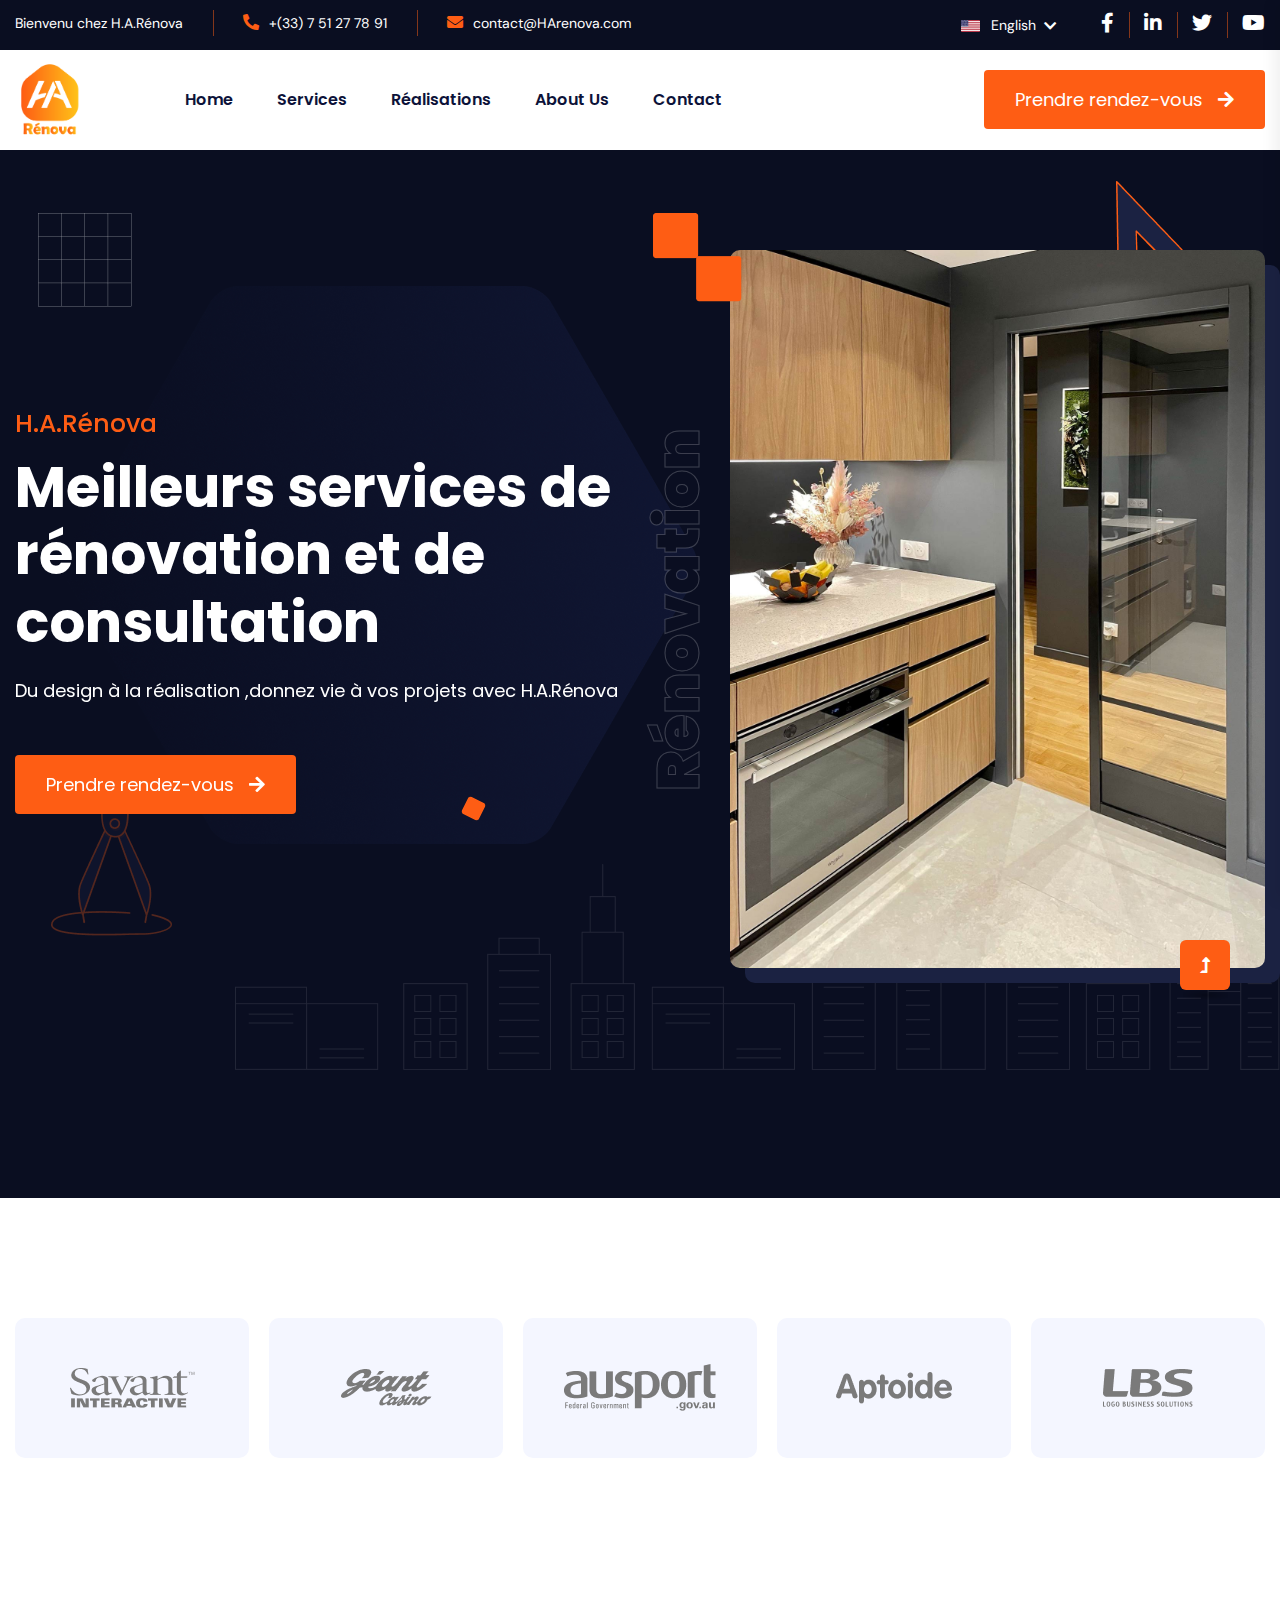
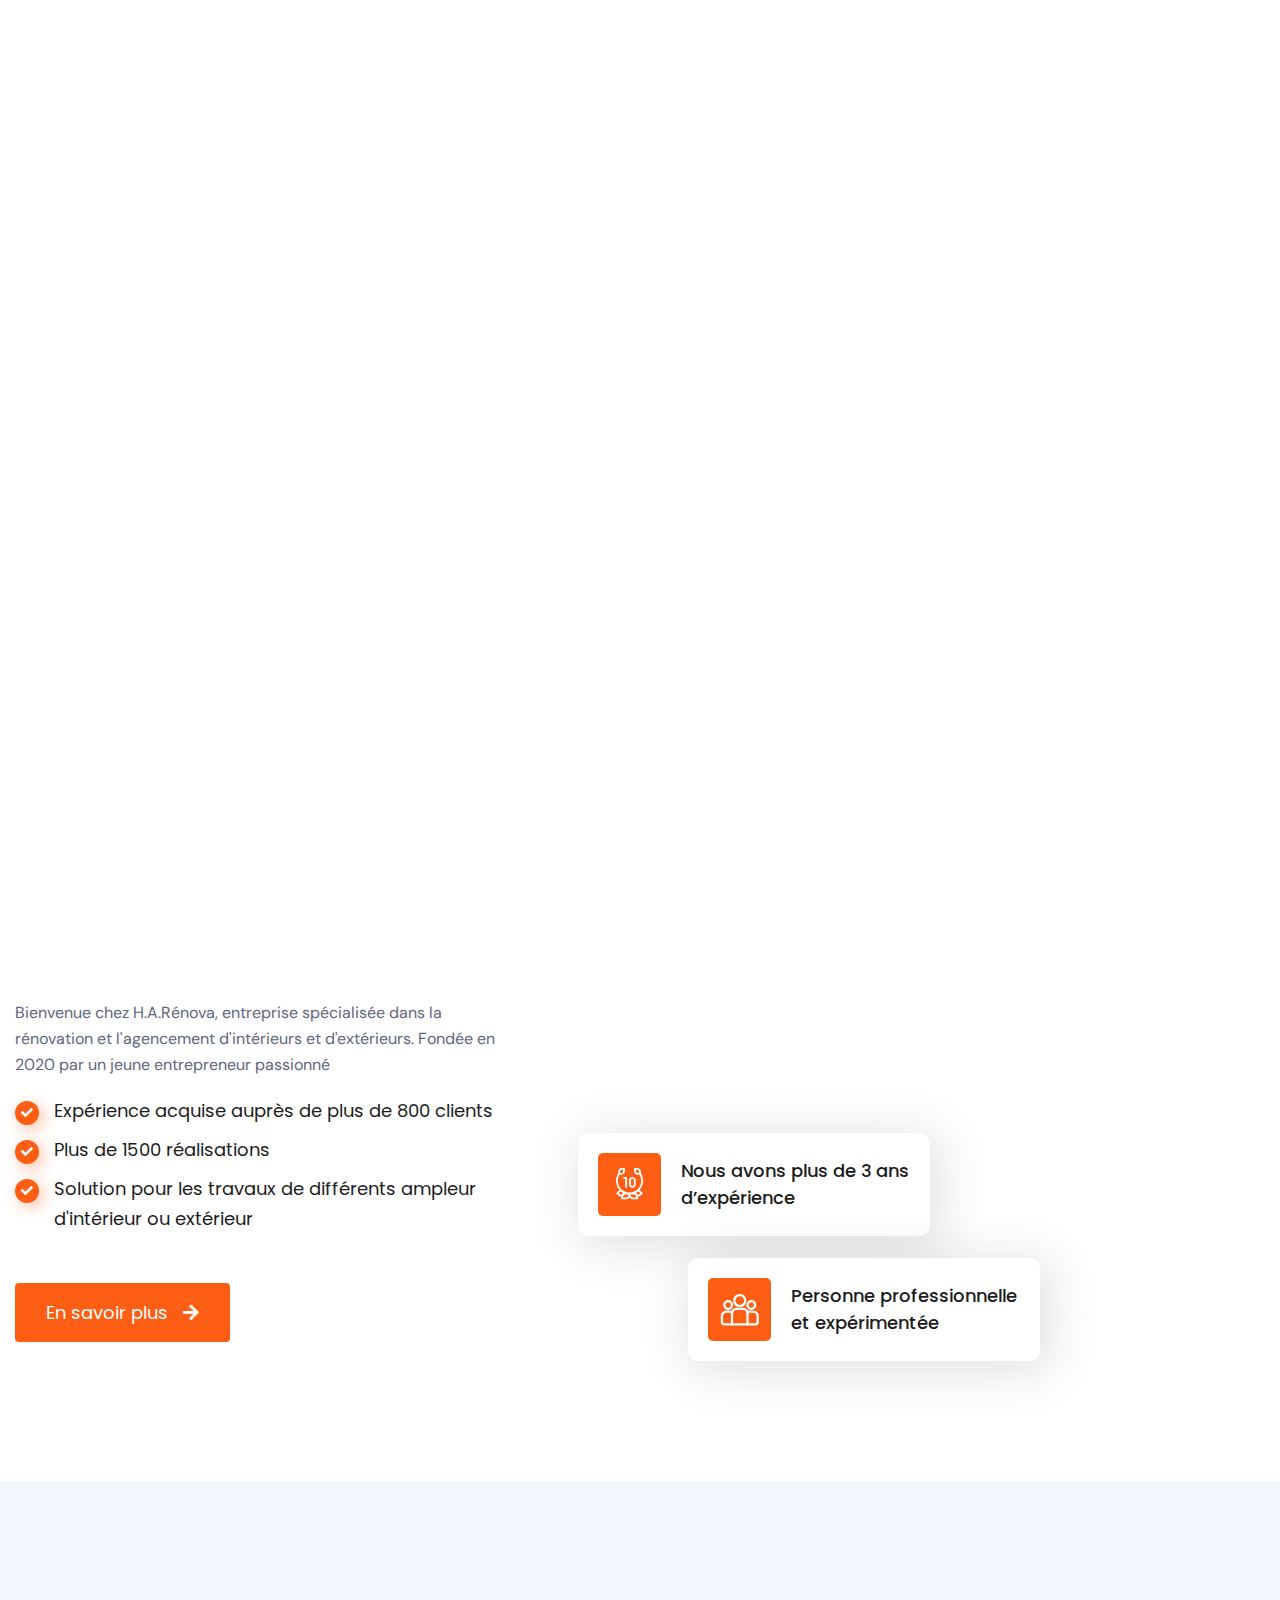
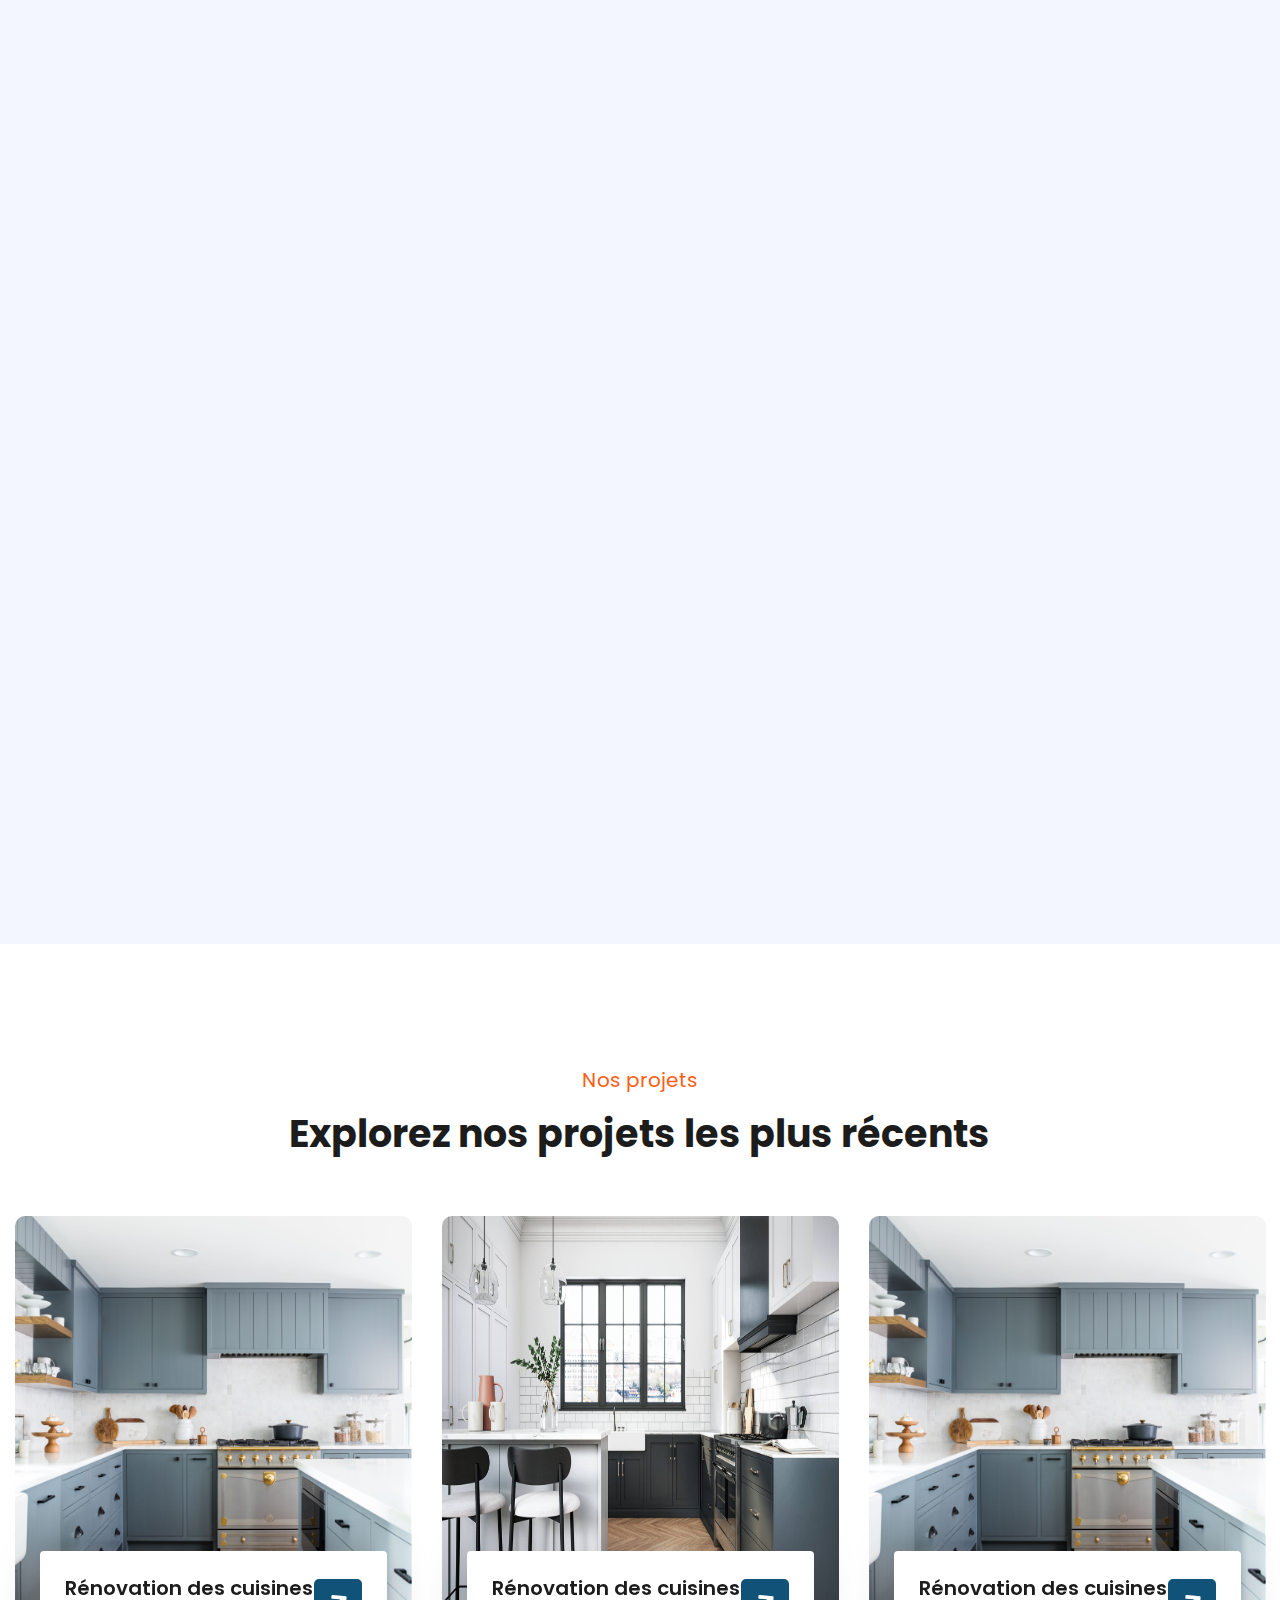
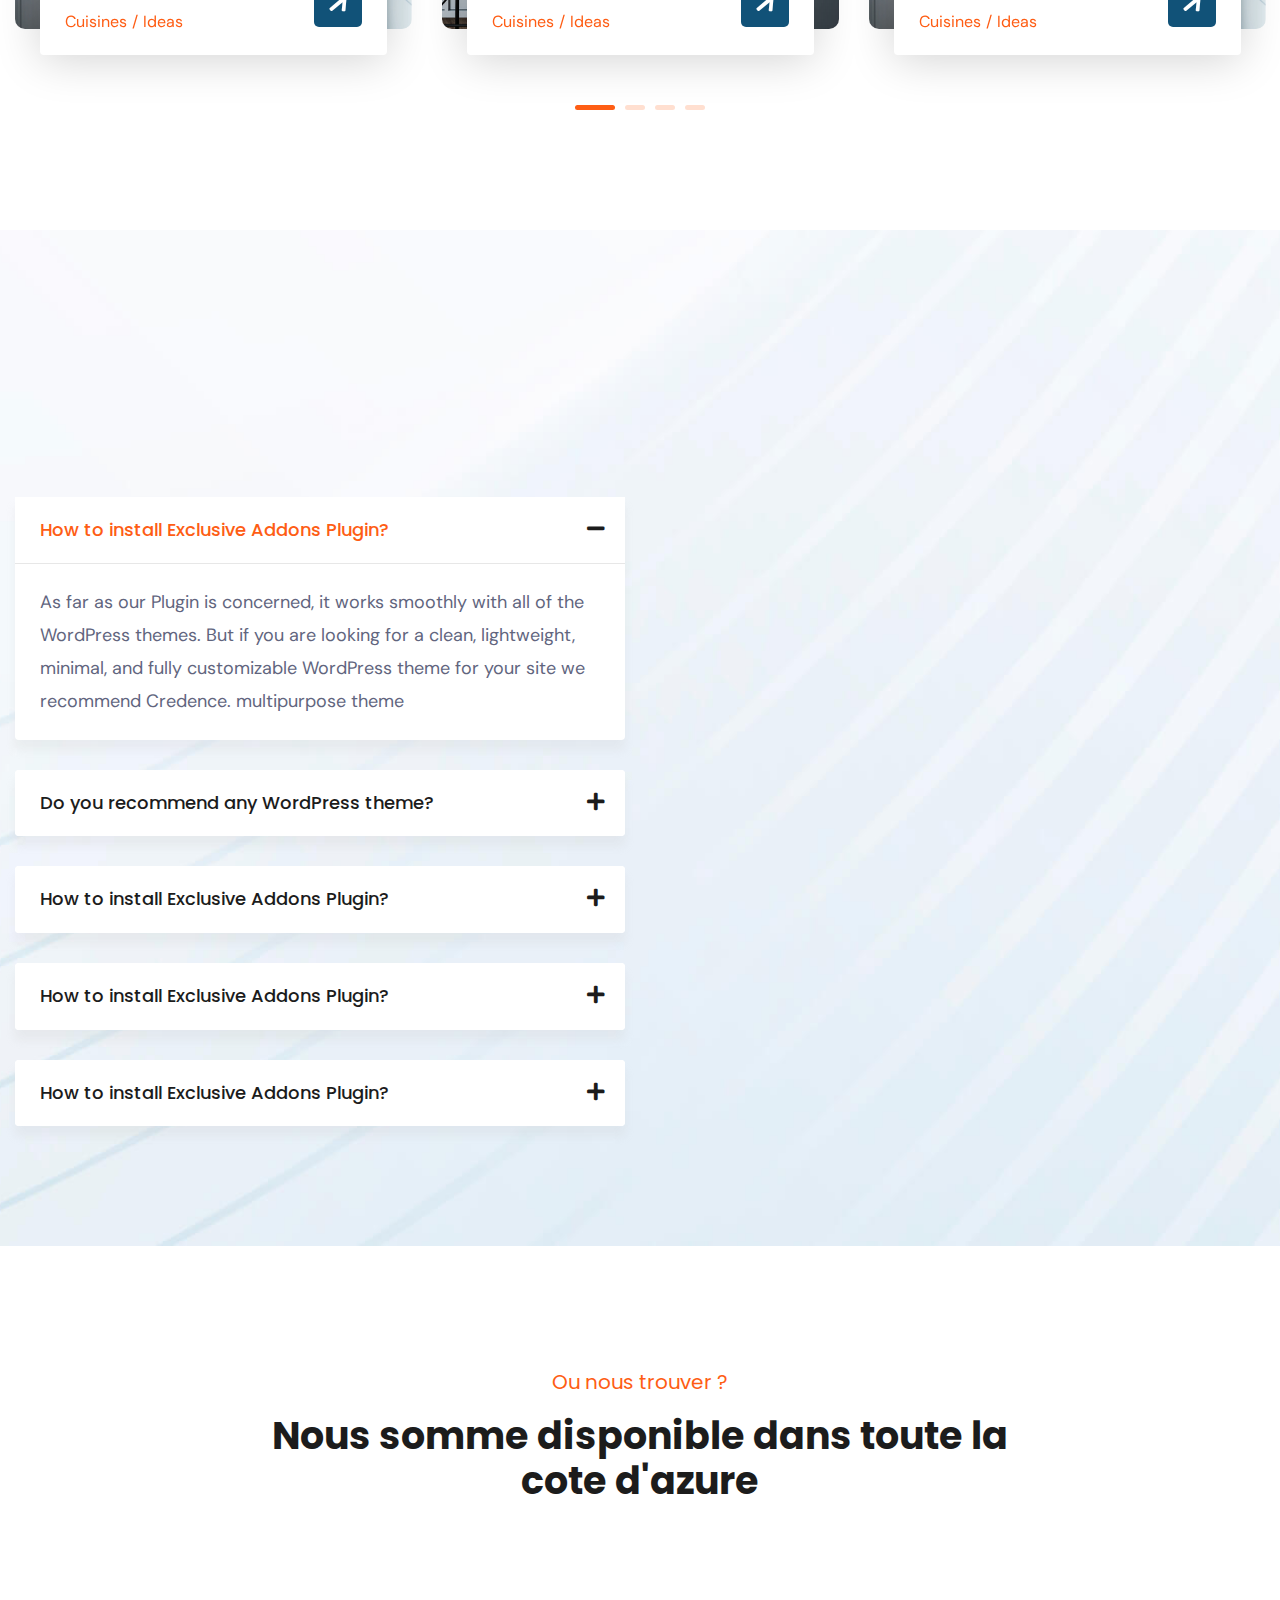
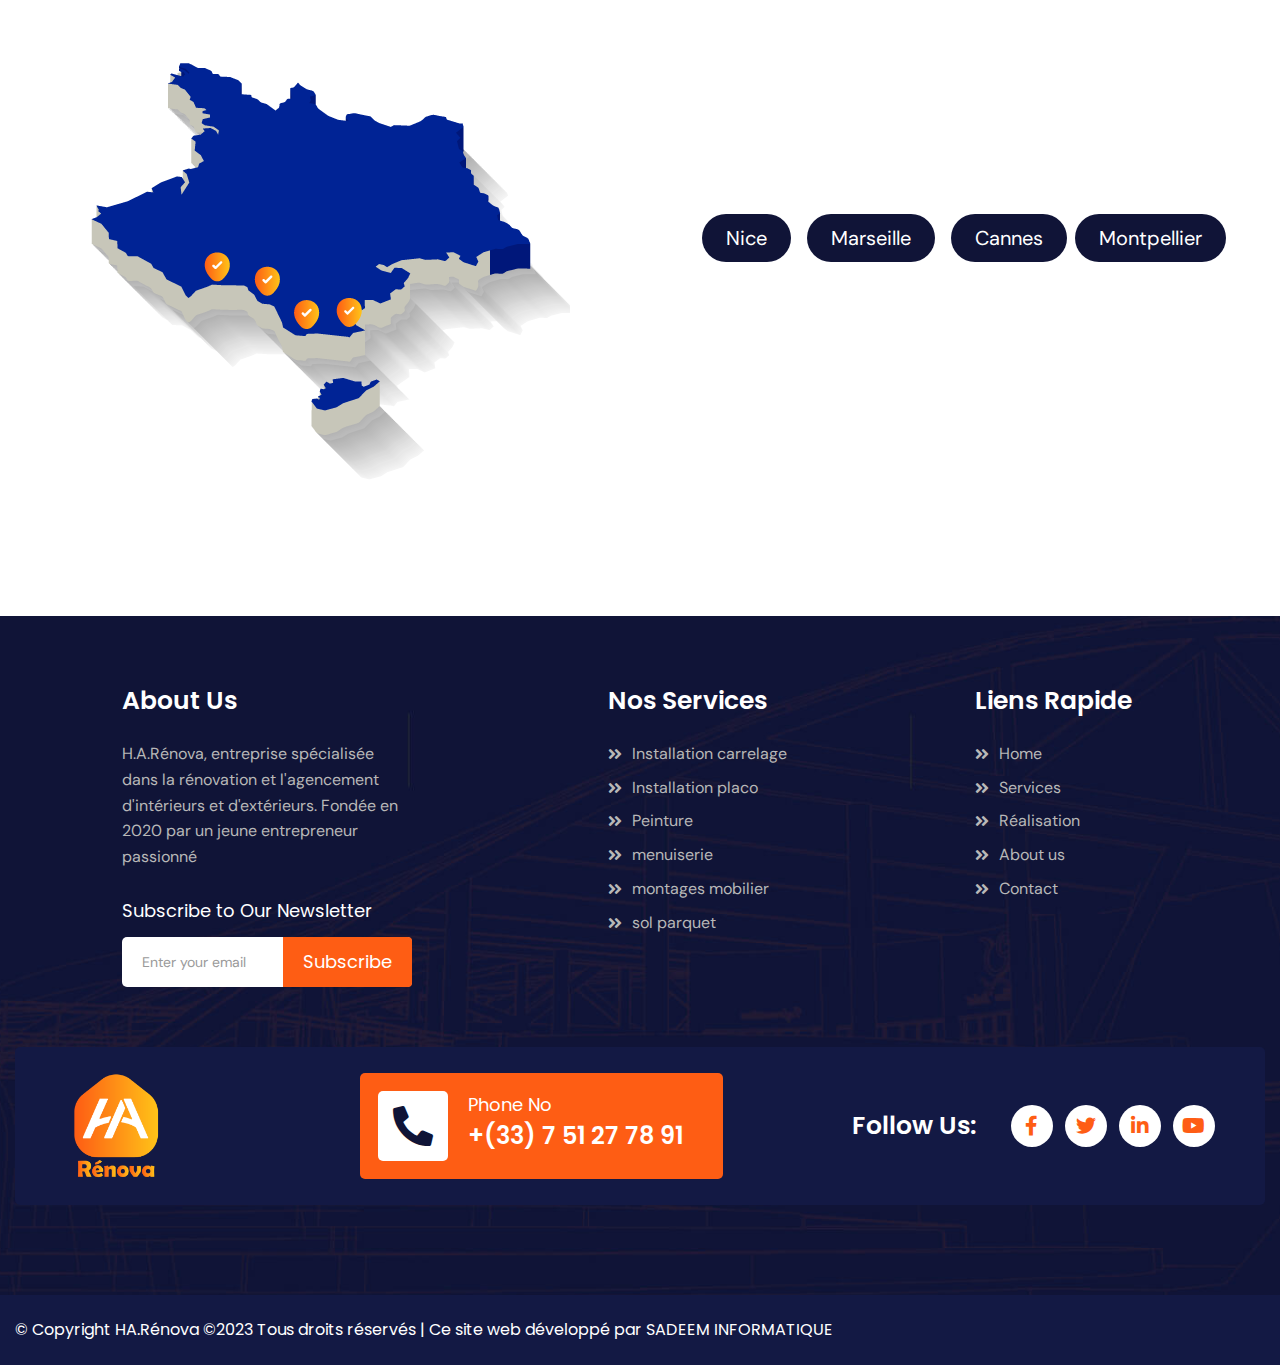
<file: index.html>
<!DOCTYPE html>
<html lang="en">
<head>
    <meta charset="UTF-8">
    <meta http-equiv="X-UA-Compatible" content="IE=edge">
    <meta name="viewport" content="width=device-width, initial-scale=1.0">
    <title>Home</title>

            <!-- CSS here -->
            <link rel="stylesheet" href="assets/css/bootstrap.min.css">
            <link rel="stylesheet" href="assets/css/animate.min.css">
            <link rel="stylesheet" href="assets/css/magnific-popup.css">
            <link rel="stylesheet" href="assets/css/fontawesome-all.min.css">
            <link rel="stylesheet" href="assets/css/odometer.css">
            <link rel="stylesheet" href="assets/css/slick.css">
            <link rel="stylesheet" href="assets/css/tg-cursor.css">
            <link rel="stylesheet" href="assets/css/default.css">
            <link rel="stylesheet" href="assets/css/jarallax.css">
            <link rel="stylesheet" href="assets/css/style.css">
            <link rel="stylesheet" href="assets/css/responsive.css">
</head>
<body>

      <!-- Preloader-start -->
      <div id="preloader">
        <div class="ta-preloader-block">
            <div class="ta-spinner-eff">
                <div class="ta-bar ta-bar-top"></div>
                <div class="ta-bar ta-bar-right"></div>
                <div class="ta-bar ta-bar-bottom"></div>
                <div class="ta-bar ta-bar-left"></div>
            </div>
        </div>
    </div>
    <!-- Preloader-start-end -->

    <!-- Scroll-top -->
    <button class="scroll-top scroll-to-target" data-target="html">
        <i class="fas fa-level-up-alt"></i>
    </button>
    <!-- Scroll-top-end-->


        <!-- header-area -->
        <header>
            <div id="header-fixed-height"></div>
            <div class="header-top-wrap">
                <div class="container">
                    <div class="row">
                        <div class="col-xl-8 col-lg-9">
                            <div class="header-top-left">
                                <ul class="list-wrap">
                                    <li>Bienvenu chez H.A.Rénova</li>
                                    <li><i class="fas fa-phone-alt"></i><a href="tel:0123456789">+(33) 7 51 27 78 91</a></li>
                                    <li><i class="fas fa-envelope"></i><a href="mailto:infoyour@gmail.com">contact@HArenova.com</a></li>
                                </ul>
                            </div>
                        </div>
                        <div class="col-xl-4 col-lg-3">
                            <div class="header-top-right">
                                <div class="header-lang">
                                    <div class="dropdown">
                                        <button class="dropdown-toggle" type="button" id="dropdownMenuButton1" data-bs-toggle="dropdown" aria-haspopup="true" aria-expanded="false">
                                            <img src="assets/img/icon/united-states.jpg" alt=""> English
                                        </button>
                                        <div class="dropdown-menu" aria-labelledby="dropdownMenuButton1">
                                            <a class="dropdown-item" href="index.html"><img src="assets/img/icon/russia.jpg" alt="">Russia</a>
                                            <a class="dropdown-item" href="index.html"><img src="assets/img/icon/india.jpg" alt="">India</a>
                                            <a class="dropdown-item" href="index.html"><img src="assets/img/icon/bangladesh.jpg" alt="">Bangla</a>
                                        </div>
                                    </div>
                                </div>
                                <div class="header-social">
                                    <ul class="list-wrap">
                                        <li><a href="#"><i class="fab fa-facebook-f"></i></a></li>
                                        <li><a href="#"><i class="fab fa-linkedin-in"></i></a></li>
                                        <li><a href="#"><i class="fab fa-twitter"></i></a></li>
                                        <li><a href="#"><i class="fab fa-youtube"></i></a></li>
                                    </ul>
                                </div>
                            </div>
                        </div>
                    </div>
                </div>
            </div>
            <div id="sticky-header" class="menu-area menu-area-three">
                <div class="container">
                    <div class="row">
                        <div class="col-12">
                            <div class="mobile-nav-toggler"><i class="fas fa-bars"></i></div>
                            <div class="menu-wrap">
                                <nav class="menu-nav">
                                    <div class="logo">
                                        <a href="index.html"><img height="75" src="assets/img/logo/logo_ha.png" alt="Logo"></a>
                                    </div>
                                    <div class="navbar-wrap main-menu d-none d-lg-flex">
                                        <ul class="navigation">
                                             <li><a href="index.html">Home</a></li>
                                            <!-- <li class="active menu-item-has-children"><a href="#">Home</a>
                                                <ul class="sub-menu">
                                                    <li><a href="index.html">Home One</a></li>
                                                    <li><a href="index-2.html">Home Two</a></li>
                                                    <li class="active"><a href="index-3.html">Home Three</a></li>
                                                    <li><a href="index-4.html">Home Four</a></li>
                                                </ul>
                                            </li> -->
                                            <li><a href="services.html">Services</a></li>
                                            <li><a href="project.html">Réalisations</a></li>
                                            <li><a href="about.html">About us</a></li>
                                            <!-- <li class="menu-item-has-children"><a href="#">Services</a>
                                                <ul class="sub-menu">
                                                    <li><a href="services.html">Services Page</a></li>
                                                    <li><a href="services-details.html">Services Details</a></li>
                                                </ul>
                                            </li> -->
                                            <!-- <li class="menu-item-has-children"><a href="#">Réalisations</a>
                                                <ul class="sub-menu">
                                                    <li><a href="project.html">Project Page</a></li>
                                                    <li><a href="project-details.html">Project Details</a></li>
                                                    <li><a href="team.html">Our Team</a></li>
                                                    <li><a href="team-details.html">Team Details</a></li>
                                                    <li><a href="error.html">404 Error</a></li>
                                                </ul>
                                            </li> -->
                                            <!-- <li class="menu-item-has-children"><a href="#">Pages</a>
                                                <ul class="sub-menu">
                                                    <li><a href="project.html">Project Page</a></li>
                                                    <li><a href="project-details.html">Project Details</a></li>
                                                    <li><a href="team.html">Our Team</a></li>
                                                    <li><a href="team-details.html">Team Details</a></li>
                                                    <li><a href="error.html">404 Error</a></li>
                                                </ul>
                                            </li> -->
                                            <!-- <li class="menu-item-has-children"><a href="#">Blog</a>
                                                <ul class="sub-menu">
                                                    <li><a href="blog.html">Our Blog</a></li>
                                                    <li><a href="blog-details.html">Blog Details</a></li>
                                                </ul>
                                            </li> -->
                                            <li><a href="contact.html">Contact</a></li>
                                        </ul>
                                    </div>
                                    <div class="header-action d-none d-md-block">
                                        <ul class="list-wrap">
                                            <li class="header-btn"><a href="contact.html" class="btn">Prendre rendez-vous</a></li>
                                        </ul>
                                    </div>
                                </nav>
                            </div>

                            <!-- Mobile Menu  -->
                            <div class="mobile-menu">
                                <nav class="menu-box">
                                    <div class="close-btn"><i class="fas fa-times"></i></div>
                                    <div class="nav-logo">
                                        <a href="index.html"><img src="assets/img/logo/logo_02.png" alt="Logo"></a>
                                    </div>
                                    <div class="menu-outer">
                                        <!--Here Menu Will Come Automatically Via Javascript / Same Menu as in Header-->
                                    </div>
                                    <div class="social-links">
                                        <ul class="clearfix list-wrap">
                                            <li><a href="#"><i class="fab fa-facebook-f"></i></a></li>
                                            <li><a href="#"><i class="fab fa-twitter"></i></a></li>
                                            <li><a href="#"><i class="fab fa-instagram"></i></a></li>
                                            <li><a href="#"><i class="fab fa-linkedin-in"></i></a></li>
                                            <li><a href="#"><i class="fab fa-youtube"></i></a></li>
                                        </ul>
                                    </div>
                                </nav>
                            </div>
                            <div class="menu-backdrop"></div>
                            <!-- End Mobile Menu -->

                        </div>
                    </div>
                </div>
            </div>
        </header>
        <!-- header-area-end -->

        <!-- banner-area -->
        <section class="banner-area-two parallax">
            <div class="container">
                <div class="row align-items-center justify-content-center">
                    <div class="col-lg-6 col-md-10 order-0 order-lg-2">
                        <div class="banner-img-wrap">
                            <img src="./IMG/kit01.jpg" alt="">
                            <div class="overly-text">
                                <h2 class="title">Rénovation</h2>
                            </div>
                        </div>
                    </div>
                    <div class="col-lg-6">
                        <div class="banner-content-two">
                            <span class="sub-title wow fadeInUp" data-wow-delay=".2s">H.A.Rénova</span>
                            <h2 class="title wow fadeInUp" data-wow-delay=".4s">Meilleurs services de rénovation et de consultation</h2>
                            <p class="wow fadeInUp" data-wow-delay=".6s">Du design à la réalisation ,donnez vie à vos projets avec H.A.Rénova</p>
                            <a href="project.html" class="btn wow fadeInUp" data-wow-delay=".8s">Prendre rendez-vous</a>
                        </div>
                    </div>
                </div>
            </div>
            <div class="banner-shape-wrap">
                <ul class="list-wrap">
                    <li><img src="assets/img/banner/h3_banner_shape01.png" alt="" class="layer" data-depth="0.3"></li>
                    <li><img src="assets/img/banner/h3_banner_shape02.png" alt="" class="layer" data-depth="0.3"></li>
                    <li><img src="assets/img/banner/h3_banner_shape03.png" alt="" class="layer" data-depth="0.1"></li>
                    <li><img src="assets/img/banner/h3_banner_shape04.png" alt="" class="layer" data-depth="0.2"></li>
                    <li><img src="assets/img/banner/h3_banner_shape05.png" alt="" class="wow fadeInLeft" data-wow-delay=".4s"></li>
                    <li><img src="assets/img/banner/h3_banner_shape06.png" alt=""></li>
                    <li><img src="assets/img/banner/h3_banner_shape07.png" alt="" class="rotateme"></li>
                </ul>
            </div>
        </section>
        <!-- banner-area-end -->


        <!-- brand-area -->
        <div class="inner-brand-area inner-brand-two pt-120">
            <div class="container">
                <div class="row brand-active-three">
                    <div class="col-12">
                        <div class="brand-item">
                            <img src="assets/img/brand/brand_img01.png" alt="">
                        </div>
                    </div>
                    <div class="col-12">
                        <div class="brand-item">
                            <img src="assets/img/brand/brand_img02.png" alt="">
                        </div>
                    </div>
                    <div class="col-12">
                        <div class="brand-item">
                            <img src="assets/img/brand/brand_img03.png" alt="">
                        </div>
                    </div>
                    <div class="col-12">
                        <div class="brand-item">
                            <img src="assets/img/brand/brand_img04.png" alt="">
                        </div>
                    </div>
                    <div class="col-12">
                        <div class="brand-item">
                            <img src="assets/img/brand/brand_img05.png" alt="">
                        </div>
                    </div>
                    <div class="col-12">
                        <div class="brand-item">
                            <img src="assets/img/brand/brand_img06.png" alt="">
                        </div>
                    </div>
                    <div class="col-12">
                        <div class="brand-item">
                            <img src="assets/img/brand/brand_img03.png" alt="">
                        </div>
                    </div>
                </div>
            </div>
        </div>
        <!-- brand-area-end -->



        <!-- features-area -->
        <section class="features-area pt-120 pb-90">
            <div class="container">
                <div class="row justify-content-center">
                    <div class="col-lg-4 col-md-6">
                        <div class="features-item wow fadeInUp" data-wow-delay=".2s">
                            <div class="features-item-inner">
                                <div class="features-content">
                                    <h4 class="title">Santé et sécurité</h4>
                                    <p>La santé et la sécurité de notre personnel et de nos clients est une priorité absolue</p>
                                    <a href="services-details.html" class="link-btn"><i class="fas fa-arrow-right"></i>voir plus</a>
                                </div>
                                <div class="features-icon">
                                    <img src="assets/img/icon/sante.svg" alt="">
                                </div>
                            </div>
                        </div>
                    </div>


                    <div class="col-lg-4 col-md-6">
                        <div class="features-item wow fadeInUp" data-wow-delay=".4s">
                            <div class="features-item-inner">
                                <div class="features-content">
                                    <h4 class="title">Environnement</h4>
                                    <p>Des produits écologiques et des méthodes respectueuses de l'environnement.</p>
                                    <a href="services-details.html" class="link-btn"><i class="fas fa-arrow-right"></i>voir plus</a>
                                </div>
                                <div class="features-icon">
                                    <img src="assets/img/icon/env.svg" alt="">
                                </div>
                            </div>
                        </div>
                    </div>


                    <div class="col-lg-4 col-md-6">
                        <div class="features-item wow fadeInUp" data-wow-delay=".6s">
                            <div class="features-item-inner">
                                <div class="features-content">
                                    <h4 class="title">Intervention de qualité</h4>
                                    <p>Nous sommes fiers de fournir une intervention de qualité supérieure à tous nos clients.</p>
                                    <a href="services-details.html" class="link-btn"><i class="fas fa-arrow-right"></i>voir plus</a>
                                </div>
                                <div class="features-icon">
                                    <img src="assets/img/icon/qty.svg" alt="">
                                </div>
                            </div>
                        </div>
                    </div>



                    <div class="col-lg-4 col-md-6">
                        <div class="features-item wow fadeInUp" data-wow-delay=".2s">
                            <div class="features-item-inner">
                                <div class="features-content">
                                    <h4 class="title">Innovation </h4>
                                    <p>Nous cherchons constamment à améliorer notre intervention grâce à l'innovation technologique.</p>
                                    <a href="services-details.html" class="link-btn"><i class="fas fa-arrow-right"></i>voir plus</a>
                                </div>
                                <div class="features-icon">
                                    <img src="assets/img/icon/tech.svg" alt="">
                                </div>
                            </div>
                        </div>
                    </div>


                    <div class="col-lg-4 col-md-6">
                        <div class="features-item wow fadeInUp" data-wow-delay=".4s">
                            <div class="features-item-inner">
                                <div class="features-content">
                                    <h4 class="title">Formation</h4>
                                    <p>Nous investissons dans la formation et le développement professionnel de notre personnel </p>
                                    <a href="services-details.html" class="link-btn"><i class="fas fa-arrow-right"></i>voir plus</a>
                                </div>
                                <div class="features-icon">
                                    <img src="assets/img/icon/dev.svg" alt="">
                                </div>
                            </div>
                        </div>
                    </div>


                    <div class="col-lg-4 col-md-6">
                        <div class="features-item wow fadeInUp" data-wow-delay=".6s">
                            <div class="features-item-inner">
                                <div class="features-content">
                                    <h4 class="title">Communication</h4>
                                    <p>Nous nous engageons à une communication transparente et ouverte avec nos clients.</p>
                                    <a href="services-details.html" class="link-btn"><i class="fas fa-arrow-right"></i>voir plus</a>
                                </div>
                                <div class="features-icon">
                                    <img src="assets/img/icon/com.svg" alt="">
                                </div>
                            </div>
                        </div>
                    </div>



                </div>
            </div>
        </section>
        <!-- features-area-end -->


        <!-- about-area -->
        <section class="about-area pb-120 pt-120">
            <div class="container">
                <div class="row align-items-center">
                    <div class="col-xl-7 col-lg-6 order-0 order-lg-2">
                        <div class="about-img-wrap">
                            <img src="./IMG/kit02.jpg" width="369" height="550" alt="" class="wow fadeInRight" data-wow-delay=".4s">
                            <img src="./IMG/kit03.jpg" width="223" height="473" alt="" class="wow fadeInRight" data-wow-delay=".2s">
                            <div class="about-experiences-wrap">
                                <div class="experiences-item">
                                    <div class="icon">
                                        <img src="assets/img/icon/about_icon01.svg" alt="">
                                    </div>
                                    <div class="content">
                                        <h6 class="title">Nous avons plus de 3 ans d’expérience</h6>
                                    </div>
                                </div>
                                <div class="experiences-item">
                                    <div class="icon">
                                        <img src="assets/img/icon/about_icon02.svg" alt="">
                                    </div>
                                    <div class="content">
                                        <h6 class="title">Personne professionnelle et expérimentée</h6>
                                    </div>
                                </div>
                            </div>
                        </div>
                    </div>
                    <div class="col-xl-5 col-lg-6">
                        <div class="about-content">
                            <div class="section-title mb-25 tg-heading-subheading animation-style3">
                                <span class="sub-title tg-element-title">Qui sommes-nous</span>
                                <h2 class="title tg-element-title">Transformer votre espace selon vos goûts et vos besoins</h2>
                            </div>
                            <p>Bienvenue chez H.A.Rénova, entreprise spécialisée dans la rénovation et l'agencement d'intérieurs et d'extérieurs. Fondée en 2020 par un jeune entrepreneur passionné</p>
                            <div class="about-list">
                                <ul class="list-wrap">
                                    <li><i class="fas fa-check"></i>Expérience acquise auprès de plus de 800 clients</li>
                                    <li><i class="fas fa-check"></i>Plus de 1500 réalisations</li>
                                    <li><i class="fas fa-check"></i>Solution pour les travaux de différents ampleur d'intérieur ou extérieur</li>
                                </ul>
                            </div>
                            <a href="about.html" class="btn">En savoir plus</a>
                        </div>
                    </div>
                </div>
            </div>
        </section>
        <!-- about-area-end -->

        <!-- Comment ça marche -area -->
        <section class="services-area">
            <div class="container">
                <div class="row justify-content-center">
                    <div class="col-lg-6">
                        <div class="section-title text-center mb-50 tg-heading-subheading animation-style3">
                            <span class="sub-title tg-element-title">Comment ça marche</span>
                            <h2 class="title tg-element-title">Donner vie à vos idées de rénovation en seulement 5 etapes</h2>
                        </div>
                    </div>
                </div>
                <div class="row justify-content-center">
                    <div class="col-lg-4 col-md-6 col-sm-10">
                        <div class="services-item wow fadeInUp" data-wow-delay=".2s" data-background="./IMG/prise_de_contact.jpeg">
                            <div class="services-icon">
                                <img src="assets/img/icon/contact.svg" alt="">
                            </div>
                            <div class="services-content">
                                <h2 class="title"><a href="services-details.html">Prise de contact</a></h2>
                                <h2 class="number">01</h2>
                            </div>
                            <div class="services-overlay-content">
                                <h2 class="title"><a href="services-details.html">Prise de contact</a></h2>
                                <p>Prise de contact avec le client pour discuter et comprendre ses besoins et ses attentes en matière de rénovation</p>
                                <!-- <a href="services-details.html" class="read-more">Read More <i class="fas fa-arrow-right"></i></a> -->
                            </div>
                        </div>
                    </div>
                    <div class="col-lg-4 col-md-6 col-sm-10">
                        <div class="services-item wow fadeInUp" data-wow-delay=".4s" data-background="./IMG/conception_3d.jpg">
                            <div class="services-icon">
                                <img src="assets/img/icon/3d.svg" alt="">
                            </div>
                            <div class="services-content">
                                <h2 class="title"><a href="services-details.html">La Conception 3D</a></h2>
                                <h2 class="number">02</h2>
                            </div>
                            <div class="services-overlay-content">
                                <h2 class="title"><a href="services-details.html">La Conception 3D</a></h2>
                                <p>H.A.Rénova conçoit en 3D un modèle représentant le projet. Cette conception 3D permet de visualiser le résultat attendu, de cerner le projet et d’envisager avec le client toutes les options possibles. </p>
                                <!-- <a href="services-details.html" class="read-more">Read More <i class="fas fa-arrow-right"></i></a> -->
                            </div>
                        </div>
                    </div>
                    <div class="col-lg-4 col-md-6 col-sm-10">
                        <div class="services-item wow fadeInUp" data-wow-delay=".6s" data-background="./IMG/contrat.jpg">
                            <div class="services-icon">
                                <img src="assets/img/icon/contract.svg" alt="">
                            </div>
                            <div class="services-content">
                                <h2 class="title"><a href="services-details.html">Le contrat de réalisation</a></h2>
                                <h2 class="number">03</h2>
                            </div>
                            <div class="services-overlay-content">
                                <h2 class="title"><a href="services-details.html">Le contrat de réalisation</a></h2>
                                <p>C’est l’étape de élaboration du devis et de estimation des coûts.</p>
                                <!-- <a href="services-details.html" class="read-more">Read More <i class="fas fa-arrow-right"></i></a> -->
                            </div>
                        </div>
                    </div>
                    <div class="col-lg-4 col-md-6 col-sm-10">
                        <div class="services-item wow fadeInUp" data-wow-delay=".3s" data-background="./IMG/cuisine_travaux.jpg">
                            <div class="services-icon">
                                <img src="assets/img/icon/worker.svg" alt="">
                            </div>
                            <div class="services-content">
                                <h2 class="title"><a href="services-details.html">Le Lancement des Travaux</a></h2>
                                <h2 class="number">04</h2>
                            </div>
                            <div class="services-overlay-content">
                                <h2 class="title"><a href="services-details.html">Le Lancement des Travaux</a></h2>
                                <p>H.A RENOVA établira un planning des travaux. Le client est régulièrement informé de l’avancement des travaux.</p>
                                <!-- <a href="services-details.html" class="read-more">Read More <i class="fas fa-arrow-right"></i></a> -->
                            </div>
                        </div>
                    </div>
                    <div class="col-lg-4 col-md-6 col-sm-10">
                        <div class="services-item wow fadeInUp" data-wow-delay=".6s" data-background="./IMG/kit03.jpg">
                            <div class="services-icon">
                                <img src="assets/img/icon/finish.svg" alt="">
                            </div>
                            <div class="services-content">
                                <h2 class="title"><a href="services-details.html">La Finalisation</a></h2>
                                <h2 class="number">05</h2>
                            </div>
                            <div class="services-overlay-content">
                                <h2 class="title"><a href="services-details.html">La Finalisation</a></h2>
                                <p>Dès l’achèvement des travaux, l'équipe effectue une visite finale pour s'assurer que tout est conforme et en ordre.
                                    La satisfaction du client est consignée dans un procès-verbal de réception définitive.</p>
                                <!-- <a href="services-details.html" class="read-more">Read More <i class="fas fa-arrow-right"></i></a> -->
                            </div>
                        </div>
                    </div>
                </div>
            </div>
        </section>
        <!-- services-area-end -->




        <!-- project-area -->
        <section class="project-area-four pb-120 pt-120">
            <div class="container">
                <div class="row justify-content-center">
                    <div class="col-lg-8">
                        <div class="section-title text-center mb-60">
                            <span class="sub-title">Nos projets </span>
                            <h2 class="title">Explorez nos projets les plus récents</h2>
                        </div>
                    </div>
                </div>
                <div class="row project-active-two">
                    <div class="col-lg-4">
                        <div class="project-item-four">
                            <div class="project-thumb-four">
                                <a href="project-details.html"><img src="./IMG/kit04.jpg" width="464" height="413" alt=""></a>
                            </div>
                            <div class="project-content-four">
                                <div class="content-left">
                                    <h2 class="title"><a href="project-details.html">Rénovation des cuisines</a></h2>
                                    <ul class="list-wrap">
                                        <li><a href="project-details.html">Cuisines</a></li>
                                        <li><a href="project-details.html">Ideas</a></li>
                                    </ul>
                                </div>
                                <div class="content-right">
                                    <a href="project-details.html" class="link-btn"><i class="fas fa-arrow-right"></i></a>
                                </div>
                            </div>
                        </div>
                    </div>
                    <div class="col-lg-4">
                        <div class="project-item-four">
                            <div class="project-thumb-four">
                                <a href="project-details.html"><img src="./IMG/kit05.jpg"  width="464" height="413" alt=""></a>
                            </div>
                            <div class="project-content-four">
                                <div class="content-left">
                                    <h2 class="title"><a href="project-details.html">Rénovation des cuisines</a></h2>
                                    <ul class="list-wrap">
                                        <li><a href="project-details.html">Cuisines</a></li>
                                        <li><a href="project-details.html">Ideas</a></li>
                                    </ul>
                                </div>
                                <div class="content-right">
                                    <a href="project-details.html" class="link-btn"><i class="fas fa-arrow-right"></i></a>
                                </div>
                            </div>
                        </div>
                    </div>
                    <div class="col-lg-4">
                        <div class="project-item-four">
                            <div class="project-thumb-four">
                                <a href="project-details.html"><img src="./IMG/kit04.jpg" width="464" height="413" alt=""></a>
                            </div>
                            <div class="project-content-four">
                                <div class="content-left">
                                    <h2 class="title"><a href="project-details.html">Rénovation des cuisines</a></h2>
                                    <ul class="list-wrap">
                                        <li><a href="project-details.html">Cuisines</a></li>
                                        <li><a href="project-details.html">Ideas</a></li>
                                    </ul>
                                </div>
                                <div class="content-right">
                                    <a href="project-details.html" class="link-btn"><i class="fas fa-arrow-right"></i></a>
                                </div>
                            </div>
                        </div>
                    </div>
                    <div class="col-lg-4">
                        <div class="project-item-four">
                            <div class="project-thumb-four">
                                <a href="project-details.html"><img src="./IMG/kit05.jpg"  width="464" height="413" alt=""></a>
                            </div>
                            <div class="project-content-four">
                                <div class="content-left">
                                    <h2 class="title"><a href="project-details.html">Rénovation des cuisines</a></h2>
                                    <ul class="list-wrap">
                                        <li><a href="project-details.html">Cuisines</a></li>
                                        <li><a href="project-details.html">Ideas</a></li>
                                    </ul>
                                </div>
                                <div class="content-right">
                                    <a href="project-details.html" class="link-btn"><i class="fas fa-arrow-right"></i></a>
                                </div>
                            </div>
                        </div>
                    </div>
                </div>
            </div>
        </section>
        <!-- project-area-end -->



        <!-- faq-area -->
        <section class="faq-area faq-bg" data-background="assets/img/bg/faq_bg.jpg">
            <div class="container">
                <div class="row justify-content-center">
                    <div class="col-lg-10">
                        <div class="section-title text-center mb-60 tg-heading-subheading animation-style3">
                            <span class="sub-title tg-element-title">Faqs</span>
                            <h2 class="title tg-element-title">Vous avez des questions et des réponses?</h2>
                        </div>
                    </div>
                </div>
                <div class="row align-items-center justify-content-center">
                    <div class="col-xl-6 col-lg-10 order-0 order-xl-2">
                        <div class="faq-img-wrap">
                            <img src="./IMG/placo.jpeg"  width="332" height="628"  alt="" class="wow fadeInRight" data-wow-delay=".4s">
                            <img src="./IMG/sol.jpeg" width="332" height="628" alt="" class="wow fadeInRight" data-wow-delay=".2s">
                            <div class="overlay-text wow fadeInUp" data-wow-delay=".6s">
                                <h2 class="title">FAQ</h2>
                            </div>
                        </div>
                    </div>
                    <div class="col-xl-6">
                        <div class="faq-wrap">
                            <div class="accordion" id="accordionExample">
                                <div class="accordion-item">
                                    <h2 class="accordion-header" id="headingOne">
                                        <button class="accordion-button" type="button" data-bs-toggle="collapse" data-bs-target="#collapseOne" aria-expanded="true" aria-controls="collapseOne">
                                            How to install Exclusive Addons Plugin?
                                        </button>
                                    </h2>
                                    <div id="collapseOne" class="accordion-collapse collapse show" aria-labelledby="headingOne"
                                        data-bs-parent="#accordionExample">
                                        <div class="accordion-body">
                                            <p>As far as our Plugin is concerned, it works smoothly with all of the WordPress themes. But if you are looking for a clean, lightweight, minimal, and fully customizable WordPress theme for your site we recommend Credence.  multipurpose theme</p>
                                        </div>
                                    </div>
                                </div>
                                <div class="accordion-item">
                                    <h2 class="accordion-header" id="headingTwo">
                                        <button class="accordion-button collapsed" type="button" data-bs-toggle="collapse"
                                            data-bs-target="#collapseTwo" aria-expanded="false" aria-controls="collapseTwo">
                                            Do you recommend any WordPress theme?
                                        </button>
                                    </h2>
                                    <div id="collapseTwo" class="accordion-collapse collapse" aria-labelledby="headingTwo"
                                        data-bs-parent="#accordionExample">
                                        <div class="accordion-body">
                                            <p>As far as our Plugin is concerned, it works smoothly with all of the WordPress themes. But if you are looking for a clean, lightweight, minimal, and fully customizable WordPress theme for your site we recommend Credence.  multipurpose theme</p>
                                        </div>
                                    </div>
                                </div>
                                <div class="accordion-item">
                                    <h2 class="accordion-header" id="headingThree">
                                        <button class="accordion-button collapsed" type="button" data-bs-toggle="collapse"
                                            data-bs-target="#collapseThree" aria-expanded="false" aria-controls="collapseThree">
                                            How to install Exclusive Addons Plugin?
                                        </button>
                                    </h2>
                                    <div id="collapseThree" class="accordion-collapse collapse" aria-labelledby="headingThree"
                                        data-bs-parent="#accordionExample">
                                        <div class="accordion-body">
                                            <p>As far as our Plugin is concerned, it works smoothly with all of the WordPress themes. But if you are looking for a clean, lightweight, minimal, and fully customizable WordPress theme for your site we recommend Credence.  multipurpose theme</p>
                                        </div>
                                    </div>
                                </div>
                                <div class="accordion-item">
                                    <h2 class="accordion-header" id="headingFour">
                                        <button class="accordion-button collapsed" type="button" data-bs-toggle="collapse"
                                            data-bs-target="#collapseFour" aria-expanded="false" aria-controls="collapseFour">
                                            How to install Exclusive Addons Plugin?
                                        </button>
                                    </h2>
                                    <div id="collapseFour" class="accordion-collapse collapse" aria-labelledby="headingFour"
                                        data-bs-parent="#accordionExample">
                                        <div class="accordion-body">
                                            <p>As far as our Plugin is concerned, it works smoothly with all of the WordPress themes. But if you are looking for a clean, lightweight, minimal, and fully customizable WordPress theme for your site we recommend Credence.  multipurpose theme</p>
                                        </div>
                                    </div>
                                </div>
                                <div class="accordion-item">
                                    <h2 class="accordion-header" id="headingFive">
                                        <button class="accordion-button collapsed" type="button" data-bs-toggle="collapse"
                                            data-bs-target="#collapseFive" aria-expanded="false" aria-controls="collapseFive">
                                            How to install Exclusive Addons Plugin?
                                        </button>
                                    </h2>
                                    <div id="collapseFive" class="accordion-collapse collapse" aria-labelledby="headingFive"
                                        data-bs-parent="#accordionExample">
                                        <div class="accordion-body">
                                            <p>As far as our Plugin is concerned, it works smoothly with all of the WordPress themes. But if you are looking for a clean, lightweight, minimal, and fully customizable WordPress theme for your site we recommend Credence.  multipurpose theme</p>
                                        </div>
                                    </div>
                                </div>
                            </div>
                        </div>
                    </div>
                </div>
            </div>
        </section>
        <!-- faq-area-end -->




            <!-- Map section -->
        <section class="container pt-120 pb-120" style="min-height: 100vh;">
            <div class="cotnainer">
                <div class="row justify-content-center " style="margin-bottom: 2rem;">
                    <div class="col-lg-8">
                        <div class="section-title text-center mb-60">
                            <span class="sub-title">Ou nous trouver ?</span>
                            <h2 class="title">Nous somme disponible dans toute la cote d'azure</h2>
                        </div>
                    </div>
                </div>
                <div class="row">
                    <div class="col-12 col-lg-6 order-lg-1 d-flex flex-wrap justify-content-center align-items-center">
                        <p  class="py-2 px-4 mx-2" style="
                            color: white; background-color: #101437;
                            border-radius: 50px;
                            /* font-family: europab; */
                            font-size: 1.25rem;
                        " >Nice</p>

                        <p  class="py-2 px-4 mx-2" style="
                            color: white; background-color: #101437;
                            border-radius: 50px;
                            /* font-family: europab; */
                            font-size: 1.25rem;
                        " >Marseille</p>
                        <p  class="py-2 px-4 mx-2" style="
                            color: white; background-color: #101437;
                            border-radius: 50px;
                            /* font-family: europab; */
                            font-size: 1.25rem;
                        " >Cannes</p>
                        <p  class="py-2 px-4" style="
                            color: white; background-color: #101437;
                            border-radius: 50px;
                            /* font-family: europab; */
                            font-size: 1.25rem;
                        " >Montpellier</p>
                    </div>
                    <div class="col-12 col-lg-6 order-lg-0 d-flex justify-content-center">
                        <img src="./IMG/renova-zones.png" class="image-fluid" alt="">
                    </div>


                </div>
            </div>
        </section>
            <!-- map section end -->



        <!-- footer-area -->
        <footer>
            <div class="footer-area footer-bg" data-background="assets/img/bg/footer_bg.jpg">
                <div class="footer-top">
                    <div class="container">
                        <div class="row d-flex  justify-content-evenly ">
                            <div class="col-xl-3 col-lg-4 col-md-7">
                                <div class="footer-widget">
                                    <h2 class="fw-title">About Us</h2>
                                    <div class="footer-content">
                                        <p>H.A.Rénova, entreprise spécialisée dans la rénovation et l'agencement d'intérieurs et d'extérieurs. Fondée en 2020 par un jeune entrepreneur passionné</p>
                                        <div class="footer-newsletter">
                                            <h4 class="title">Subscribe to Our Newsletter</h4>
                                            <form action="#">
                                                <input type="text" placeholder="Enter your email">
                                                <button type="submit" class="btn btn-two">Subscribe</button>
                                            </form>
                                        </div>
                                    </div>
                                </div>
                            </div>
                            <div class="col-xl-3 col-lg-4 col-md-5 col-sm-6">
                                <div class="footer-widget">
                                    <h2 class="fw-title">Nos Services</h2>
                                    <div class="footer-link">
                                        <ul class="list-wrap">
                                            <li><a href="index.html"><i class="fas fa-angle-double-right"></i>Installation carrelage</a></li>
                                            <li><a href="services.html"><i class="fas fa-angle-double-right"></i>Installation placo</a></li>
                                            <li><a href="project.html"><i class="fas fa-angle-double-right"></i>Peinture</a></li>
                                            <li><a href="about.html"><i class="fas fa-angle-double-right"></i>menuiserie</a></li>
                                            <li><a href="contact.html"><i class="fas fa-angle-double-right"></i>montages mobilier</a></li>
                                            <li><a href="contact.html"><i class="fas fa-angle-double-right"></i>sol parquet</a></li>
                                        </ul>
                                    </div>
                                </div>
                            </div>
                            <div class="col-xl-2 col-lg-4 col-md-6 col-sm-6">
                                <div class="footer-widget">
                                    <h2 class="fw-title">Liens Rapide</h2>
                                    <div class="footer-link">
                                        <ul class="list-wrap">
                                            <li><a href="index.html"><i class="fas fa-angle-double-right"></i>Home</a></li>
                                            <li><a href="services.html"><i class="fas fa-angle-double-right"></i>Services</a></li>
                                            <li><a href="project.html"><i class="fas fa-angle-double-right"></i>Réalisation</a></li>
                                            <li><a href="about.html"><i class="fas fa-angle-double-right"></i>About us</a></li>
                                            <li><a href="contact.html"><i class="fas fa-angle-double-right"></i>Contact</a></li>
                                        </ul>
                                    </div>
                                </div>
                            </div>
                        </div>
                        <div class="footer-logo-area">
                            <div class="row align-items-center">
                                <div class="col-xl-3 col-lg-3 col-md-12">
                                    <div class="logo">
                                        <a href="index.html"><img width="100" src="assets/img/logo/logo_ha.png" alt=""></a>
                                    </div>
                                </div>
                                <div class="col-xl-4 col-lg-4 col-md-6">
                                    <div class="footer-contact">
                                        <div class="icon">
                                            <i class="fas fa-phone-alt"></i>
                                        </div>
                                        <div class="content">
                                            <span>Phone No</span>
                                            <a href="tel:0123456789">+(33) 7 51 27 78 91</a>
                                        </div>
                                    </div>
                                </div>
                                <div class="col-xl-5 col-lg-5 col-md-6">
                                    <div class="footer-social">
                                        <h2 class="title">Follow Us:</h2>
                                        <ul class="list-wrap">
                                            <li><a href="#"><i class="fab fa-facebook-f"></i></a></li>
                                            <li><a href="#"><i class="fab fa-twitter"></i></a></li>
                                            <li><a href="#"><i class="fab fa-linkedin-in"></i></a></li>
                                            <li><a href="#"><i class="fab fa-youtube"></i></a></li>
                                        </ul>
                                    </div>
                                </div>
                            </div>
                        </div>
                    </div>
                </div>
                <div class="footer-bottom">
                    <div class="container">
                        <div class="row">
                            <div class="col-md-12">
                                <div class="copyright-text">
                                    <p>© Copyright HA.Rénova ©2023 Tous droits réservés | Ce site web développé par SADEEM INFORMATIQUE</p>
                                </div>
                            </div>
                        </div>
                    </div>
                </div>
            </div>
        </footer>
        <!-- footer-area-end -->


            <!-- JS here -->
            <script src="assets/js/vendor/jquery-3.6.0.min.js"></script>
            <script src="assets/js/bootstrap.min.js"></script>
            <script src="assets/js/imagesloaded.pkgd.min.js"></script>
            <script src="assets/js/jquery.magnific-popup.min.js"></script>
            <script src="assets/js/jquery.odometer.min.js"></script>
            <script src="assets/js/jquery.appear.js"></script>
            <script src="assets/js/slick.min.js"></script>
            <script src="assets/js/slick-animation.min.js"></script>
            <script src="assets/js/ajax-form.js"></script>
            <script src="assets/js/jarallax.min.js"></script>
            <script src="assets/js/parallax.min.js"></script>
            <script src="assets/js/gsap.js"></script>
            <script src="assets/js/ScrollTrigger.js"></script>
            <script src="assets/js/SplitText.js"></script>
            <script src="assets/js/gsap-animation.js"></script>
            <script src="assets/js/tg-cursor.min.js"></script>
            <script src="assets/js/wow.min.js"></script>
            <script src="assets/js/main.js"></script>
</body>
</html>
</file>
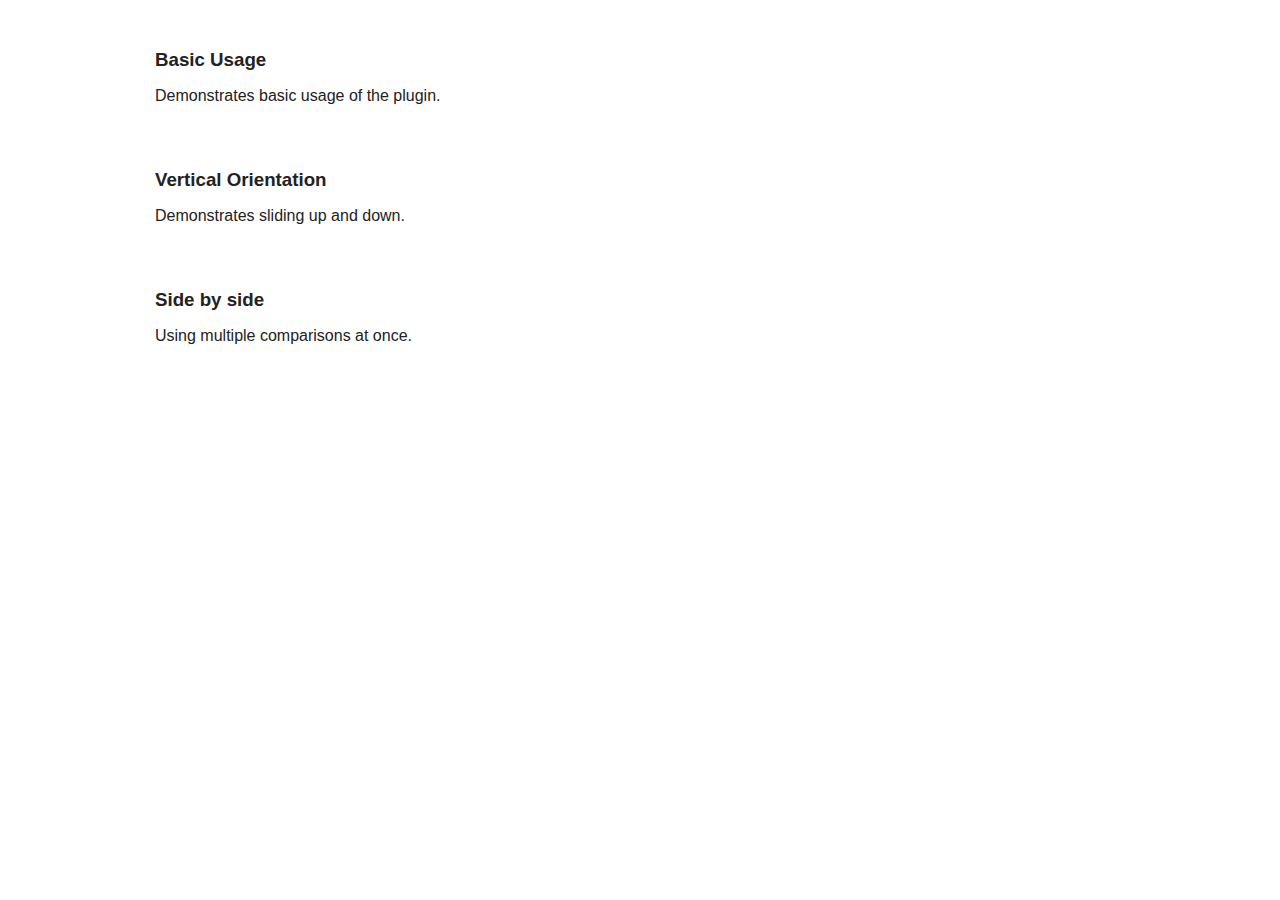
<file: twentytwenty-master/index.html>
<!DOCTYPE html>
<!-- paulirish.com/2008/conditional-stylesheets-vs-css-hacks-answer-neither/ -->
<!--[if lt IE 7 ]> <html class="ie6" lang="en"> <![endif]-->
<!--[if IE 7 ]>    <html class="ie7" lang="en"> <![endif]-->
<!--[if IE 8 ]>    <html class="lt-ie9" lang="en"> <![endif]-->
<!--[if IE 9 ]>    <html class="lt-ie10" lang="en"> <![endif]-->
<!--[if (gte IE 9)|!(IE)]><!--> <html lang="en"> <!--<![endif]-->
<head>
  <meta charset="utf-8" />
  <meta name="viewport" content="width=device-width, initial-scale=1.0" />
  <title>twentytwenty</title>
  <link href="css/foundation.css" rel="stylesheet" type="text/css" />
  <link href="css/twentytwenty.css" rel="stylesheet" type="text/css" />
</head>
  <body>

    <div class="row" style="margin-top: 2em;">
      <div class="large-4 columns">
        <h3>Basic Usage</h3>
        <p>Demonstrates basic usage of the plugin.</p>
      </div>
      <div class="large-8 columns">
        <div class="twentytwenty-container">
          <img src="img/1_1.jpg" />
          <img src="img/1_2.jpg" />
        </div>
      </div>
    </div>

    <div class="row" style="margin-top: 2em; margin-bottom: 2em;">
      <div class="large-4 columns">
        <h3>Vertical Orientation</h3>
        <p>Demonstrates sliding up and down.</p>
      </div>
      <div class="large-8 columns">
        <div class="twentytwenty-container" data-orientation="vertical">
          <img src="img/1_1.jpg" />
          <img src="img/1_2.jpg" />
        </div>
      </div>
    </div>

    <div class="row" style="margin-bottom: 2em;">
      <div class="large-4 columns">
        <h3>Side by side</h3>
        <p>Using multiple comparisons at once.</p>
      </div>
      <div class="large-4 columns">
        <div class="twentytwenty-container">
          <img src="img/2_1.jpg" />
          <img src="img/2_2.jpg" />
        </div>
      </div>
      <div class="large-4 columns">
        <div class="twentytwenty-container">
          <img src="img/3_1.jpg" />
          <img src="img/3_2.jpg" />
        </div>
      </div>
    </div>

    <script
  src="https://code.jquery.com/jquery-3.2.1.js"
  integrity="sha256-DZAnKJ/6XZ9si04Hgrsxu/8s717jcIzLy3oi35EouyE="
  crossorigin="anonymous"></script>
    <script src="js/jquery.event.move.js"></script>
    <script src="js/jquery.twentytwenty.js"></script>
    <script>
    $(function(){
      $(".twentytwenty-container[data-orientation!='vertical']").twentytwenty({default_offset_pct: 0.7});
      $(".twentytwenty-container[data-orientation='vertical']").twentytwenty({default_offset_pct: 0.3, orientation: 'vertical'});
    });
    </script>
  </body>
</html>
</file>
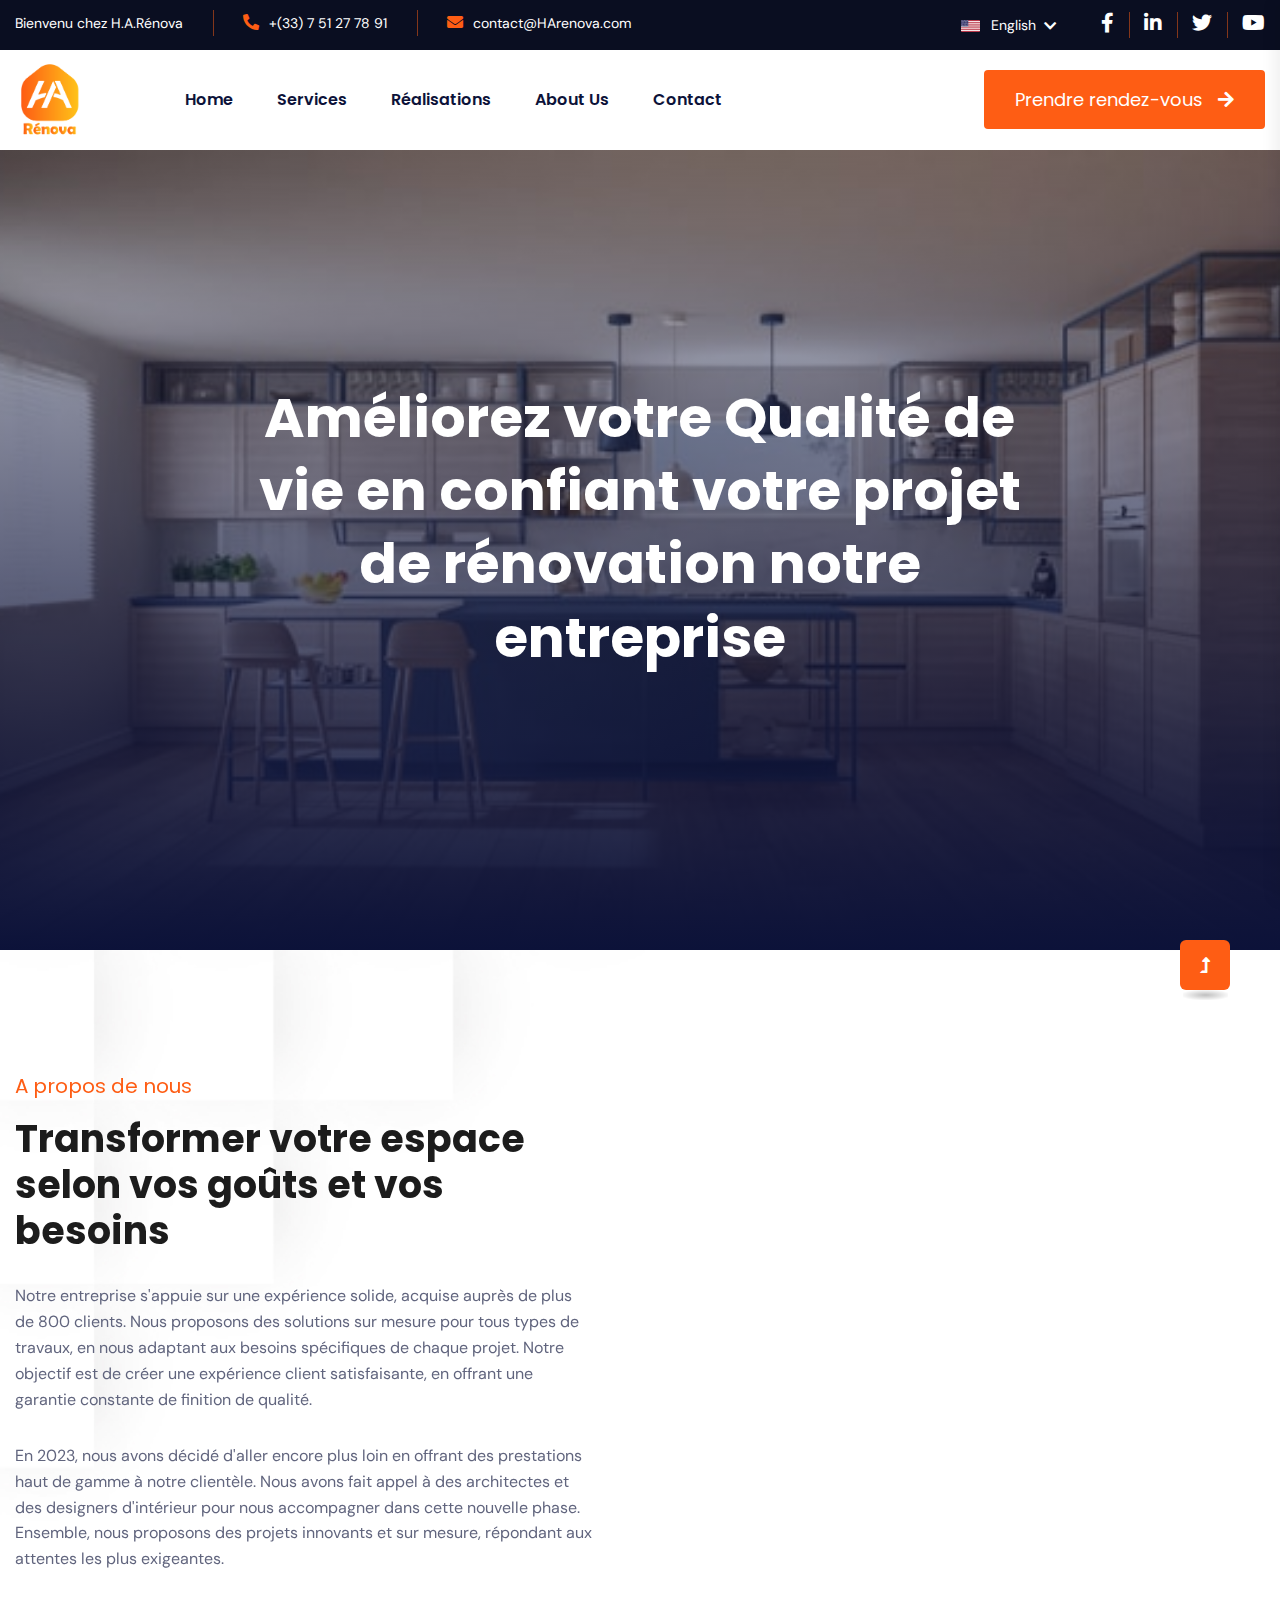
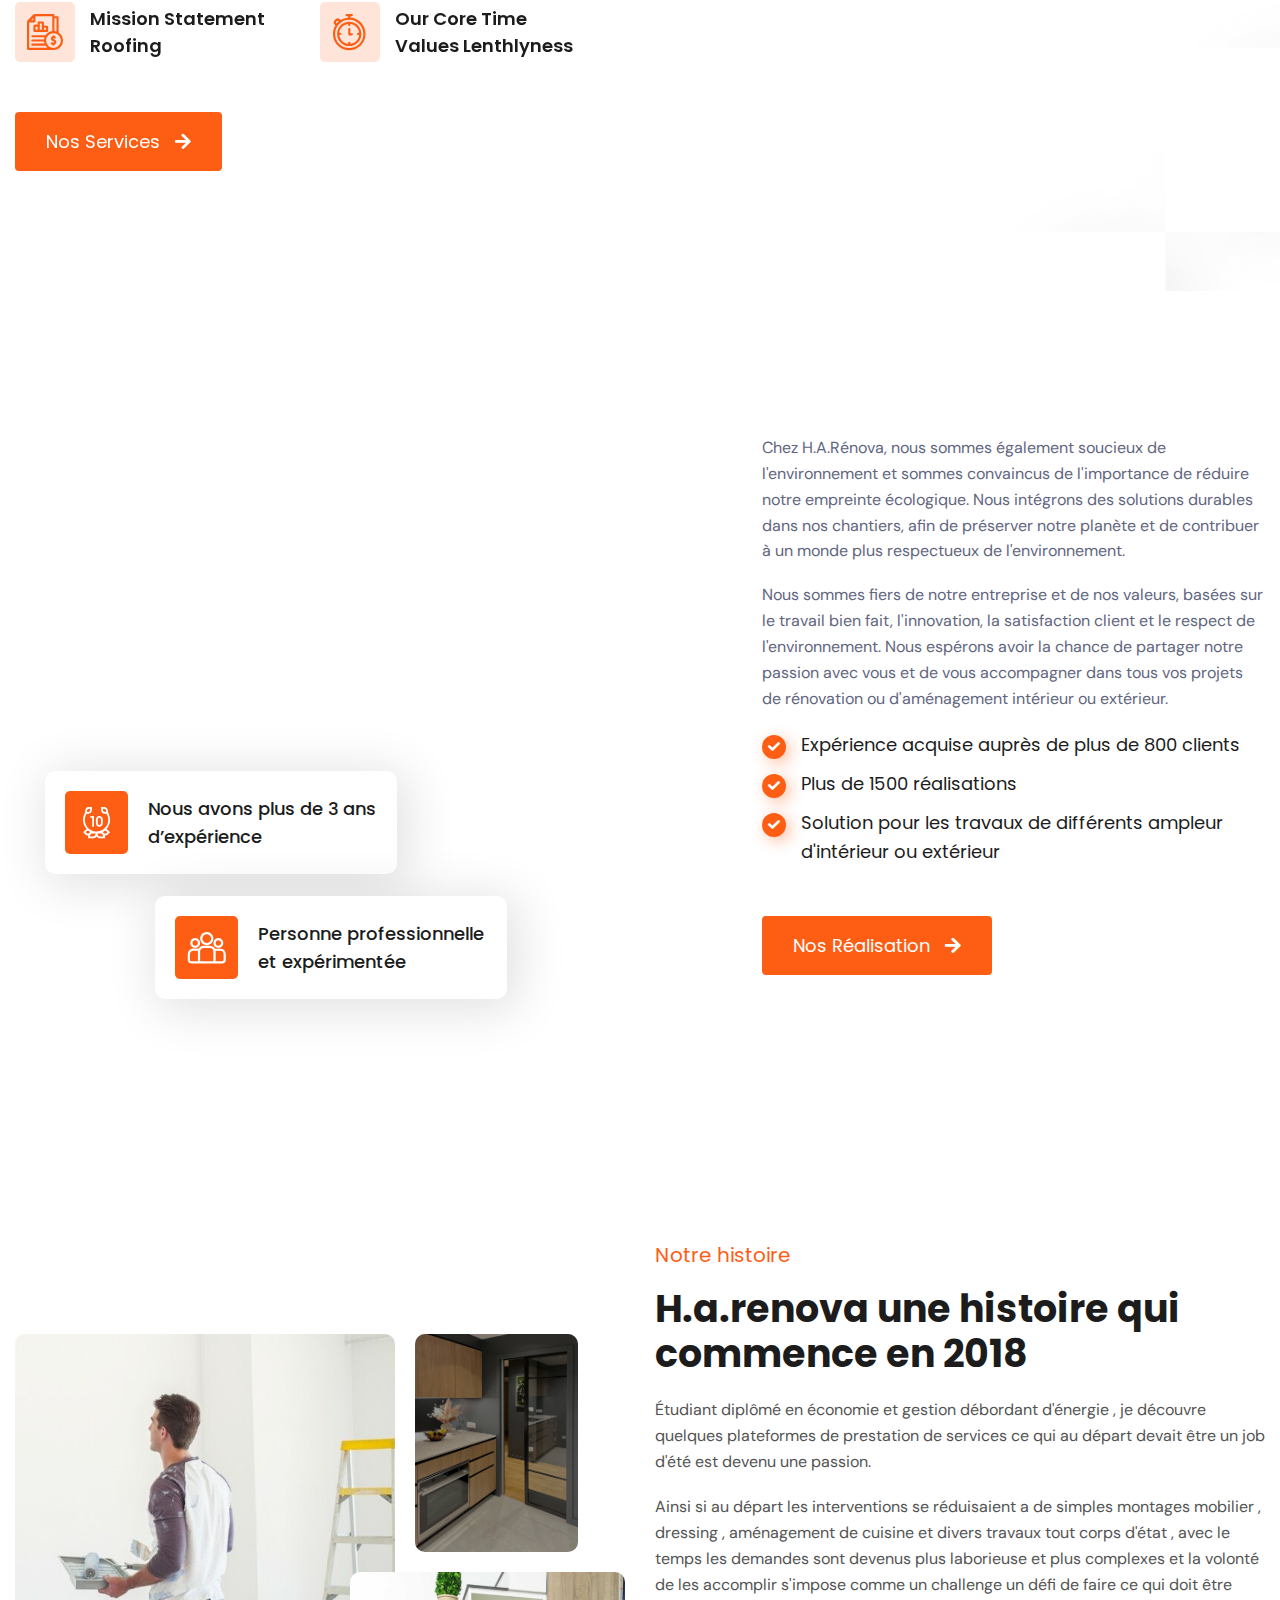
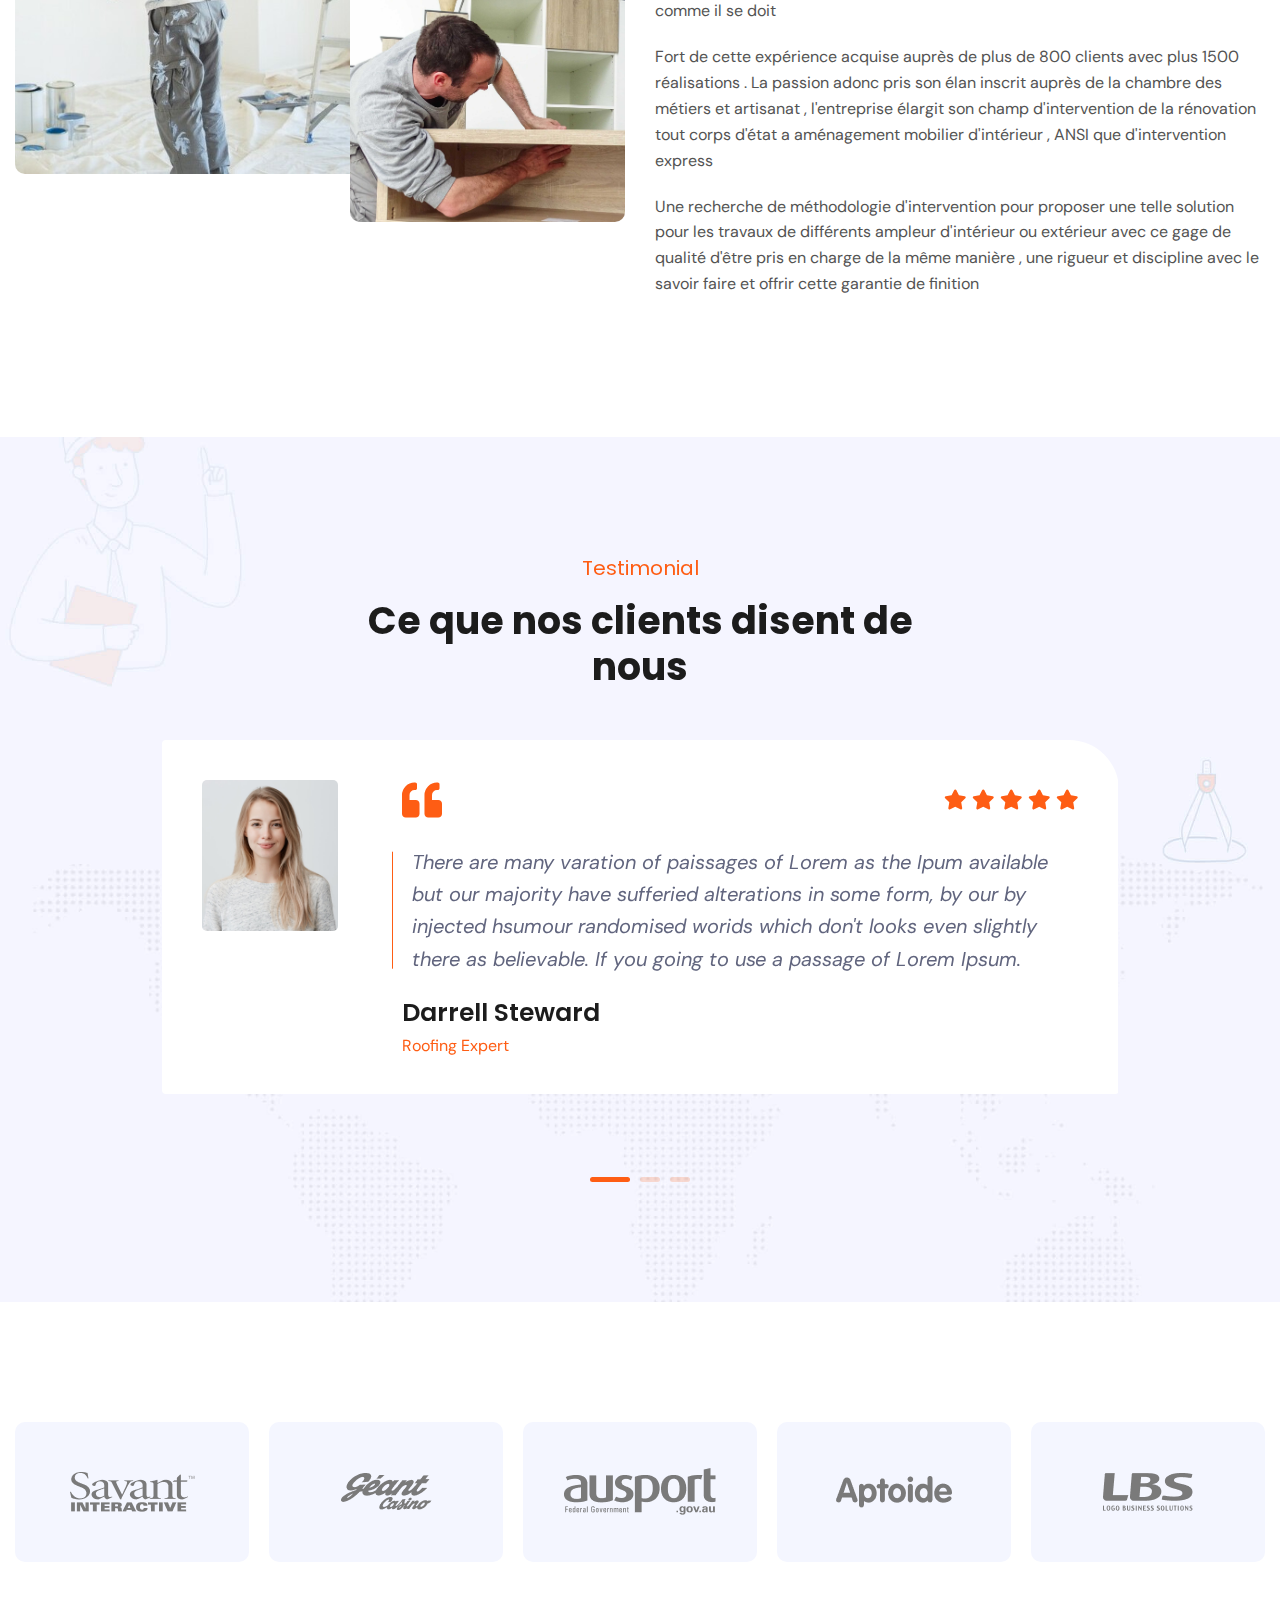
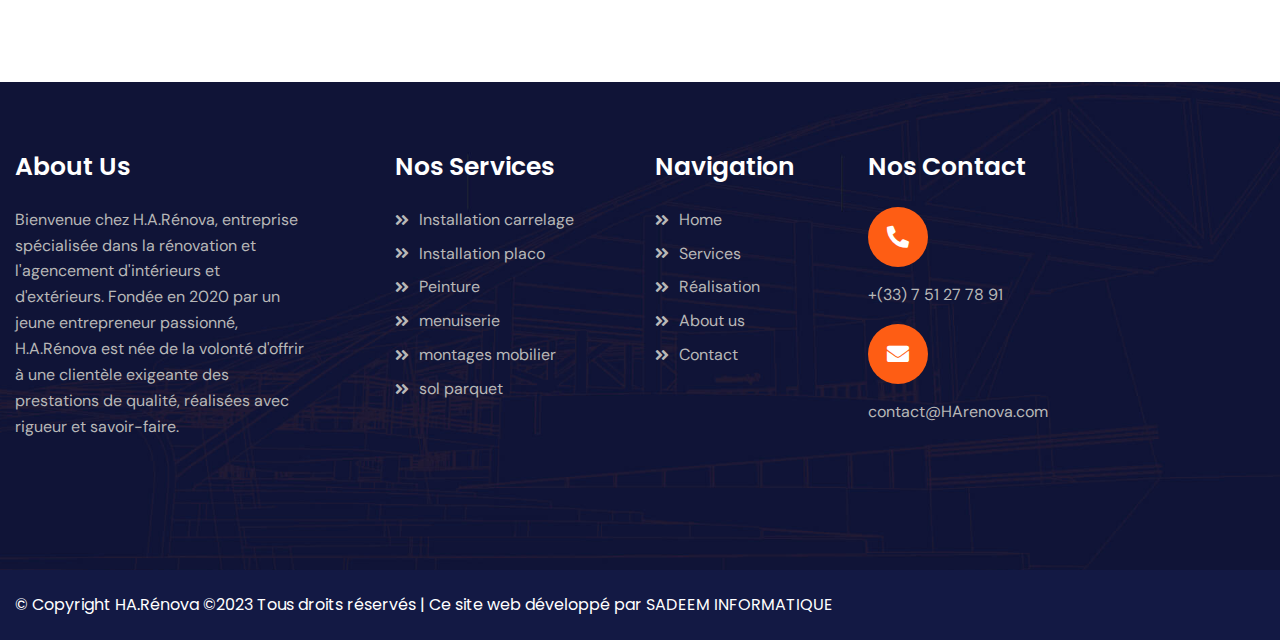
<file: about.html>
<!doctype html>
<html class="no-js" lang="en">
    <head>
        <meta charset="utf-8">
        <meta http-equiv="x-ua-compatible" content="ie=edge">
        <title>A propos</title>
        <meta name="description" content="Roofx - Roofing Services HTML Template">
        <meta name="viewport" content="width=device-width, initial-scale=1">

		<link rel="shortcut icon" type="image/x-icon" href="assets/img/favicon.png">
        <!-- Place favicon.ico in the root directory -->

        <!-- CSS here -->
        <link rel="stylesheet" href="assets/css/bootstrap.min.css">
        <link rel="stylesheet" href="assets/css/animate.min.css">
        <link rel="stylesheet" href="assets/css/magnific-popup.css">
        <link rel="stylesheet" href="assets/css/fontawesome-all.min.css">
        <link rel="stylesheet" href="assets/css/odometer.css">
        <link rel="stylesheet" href="assets/css/slick.css">
        <link rel="stylesheet" href="assets/css/tg-cursor.css">
        <link rel="stylesheet" href="assets/css/default.css">
        <link rel="stylesheet" href="assets/css/jarallax.css">
        <link rel="stylesheet" href="assets/css/style.css">
        <link rel="stylesheet" href="assets/css/responsive.css">
    </head>
    <body>

        <!-- Preloader-start -->
        <div id="preloader">
            <div class="ta-preloader-block">
                <div class="ta-spinner-eff">
                    <div class="ta-bar ta-bar-top"></div>
                    <div class="ta-bar ta-bar-right"></div>
                    <div class="ta-bar ta-bar-bottom"></div>
                    <div class="ta-bar ta-bar-left"></div>
                </div>
            </div>
        </div>
        <!-- Preloader-start-end -->

		<!-- Scroll-top -->
        <button class="scroll-top scroll-to-target" data-target="html">
            <i class="fas fa-level-up-alt"></i>
        </button>
        <!-- Scroll-top-end-->

        <!-- header-area -->
        <header>
            <div id="header-fixed-height"></div>
            <div class="header-top-wrap">
                <div class="container">
                    <div class="row">
                        <div class="col-xl-8 col-lg-9">
                            <div class="header-top-left">
                                <ul class="list-wrap">
                                    <li>Bienvenu chez H.A.Rénova</li>
                                    <li><i class="fas fa-phone-alt"></i><a href="tel:0123456789">+(33) 7 51 27 78 91</a></li>
                                    <li><i class="fas fa-envelope"></i><a href="mailto:infoyour@gmail.com">contact@HArenova.com</a></li>
                                </ul>
                            </div>
                        </div>
                        <div class="col-xl-4 col-lg-3">
                            <div class="header-top-right">
                                <div class="header-lang">
                                    <div class="dropdown">
                                        <button class="dropdown-toggle" type="button" id="dropdownMenuButton1" data-bs-toggle="dropdown" aria-haspopup="true" aria-expanded="false">
                                            <img src="assets/img/icon/united-states.jpg" alt=""> English
                                        </button>
                                        <div class="dropdown-menu" aria-labelledby="dropdownMenuButton1">
                                            <a class="dropdown-item" href="index.html"><img src="assets/img/icon/russia.jpg" alt="">Russia</a>
                                            <a class="dropdown-item" href="index.html"><img src="assets/img/icon/india.jpg" alt="">India</a>
                                            <a class="dropdown-item" href="index.html"><img src="assets/img/icon/bangladesh.jpg" alt="">Bangla</a>
                                        </div>
                                    </div>
                                </div>
                                <div class="header-social">
                                    <ul class="list-wrap">
                                        <li><a href="#"><i class="fab fa-facebook-f"></i></a></li>
                                        <li><a href="#"><i class="fab fa-linkedin-in"></i></a></li>
                                        <li><a href="#"><i class="fab fa-twitter"></i></a></li>
                                        <li><a href="#"><i class="fab fa-youtube"></i></a></li>
                                    </ul>
                                </div>
                            </div>
                        </div>
                    </div>
                </div>
            </div>
            <div id="sticky-header" class="menu-area menu-area-three">
                <div class="container">
                    <div class="row">
                        <div class="col-12">
                            <div class="mobile-nav-toggler"><i class="fas fa-bars"></i></div>
                            <div class="menu-wrap">
                                <nav class="menu-nav">
                                    <div class="logo">
                                        <a href="index.html"><img height="75" src="assets/img/logo/logo_ha.png" alt="Logo"></a>
                                    </div>
                                    <div class="navbar-wrap main-menu d-none d-lg-flex">
                                        <ul class="navigation">
                                             <li><a href="index.html">Home</a></li>
                                            <!-- <li class="active menu-item-has-children"><a href="#">Home</a>
                                                <ul class="sub-menu">
                                                    <li><a href="index.html">Home One</a></li>
                                                    <li><a href="index-2.html">Home Two</a></li>
                                                    <li class="active"><a href="index-3.html">Home Three</a></li>
                                                    <li><a href="index-4.html">Home Four</a></li>
                                                </ul>
                                            </li> -->
                                            <li><a href="services.html">Services</a></li>
                                            <li><a href="project.html">Réalisations</a></li>
                                            <li><a href="about.html">About us</a></li>
                                            <!-- <li class="menu-item-has-children"><a href="#">Services</a>
                                                <ul class="sub-menu">
                                                    <li><a href="services.html">Services Page</a></li>
                                                    <li><a href="services-details.html">Services Details</a></li>
                                                </ul>
                                            </li> -->
                                            <!-- <li class="menu-item-has-children"><a href="#">Réalisations</a>
                                                <ul class="sub-menu">
                                                    <li><a href="project.html">Project Page</a></li>
                                                    <li><a href="project-details.html">Project Details</a></li>
                                                    <li><a href="team.html">Our Team</a></li>
                                                    <li><a href="team-details.html">Team Details</a></li>
                                                    <li><a href="error.html">404 Error</a></li>
                                                </ul>
                                            </li> -->
                                            <!-- <li class="menu-item-has-children"><a href="#">Pages</a>
                                                <ul class="sub-menu">
                                                    <li><a href="project.html">Project Page</a></li>
                                                    <li><a href="project-details.html">Project Details</a></li>
                                                    <li><a href="team.html">Our Team</a></li>
                                                    <li><a href="team-details.html">Team Details</a></li>
                                                    <li><a href="error.html">404 Error</a></li>
                                                </ul>
                                            </li> -->
                                            <!-- <li class="menu-item-has-children"><a href="#">Blog</a>
                                                <ul class="sub-menu">
                                                    <li><a href="blog.html">Our Blog</a></li>
                                                    <li><a href="blog-details.html">Blog Details</a></li>
                                                </ul>
                                            </li> -->
                                            <li><a href="contact.html">Contact</a></li>
                                        </ul>
                                    </div>
                                    <div class="header-action d-none d-md-block">
                                        <ul class="list-wrap">
                                            <li class="header-btn"><a href="contact.html" class="btn">Prendre rendez-vous</a></li>
                                        </ul>
                                    </div>
                                </nav>
                            </div>

                            <!-- Mobile Menu  -->
                            <div class="mobile-menu">
                                <nav class="menu-box">
                                    <div class="close-btn"><i class="fas fa-times"></i></div>
                                    <div class="nav-logo">
                                        <a href="index.html"><img src="assets/img/logo/logo_02.png" alt="Logo"></a>
                                    </div>
                                    <div class="menu-outer">
                                        <!--Here Menu Will Come Automatically Via Javascript / Same Menu as in Header-->
                                    </div>
                                    <div class="social-links">
                                        <ul class="clearfix list-wrap">
                                            <li><a href="#"><i class="fab fa-facebook-f"></i></a></li>
                                            <li><a href="#"><i class="fab fa-twitter"></i></a></li>
                                            <li><a href="#"><i class="fab fa-instagram"></i></a></li>
                                            <li><a href="#"><i class="fab fa-linkedin-in"></i></a></li>
                                            <li><a href="#"><i class="fab fa-youtube"></i></a></li>
                                        </ul>
                                    </div>
                                </nav>
                            </div>
                            <div class="menu-backdrop"></div>
                            <!-- End Mobile Menu -->

                        </div>
                    </div>
                </div>
            </div>
        </header>
        <!-- header-area-end -->


        <!-- mian-area -->
        <main>
            <!-- banner-area -->
            <section class="banner-area-three banner-two" data-background="./IMG/contact_banner.jpg">
                <div class="container">
                    <div class="row justify-content-center">
                        <div class="col-xl-8">
                            <div class="banner-content-three">
                                <h2 class="title wow fadeInUp" data-wow-delay=".2s">Améliorez votre Qualité de vie en confiant votre projet de rénovation notre entreprise</h2>
                                <!-- <p class="wow fadeInUp" data-wow-delay=".4s">Contactez-nous et faites confiance à notre équipe pour donner une seconde vie à votre maison</p> -->
                                <!-- <a href="project.html" class="btn wow fadeInUp" data-wow-delay=".6s">Discover More</a> -->
                            </div>
                        </div>
                    </div>
                </div>
            </section>
            <!-- banner-area-end -->

            <!-- about-area -->
            <section class="about-area-two parallax about-bg" data-background="assets/img/bg/about_bg.jpg">
                <div class="container">
                    <div class="row align-items-center">
                        <div class="col-lg-6 order-0 order-lg-2">
                            <div class="about-img-wrap-two">
                                <ul class="list-wrap">
                                    <li>
                                        <div class="year-experience-wrap wow fadeInDown" data-wow-delay=".2s">
                                            <div class="icon"><img src="assets/img/icon/h2_about_icon03.svg" alt=""></div>
                                            <h2 class="title">03 ans <span>D'experience</span></h2>
                                        </div>
                                    </li>
                                    <li><img height="337" src="./IMG/placo.jpeg" alt="" class="wow fadeInLeft" data-wow-delay=".4s"></li>
                                </ul>
                                <ul class="list-wrap">
                                    <li><img  height="419" src="./IMG/menuisier.jpg" alt="" class="wow fadeInRight" data-wow-delay=".2s"></li>
                                    <li><img  height="210" src="./IMG/kit03.jpg" alt="" class="wow fadeInUp" data-wow-delay=".4s"></li>
                                </ul>
                            </div>
                        </div>
                        <div class="col-lg-6">
                            <div class="about-content-two">
                                <div class="section-title mb-30">
                                    <span class="sub-title">A propos de nous</span>
                                    <h2 class="title">Transformer votre espace
                                        selon vos goûts et vos
                                        besoins</h2>
                                </div>
                                <p>Notre entreprise s'appuie sur une expérience solide, acquise auprès de plus de 800 clients. Nous proposons des solutions sur mesure pour tous types de travaux, en nous adaptant aux besoins spécifiques de chaque projet. Notre objectif est de créer une expérience client satisfaisante, en offrant une garantie constante de finition de qualité.</p>
                                <p>En 2023, nous avons décidé d'aller encore plus loin en offrant des prestations haut de gamme à notre clientèle. Nous avons fait appel à des architectes et des designers d'intérieur pour nous accompagner dans cette nouvelle phase. Ensemble, nous proposons des projets innovants et sur mesure, répondant aux attentes les plus exigeantes.</p>
                                <div class="about-list-two">
                                    <ul class="list-wrap">
                                        <li class="list-item">
                                            <div class="icon">
                                                <img src="assets/img/icon/h2_about_icon01.svg" alt="">
                                            </div>
                                            <div class="content">
                                                <h5 class="title">Mission Statement Roofing</h5>
                                            </div>
                                        </li>
                                        <li class="list-item">
                                            <div class="icon">
                                                <img src="assets/img/icon/h2_about_icon02.svg" alt="">
                                            </div>
                                            <div class="content">
                                                <h5 class="title">Our Core Time Values Lenthlyness</h5>
                                            </div>
                                        </li>
                                    </ul>
                                </div>
                                <a href="services.html" class="btn">Nos Services</a>
                            </div>
                        </div>
                    </div>
                </div>
            </section>
            <!-- about-area-end -->

        <!-- about-area -->
        <section class="about-area pb-120 pt-120">
            <div class="container">
                <div class="row align-items-center">
                    <div class="col-xl-7 col-lg-6 order-0 ">
                        <div class="about-img-wrap">
                            <img src="./IMG/kit02.jpg" width="369" height="550" alt="" class="wow fadeInRight" data-wow-delay=".4s">
                            <img src="./IMG/kit03.jpg" width="223" height="473" alt="" class="wow fadeInRight" data-wow-delay=".2s">
                            <div class="about-experiences-wrap">
                                <div class="experiences-item">
                                    <div class="icon">
                                        <img src="assets/img/icon/about_icon01.svg" alt="">
                                    </div>
                                    <div class="content">
                                        <h6 class="title">Nous avons plus de 3 ans d’expérience</h6>
                                    </div>
                                </div>
                                <div class="experiences-item">
                                    <div class="icon">
                                        <img src="assets/img/icon/about_icon02.svg" alt="">
                                    </div>
                                    <div class="content">
                                        <h6 class="title">Personne professionnelle et expérimentée</h6>
                                    </div>
                                </div>
                            </div>
                        </div>
                    </div>
                    <div class="col-xl-5 col-lg-6">
                        <div class="about-content">
                            <p>Chez H.A.Rénova, nous sommes également soucieux de l'environnement et sommes convaincus de l'importance de réduire notre empreinte écologique. Nous intégrons des solutions durables dans nos chantiers, afin de préserver notre planète et de contribuer à un monde plus respectueux de l'environnement.</p>
                            <p>Nous sommes fiers de notre entreprise et de nos valeurs, basées sur le travail bien fait, l'innovation, la satisfaction client et le respect de l'environnement. Nous espérons avoir la chance de partager notre passion avec vous et de vous accompagner dans tous vos projets de rénovation ou d'aménagement intérieur ou extérieur.</p>                            <div class="about-list">
                                <ul class="list-wrap">
                                    <li><i class="fas fa-check"></i>Expérience acquise auprès de plus de 800 clients</li>
                                    <li><i class="fas fa-check"></i>Plus de 1500 réalisations</li>
                                    <li><i class="fas fa-check"></i>Solution pour les travaux de différents ampleur d'intérieur ou extérieur</li>
                                </ul>
                            </div>
                            <a href="project.html" class="btn">Nos Réalisation</a>
                        </div>
                    </div>
                </div>
            </div>
        </section>
        <!-- about-area-end -->


            <!-- Comment ça marche -area -->
            <!-- <section class="services-area">
                <div class="container">
                    <div class="row justify-content-center">
                        <div class="col-lg-6">
                            <div class="section-title text-center mb-50 tg-heading-subheading animation-style3">
                                <span class="sub-title tg-element-title">Comment ça marche</span>
                                <h2 class="title tg-element-title">Donner vie à vos idées de rénovation en seulement 5 etapes</h2>
                            </div>
                        </div>
                    </div>
                    <div class="row justify-content-center">
                        <div class="col-lg-4 col-md-6 col-sm-10">
                            <div class="services-item wow fadeInUp" data-wow-delay=".2s" data-background="assets/img/services/services_item01.jpg">
                                <div class="services-icon">
                                    <img src="assets/img/icon/services_icon01.svg" alt="">
                                </div>
                                <div class="services-content">
                                    <h2 class="title"><a href="services-details.html">Prise de contact</a></h2>
                                    <h2 class="number">01</h2>
                                </div>
                                <div class="services-overlay-content">
                                    <h2 class="title"><a href="services-details.html">La Conception 3D</a></h2>
                                    <p>Prise de contact avec le client pour discuter et comprendre ses besoins et ses attentes en matière de rénovation</p>
                                    <a href="services-details.html" class="read-more">Read More <i class="fas fa-arrow-right"></i></a>
                                </div>
                            </div>
                        </div>
                        <div class="col-lg-4 col-md-6 col-sm-10">
                            <div class="services-item wow fadeInUp" data-wow-delay=".4s" data-background="assets/img/services/services_item02.jpg">
                                <div class="services-icon">
                                    <img src="assets/img/icon/services_icon02.svg" alt="">
                                </div>
                                <div class="services-content">
                                    <h2 class="title"><a href="services-details.html">La Conception 3D</a></h2>
                                    <h2 class="number">02</h2>
                                </div>
                                <div class="services-overlay-content">
                                    <h2 class="title"><a href="services-details.html">La Conception 3D</a></h2>
                                    <p>H.A.Rénova conçoit en 3D un modèle représentant le projet. Cette conception 3D permet de visualiser le résultat attendu, de cerner le projet et d’envisager avec le client toutes les options possibles. </p>
                                    <a href="services-details.html" class="read-more">Read More <i class="fas fa-arrow-right"></i></a>
                                </div>
                            </div>
                        </div>
                        <div class="col-lg-4 col-md-6 col-sm-10">
                            <div class="services-item wow fadeInUp" data-wow-delay=".6s" data-background="assets/img/services/services_item03.jpg">
                                <div class="services-icon">
                                    <img src="assets/img/icon/services_icon03.svg" alt="">
                                </div>
                                <div class="services-content">
                                    <h2 class="title"><a href="services-details.html">Le contrat de réalisation</a></h2>
                                    <h2 class="number">03</h2>
                                </div>
                                <div class="services-overlay-content">
                                    <h2 class="title"><a href="services-details.html">Le contrat de réalisation</a></h2>
                                    <p>C’est l’étape de élaboration du devis et de estimation des coûts.</p>
                                    <a href="services-details.html" class="read-more">Read More <i class="fas fa-arrow-right"></i></a>
                                </div>
                            </div>
                        </div>
                        <div class="col-lg-4 col-md-6 col-sm-10">
                            <div class="services-item wow fadeInUp" data-wow-delay=".3s" data-background="assets/img/services/services_item04.jpg">
                                <div class="services-icon">
                                    <img src="assets/img/icon/services_icon04.svg" alt="">
                                </div>
                                <div class="services-content">
                                    <h2 class="title"><a href="services-details.html">Le Lancement des Travaux</a></h2>
                                    <h2 class="number">04</h2>
                                </div>
                                <div class="services-overlay-content">
                                    <h2 class="title"><a href="services-details.html">Le Lancement des Travaux</a></h2>
                                    <p>H.A RENOVA établira un planning des travaux. Le client est régulièrement informé de l’avancement des travaux.</p>
                                    <a href="services-details.html" class="read-more">Read More <i class="fas fa-arrow-right"></i></a>
                                </div>
                            </div>
                        </div>
                        <div class="col-lg-4 col-md-6 col-sm-10">
                            <div class="services-item wow fadeInUp" data-wow-delay=".6s" data-background="assets/img/services/services_item05.jpg">
                                <div class="services-icon">
                                    <img src="assets/img/icon/services_icon05.svg" alt="">
                                </div>
                                <div class="services-content">
                                    <h2 class="title"><a href="services-details.html">La Finalisation</a></h2>
                                    <h2 class="number">05</h2>
                                </div>
                                <div class="services-overlay-content">
                                    <h2 class="title"><a href="services-details.html">La Finalisation</a></h2>
                                    <p>Dès l’achèvement des travaux, l'équipe effectue une visite finale pour s'assurer que tout est conforme et en ordre.
                                        La satisfaction du client est consignée dans un procès-verbal de réception définitive.</p>
                                    <a href="services-details.html" class="read-more">Read More <i class="fas fa-arrow-right"></i></a>
                                </div>
                            </div>
                        </div>
                    </div>
                </div>
            </section> -->
            <!-- services-area-end -->



            <!-- history-area -->
            <section class="history-area pt-120 pb-120">
                <div class="container">
                    <div class="row align-items-center">
                        <div class="col-lg-6">
                            <div class="history-img-wrap">
                                <ul class="list-wrap">
                                    <li>
                                        <img  height="440" src="./IMG/peinture.jpg" alt="">
                                    </li>
                                    <li>
                                        <img height="218" src="./IMG/kit01.jpg" alt="">
                                        <!-- <a href="https://www.youtube.com/watch?v=PFkXoK5x5KE" class="play-btn popup-video pulse"><i class="fas fa-play"></i></a> -->
                                    </li>
                                    <li>
                                        <img height="250" src="./IMG/montage.jpg" alt="">
                                    </li>
                                </ul>
                            </div>
                        </div>
                        <div class="col-lg-6">
                            <div class="history-content">
                                <div class="section-title mb-20">
                                    <span class="sub-title">Notre histoire</span>
                                    <h2 class="title">H.a.renova une histoire qui commence en 2018</h2>
                                </div>
                                <p>Étudiant diplômé en économie et gestion débordant d'énergie , je découvre quelques plateformes de prestation de services ce qui au départ devait être un job d'été est devenu une passion.</p>
                                <p>Ainsi si au départ les interventions se réduisaient a de simples montages mobilier , dressing , aménagement de cuisine et divers travaux tout corps d'état , avec le temps les demandes sont devenus plus laborieuse et plus complexes et la volonté de les accomplir s'impose comme un challenge un défi de faire ce qui doit être comme il se doit </p>
                                <p>Fort de cette expérience acquise auprès de plus de 800 clients avec plus 1500 réalisations .
                                    La passion adonc pris son élan inscrit auprès de la chambre des métiers et artisanat , l'entreprise élargit son champ d'intervention de la rénovation tout corps d'état a aménagement mobilier  d'intérieur , ANSI que d'intervention express</p>
                                <p>Une recherche de méthodologie d'intervention pour proposer une telle solution pour les travaux de différents ampleur d'intérieur ou extérieur avec ce gage de qualité d'être pris en charge de la même manière , une rigueur et discipline avec le savoir faire et offrir cette garantie de finition</p>
                            </div>
                        </div>
                    </div>
                </div>
            </section>
            <!-- history-area-end -->

            <!-- area-bg -->
            <div class="area-bg-five" data-background="assets/img/bg/area_bg05.jpg">

                <!-- testimonial-area -->
                <section class="inner-testimonial-area parallax pb-120">
                    <div class="container">
                        <div class="row justify-content-center">
                            <div class="col-xl-6">
                                <div class="section-title text-center mb-50">
                                    <span class="sub-title">Testimonial</span>
                                    <h2 class="title">Ce que nos clients disent de nous</h2>
                                </div>
                            </div>
                        </div>
                        <div class="row justify-content-center">
                            <div class="col-lg-10">
                                <div class="testimonial-inner">
                                    <div class="testimonial-active-two">
                                        <div class="testimonial-item-two">
                                            <div class="testimonial-avatar-two">
                                                <img height="151"  src="./IMG/member01.jpg" alt="">
                                            </div>
                                            <div class="testimonial-content-two">
                                                <div class="content-top">
                                                    <div class="icon">
                                                        <i class="fas fa-quote-left"></i>
                                                    </div>
                                                    <div class="rating">
                                                        <i class="fas fa-star"></i>
                                                        <i class="fas fa-star"></i>
                                                        <i class="fas fa-star"></i>
                                                        <i class="fas fa-star"></i>
                                                        <i class="fas fa-star"></i>
                                                    </div>
                                                </div>
                                                <p>There are many varation of paissages of Lorem as the Ipum available but our majority have sufferied alterations in some form, by our by injected hsumour randomised worids which don't looks even slightly there as believable. If you going to use a passage of Lorem Ipsum.</p>
                                                <div class="content-bottom">
                                                    <h4 class="title">Darrell Steward</h4>
                                                    <span>Roofing Expert</span>
                                                </div>
                                            </div>
                                        </div>
                                        <div class="testimonial-item-two">
                                            <div class="testimonial-avatar-two">
                                                <img height="151"  src="./IMG/member02.jpg" alt="">                                            </div>
                                            <div class="testimonial-content-two">
                                                <div class="content-top">
                                                    <div class="icon">
                                                        <i class="fas fa-quote-left"></i>
                                                    </div>
                                                    <div class="rating">
                                                        <i class="fas fa-star"></i>
                                                        <i class="fas fa-star"></i>
                                                        <i class="fas fa-star"></i>
                                                        <i class="fas fa-star"></i>
                                                        <i class="fas fa-star"></i>
                                                    </div>
                                                </div>
                                                <p>Lorem Ipsum are many varation of paissages of Lorem as the Ipum available but our majority have sufferied alterations in some form, by our by injected hsumour randomised worids which don't looks even slightly there as believable. If you going to use a passage of Lorem Ipsum.</p>
                                                <div class="content-bottom">
                                                    <h4 class="title">Robert C. Simmons</h4>
                                                    <span>Roofing Expert</span>
                                                </div>
                                            </div>
                                        </div>
                                        <div class="testimonial-item-two">
                                            <div class="testimonial-avatar-two">
                                                <img height="151"  src="./IMG/member03.jpg" alt="">                                            </div>
                                            <div class="testimonial-content-two">
                                                <div class="content-top">
                                                    <div class="icon">
                                                        <i class="fas fa-quote-left"></i>
                                                    </div>
                                                    <div class="rating">
                                                        <i class="fas fa-star"></i>
                                                        <i class="fas fa-star"></i>
                                                        <i class="fas fa-star"></i>
                                                        <i class="fas fa-star"></i>
                                                        <i class="fas fa-star"></i>
                                                    </div>
                                                </div>
                                                <p>Lorem Ipsum are many varation of paissages of Lorem as the Ipum available but our majority have sufferied alterations in some form, by our by injected hsumour randomised worids which don't looks even slightly there as believable. If you going to use a passage of Lorem Ipsum.</p>
                                                <div class="content-bottom">
                                                    <h4 class="title">Karikoka Ahli</h4>
                                                    <span>Executive Manager</span>
                                                </div>
                                            </div>
                                        </div>
                                    </div>
                                </div>
                            </div>
                        </div>
                    </div>
                </section>
                <!-- testimonial-area-end -->

            </div>
            <!-- area-bg-end -->

            <!-- brand-area -->
            <div class="inner-brand-area pt-120 pb-120">
                <div class="container">
                    <div class="row brand-active-three">
                        <div class="col-12">
                            <div class="brand-item">
                                <img src="assets/img/brand/brand_img01.png" alt="">
                            </div>
                        </div>
                        <div class="col-12">
                            <div class="brand-item">
                                <img src="assets/img/brand/brand_img02.png" alt="">
                            </div>
                        </div>
                        <div class="col-12">
                            <div class="brand-item">
                                <img src="assets/img/brand/brand_img03.png" alt="">
                            </div>
                        </div>
                        <div class="col-12">
                            <div class="brand-item">
                                <img src="assets/img/brand/brand_img04.png" alt="">
                            </div>
                        </div>
                        <div class="col-12">
                            <div class="brand-item">
                                <img src="assets/img/brand/brand_img05.png" alt="">
                            </div>
                        </div>
                        <div class="col-12">
                            <div class="brand-item">
                                <img src="assets/img/brand/brand_img06.png" alt="">
                            </div>
                        </div>
                        <div class="col-12">
                            <div class="brand-item">
                                <img src="assets/img/brand/brand_img03.png" alt="">
                            </div>
                        </div>
                    </div>
                </div>
            </div>
            <!-- brand-area-end -->

        </main>
        <!-- mian-area-end -->

        <!-- footer-area -->
        <footer>
            <div class="footer-area footer-bg" data-background="assets/img/bg/footer_bg.jpg">
                <div class="footer-top">
                    <div class="container">
                        <div class="row">
                            <div class="col-xl-3 col-lg-4 col-md-7">
                                <div class="footer-widget">
                                    <h2 class="fw-title">About Us</h2>
                                    <div class="footer-content">
                                        <p>Bienvenue chez H.A.Rénova, entreprise spécialisée dans la rénovation et l'agencement d'intérieurs et d'extérieurs. Fondée en 2020 par un jeune entrepreneur passionné, H.A.Rénova est née de la volonté d'offrir à une clientèle exigeante des prestations de qualité, réalisées avec rigueur et savoir-faire.</p>
                                    </div>
                                </div>
                            </div>
                            <div class="col-xl-3 col-lg-4 col-md-6 col-sm-6">
                                <div class="footer-widget">
                                    <h2 class="fw-title">Nos Services</h2>
                                    <div class="footer-link">
                                        <ul class="list-wrap">
                                            <li><a href="index.html"><i class="fas fa-angle-double-right"></i>Installation carrelage</a></li>
                                            <li><a href="services.html"><i class="fas fa-angle-double-right"></i>Installation placo</a></li>
                                            <li><a href="project.html"><i class="fas fa-angle-double-right"></i>Peinture</a></li>
                                            <li><a href="about.html"><i class="fas fa-angle-double-right"></i>menuiserie</a></li>
                                            <li><a href="contact.html"><i class="fas fa-angle-double-right"></i>montages mobilier</a></li>
                                            <li><a href="contact.html"><i class="fas fa-angle-double-right"></i>sol parquet</a></li>

                                        </ul>
                                    </div>
                                </div>
                            </div>

                            <div class="col-xl-2 col-lg-4 col-md-6 col-sm-6">
                                <div class="footer-widget">
                                    <h2 class="fw-title">Navigation</h2>
                                    <div class="footer-link">
                                        <ul class="list-wrap">
                                            <li><a href="index.html"><i class="fas fa-angle-double-right"></i>Home</a></li>
                                            <li><a href="services.html"><i class="fas fa-angle-double-right"></i>Services</a></li>
                                            <li><a href="project.html"><i class="fas fa-angle-double-right"></i>Réalisation</a></li>
                                            <li><a href="about.html"><i class="fas fa-angle-double-right"></i>About us</a></li>
                                            <li><a href="contact.html"><i class="fas fa-angle-double-right"></i>Contact</a></li>
                                        </ul>
                                    </div>
                                </div>
                            </div>

                            <div class="col-xl-4 col-lg-4 col-md-6 col-sm-6">
                                <div class="footer-widget">
                                    <h2 class="fw-title">Nos Contact</h2>
                                    <!-- <h3 class="fw-title">Need Any Help?</h3> -->
                                    <!-- <p>Call us or message and we' ll respond as soon as possible</p> -->
                                    <div class="footer-link">
                                        <ul class="list-wrap">
                                            <li style="margin-bottom: 1rem;">
                                                <div class="contact-info-item">
                                                    <div class="icon">
                                                        <i class="fas fa-phone-alt"></i>
                                                    </div>
                                                    <div class="content">
                                                        <a href="tel:0123456789">+(33) 7 51 27 78 91</a>
                                                    </div>
                                                </div>
                                            </li>
                                            <li>
                                                <div class="contact-info-item">
                                                    <div class="icon">
                                                        <i class="fas fa-envelope"></i>
                                                    </div>
                                                    <div class="content">
                                                        <a href="mailto:infoyour@gmail.com">contact@HArenova.com</a><br>
                                                    </div>
                                                </div>
                                            </li>
                                        </ul>
                                    </div>
                                </div>
                            </div>
                        </div>
                    </div>
                </div>
                <div class="footer-bottom">
                    <div class="container">
                        <div class="row">
                            <div class="col-md-12">
                                <div class="copyright-text">
                                    <p>© Copyright HA.Rénova ©2023 Tous droits réservés | Ce site web développé par SADEEM INFORMATIQUE</p>
                                </div>
                            </div>
                        </div>
                    </div>
                </div>
            </div>
        </footer>
        <!-- footer-area-end -->

        <!-- JS here -->
        <script src="assets/js/vendor/jquery-3.6.0.min.js"></script>
        <script src="assets/js/bootstrap.min.js"></script>
        <script src="assets/js/imagesloaded.pkgd.min.js"></script>
        <script src="assets/js/jquery.magnific-popup.min.js"></script>
        <script src="assets/js/jquery.odometer.min.js"></script>
        <script src="assets/js/jquery.appear.js"></script>
        <script src="assets/js/slick.min.js"></script>
        <script src="assets/js/slick-animation.min.js"></script>
        <script src="assets/js/ajax-form.js"></script>
        <script src="assets/js/jarallax.min.js"></script>
        <script src="assets/js/parallax.min.js"></script>
        <script src="assets/js/gsap.js"></script>
        <script src="assets/js/ScrollTrigger.js"></script>
        <script src="assets/js/SplitText.js"></script>
        <script src="assets/js/gsap-animation.js"></script>
        <script src="assets/js/tg-cursor.min.js"></script>
        <script src="assets/js/wow.min.js"></script>
        <script src="assets/js/main.js"></script>
    </body>
</html>
</file>
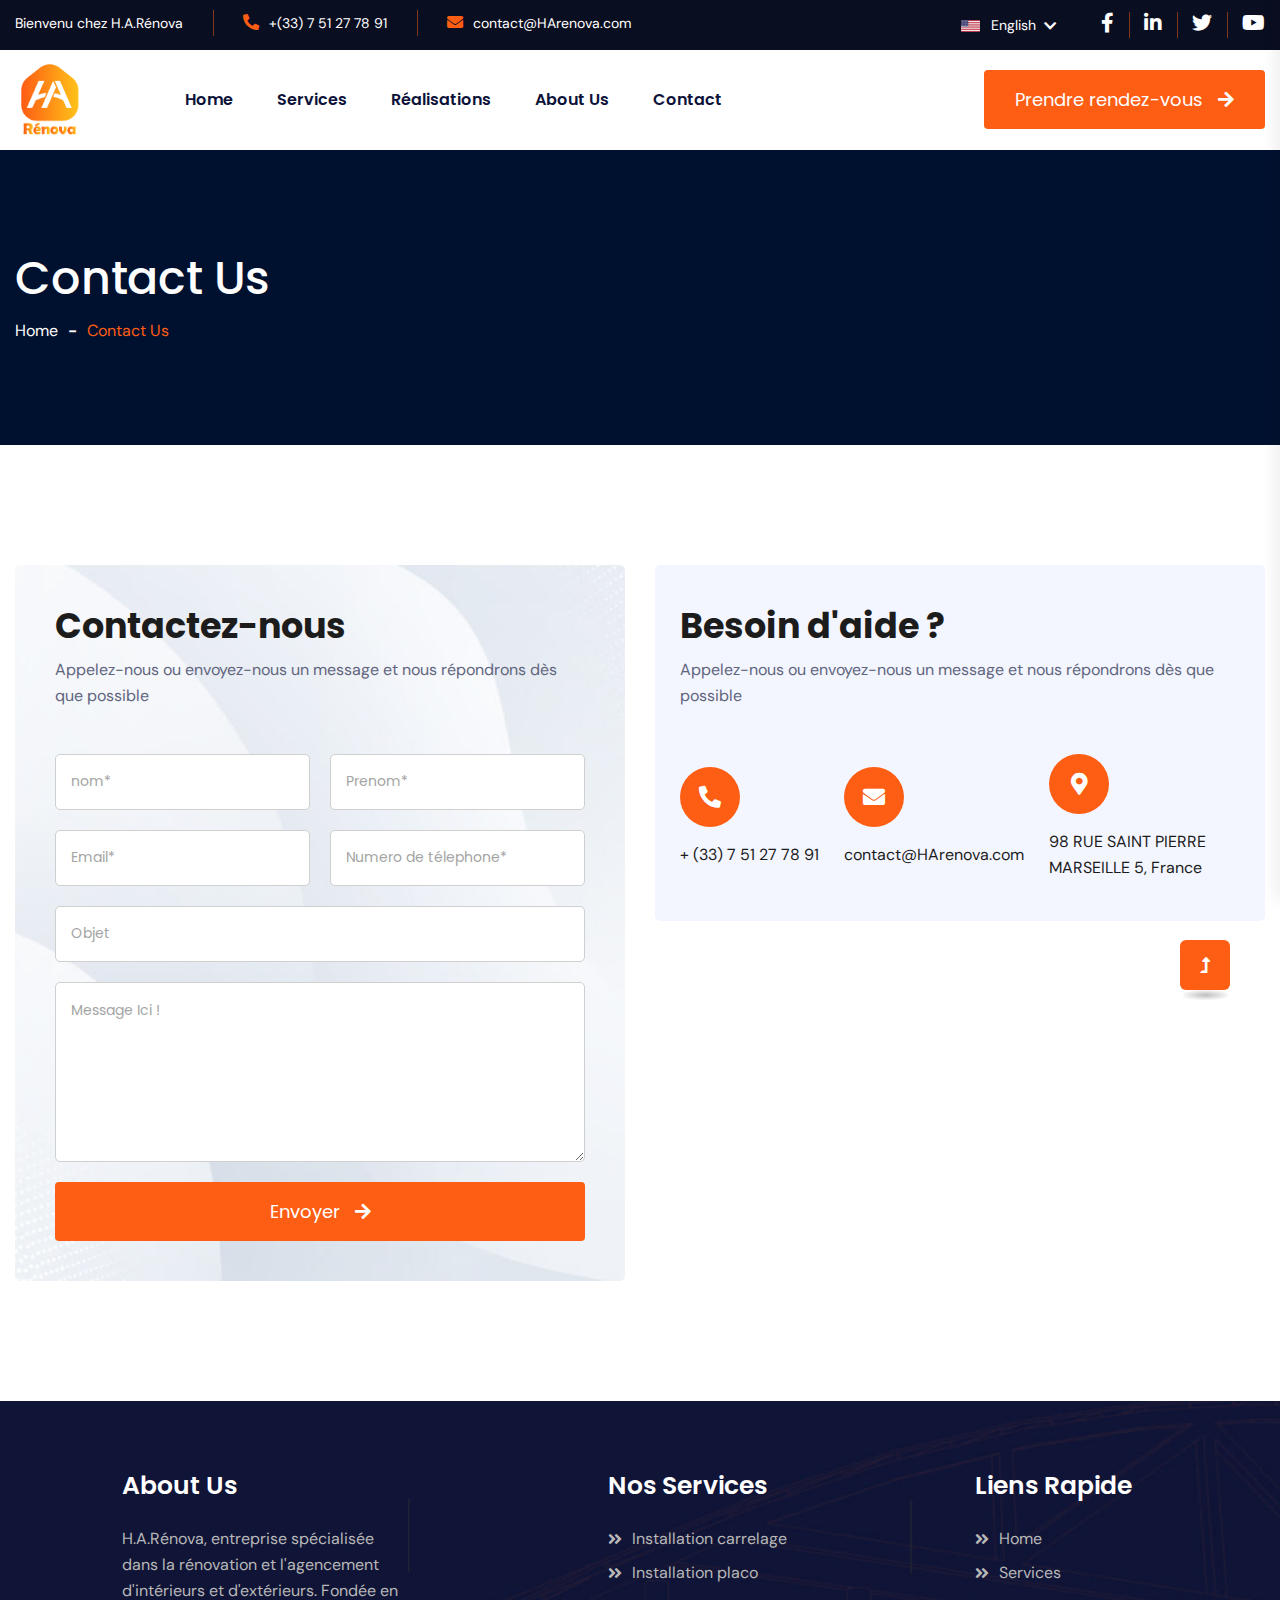
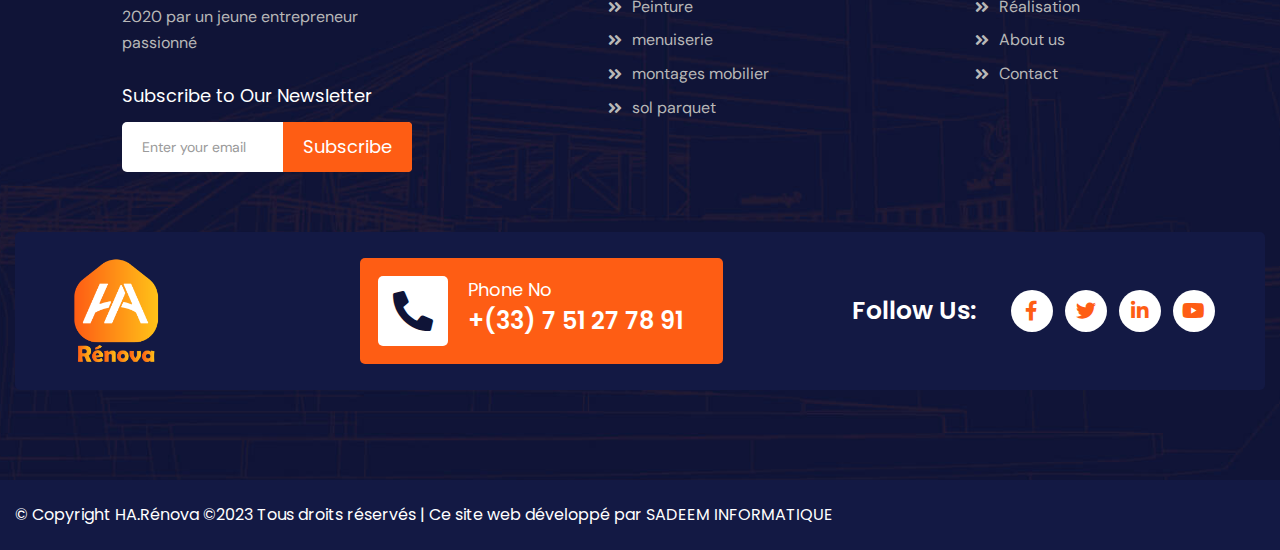
<file: contact.html>
<!doctype html>
<html class="no-js" lang="en">
    <head>
        <meta charset="utf-8">
        <meta http-equiv="x-ua-compatible" content="ie=edge">
        <title>Contact</title>
        <meta name="description" content="Roofx - Roofing Services HTML Template">
        <meta name="viewport" content="width=device-width, initial-scale=1">

		<link rel="shortcut icon" type="image/x-icon" href="assets/img/favicon.png">
        <!-- Place favicon.ico in the root directory -->

        <!-- CSS here -->
        <link rel="stylesheet" href="assets/css/bootstrap.min.css">
        <link rel="stylesheet" href="assets/css/animate.min.css">
        <link rel="stylesheet" href="assets/css/magnific-popup.css">
        <link rel="stylesheet" href="assets/css/fontawesome-all.min.css">
        <link rel="stylesheet" href="assets/css/odometer.css">
        <link rel="stylesheet" href="assets/css/slick.css">
        <link rel="stylesheet" href="assets/css/tg-cursor.css">
        <link rel="stylesheet" href="assets/css/default.css">
        <link rel="stylesheet" href="assets/css/jarallax.css">
        <link rel="stylesheet" href="assets/css/style.css">
        <link rel="stylesheet" href="assets/css/responsive.css">
    </head>
    <body>

        <!-- Preloader-start -->
        <div id="preloader">
            <div class="ta-preloader-block">
                <div class="ta-spinner-eff">
                    <div class="ta-bar ta-bar-top"></div>
                    <div class="ta-bar ta-bar-right"></div>
                    <div class="ta-bar ta-bar-bottom"></div>
                    <div class="ta-bar ta-bar-left"></div>
                </div>
            </div>
        </div>
        <!-- Preloader-start-end -->

		<!-- Scroll-top -->
        <button class="scroll-top scroll-to-target" data-target="html">
            <i class="fas fa-level-up-alt"></i>
        </button>
        <!-- Scroll-top-end-->

        <!-- header-area -->
        <header>
            <div id="header-fixed-height"></div>
            <div class="header-top-wrap">
                <div class="container">
                    <div class="row">
                        <div class="col-xl-8 col-lg-9">
                            <div class="header-top-left">
                                <ul class="list-wrap">
                                    <li>Bienvenu chez H.A.Rénova</li>
                                    <li><i class="fas fa-phone-alt"></i><a href="tel:0123456789">+(33) 7 51 27 78 91</a></li>
                                    <li><i class="fas fa-envelope"></i><a href="mailto:infoyour@gmail.com">contact@HArenova.com</a></li>
                                </ul>
                            </div>
                        </div>
                        <div class="col-xl-4 col-lg-3">
                            <div class="header-top-right">
                                <div class="header-lang">
                                    <div class="dropdown">
                                        <button class="dropdown-toggle" type="button" id="dropdownMenuButton1" data-bs-toggle="dropdown" aria-haspopup="true" aria-expanded="false">
                                            <img src="assets/img/icon/united-states.jpg" alt=""> English
                                        </button>
                                        <div class="dropdown-menu" aria-labelledby="dropdownMenuButton1">
                                            <a class="dropdown-item" href="index.html"><img src="assets/img/icon/russia.jpg" alt="">Russia</a>
                                            <a class="dropdown-item" href="index.html"><img src="assets/img/icon/india.jpg" alt="">India</a>
                                            <a class="dropdown-item" href="index.html"><img src="assets/img/icon/bangladesh.jpg" alt="">Bangla</a>
                                        </div>
                                    </div>
                                </div>
                                <div class="header-social">
                                    <ul class="list-wrap">
                                        <li><a href="#"><i class="fab fa-facebook-f"></i></a></li>
                                        <li><a href="#"><i class="fab fa-linkedin-in"></i></a></li>
                                        <li><a href="#"><i class="fab fa-twitter"></i></a></li>
                                        <li><a href="#"><i class="fab fa-youtube"></i></a></li>
                                    </ul>
                                </div>
                            </div>
                        </div>
                    </div>
                </div>
            </div>
            <div id="sticky-header" class="menu-area menu-area-three">
                <div class="container">
                    <div class="row">
                        <div class="col-12">
                            <div class="mobile-nav-toggler"><i class="fas fa-bars"></i></div>
                            <div class="menu-wrap">
                                <nav class="menu-nav">
                                    <div class="logo">
                                        <a href="index.html"><img height="75" src="assets/img/logo/logo_ha.png" alt="Logo"></a>
                                    </div>
                                    <div class="navbar-wrap main-menu d-none d-lg-flex">
                                        <ul class="navigation">
                                             <li><a href="index.html">Home</a></li>
                                            <!-- <li class="active menu-item-has-children"><a href="#">Home</a>
                                                <ul class="sub-menu">
                                                    <li><a href="index.html">Home One</a></li>
                                                    <li><a href="index-2.html">Home Two</a></li>
                                                    <li class="active"><a href="index-3.html">Home Three</a></li>
                                                    <li><a href="index-4.html">Home Four</a></li>
                                                </ul>
                                            </li> -->
                                            <li><a href="services.html">Services</a></li>
                                            <li><a href="project.html">Réalisations</a></li>
                                            <li><a href="about.html">About us</a></li>
                                            <!-- <li class="menu-item-has-children"><a href="#">Services</a>
                                                <ul class="sub-menu">
                                                    <li><a href="services.html">Services Page</a></li>
                                                    <li><a href="services-details.html">Services Details</a></li>
                                                </ul>
                                            </li> -->
                                            <!-- <li class="menu-item-has-children"><a href="#">Réalisations</a>
                                                <ul class="sub-menu">
                                                    <li><a href="project.html">Project Page</a></li>
                                                    <li><a href="project-details.html">Project Details</a></li>
                                                    <li><a href="team.html">Our Team</a></li>
                                                    <li><a href="team-details.html">Team Details</a></li>
                                                    <li><a href="error.html">404 Error</a></li>
                                                </ul>
                                            </li> -->
                                            <!-- <li class="menu-item-has-children"><a href="#">Pages</a>
                                                <ul class="sub-menu">
                                                    <li><a href="project.html">Project Page</a></li>
                                                    <li><a href="project-details.html">Project Details</a></li>
                                                    <li><a href="team.html">Our Team</a></li>
                                                    <li><a href="team-details.html">Team Details</a></li>
                                                    <li><a href="error.html">404 Error</a></li>
                                                </ul>
                                            </li> -->
                                            <!-- <li class="menu-item-has-children"><a href="#">Blog</a>
                                                <ul class="sub-menu">
                                                    <li><a href="blog.html">Our Blog</a></li>
                                                    <li><a href="blog-details.html">Blog Details</a></li>
                                                </ul>
                                            </li> -->
                                            <li><a href="contact.html">Contact</a></li>
                                        </ul>
                                    </div>
                                    <div class="header-action d-none d-md-block">
                                        <ul class="list-wrap">
                                            <li class="header-btn"><a href="contact.html" class="btn">Prendre rendez-vous</a></li>
                                        </ul>
                                    </div>
                                </nav>
                            </div>

                            <!-- Mobile Menu  -->
                            <div class="mobile-menu">
                                <nav class="menu-box">
                                    <div class="close-btn"><i class="fas fa-times"></i></div>
                                    <div class="nav-logo">
                                        <a href="index.html"><img src="assets/img/logo/logo_02.png" alt="Logo"></a>
                                    </div>
                                    <div class="menu-outer">
                                        <!--Here Menu Will Come Automatically Via Javascript / Same Menu as in Header-->
                                    </div>
                                    <div class="social-links">
                                        <ul class="clearfix list-wrap">
                                            <li><a href="#"><i class="fab fa-facebook-f"></i></a></li>
                                            <li><a href="#"><i class="fab fa-twitter"></i></a></li>
                                            <li><a href="#"><i class="fab fa-instagram"></i></a></li>
                                            <li><a href="#"><i class="fab fa-linkedin-in"></i></a></li>
                                            <li><a href="#"><i class="fab fa-youtube"></i></a></li>
                                        </ul>
                                    </div>
                                </nav>
                            </div>
                            <div class="menu-backdrop"></div>
                            <!-- End Mobile Menu -->

                        </div>
                    </div>
                </div>
            </div>
        </header>
        <!-- header-area-end -->


        <!-- mian-area -->
        <main>

            <!-- breadcrumb-area -->
            <section class="breadcrumb-area breadcrumb-bg" data-background="./IMG/contact_blue.png">
                <!-- <div class="breadcrumb-shape" data-background="assets/img/images/breadcrumb_shape.png"></div> -->
                <div class="container">
                    <div class="row">
                        <div class="col-lg-12">
                            <div class="breadcrumb-content">
                                <h2 class="title">Contact Us</h2>
                                <nav aria-label="breadcrumb">
                                    <ol class="breadcrumb">
                                        <li class="breadcrumb-item"><a href="index.html">Home</a></li>
                                        <li class="breadcrumb-item active" aria-current="page">Contact Us</li>
                                    </ol>
                                </nav>
                            </div>
                        </div>
                    </div>
                </div>
            </section>
            <!-- breadcrumb-area-end -->

            <!-- contact-area -->
            <section class="contact-area pt-120 pb-120">
                <div class="container">
                    <div class="row justify-content-center">
                        <div class="col-xl-6 col-lg-10">
                            <div class="contact-form-wrap" data-background="assets/img/images/contact_form_bg.jpg">
                                <h2 class="title">Contactez-nous</h2>
                                <p>Appelez-nous ou envoyez-nous un message et nous répondrons dès que possible</p>
                                <form action="#" class="contact-form">
                                    <div class="row">
                                        <div class="col-md-6">
                                            <div class="form-grp">
                                                <input id="firstName" type="text" placeholder="nom*">
                                            </div>
                                        </div>
                                        <div class="col-md-6">
                                            <div class="form-grp">
                                                <input id="lastName" type="text" placeholder="Prenom*">
                                            </div>
                                        </div>
                                        <div class="col-md-6">
                                            <div class="form-grp">
                                                <input id="email" type="email" placeholder="Email*">
                                            </div>
                                        </div>
                                        <div class="col-md-6">
                                            <div class="form-grp">
                                                <input id="phone" type="text" placeholder="Numero de télephone*">
                                            </div>
                                        </div>
                                    </div>
                                    <div class="form-grp">
                                        <input id="subject" type="text" placeholder="Objet">
                                    </div>
                                    <div class="form-grp">
                                        <textarea id="message" placeholder="Message Ici !"></textarea>
                                    </div>
                                    <button class="btn" type="submit">Envoyer</button>
                                </form>
                            </div>
                        </div>
                        <div class="col-xl-6 col-lg-10">
                            <div class="contact-info-wrap">
                                <h2 class="title">Besoin d'aide ?</h2>
                                <p>Appelez-nous ou envoyez-nous un message et nous répondrons dès que possible</p>
                                <ul class="list-wrap">
                                    <li>
                                        <div class="contact-info-item">
                                            <div class="icon">
                                                <i class="fas fa-phone-alt"></i>
                                            </div>
                                            <div class="content">
                                                <a href="tel:0123456789">+ (33) 7 51 27 78 91</a>
                                            </div>
                                        </div>
                                    </li>
                                    <li>
                                        <div class="contact-info-item">
                                            <div class="icon">
                                                <i class="fas fa-envelope"></i>
                                            </div>
                                            <div class="content">
                                                <a href="mailto:infoyour@gmail.com">contact@HArenova.com</a>
                                            </div>
                                        </div>
                                    </li>
                                    <li>
                                        <div class="contact-info-item">
                                            <div class="icon">
                                                <i class="fas fa-map-marker-alt"></i>
                                            </div>
                                            <div class="content">
                                                <p>98 RUE SAINT PIERRE<br> MARSEILLE 5, France</p>
                                            </div>
                                        </div>
                                    </li>
                                </ul>
                            </div>
                            <!-- contact-map -->
                            <div id="contact-map">
                                <iframe src="https://maps.google.com/maps?width=600&amp;height=400&amp;hl=en&amp;q=marseille&amp;t=&amp;z=14&amp;ie=UTF8&amp;iwloc=B&amp;output=embed"
                                    allowfullscreen loading="lazy"></iframe>
                            </div>
                            <!-- contact-map-end -->

                        </div>
                    </div>
                </div>
            </section>
            <!-- contact-area-end -->

        </main>
        <!-- mian-area-end -->


                <!-- footer-area -->
                <footer>
                    <div class="footer-area footer-bg" data-background="assets/img/bg/footer_bg.jpg">
                        <div class="footer-top">
                            <div class="container">
                                <div class="row d-flex  justify-content-evenly ">
                                    <div class="col-xl-3 col-lg-4 col-md-7">
                                        <div class="footer-widget">
                                            <h2 class="fw-title">About Us</h2>
                                            <div class="footer-content">
                                                <p>H.A.Rénova, entreprise spécialisée dans la rénovation et l'agencement d'intérieurs et d'extérieurs. Fondée en 2020 par un jeune entrepreneur passionné</p>
                                                <div class="footer-newsletter">
                                                    <h4 class="title">Subscribe to Our Newsletter</h4>
                                                    <form action="#">
                                                        <input type="text" placeholder="Enter your email">
                                                        <button type="submit" class="btn btn-two">Subscribe</button>
                                                    </form>
                                                </div>
                                            </div>
                                        </div>
                                    </div>
                                    <div class="col-xl-3 col-lg-4 col-md-5 col-sm-6">
                                        <div class="footer-widget">
                                            <h2 class="fw-title">Nos Services</h2>
                                            <div class="footer-link">
                                                <ul class="list-wrap">
                                                    <li><a href="index.html"><i class="fas fa-angle-double-right"></i>Installation carrelage</a></li>
                                                    <li><a href="services.html"><i class="fas fa-angle-double-right"></i>Installation placo</a></li>
                                                    <li><a href="project.html"><i class="fas fa-angle-double-right"></i>Peinture</a></li>
                                                    <li><a href="about.html"><i class="fas fa-angle-double-right"></i>menuiserie</a></li>
                                                    <li><a href="contact.html"><i class="fas fa-angle-double-right"></i>montages mobilier</a></li>
                                                    <li><a href="contact.html"><i class="fas fa-angle-double-right"></i>sol parquet</a></li>
                                                </ul>
                                            </div>
                                        </div>
                                    </div>
                                    <div class="col-xl-2 col-lg-4 col-md-6 col-sm-6">
                                        <div class="footer-widget">
                                            <h2 class="fw-title">Liens Rapide</h2>
                                            <div class="footer-link">
                                                <ul class="list-wrap">
                                                    <li><a href="index.html"><i class="fas fa-angle-double-right"></i>Home</a></li>
                                                    <li><a href="services.html"><i class="fas fa-angle-double-right"></i>Services</a></li>
                                                    <li><a href="project.html"><i class="fas fa-angle-double-right"></i>Réalisation</a></li>
                                                    <li><a href="about.html"><i class="fas fa-angle-double-right"></i>About us</a></li>
                                                    <li><a href="contact.html"><i class="fas fa-angle-double-right"></i>Contact</a></li>
                                                </ul>
                                            </div>
                                        </div>
                                    </div>
                                </div>
                                <div class="footer-logo-area">
                                    <div class="row align-items-center">
                                        <div class="col-xl-3 col-lg-3 col-md-12">
                                            <div class="logo">
                                                <a href="index.html"><img width="100" src="assets/img/logo/logo_ha.png" alt=""></a>
                                            </div>
                                        </div>
                                        <div class="col-xl-4 col-lg-4 col-md-6">
                                            <div class="footer-contact">
                                                <div class="icon">
                                                    <i class="fas fa-phone-alt"></i>
                                                </div>
                                                <div class="content">
                                                    <span>Phone No</span>
                                                    <a href="tel:0123456789">+(33) 7 51 27 78 91</a>
                                                </div>
                                            </div>
                                        </div>
                                        <div class="col-xl-5 col-lg-5 col-md-6">
                                            <div class="footer-social">
                                                <h2 class="title">Follow Us:</h2>
                                                <ul class="list-wrap">
                                                    <li><a href="#"><i class="fab fa-facebook-f"></i></a></li>
                                                    <li><a href="#"><i class="fab fa-twitter"></i></a></li>
                                                    <li><a href="#"><i class="fab fa-linkedin-in"></i></a></li>
                                                    <li><a href="#"><i class="fab fa-youtube"></i></a></li>
                                                </ul>
                                            </div>
                                        </div>
                                    </div>
                                </div>
                            </div>
                        </div>
                        <div class="footer-bottom">
                            <div class="container">
                                <div class="row">
                                    <div class="col-md-12">
                                        <div class="copyright-text">
                                            <p>© Copyright HA.Rénova ©2023 Tous droits réservés | Ce site web développé par SADEEM INFORMATIQUE</p>
                                        </div>
                                    </div>
                                </div>
                            </div>
                        </div>
                    </div>
                </footer>
                <!-- footer-area-end -->



        <!-- JS here -->
        <script src="assets/js/vendor/jquery-3.6.0.min.js"></script>
        <script src="assets/js/bootstrap.min.js"></script>
        <script src="assets/js/imagesloaded.pkgd.min.js"></script>
        <script src="assets/js/jquery.magnific-popup.min.js"></script>
        <script src="assets/js/jquery.odometer.min.js"></script>
        <script src="assets/js/jquery.appear.js"></script>
        <script src="assets/js/slick.min.js"></script>
        <script src="assets/js/slick-animation.min.js"></script>
        <script src="assets/js/ajax-form.js"></script>
        <script src="assets/js/jarallax.min.js"></script>
        <script src="assets/js/parallax.min.js"></script>
        <script src="assets/js/gsap.js"></script>
        <script src="assets/js/ScrollTrigger.js"></script>
        <script src="assets/js/SplitText.js"></script>
        <script src="assets/js/gsap-animation.js"></script>
        <script src="assets/js/tg-cursor.min.js"></script>
        <script src="assets/js/wow.min.js"></script>
        <script src="assets/js/main.js"></script>
    </body>
</html>
</file>
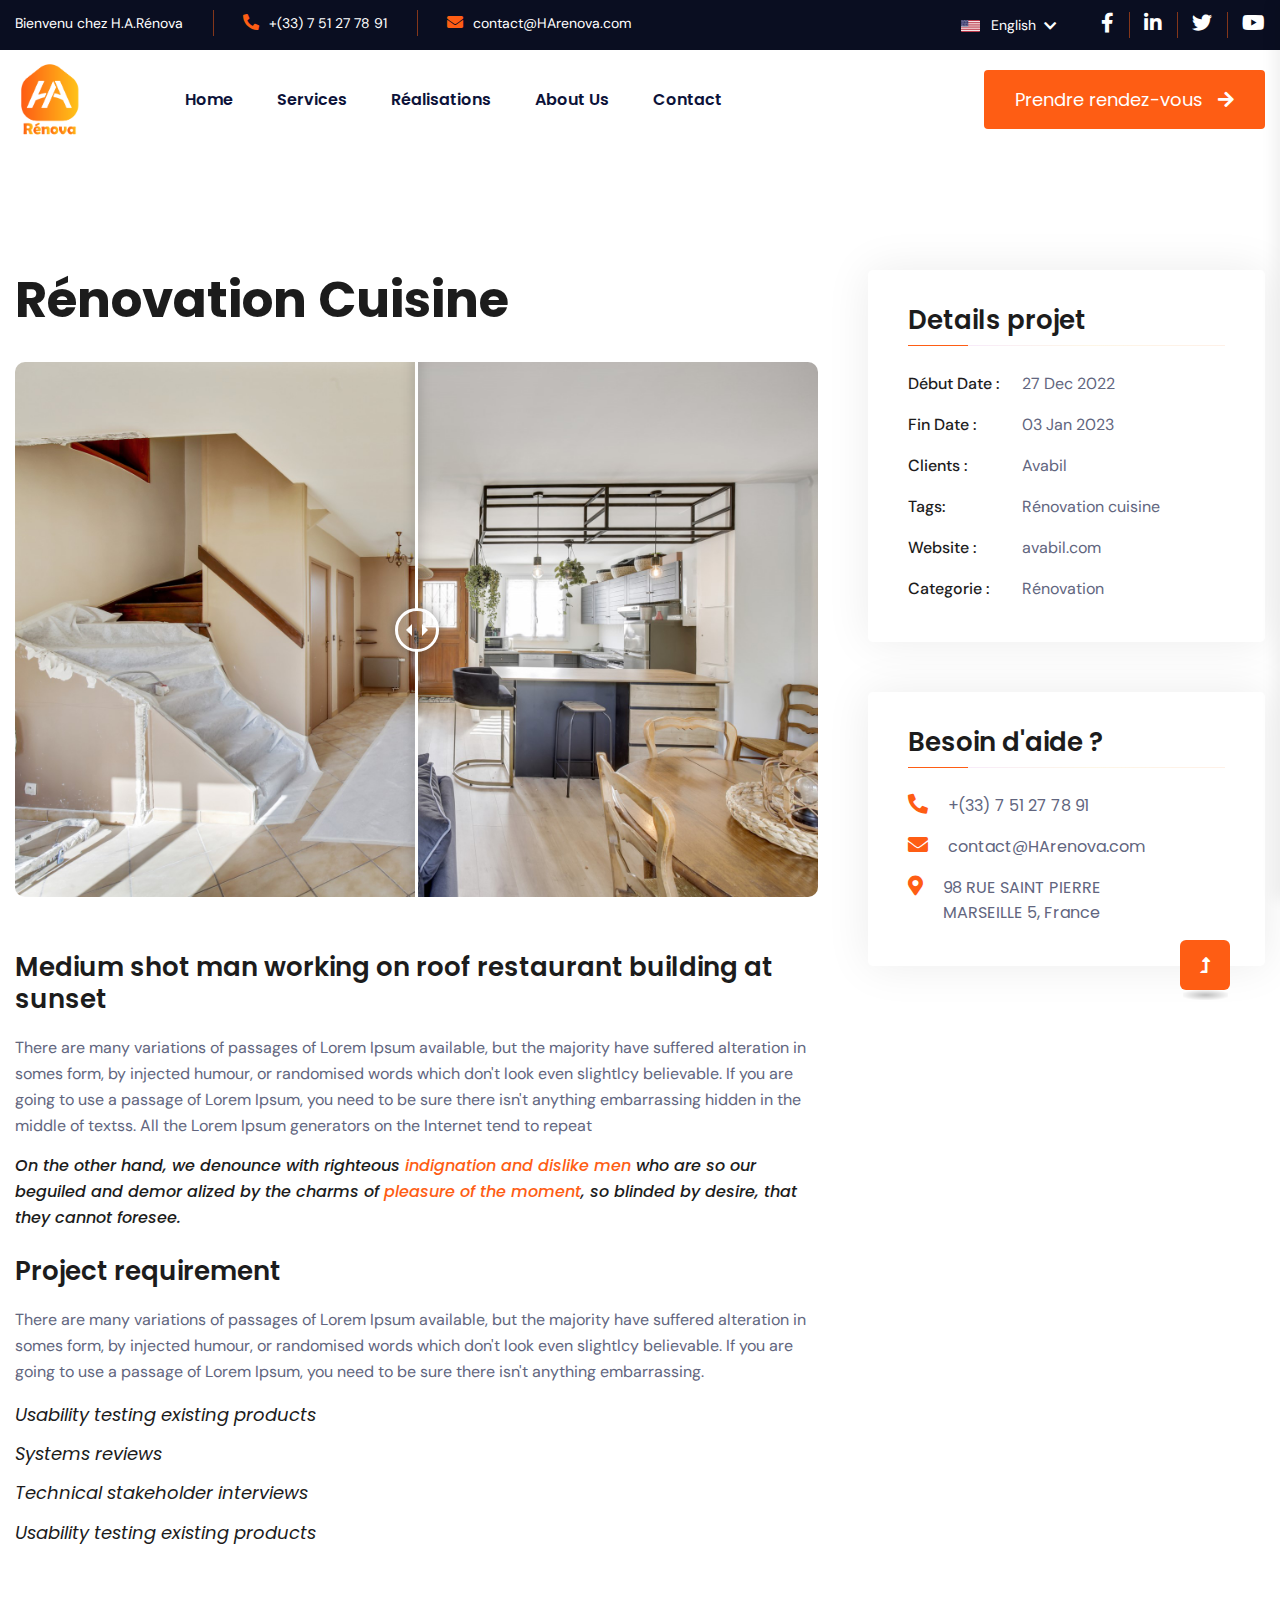
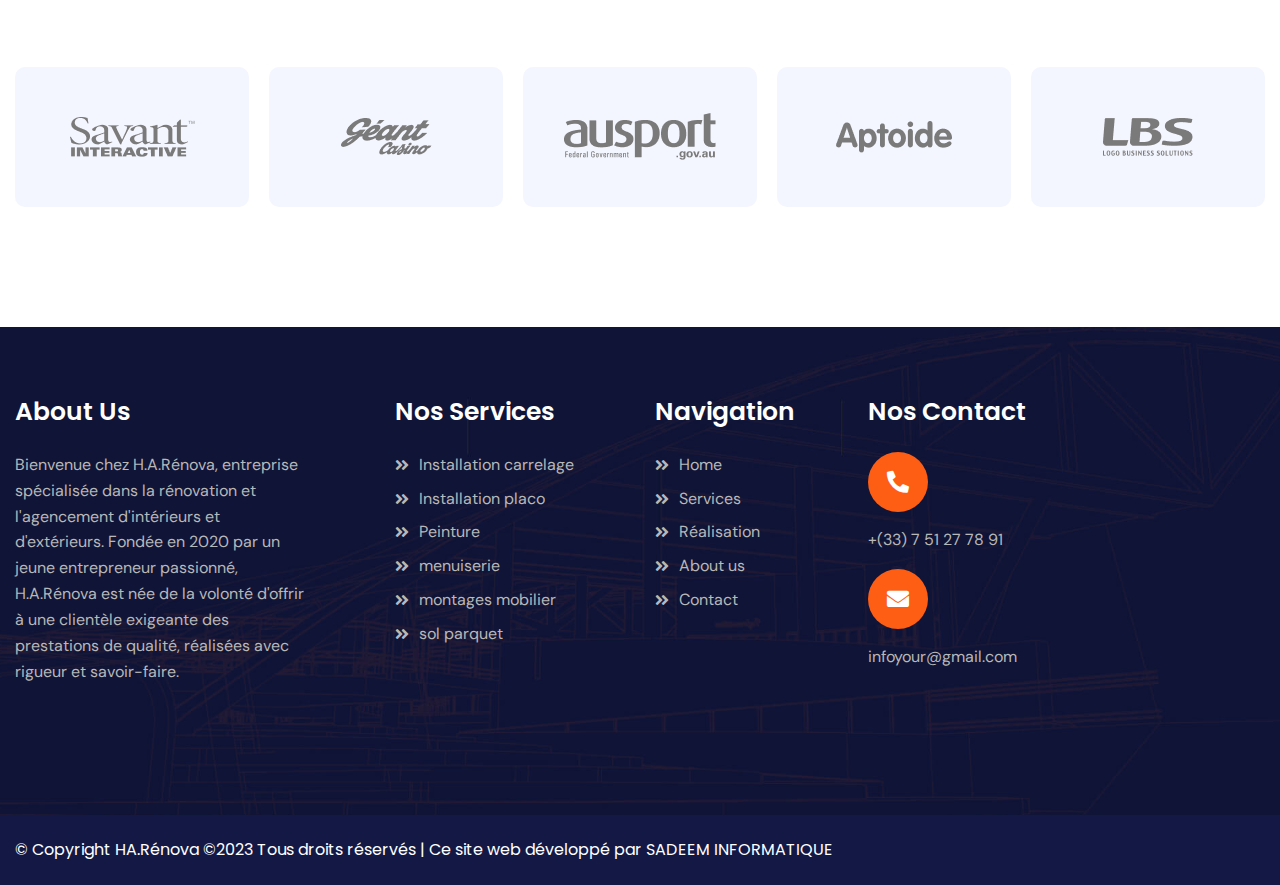
<file: project-details.html>
<!doctype html>
<html class="no-js" lang="en">
    <head>
        <meta charset="utf-8">
        <meta http-equiv="x-ua-compatible" content="ie=edge">
        <title>Réalisation - Rénovation Cuisine</title>
        <meta name="description" content="Roofx - Roofing Services HTML Template">
        <meta name="viewport" content="width=device-width, initial-scale=1">

		<link rel="shortcut icon" type="image/x-icon" href="assets/img/favicon.png">
        <!-- Place favicon.ico in the root directory -->

        <!-- CSS here -->
        <link rel="stylesheet" href="assets/css/bootstrap.min.css">
        <link rel="stylesheet" href="assets/css/animate.min.css">
        <link rel="stylesheet" href="assets/css/magnific-popup.css">
        <link rel="stylesheet" href="assets/css/fontawesome-all.min.css">
        <link rel="stylesheet" href="assets/css/odometer.css">
        <link rel="stylesheet" href="assets/css/slick.css">
        <link rel="stylesheet" href="assets/css/tg-cursor.css">
        <link rel="stylesheet" href="assets/css/default.css">
        <link rel="stylesheet" href="assets/css/jarallax.css">
        <link rel="stylesheet" href="assets/css/style.css">
        <link rel="stylesheet" href="assets/css/responsive.css">

        <link rel="stylesheet" href="./twentytwenty-master/css/twentytwenty.css" type="text/css" media="screen" />

    </head>
    <body>

        <!-- Preloader-start -->
        <div id="preloader">
            <div class="ta-preloader-block">
                <div class="ta-spinner-eff">
                    <div class="ta-bar ta-bar-top"></div>
                    <div class="ta-bar ta-bar-right"></div>
                    <div class="ta-bar ta-bar-bottom"></div>
                    <div class="ta-bar ta-bar-left"></div>
                </div>
            </div>
        </div>
        <!-- Preloader-start-end -->

		<!-- Scroll-top -->
        <button class="scroll-top scroll-to-target" data-target="html">
            <i class="fas fa-level-up-alt"></i>
        </button>
        <!-- Scroll-top-end-->

        <!-- header-area -->
        <header>
            <div id="header-fixed-height"></div>
            <div class="header-top-wrap">
                <div class="container">
                    <div class="row">
                        <div class="col-xl-8 col-lg-9">
                            <div class="header-top-left">
                                <ul class="list-wrap">
                                    <li>Bienvenu chez H.A.Rénova</li>
                                    <li><i class="fas fa-phone-alt"></i><a href="tel:0123456789">+(33) 7 51 27 78 91</a></li>
                                    <li><i class="fas fa-envelope"></i><a href="mailto:infoyour@gmail.com">contact@HArenova.com</a></li>
                                </ul>
                            </div>
                        </div>
                        <div class="col-xl-4 col-lg-3">
                            <div class="header-top-right">
                                <div class="header-lang">
                                    <div class="dropdown">
                                        <button class="dropdown-toggle" type="button" id="dropdownMenuButton1" data-bs-toggle="dropdown" aria-haspopup="true" aria-expanded="false">
                                            <img src="assets/img/icon/united-states.jpg" alt=""> English
                                        </button>
                                        <div class="dropdown-menu" aria-labelledby="dropdownMenuButton1">
                                            <a class="dropdown-item" href="index.html"><img src="assets/img/icon/russia.jpg" alt="">Russia</a>
                                            <a class="dropdown-item" href="index.html"><img src="assets/img/icon/india.jpg" alt="">India</a>
                                            <a class="dropdown-item" href="index.html"><img src="assets/img/icon/bangladesh.jpg" alt="">Bangla</a>
                                        </div>
                                    </div>
                                </div>
                                <div class="header-social">
                                    <ul class="list-wrap">
                                        <li><a href="#"><i class="fab fa-facebook-f"></i></a></li>
                                        <li><a href="#"><i class="fab fa-linkedin-in"></i></a></li>
                                        <li><a href="#"><i class="fab fa-twitter"></i></a></li>
                                        <li><a href="#"><i class="fab fa-youtube"></i></a></li>
                                    </ul>
                                </div>
                            </div>
                        </div>
                    </div>
                </div>
            </div>
            <div id="sticky-header" class="menu-area menu-area-three">
                <div class="container">
                    <div class="row">
                        <div class="col-12">
                            <div class="mobile-nav-toggler"><i class="fas fa-bars"></i></div>
                            <div class="menu-wrap">
                                <nav class="menu-nav">
                                    <div class="logo">
                                        <a href="index.html"><img height="75" src="assets/img/logo/logo_ha.png" alt="Logo"></a>
                                    </div>
                                    <div class="navbar-wrap main-menu d-none d-lg-flex">
                                        <ul class="navigation">
                                             <li><a href="index.html">Home</a></li>
                                            <!-- <li class="active menu-item-has-children"><a href="#">Home</a>
                                                <ul class="sub-menu">
                                                    <li><a href="index.html">Home One</a></li>
                                                    <li><a href="index-2.html">Home Two</a></li>
                                                    <li class="active"><a href="index-3.html">Home Three</a></li>
                                                    <li><a href="index-4.html">Home Four</a></li>
                                                </ul>
                                            </li> -->
                                            <li><a href="services.html">Services</a></li>
                                            <li><a href="project.html">Réalisations</a></li>
                                            <li><a href="about.html">About us</a></li>
                                            <!-- <li class="menu-item-has-children"><a href="#">Services</a>
                                                <ul class="sub-menu">
                                                    <li><a href="services.html">Services Page</a></li>
                                                    <li><a href="services-details.html">Services Details</a></li>
                                                </ul>
                                            </li> -->
                                            <!-- <li class="menu-item-has-children"><a href="#">Réalisations</a>
                                                <ul class="sub-menu">
                                                    <li><a href="project.html">Project Page</a></li>
                                                    <li><a href="project-details.html">Project Details</a></li>
                                                    <li><a href="team.html">Our Team</a></li>
                                                    <li><a href="team-details.html">Team Details</a></li>
                                                    <li><a href="error.html">404 Error</a></li>
                                                </ul>
                                            </li> -->
                                            <!-- <li class="menu-item-has-children"><a href="#">Pages</a>
                                                <ul class="sub-menu">
                                                    <li><a href="project.html">Project Page</a></li>
                                                    <li><a href="project-details.html">Project Details</a></li>
                                                    <li><a href="team.html">Our Team</a></li>
                                                    <li><a href="team-details.html">Team Details</a></li>
                                                    <li><a href="error.html">404 Error</a></li>
                                                </ul>
                                            </li> -->
                                            <!-- <li class="menu-item-has-children"><a href="#">Blog</a>
                                                <ul class="sub-menu">
                                                    <li><a href="blog.html">Our Blog</a></li>
                                                    <li><a href="blog-details.html">Blog Details</a></li>
                                                </ul>
                                            </li> -->
                                            <li><a href="contact.html">Contact</a></li>
                                        </ul>
                                    </div>
                                    <div class="header-action d-none d-md-block">
                                        <ul class="list-wrap">
                                            <li class="header-btn"><a href="contact.html" class="btn">Prendre rendez-vous</a></li>
                                        </ul>
                                    </div>
                                </nav>
                            </div>

                            <!-- Mobile Menu  -->
                            <div class="mobile-menu">
                                <nav class="menu-box">
                                    <div class="close-btn"><i class="fas fa-times"></i></div>
                                    <div class="nav-logo">
                                        <a href="index.html"><img src="assets/img/logo/logo_02.png" alt="Logo"></a>
                                    </div>
                                    <div class="menu-outer">
                                        <!--Here Menu Will Come Automatically Via Javascript / Same Menu as in Header-->
                                    </div>
                                    <div class="social-links">
                                        <ul class="clearfix list-wrap">
                                            <li><a href="#"><i class="fab fa-facebook-f"></i></a></li>
                                            <li><a href="#"><i class="fab fa-twitter"></i></a></li>
                                            <li><a href="#"><i class="fab fa-instagram"></i></a></li>
                                            <li><a href="#"><i class="fab fa-linkedin-in"></i></a></li>
                                            <li><a href="#"><i class="fab fa-youtube"></i></a></li>
                                        </ul>
                                    </div>
                                </nav>
                            </div>
                            <div class="menu-backdrop"></div>
                            <!-- End Mobile Menu -->

                        </div>
                    </div>
                </div>
            </div>
        </header>
        <!-- header-area-end -->


        <!-- mian-area -->
        <main>



            <!-- project-details-area -->
            <section class="project-details-area pt-120 pb-120">
                <div class="container">
                    <div class="row">
                        <div class="col-lg-8">
                            <div class="project-details-wrap">
                                <div class="big-title">
                                    <h1 style="font-size: 50px; margin-bottom: 2rem;">Rénovation Cuisine</h1>
                                </div>
                                <div class="project-details-thumb" id="container1">
                                    <img src="./IMG/kit__af.jpg" alt="">
                                    <img src="./IMG/kit__bf.jpg" alt="">
                                </div>
                                <div class="project-details-content">
                                    <h2 class="title">Medium shot man working on roof restaurant building at sunset</h2>
                                    <p class="info-one">There are many variations of passages of Lorem Ipsum available, but the majority have suffered alteration in somes form, by injected humour, or randomised words which don't look even slightlcy believable. If you are going to use a passage of Lorem Ipsum, you need to be sure there isn't anything embarrassing hidden in the middle of textss. All the Lorem Ipsum generators on the Internet tend to repeat</p>
                                    <p class="info-two">On the other hand, we denounce with righteous <span>indignation and dislike men</span> who are so our beguiled and demor alized by the charms of <span>pleasure of the moment</span>, so blinded by desire, that they cannot foresee.</p>

                                    <h2 class="title-two">Project requirement</h2>
                                    <p class="info-five">There are many variations of passages of Lorem Ipsum available, but the majority have suffered alteration in somes form, by injected humour, or randomised words which don't look even slightlcy believable. If you are going to use a passage of Lorem Ipsum, you need to be sure there isn't anything embarrassing.</p>
                                    <ul class="list-wrap">
                                        <li>Usability testing existing products</li>
                                        <li>Systems reviews</li>
                                        <li>Technical stakeholder interviews</li>
                                        <li>Usability testing existing products</li>
                                    </ul>
                                </div>
                            </div>
                        </div>
                        <div class="col-lg-4">
                            <aside class="project-sidebar">
                                <div class="project-widget">
                                    <h4 class="widget-title">Details projet</h4>
                                    <div class="project-info-list">
                                        <ul class="list-wrap">
                                            <li><span>Début Date :</span> 27 Dec 2022</li>
                                            <li><span>Fin Date :</span> 03 Jan 2023</li>
                                            <li><span>Clients :</span> Avabil</li>
                                            <li><span>Tags:</span> Rénovation cuisine</li>
                                            <li><span>Website :</span> avabil.com</li>
                                            <li><span>Categorie :</span> Rénovation</li>
                                        </ul>
                                    </div>
                                </div>
                                <div class="project-widget">
                                    <h4 class="widget-title">Besoin d'aide ?</h4>
                                    <div class="project-contact">
                                        <ul class="list-wrap">
                                            <li><i class="fas fa-phone-alt"></i>+(33) 7 51 27 78 91</li>
                                            <li><i class="fas fa-envelope"></i>contact@HArenova.com</li>
                                            <li><i class="fas fa-map-marker-alt"></i>98 RUE SAINT PIERRE<br>MARSEILLE 5, France</li>
                                        </ul>
                                    </div>
                                </div>
                            </aside>
                        </div>
                    </div>
                </div>
            </section>
            <!-- project-details-area-end -->

            <!-- brand-area -->
            <div class="inner-brand-area inner-brand-two pb-120">
                <div class="container">
                    <div class="row brand-active-three">
                        <div class="col-12">
                            <div class="brand-item">
                                <img src="assets/img/brand/brand_img01.png" alt="">
                            </div>
                        </div>
                        <div class="col-12">
                            <div class="brand-item">
                                <img src="assets/img/brand/brand_img02.png" alt="">
                            </div>
                        </div>
                        <div class="col-12">
                            <div class="brand-item">
                                <img src="assets/img/brand/brand_img03.png" alt="">
                            </div>
                        </div>
                        <div class="col-12">
                            <div class="brand-item">
                                <img src="assets/img/brand/brand_img04.png" alt="">
                            </div>
                        </div>
                        <div class="col-12">
                            <div class="brand-item">
                                <img src="assets/img/brand/brand_img05.png" alt="">
                            </div>
                        </div>
                        <div class="col-12">
                            <div class="brand-item">
                                <img src="assets/img/brand/brand_img06.png" alt="">
                            </div>
                        </div>
                        <div class="col-12">
                            <div class="brand-item">
                                <img src="assets/img/brand/brand_img03.png" alt="">
                            </div>
                        </div>
                    </div>
                </div>
            </div>
            <!-- brand-area-end -->

        </main>
        <!-- mian-area-end -->

        <!-- footer-area -->
        <footer>
            <div class="footer-area footer-bg" data-background="assets/img/bg/footer_bg.jpg">
                <div class="footer-top">
                    <div class="container">
                        <div class="row">
                            <div class="col-xl-3 col-lg-4 col-md-7">
                                <div class="footer-widget">
                                    <h2 class="fw-title">About Us</h2>
                                    <div class="footer-content">
                                        <p>Bienvenue chez H.A.Rénova, entreprise spécialisée dans la rénovation et l'agencement d'intérieurs et d'extérieurs. Fondée en 2020 par un jeune entrepreneur passionné, H.A.Rénova est née de la volonté d'offrir à une clientèle exigeante des prestations de qualité, réalisées avec rigueur et savoir-faire.</p>
                                    </div>
                                </div>
                            </div>
                            <div class="col-xl-3 col-lg-4 col-md-6 col-sm-6">
                                <div class="footer-widget">
                                    <h2 class="fw-title">Nos Services</h2>
                                    <div class="footer-link">
                                        <ul class="list-wrap">
                                            <li><a href="index.html"><i class="fas fa-angle-double-right"></i>Installation carrelage</a></li>
                                            <li><a href="services.html"><i class="fas fa-angle-double-right"></i>Installation placo</a></li>
                                            <li><a href="project.html"><i class="fas fa-angle-double-right"></i>Peinture</a></li>
                                            <li><a href="about.html"><i class="fas fa-angle-double-right"></i>menuiserie</a></li>
                                            <li><a href="contact.html"><i class="fas fa-angle-double-right"></i>montages mobilier</a></li>
                                            <li><a href="contact.html"><i class="fas fa-angle-double-right"></i>sol parquet</a></li>

                                        </ul>
                                    </div>
                                </div>
                            </div>

                            <div class="col-xl-2 col-lg-4 col-md-6 col-sm-6">
                                <div class="footer-widget">
                                    <h2 class="fw-title">Navigation</h2>
                                    <div class="footer-link">
                                        <ul class="list-wrap">
                                            <li><a href="index.html"><i class="fas fa-angle-double-right"></i>Home</a></li>
                                            <li><a href="services.html"><i class="fas fa-angle-double-right"></i>Services</a></li>
                                            <li><a href="project.html"><i class="fas fa-angle-double-right"></i>Réalisation</a></li>
                                            <li><a href="about.html"><i class="fas fa-angle-double-right"></i>About us</a></li>
                                            <li><a href="contact.html"><i class="fas fa-angle-double-right"></i>Contact</a></li>
                                        </ul>
                                    </div>
                                </div>
                            </div>

                            <div class="col-xl-4 col-lg-4 col-md-6 col-sm-6">
                                <div class="footer-widget">
                                    <h2 class="fw-title">Nos Contact</h2>
                                    <!-- <h3 class="fw-title">Need Any Help?</h3> -->
                                    <!-- <p>Call us or message and we' ll respond as soon as possible</p> -->
                                    <div class="footer-link">
                                        <ul class="list-wrap">
                                            <li style="margin-bottom: 1rem;">
                                                <div class="contact-info-item">
                                                    <div class="icon">
                                                        <i class="fas fa-phone-alt"></i>
                                                    </div>
                                                    <div class="content">
                                                        <a href="tel:0123456789">+(33) 7 51 27 78 91</a>
                                                    </div>
                                                </div>
                                            </li>
                                            <li>
                                                <div class="contact-info-item">
                                                    <div class="icon">
                                                        <i class="fas fa-envelope"></i>
                                                    </div>
                                                    <div class="content">
                                                        <a href="mailto:infoyour@gmail.com">infoyour@gmail.com</a><br>
                                                    </div>
                                                </div>
                                            </li>
                                        </ul>
                                    </div>
                                </div>
                            </div>
                        </div>
                    </div>
                </div>
                <div class="footer-bottom">
                    <div class="container">
                        <div class="row">
                            <div class="col-md-12">
                                <div class="copyright-text">
                                    <p>© Copyright HA.Rénova ©2023 Tous droits réservés | Ce site web développé par SADEEM INFORMATIQUE</p>
                                </div>
                            </div>
                        </div>
                    </div>
                </div>
            </div>
        </footer>
        <!-- footer-area-end -->

        <!-- JS here -->
        <script src="assets/js/vendor/jquery-3.6.0.min.js"></script>
        <script src="./twentytwenty-master/js/jquery.event.move.js" type="text/javascript"></script>
        <script src="./twentytwenty-master/js/jquery.twentytwenty.js" type="text/javascript"></script>
        <script src="assets/js/bootstrap.min.js"></script>
        <script src="assets/js/imagesloaded.pkgd.min.js"></script>
        <script src="assets/js/jquery.magnific-popup.min.js"></script>
        <script src="assets/js/jquery.odometer.min.js"></script>
        <script src="assets/js/jquery.appear.js"></script>
        <script src="assets/js/slick.min.js"></script>
        <script src="assets/js/slick-animation.min.js"></script>
        <script src="assets/js/ajax-form.js"></script>
        <script src="assets/js/jarallax.min.js"></script>
        <script src="assets/js/parallax.min.js"></script>
        <script src="assets/js/gsap.js"></script>
        <script src="assets/js/ScrollTrigger.js"></script>
        <script src="assets/js/SplitText.js"></script>
        <script src="assets/js/gsap-animation.js"></script>
        <script src="assets/js/tg-cursor.min.js"></script>
        <script src="assets/js/wow.min.js"></script>

        <script src="assets/js/main.js"></script>


        <script>

        </script>
    </body>
</html>
</file>
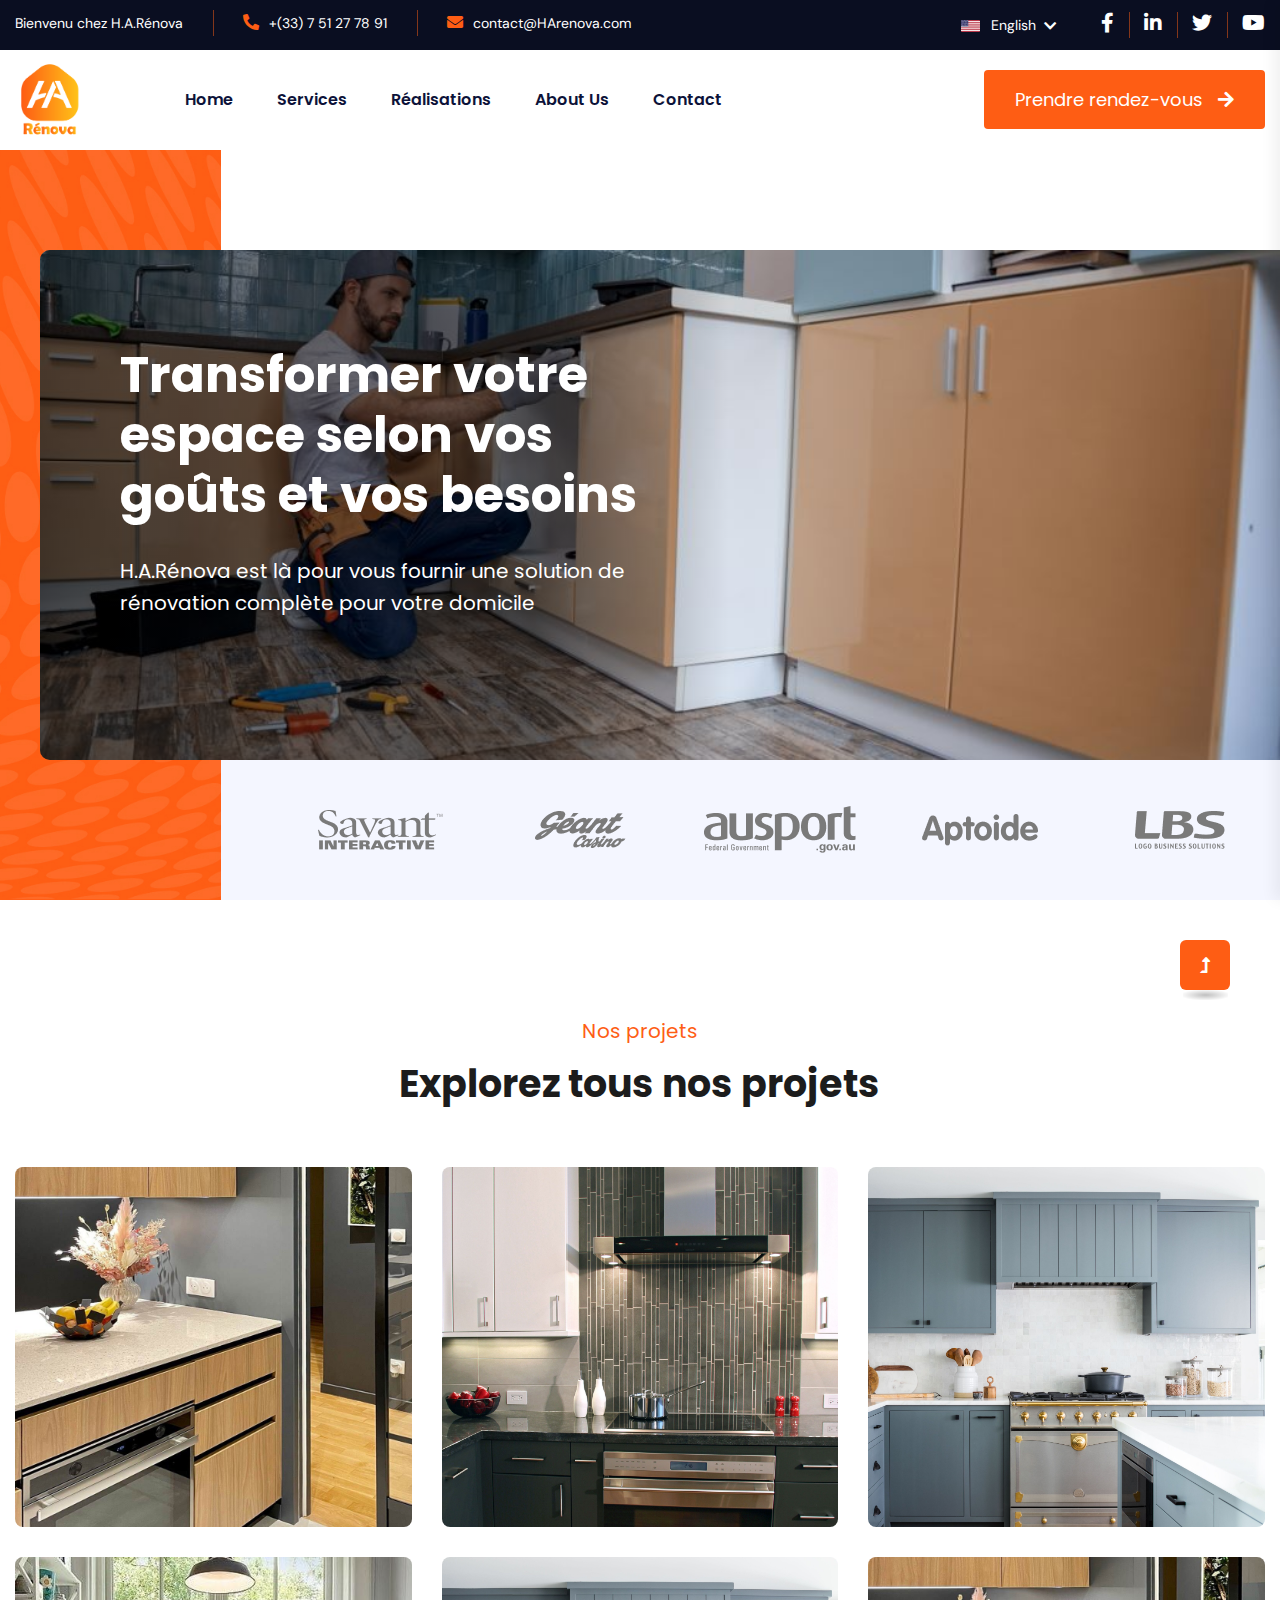
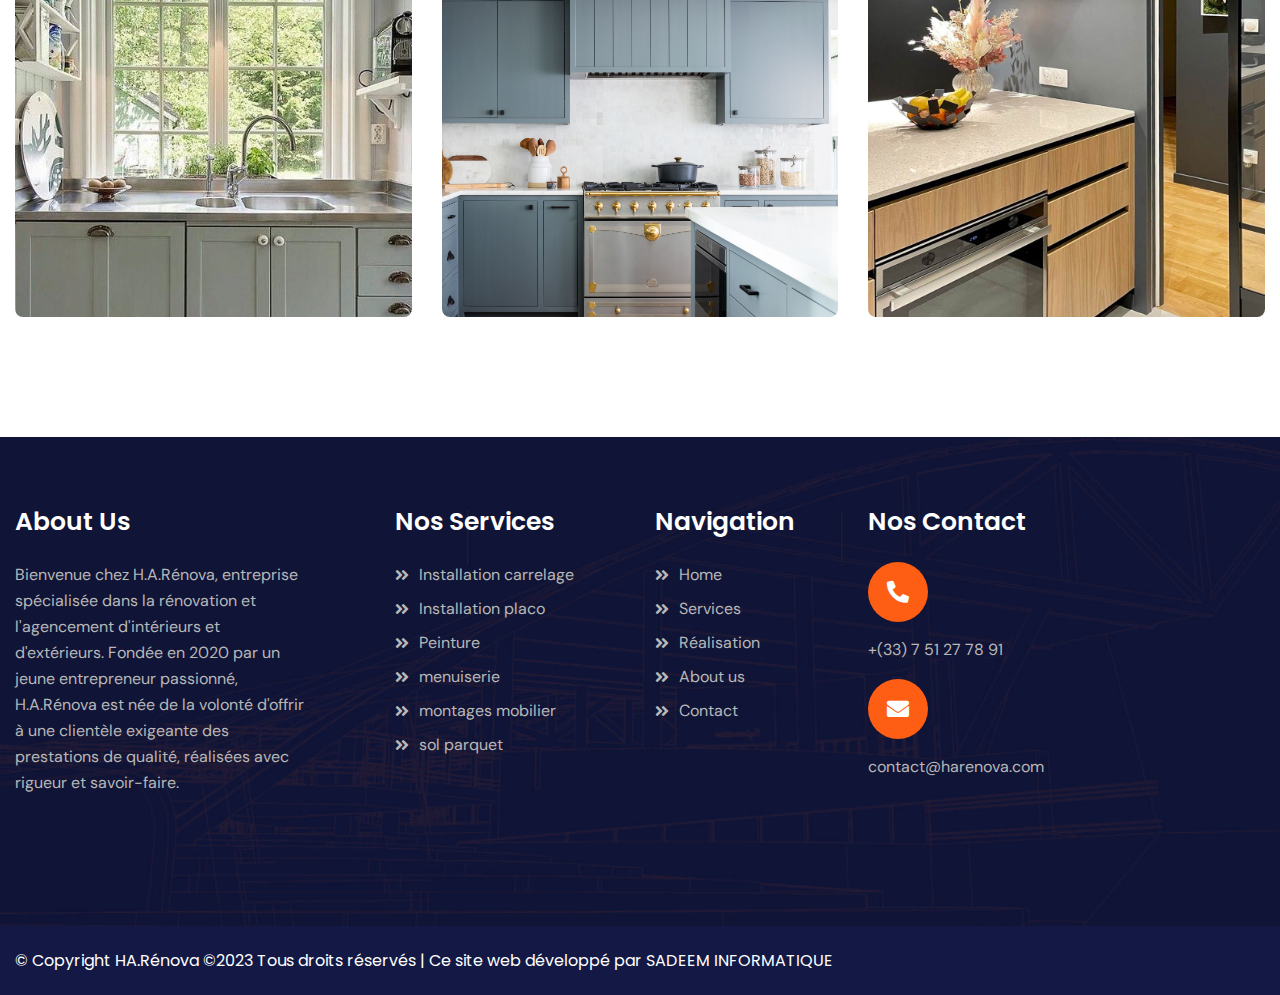
<file: project.html>
<!doctype html>
<html class="no-js" lang="en">
    <head>
        <meta charset="utf-8">
        <meta http-equiv="x-ua-compatible" content="ie=edge">
        <title>Réalisation</title>
        <meta name="description" content="Roofx - Roofing Services HTML Template">
        <meta name="viewport" content="width=device-width, initial-scale=1">

		<link rel="shortcut icon" type="image/x-icon" href="assets/img/favicon.png">
        <!-- Place favicon.ico in the root directory -->

        <!-- CSS here -->
        <link rel="stylesheet" href="assets/css/bootstrap.min.css">
        <link rel="stylesheet" href="assets/css/animate.min.css">
        <link rel="stylesheet" href="assets/css/magnific-popup.css">
        <link rel="stylesheet" href="assets/css/fontawesome-all.min.css">
        <link rel="stylesheet" href="assets/css/odometer.css">
        <link rel="stylesheet" href="assets/css/slick.css">
        <link rel="stylesheet" href="assets/css/tg-cursor.css">
        <link rel="stylesheet" href="assets/css/default.css">
        <link rel="stylesheet" href="assets/css/jarallax.css">
        <link rel="stylesheet" href="assets/css/style.css">
        <link rel="stylesheet" href="assets/css/responsive.css">
    </head>
    <body>

        <!-- Preloader-start -->
        <div id="preloader">
            <div class="ta-preloader-block">
                <div class="ta-spinner-eff">
                    <div class="ta-bar ta-bar-top"></div>
                    <div class="ta-bar ta-bar-right"></div>
                    <div class="ta-bar ta-bar-bottom"></div>
                    <div class="ta-bar ta-bar-left"></div>
                </div>
            </div>
        </div>
        <!-- Preloader-start-end -->

		<!-- Scroll-top -->
        <button class="scroll-top scroll-to-target" data-target="html">
            <i class="fas fa-level-up-alt"></i>
        </button>
        <!-- Scroll-top-end-->

        <!-- header-area -->
        <header>
            <div id="header-fixed-height"></div>
            <div class="header-top-wrap">
                <div class="container">
                    <div class="row">
                        <div class="col-xl-8 col-lg-9">
                            <div class="header-top-left">
                                <ul class="list-wrap">
                                    <li>Bienvenu chez H.A.Rénova</li>
                                    <li><i class="fas fa-phone-alt"></i><a href="tel:0123456789">+(33) 7 51 27 78 91</a></li>
                                    <li><i class="fas fa-envelope"></i><a href="mailto:infoyour@gmail.com">contact@HArenova.com</a></li>
                                </ul>
                            </div>
                        </div>
                        <div class="col-xl-4 col-lg-3">
                            <div class="header-top-right">
                                <div class="header-lang">
                                    <div class="dropdown">
                                        <button class="dropdown-toggle" type="button" id="dropdownMenuButton1" data-bs-toggle="dropdown" aria-haspopup="true" aria-expanded="false">
                                            <img src="assets/img/icon/united-states.jpg" alt=""> English
                                        </button>
                                        <div class="dropdown-menu" aria-labelledby="dropdownMenuButton1">
                                            <a class="dropdown-item" href="index.html"><img src="assets/img/icon/russia.jpg" alt="">Russia</a>
                                            <a class="dropdown-item" href="index.html"><img src="assets/img/icon/india.jpg" alt="">India</a>
                                            <a class="dropdown-item" href="index.html"><img src="assets/img/icon/bangladesh.jpg" alt="">Bangla</a>
                                        </div>
                                    </div>
                                </div>
                                <div class="header-social">
                                    <ul class="list-wrap">
                                        <li><a href="#"><i class="fab fa-facebook-f"></i></a></li>
                                        <li><a href="#"><i class="fab fa-linkedin-in"></i></a></li>
                                        <li><a href="#"><i class="fab fa-twitter"></i></a></li>
                                        <li><a href="#"><i class="fab fa-youtube"></i></a></li>
                                    </ul>
                                </div>
                            </div>
                        </div>
                    </div>
                </div>
            </div>
            <div id="sticky-header" class="menu-area menu-area-three">
                <div class="container">
                    <div class="row">
                        <div class="col-12">
                            <div class="mobile-nav-toggler"><i class="fas fa-bars"></i></div>
                            <div class="menu-wrap">
                                <nav class="menu-nav">
                                    <div class="logo">
                                        <a href="index.html"><img height="75" src="assets/img/logo/logo_ha.png" alt="Logo"></a>
                                    </div>
                                    <div class="navbar-wrap main-menu d-none d-lg-flex">
                                        <ul class="navigation">
                                             <li><a href="index.html">Home</a></li>
                                            <!-- <li class="active menu-item-has-children"><a href="#">Home</a>
                                                <ul class="sub-menu">
                                                    <li><a href="index.html">Home One</a></li>
                                                    <li><a href="index-2.html">Home Two</a></li>
                                                    <li class="active"><a href="index-3.html">Home Three</a></li>
                                                    <li><a href="index-4.html">Home Four</a></li>
                                                </ul>
                                            </li> -->
                                            <li><a href="services.html">Services</a></li>
                                            <li><a href="project.html">Réalisations</a></li>
                                            <li><a href="about.html">About us</a></li>
                                            <!-- <li class="menu-item-has-children"><a href="#">Services</a>
                                                <ul class="sub-menu">
                                                    <li><a href="services.html">Services Page</a></li>
                                                    <li><a href="services-details.html">Services Details</a></li>
                                                </ul>
                                            </li> -->
                                            <!-- <li class="menu-item-has-children"><a href="#">Réalisations</a>
                                                <ul class="sub-menu">
                                                    <li><a href="project.html">Project Page</a></li>
                                                    <li><a href="project-details.html">Project Details</a></li>
                                                    <li><a href="team.html">Our Team</a></li>
                                                    <li><a href="team-details.html">Team Details</a></li>
                                                    <li><a href="error.html">404 Error</a></li>
                                                </ul>
                                            </li> -->
                                            <!-- <li class="menu-item-has-children"><a href="#">Pages</a>
                                                <ul class="sub-menu">
                                                    <li><a href="project.html">Project Page</a></li>
                                                    <li><a href="project-details.html">Project Details</a></li>
                                                    <li><a href="team.html">Our Team</a></li>
                                                    <li><a href="team-details.html">Team Details</a></li>
                                                    <li><a href="error.html">404 Error</a></li>
                                                </ul>
                                            </li> -->
                                            <!-- <li class="menu-item-has-children"><a href="#">Blog</a>
                                                <ul class="sub-menu">
                                                    <li><a href="blog.html">Our Blog</a></li>
                                                    <li><a href="blog-details.html">Blog Details</a></li>
                                                </ul>
                                            </li> -->
                                            <li><a href="contact.html">Contact</a></li>
                                        </ul>
                                    </div>
                                    <div class="header-action d-none d-md-block">
                                        <ul class="list-wrap">
                                            <li class="header-btn"><a href="contact.html" class="btn">Prendre rendez-vous</a></li>
                                        </ul>
                                    </div>
                                </nav>
                            </div>

                            <!-- Mobile Menu  -->
                            <div class="mobile-menu">
                                <nav class="menu-box">
                                    <div class="close-btn"><i class="fas fa-times"></i></div>
                                    <div class="nav-logo">
                                        <a href="index.html"><img src="assets/img/logo/logo_02.png" alt="Logo"></a>
                                    </div>
                                    <div class="menu-outer">
                                        <!--Here Menu Will Come Automatically Via Javascript / Same Menu as in Header-->
                                    </div>
                                    <div class="social-links">
                                        <ul class="clearfix list-wrap">
                                            <li><a href="#"><i class="fab fa-facebook-f"></i></a></li>
                                            <li><a href="#"><i class="fab fa-twitter"></i></a></li>
                                            <li><a href="#"><i class="fab fa-instagram"></i></a></li>
                                            <li><a href="#"><i class="fab fa-linkedin-in"></i></a></li>
                                            <li><a href="#"><i class="fab fa-youtube"></i></a></li>
                                        </ul>
                                    </div>
                                </nav>
                            </div>
                            <div class="menu-backdrop"></div>
                            <!-- End Mobile Menu -->

                        </div>
                    </div>
                </div>
            </div>
        </header>
        <!-- header-area-end -->


        <!-- mian-area -->
        <main>

            <!-- banner-area -->
            <section class="banner-area">
                <div class="banner-shape" data-background="assets/img/banner/banner_shape.jpg"></div>
                <div class="banner-bg" data-background="./IMG/kit06.jpeg">
                    <div class="banner-content">
                        <h2 class="title wow fadeInDown" data-wow-delay=".2s">Transformer votre espace selon vos goûts et vos besoins</h2>
                        <p class="wow fadeInUp" data-wow-delay=".2s">H.A.Rénova est là pour vous fournir une solution de rénovation complète pour votre domicile</p>
                        <!-- <a href="project.html" class="btn wow fadeInUp" data-wow-delay=".4s">Discover More</a> -->
                    </div>
                </div>

                <!-- brand-area -->
                <div class="brand-area">
                    <div class="container">
                        <div class="brand-inner">
                            <div class="row brand-active">
                                <div class="col-12">
                                    <div class="brand-item">
                                        <img src="assets/img/brand/brand_img01.png" alt="">
                                    </div>
                                </div>
                                <div class="col-12">
                                    <div class="brand-item">
                                        <img src="assets/img/brand/brand_img02.png" alt="">
                                    </div>
                                </div>
                                <div class="col-12">
                                    <div class="brand-item">
                                        <img src="assets/img/brand/brand_img03.png" alt="">
                                    </div>
                                </div>
                                <div class="col-12">
                                    <div class="brand-item">
                                        <img src="assets/img/brand/brand_img04.png" alt="">
                                    </div>
                                </div>
                                <div class="col-12">
                                    <div class="brand-item">
                                        <img src="assets/img/brand/brand_img05.png" alt="">
                                    </div>
                                </div>
                                <div class="col-12">
                                    <div class="brand-item">
                                        <img src="assets/img/brand/brand_img06.png" alt="">
                                    </div>
                                </div>
                                <div class="col-12">
                                    <div class="brand-item">
                                        <img src="assets/img/brand/brand_img03.png" alt="">
                                    </div>
                                </div>
                            </div>
                        </div>
                    </div>
                </div>
                <!-- brand-area-end -->

            </section>
            <!-- banner-area-end -->

            <!-- project-area -->
            <section class="inner-project-area pt-115 pb-90">
                <div class="container">
                    <div class="row justify-content-center">
                        <div class="col-lg-8">
                            <div class="section-title text-center mb-60">
                                <span class="sub-title">Nos projets</span>
                                <h2 class="title">Explorez tous nos projets</h2>
                            </div>
                        </div>
                    </div>
                    <div class="row justify-content-center">
                        <div class="col-lg-4 col-md-6 col-sm-10">
                            <div class="project-item-two">
                                <div class="project-thumb-two">
                                    <a href="project-details.html"><img src="./IMG/rea01.jpg" alt=""></a>
                                </div>
                                <div class="project-content-two">
                                    <span>Cuisine Design</span>
                                    <h2 class="title"><a href="project-details.html">Rénovation</a></h2>
                                    <a href="project-details.html" class="link-btn"><i class="fas fa-arrow-right"></i></a>
                                </div>
                            </div>
                        </div>
                        <div class="col-lg-4 col-md-6 col-sm-10">
                            <div class="project-item-two">
                                <div class="project-thumb-two">
                                    <a href="project-details.html"><img src="./IMG/rea02.jpg" alt=""></a>
                                </div>
                                <div class="project-content-two">
                                    <span>Cuisine Design</span>
                                    <h2 class="title"><a href="project-details.html">Rénovation</a></h2>
                                    <a href="project-details.html" class="link-btn"><i class="fas fa-arrow-right"></i></a>
                                </div>
                            </div>
                        </div>
                        <div class="col-lg-4 col-md-6 col-sm-10">
                            <div class="project-item-two">
                                <div class="project-thumb-two">
                                    <a href="project-details.html"><img src="./IMG/rea04.jpg" alt=""></a>
                                </div>
                                <div class="project-content-two">
                                    <span>Cuisine Design</span>
                                    <h2 class="title"><a href="project-details.html">Rénovation</a></h2>
                                    <a href="project-details.html" class="link-btn"><i class="fas fa-arrow-right"></i></a>
                                </div>
                            </div>
                        </div>
                        <div class="col-lg-4 col-md-6 col-sm-10">
                            <div class="project-item-two">
                                <div class="project-thumb-two">
                                    <a href="project-details.html"><img src="./IMG/rea03.jpg" alt=""></a>
                                </div>
                                <div class="project-content-two">
                                    <span>Cuisine Design</span>
                                    <h2 class="title"><a href="project-details.html">Rénovation</a></h2>
                                    <a href="project-details.html" class="link-btn"><i class="fas fa-arrow-right"></i></a>
                                </div>
                            </div>
                        </div>
                        <div class="col-lg-4 col-md-6 col-sm-10">
                            <div class="project-item-two">
                                <div class="project-thumb-two">
                                    <a href="project-details.html"><img src="./IMG/rea04.jpg" alt=""></a>
                                </div>
                                <div class="project-content-two">
                                    <span>Cuisine Design</span>
                                    <h2 class="title"><a href="project-details.html">Rénovation</a></h2>
                                    <a href="project-details.html" class="link-btn"><i class="fas fa-arrow-right"></i></a>
                                </div>
                            </div>
                        </div>
                        <div class="col-lg-4 col-md-6 col-sm-10">
                            <div class="project-item-two">
                                <div class="project-thumb-two">
                                    <a href="project-details.html"><img src="./IMG/rea01.jpg" alt=""></a>
                                </div>
                                <div class="project-content-two">
                                    <span>Cuisine Design</span>
                                    <h2 class="title"><a href="project-details.html">Rénovation</a></h2>
                                    <a href="project-details.html" class="link-btn"><i class="fas fa-arrow-right"></i></a>
                                </div>
                            </div>
                        </div>
                    </div>
                </div>
            </section>
            <!-- project-area-end -->

        </main>
        <!-- mian-area-end -->
        <!-- footer-area -->
        <footer>
            <div class="footer-area footer-bg" data-background="assets/img/bg/footer_bg.jpg">
                <div class="footer-top">
                    <div class="container">
                        <div class="row">
                            <div class="col-xl-3 col-lg-4 col-md-7">
                                <div class="footer-widget">
                                    <h2 class="fw-title">About Us</h2>
                                    <div class="footer-content">
                                        <p>Bienvenue chez H.A.Rénova, entreprise spécialisée dans la rénovation et l'agencement d'intérieurs et d'extérieurs. Fondée en 2020 par un jeune entrepreneur passionné, H.A.Rénova est née de la volonté d'offrir à une clientèle exigeante des prestations de qualité, réalisées avec rigueur et savoir-faire.</p>
                                    </div>
                                </div>
                            </div>
                            <div class="col-xl-3 col-lg-4 col-md-6 col-sm-6">
                                <div class="footer-widget">
                                    <h2 class="fw-title">Nos Services</h2>
                                    <div class="footer-link">
                                        <ul class="list-wrap">
                                            <li><a href="index.html"><i class="fas fa-angle-double-right"></i>Installation carrelage</a></li>
                                            <li><a href="services.html"><i class="fas fa-angle-double-right"></i>Installation placo</a></li>
                                            <li><a href="project.html"><i class="fas fa-angle-double-right"></i>Peinture</a></li>
                                            <li><a href="about.html"><i class="fas fa-angle-double-right"></i>menuiserie</a></li>
                                            <li><a href="contact.html"><i class="fas fa-angle-double-right"></i>montages mobilier</a></li>
                                            <li><a href="contact.html"><i class="fas fa-angle-double-right"></i>sol parquet</a></li>

                                        </ul>
                                    </div>
                                </div>
                            </div>

                            <div class="col-xl-2 col-lg-4 col-md-6 col-sm-6">
                                <div class="footer-widget">
                                    <h2 class="fw-title">Navigation</h2>
                                    <div class="footer-link">
                                        <ul class="list-wrap">
                                            <li><a href="index.html"><i class="fas fa-angle-double-right"></i>Home</a></li>
                                            <li><a href="services.html"><i class="fas fa-angle-double-right"></i>Services</a></li>
                                            <li><a href="project.html"><i class="fas fa-angle-double-right"></i>Réalisation</a></li>
                                            <li><a href="about.html"><i class="fas fa-angle-double-right"></i>About us</a></li>
                                            <li><a href="contact.html"><i class="fas fa-angle-double-right"></i>Contact</a></li>
                                        </ul>
                                    </div>
                                </div>
                            </div>

                            <div class="col-xl-4 col-lg-4 col-md-6 col-sm-6">
                                <div class="footer-widget">
                                    <h2 class="fw-title">Nos Contact</h2>
                                    <!-- <h3 class="fw-title">Need Any Help?</h3> -->
                                    <!-- <p>Call us or message and we' ll respond as soon as possible</p> -->
                                    <div class="footer-link">
                                        <ul class="list-wrap">
                                            <li style="margin-bottom: 1rem;">
                                                <div class="contact-info-item">
                                                    <div class="icon">
                                                        <i class="fas fa-phone-alt"></i>
                                                    </div>
                                                    <div class="content">
                                                        <a href="tel:0123456789">+(33) 7 51 27 78 91</a>
                                                    </div>
                                                </div>
                                            </li>
                                            <li>
                                                <div class="contact-info-item">
                                                    <div class="icon">
                                                        <i class="fas fa-envelope"></i>
                                                    </div>
                                                    <div class="content">
                                                        <a href="mailto:infoyour@gmail.com">contact@harenova.com</a><br>
                                                    </div>
                                                </div>
                                            </li>
                                        </ul>
                                    </div>
                                </div>
                            </div>
                        </div>
                    </div>
                </div>
                <div class="footer-bottom">
                    <div class="container">
                        <div class="row">
                            <div class="col-md-12">
                                <div class="copyright-text">
                                    <p>© Copyright HA.Rénova ©2023 Tous droits réservés | Ce site web développé par SADEEM INFORMATIQUE</p>
                                </div>
                            </div>
                        </div>
                    </div>
                </div>
            </div>
        </footer>
        <!-- footer-area-end -->

        <!-- JS here -->
        <script src="assets/js/vendor/jquery-3.6.0.min.js"></script>
        <script src="assets/js/bootstrap.min.js"></script>
        <script src="assets/js/imagesloaded.pkgd.min.js"></script>
        <script src="assets/js/jquery.magnific-popup.min.js"></script>
        <script src="assets/js/jquery.odometer.min.js"></script>
        <script src="assets/js/jquery.appear.js"></script>
        <script src="assets/js/slick.min.js"></script>
        <script src="assets/js/slick-animation.min.js"></script>
        <script src="assets/js/ajax-form.js"></script>
        <script src="assets/js/jarallax.min.js"></script>
        <script src="assets/js/parallax.min.js"></script>
        <script src="assets/js/gsap.js"></script>
        <script src="assets/js/ScrollTrigger.js"></script>
        <script src="assets/js/SplitText.js"></script>
        <script src="assets/js/gsap-animation.js"></script>
        <script src="assets/js/tg-cursor.min.js"></script>
        <script src="assets/js/wow.min.js"></script>
        <script src="assets/js/main.js"></script>
    </body>
</html>
</file>
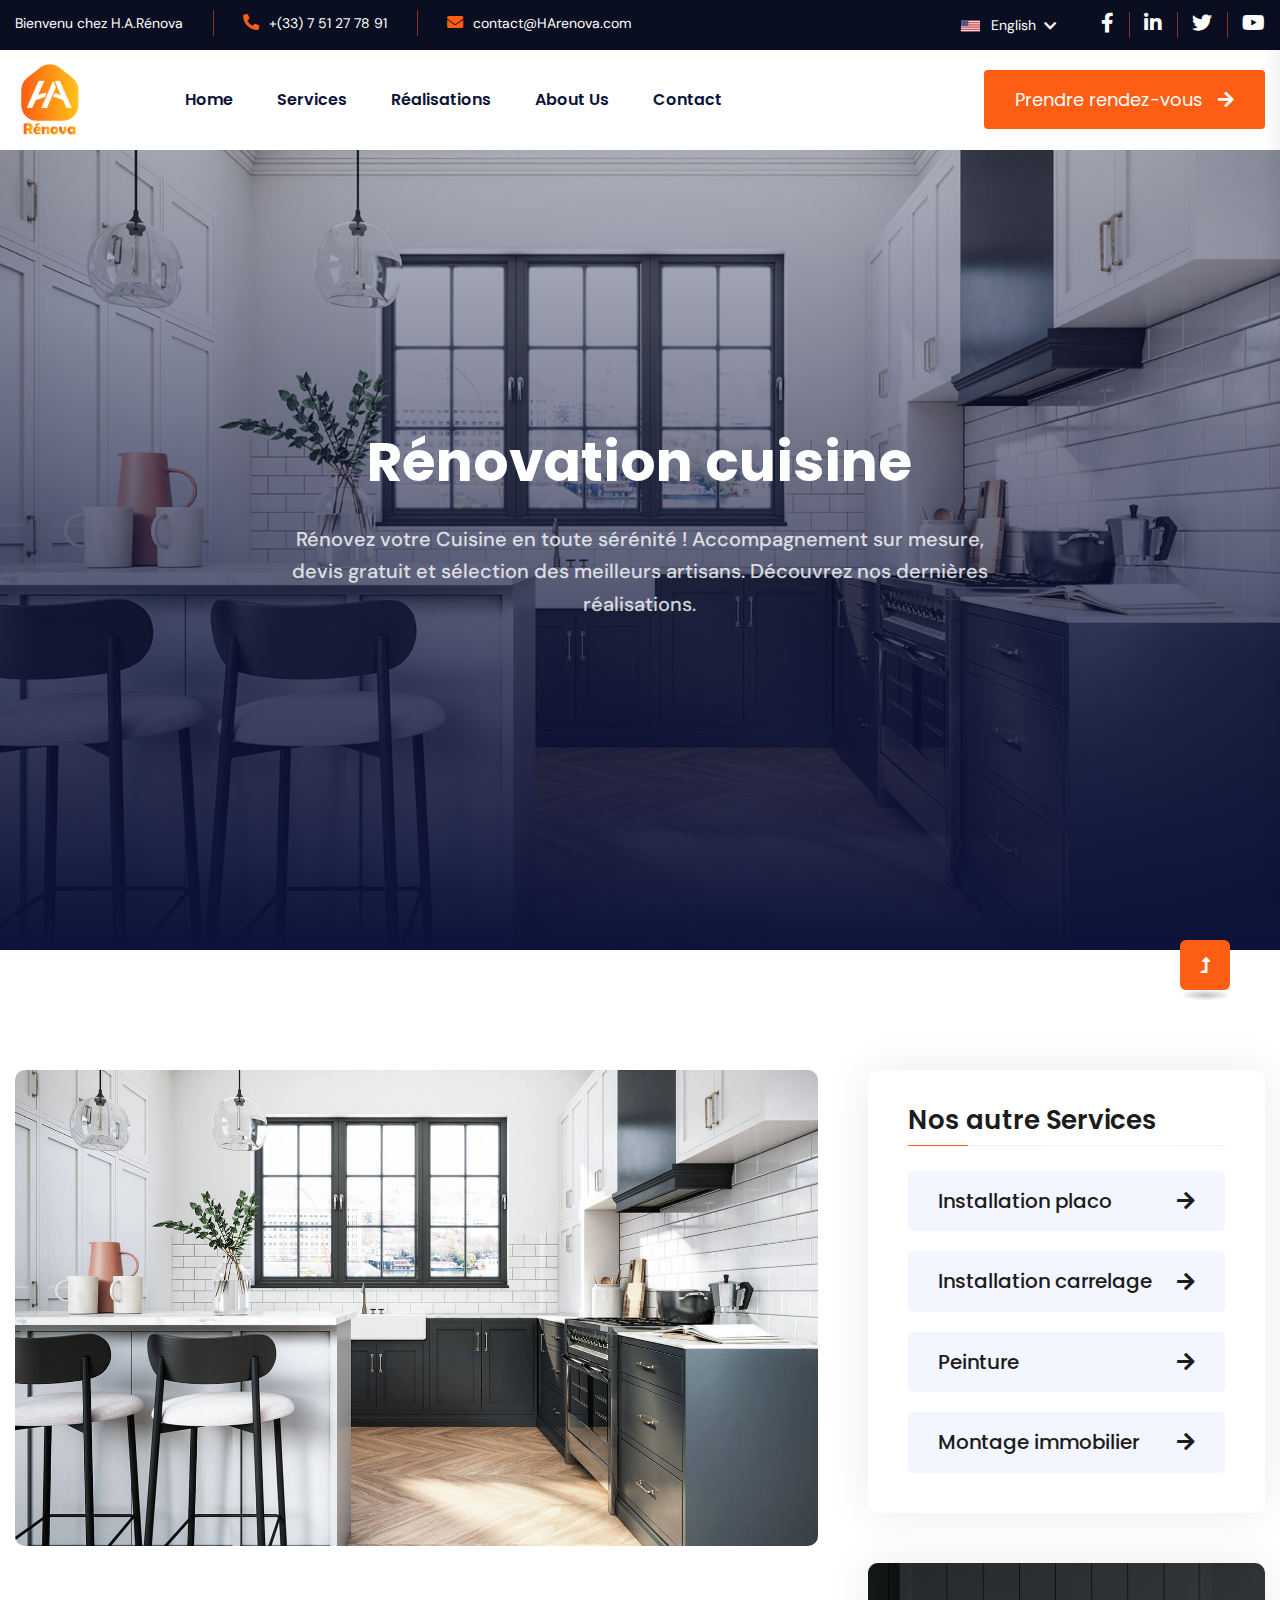
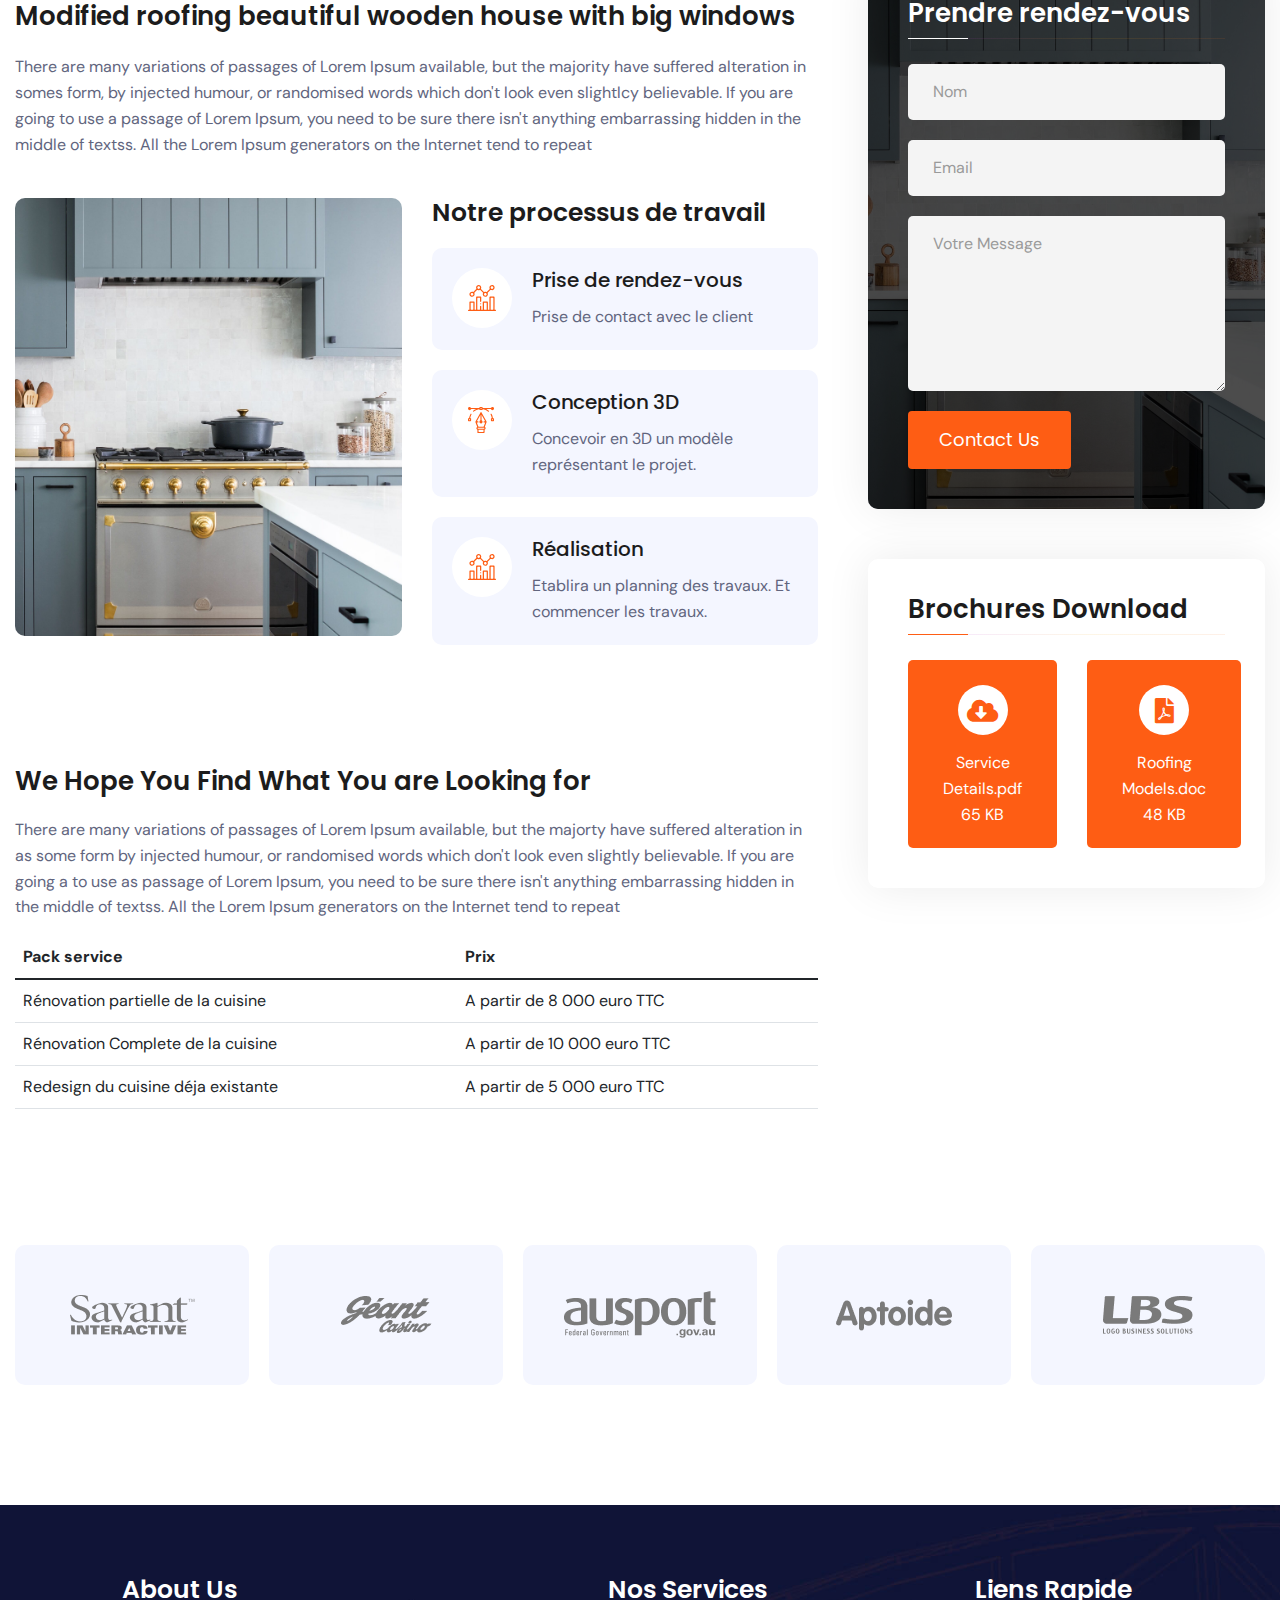
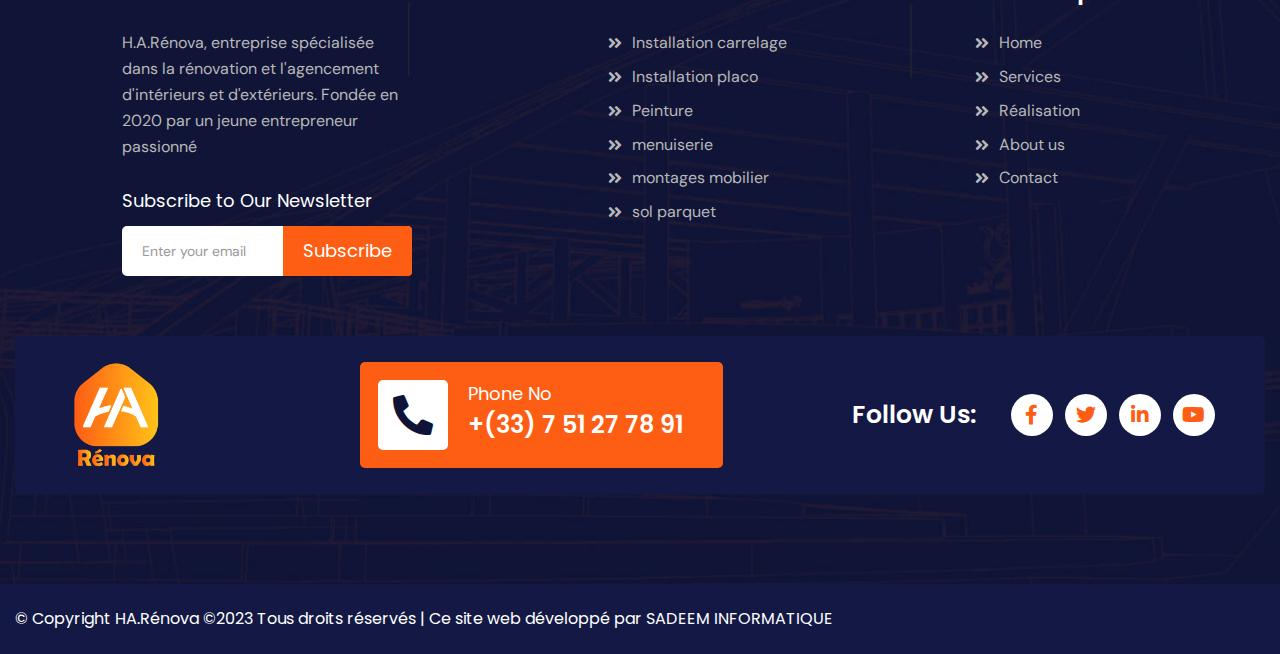
<file: services-details.html>
<!doctype html>
<html class="no-js" lang="en">
    <head>
        <meta charset="utf-8">
        <meta http-equiv="x-ua-compatible" content="ie=edge">
        <title>Service - Rénovation cuisine</title>
        <meta name="description" content="Roofx - Roofing Services HTML Template">
        <meta name="viewport" content="width=device-width, initial-scale=1">

		<link rel="shortcut icon" type="image/x-icon" href="assets/img/favicon.png">
        <!-- Place favicon.ico in the root directory -->

        <!-- CSS here -->
        <link rel="stylesheet" href="assets/css/bootstrap.min.css">
        <link rel="stylesheet" href="assets/css/animate.min.css">
        <link rel="stylesheet" href="assets/css/magnific-popup.css">
        <link rel="stylesheet" href="assets/css/fontawesome-all.min.css">
        <link rel="stylesheet" href="assets/css/odometer.css">
        <link rel="stylesheet" href="assets/css/slick.css">
        <link rel="stylesheet" href="assets/css/tg-cursor.css">
        <link rel="stylesheet" href="assets/css/default.css">
        <link rel="stylesheet" href="assets/css/jarallax.css">
        <link rel="stylesheet" href="assets/css/style.css">
        <link rel="stylesheet" href="assets/css/responsive.css">
    </head>
    <body>

        <!-- Preloader-start -->
        <div id="preloader">
            <div class="ta-preloader-block">
                <div class="ta-spinner-eff">
                    <div class="ta-bar ta-bar-top"></div>
                    <div class="ta-bar ta-bar-right"></div>
                    <div class="ta-bar ta-bar-bottom"></div>
                    <div class="ta-bar ta-bar-left"></div>
                </div>
            </div>
        </div>
        <!-- Preloader-start-end -->

		<!-- Scroll-top -->
        <button class="scroll-top scroll-to-target" data-target="html">
            <i class="fas fa-level-up-alt"></i>
        </button>
        <!-- Scroll-top-end-->

        <!-- header-area -->
        <header>
            <div id="header-fixed-height"></div>
            <div class="header-top-wrap">
                <div class="container">
                    <div class="row">
                        <div class="col-xl-8 col-lg-9">
                            <div class="header-top-left">
                                <ul class="list-wrap">
                                    <li>Bienvenu chez H.A.Rénova</li>
                                    <li><i class="fas fa-phone-alt"></i><a href="tel:0123456789">+(33) 7 51 27 78 91</a></li>
                                    <li><i class="fas fa-envelope"></i><a href="mailto:infoyour@gmail.com">contact@HArenova.com</a></li>
                                </ul>
                            </div>
                        </div>
                        <div class="col-xl-4 col-lg-3">
                            <div class="header-top-right">
                                <div class="header-lang">
                                    <div class="dropdown">
                                        <button class="dropdown-toggle" type="button" id="dropdownMenuButton1" data-bs-toggle="dropdown" aria-haspopup="true" aria-expanded="false">
                                            <img src="assets/img/icon/united-states.jpg" alt=""> English
                                        </button>
                                        <div class="dropdown-menu" aria-labelledby="dropdownMenuButton1">
                                            <a class="dropdown-item" href="index.html"><img src="assets/img/icon/russia.jpg" alt="">Russia</a>
                                            <a class="dropdown-item" href="index.html"><img src="assets/img/icon/india.jpg" alt="">India</a>
                                            <a class="dropdown-item" href="index.html"><img src="assets/img/icon/bangladesh.jpg" alt="">Bangla</a>
                                        </div>
                                    </div>
                                </div>
                                <div class="header-social">
                                    <ul class="list-wrap">
                                        <li><a href="#"><i class="fab fa-facebook-f"></i></a></li>
                                        <li><a href="#"><i class="fab fa-linkedin-in"></i></a></li>
                                        <li><a href="#"><i class="fab fa-twitter"></i></a></li>
                                        <li><a href="#"><i class="fab fa-youtube"></i></a></li>
                                    </ul>
                                </div>
                            </div>
                        </div>
                    </div>
                </div>
            </div>
            <div id="sticky-header" class="menu-area menu-area-three">
                <div class="container">
                    <div class="row">
                        <div class="col-12">
                            <div class="mobile-nav-toggler"><i class="fas fa-bars"></i></div>
                            <div class="menu-wrap">
                                <nav class="menu-nav">
                                    <div class="logo">
                                        <a href="index.html"><img height="75" src="assets/img/logo/logo_ha.png" alt="Logo"></a>
                                    </div>
                                    <div class="navbar-wrap main-menu d-none d-lg-flex">
                                        <ul class="navigation">
                                             <li><a href="index.html">Home</a></li>
                                            <!-- <li class="active menu-item-has-children"><a href="#">Home</a>
                                                <ul class="sub-menu">
                                                    <li><a href="index.html">Home One</a></li>
                                                    <li><a href="index-2.html">Home Two</a></li>
                                                    <li class="active"><a href="index-3.html">Home Three</a></li>
                                                    <li><a href="index-4.html">Home Four</a></li>
                                                </ul>
                                            </li> -->
                                            <li><a href="services.html">Services</a></li>
                                            <li><a href="project.html">Réalisations</a></li>
                                            <li><a href="about.html">About us</a></li>
                                            <!-- <li class="menu-item-has-children"><a href="#">Services</a>
                                                <ul class="sub-menu">
                                                    <li><a href="services.html">Services Page</a></li>
                                                    <li><a href="services-details.html">Services Details</a></li>
                                                </ul>
                                            </li> -->
                                            <!-- <li class="menu-item-has-children"><a href="#">Réalisations</a>
                                                <ul class="sub-menu">
                                                    <li><a href="project.html">Project Page</a></li>
                                                    <li><a href="project-details.html">Project Details</a></li>
                                                    <li><a href="team.html">Our Team</a></li>
                                                    <li><a href="team-details.html">Team Details</a></li>
                                                    <li><a href="error.html">404 Error</a></li>
                                                </ul>
                                            </li> -->
                                            <!-- <li class="menu-item-has-children"><a href="#">Pages</a>
                                                <ul class="sub-menu">
                                                    <li><a href="project.html">Project Page</a></li>
                                                    <li><a href="project-details.html">Project Details</a></li>
                                                    <li><a href="team.html">Our Team</a></li>
                                                    <li><a href="team-details.html">Team Details</a></li>
                                                    <li><a href="error.html">404 Error</a></li>
                                                </ul>
                                            </li> -->
                                            <!-- <li class="menu-item-has-children"><a href="#">Blog</a>
                                                <ul class="sub-menu">
                                                    <li><a href="blog.html">Our Blog</a></li>
                                                    <li><a href="blog-details.html">Blog Details</a></li>
                                                </ul>
                                            </li> -->
                                            <li><a href="contact.html">Contact</a></li>
                                        </ul>
                                    </div>
                                    <div class="header-action d-none d-md-block">
                                        <ul class="list-wrap">
                                            <li class="header-btn"><a href="contact.html" class="btn">Prendre rendez-vous</a></li>
                                        </ul>
                                    </div>
                                </nav>
                            </div>

                            <!-- Mobile Menu  -->
                            <div class="mobile-menu">
                                <nav class="menu-box">
                                    <div class="close-btn"><i class="fas fa-times"></i></div>
                                    <div class="nav-logo">
                                        <a href="index.html"><img src="assets/img/logo/logo_02.png" alt="Logo"></a>
                                    </div>
                                    <div class="menu-outer">
                                        <!--Here Menu Will Come Automatically Via Javascript / Same Menu as in Header-->
                                    </div>
                                    <div class="social-links">
                                        <ul class="clearfix list-wrap">
                                            <li><a href="#"><i class="fab fa-facebook-f"></i></a></li>
                                            <li><a href="#"><i class="fab fa-twitter"></i></a></li>
                                            <li><a href="#"><i class="fab fa-instagram"></i></a></li>
                                            <li><a href="#"><i class="fab fa-linkedin-in"></i></a></li>
                                            <li><a href="#"><i class="fab fa-youtube"></i></a></li>
                                        </ul>
                                    </div>
                                </nav>
                            </div>
                            <div class="menu-backdrop"></div>
                            <!-- End Mobile Menu -->

                        </div>
                    </div>
                </div>
            </div>
        </header>
        <!-- header-area-end -->




        <!-- mian-area -->
        <main>
            <!-- banner-area -->
            <section class="banner-area-three banner-two" data-background="./IMG/kit05.jpg">
                <div class="container">
                    <div class="row justify-content-center">
                        <div class="col-xl-8">
                            <div class="banner-content-three">
                                <h2 class="title wow fadeInUp" data-wow-delay=".2s">Rénovation cuisine</h2>
                                <p class="wow fadeInUp" data-wow-delay=".4s">Rénovez votre Cuisine en toute sérénité ! Accompagnement sur mesure, devis gratuit et sélection des meilleurs artisans. Découvrez nos dernières réalisations.</p>
                            </div>
                        </div>
                    </div>
                </div>
            </section>
            <!-- banner-area-end -->


            <!-- services-details-area -->
            <section class="services-details-area pt-120 pb-120">
                <div class="container">
                    <div class="row justify-content-center">
                        <div class="col-xl-8">
                            <div class="services-details-wrap">
                                <div class="services-details-thumb">
                                <img src="./IMG/projet_thumb.jpg" alt="">
                            </div>
                            <div class="services-details-content">
                                <h2 class="title">Modified roofing beautiful wooden house with big windows</h2>
                                <p>There are many variations of passages of Lorem Ipsum available, but the majority have suffered alteration in somes form, by injected humour, or randomised words which don't look even slightlcy believable. If you are going to use a passage of Lorem Ipsum, you need to be sure there isn't anything embarrassing hidden in the middle of textss. All the Lorem Ipsum generators on the Internet tend to repeat</p>
                                <div class="services-process-wrap">
                                    <div class="row justify-content-center">
                                        <div class="col-lg-6 col-md-8">
                                            <div class="services-process-img">
                                                <!-- <img src="./IMG/service_det01.jpg" alt=""> -->
                                                <img src="./IMG/service_det02.jpg" alt="">
                                            </div>
                                        </div>
                                        <div class="col-lg-6">
                                            <div class="services-process-content">
                                                <h2 class="title">Notre processus de travail</h2>
                                                <ul class="list-wrap">
                                                    <li>
                                                        <div class="services-process-item">
                                                            <div class="icon">
                                                                <img src="assets/img/icon/sp_icon01.svg" alt="">
                                                            </div>
                                                            <div class="content">
                                                                <h4 class="title">Prise de rendez-vous</h4>
                                                                <p>Prise de contact avec le client</p>
                                                            </div>
                                                        </div>
                                                    </li>
                                                    <li>
                                                        <div class="services-process-item">
                                                            <div class="icon">
                                                                <img src="assets/img/icon/sp_icon02.svg" alt="">
                                                            </div>
                                                            <div class="content">
                                                                <h4 class="title">Conception 3D</h4>
                                                                <p>Concevoir en 3D un modèle représentant le projet.</p>
                                                            </div>
                                                        </div>
                                                    </li>
                                                    <li>
                                                        <div class="services-process-item">
                                                            <div class="icon">
                                                                <img src="assets/img/icon/sp_icon01.svg" alt="">
                                                            </div>
                                                            <div class="content">
                                                                <h4 class="title">Réalisation</h4>
                                                                <p>Etablira un planning des travaux. Et commencer les travaux.</p>
                                                            </div>
                                                        </div>
                                                    </li>
                                                </ul>
                                            </div>
                                        </div>
                                    </div>
                                </div>
                                <h2 class="title-two">We Hope You Find What You are Looking for</h2>
                                <p>There are many variations of passages of Lorem Ipsum available, but the majorty have suffered alteration in as some form by injected humour, or randomised words which don't look even slightly believable. If you are going a to use as passage of Lorem Ipsum, you need to be sure there isn't anything embarrassing hidden in the middle of textss. All the Lorem Ipsum generators on the Internet tend to repeat</p>
                                <table class="table table-hover">
                                    <thead>
                                      <tr>
                                        <th scope="col">Pack service</th>
                                        <th scope="col">Prix</th>
                                      </tr>
                                    </thead>
                                    <tbody>
                                      <tr>
                                        <td>Rénovation partielle de la cuisine</td>
                                        <td>A partir de 8 000 euro TTC</td>
                                      </tr>
                                      <tr>
                                        <td>Rénovation Complete de la cuisine</td>
                                        <td>A partir de 10 000 euro TTC</td>
                                      </tr>
                                      <tr>
                                        <td>Redesign du cuisine déja existante</td>
                                        <td>A partir de 5 000 euro TTC</td>
                                      </tr>
                                    </tbody>
                                  </table>


                            </div>
                            </div>
                        </div>
                        <div class="col-xl-4 col-lg-6">
                            <aside class="services-sidebar">
                                <div class="services-widget">
                                    <h4 class="widget-title">Nos autre Services</h4>
                                    <div class="our-services-list">
                                        <ul class="list-wrap">
                                            <li><a href="#">Installation placo<i class="fas fa-arrow-right"></i></a></li>
                                            <li><a href="#">Installation carrelage<i class="fas fa-arrow-right"></i></a></li>
                                            <li><a href="#">Peinture<i class="fas fa-arrow-right"></i></a></li>
                                            <li><a href="#">Montage immobilier<i class="fas fa-arrow-right"></i></a></li>
                                            <!-- <li><a href="#">Metal roofing<i class="fas fa-arrow-right"></i></a></li> -->
                                        </ul>
                                    </div>
                                </div>
                                <div class="services-widget widget-bg" data-background="./IMG/service_det02.jpg">
                                    <h4 class="widget-title">Prendre rendez-vous</h4>
                                    <form action="#" class="sidebar-form">
                                        <div class="form-grp">
                                            <input id="name" type="text" placeholder="Nom">
                                        </div>
                                        <div class="form-grp">
                                            <input id="email" type="text" placeholder="Email">
                                        </div>
                                        <div class="form-grp">
                                            <textarea id="message" placeholder="Votre Message"></textarea>
                                        </div>
                                        <button type="submit" class="btn btn-two">Contact Us</button>
                                    </form>
                                </div>
                                <div class="services-widget">
                                    <h4 class="widget-title">Brochures Download</h4>
                                    <div class="download-wrap">
                                        <a href="assets/img/services/services_details01.jpg" download target="_blank"><i class="fas fa-cloud-download-alt"></i>Service Details.pdf 65 KB</a>
                                        <a href="assets/img/services/services_details01.jpg" download target="_blank"><i class="fas fa-file-pdf"></i>Roofing Models.doc 48 KB</a>
                                    </div>
                                </div>
                            </aside>
                        </div>
                    </div>
                </div>
            </section>
            <!-- services-details-area-end -->

            <!-- brand-area -->
            <div class="inner-brand-area inner-brand-two pb-120">
                <div class="container">
                    <div class="row brand-active-three">
                        <div class="col-12">
                            <div class="brand-item">
                                <img src="assets/img/brand/brand_img01.png" alt="">
                            </div>
                        </div>
                        <div class="col-12">
                            <div class="brand-item">
                                <img src="assets/img/brand/brand_img02.png" alt="">
                            </div>
                        </div>
                        <div class="col-12">
                            <div class="brand-item">
                                <img src="assets/img/brand/brand_img03.png" alt="">
                            </div>
                        </div>
                        <div class="col-12">
                            <div class="brand-item">
                                <img src="assets/img/brand/brand_img04.png" alt="">
                            </div>
                        </div>
                        <div class="col-12">
                            <div class="brand-item">
                                <img src="assets/img/brand/brand_img05.png" alt="">
                            </div>
                        </div>
                        <div class="col-12">
                            <div class="brand-item">
                                <img src="assets/img/brand/brand_img06.png" alt="">
                            </div>
                        </div>
                        <div class="col-12">
                            <div class="brand-item">
                                <img src="assets/img/brand/brand_img03.png" alt="">
                            </div>
                        </div>
                    </div>
                </div>
            </div>
            <!-- brand-area-end -->

        </main>
        <!-- mian-area-end -->

        <!-- footer-area -->
        <footer>
            <div class="footer-area footer-bg" data-background="assets/img/bg/footer_bg.jpg">
                <div class="footer-top">
                    <div class="container">
                        <div class="row d-flex  justify-content-evenly ">
                            <div class="col-xl-3 col-lg-4 col-md-7">
                                <div class="footer-widget">
                                    <h2 class="fw-title">About Us</h2>
                                    <div class="footer-content">
                                        <p>H.A.Rénova, entreprise spécialisée dans la rénovation et l'agencement d'intérieurs et d'extérieurs. Fondée en 2020 par un jeune entrepreneur passionné</p>
                                        <div class="footer-newsletter">
                                            <h4 class="title">Subscribe to Our Newsletter</h4>
                                            <form action="#">
                                                <input type="text" placeholder="Enter your email">
                                                <button type="submit" class="btn btn-two">Subscribe</button>
                                            </form>
                                        </div>
                                    </div>
                                </div>
                            </div>
                            <div class="col-xl-3 col-lg-4 col-md-5 col-sm-6">
                                <div class="footer-widget">
                                    <h2 class="fw-title">Nos Services</h2>
                                    <div class="footer-link">
                                        <ul class="list-wrap">
                                            <li><a href="index.html"><i class="fas fa-angle-double-right"></i>Installation carrelage</a></li>
                                            <li><a href="services.html"><i class="fas fa-angle-double-right"></i>Installation placo</a></li>
                                            <li><a href="project.html"><i class="fas fa-angle-double-right"></i>Peinture</a></li>
                                            <li><a href="about.html"><i class="fas fa-angle-double-right"></i>menuiserie</a></li>
                                            <li><a href="contact.html"><i class="fas fa-angle-double-right"></i>montages mobilier</a></li>
                                            <li><a href="contact.html"><i class="fas fa-angle-double-right"></i>sol parquet</a></li>
                                        </ul>
                                    </div>
                                </div>
                            </div>
                            <div class="col-xl-2 col-lg-4 col-md-6 col-sm-6">
                                <div class="footer-widget">
                                    <h2 class="fw-title">Liens Rapide</h2>
                                    <div class="footer-link">
                                        <ul class="list-wrap">
                                            <li><a href="index.html"><i class="fas fa-angle-double-right"></i>Home</a></li>
                                            <li><a href="services.html"><i class="fas fa-angle-double-right"></i>Services</a></li>
                                            <li><a href="project.html"><i class="fas fa-angle-double-right"></i>Réalisation</a></li>
                                            <li><a href="about.html"><i class="fas fa-angle-double-right"></i>About us</a></li>
                                            <li><a href="contact.html"><i class="fas fa-angle-double-right"></i>Contact</a></li>
                                        </ul>
                                    </div>
                                </div>
                            </div>
                        </div>
                        <div class="footer-logo-area">
                            <div class="row align-items-center">
                                <div class="col-xl-3 col-lg-3 col-md-12">
                                    <div class="logo">
                                        <a href="index.html"><img width="100" src="assets/img/logo/logo_ha.png" alt=""></a>
                                    </div>
                                </div>
                                <div class="col-xl-4 col-lg-4 col-md-6">
                                    <div class="footer-contact">
                                        <div class="icon">
                                            <i class="fas fa-phone-alt"></i>
                                        </div>
                                        <div class="content">
                                            <span>Phone No</span>
                                            <a href="tel:0123456789">+(33) 7 51 27 78 91</a>
                                        </div>
                                    </div>
                                </div>
                                <div class="col-xl-5 col-lg-5 col-md-6">
                                    <div class="footer-social">
                                        <h2 class="title">Follow Us:</h2>
                                        <ul class="list-wrap">
                                            <li><a href="#"><i class="fab fa-facebook-f"></i></a></li>
                                            <li><a href="#"><i class="fab fa-twitter"></i></a></li>
                                            <li><a href="#"><i class="fab fa-linkedin-in"></i></a></li>
                                            <li><a href="#"><i class="fab fa-youtube"></i></a></li>
                                        </ul>
                                    </div>
                                </div>
                            </div>
                        </div>
                    </div>
                </div>
                <div class="footer-bottom">
                    <div class="container">
                        <div class="row">
                            <div class="col-md-12">
                                <div class="copyright-text">
                                    <p>© Copyright HA.Rénova ©2023 Tous droits réservés | Ce site web développé par SADEEM INFORMATIQUE</p>
                                </div>
                            </div>
                        </div>
                    </div>
                </div>
            </div>
        </footer>
        <!-- footer-area-end -->


        <!-- JS here -->
        <script src="assets/js/vendor/jquery-3.6.0.min.js"></script>
        <script src="assets/js/bootstrap.min.js"></script>
        <script src="assets/js/imagesloaded.pkgd.min.js"></script>
        <script src="assets/js/jquery.magnific-popup.min.js"></script>
        <script src="assets/js/jquery.odometer.min.js"></script>
        <script src="assets/js/jquery.appear.js"></script>
        <script src="assets/js/slick.min.js"></script>
        <script src="assets/js/slick-animation.min.js"></script>
        <script src="assets/js/ajax-form.js"></script>
        <script src="assets/js/jarallax.min.js"></script>
        <script src="assets/js/parallax.min.js"></script>
        <script src="assets/js/gsap.js"></script>
        <script src="assets/js/ScrollTrigger.js"></script>
        <script src="assets/js/SplitText.js"></script>
        <script src="assets/js/gsap-animation.js"></script>
        <script src="assets/js/tg-cursor.min.js"></script>
        <script src="assets/js/wow.min.js"></script>
        <script src="assets/js/main.js"></script>
    </body>
</html>
</file>
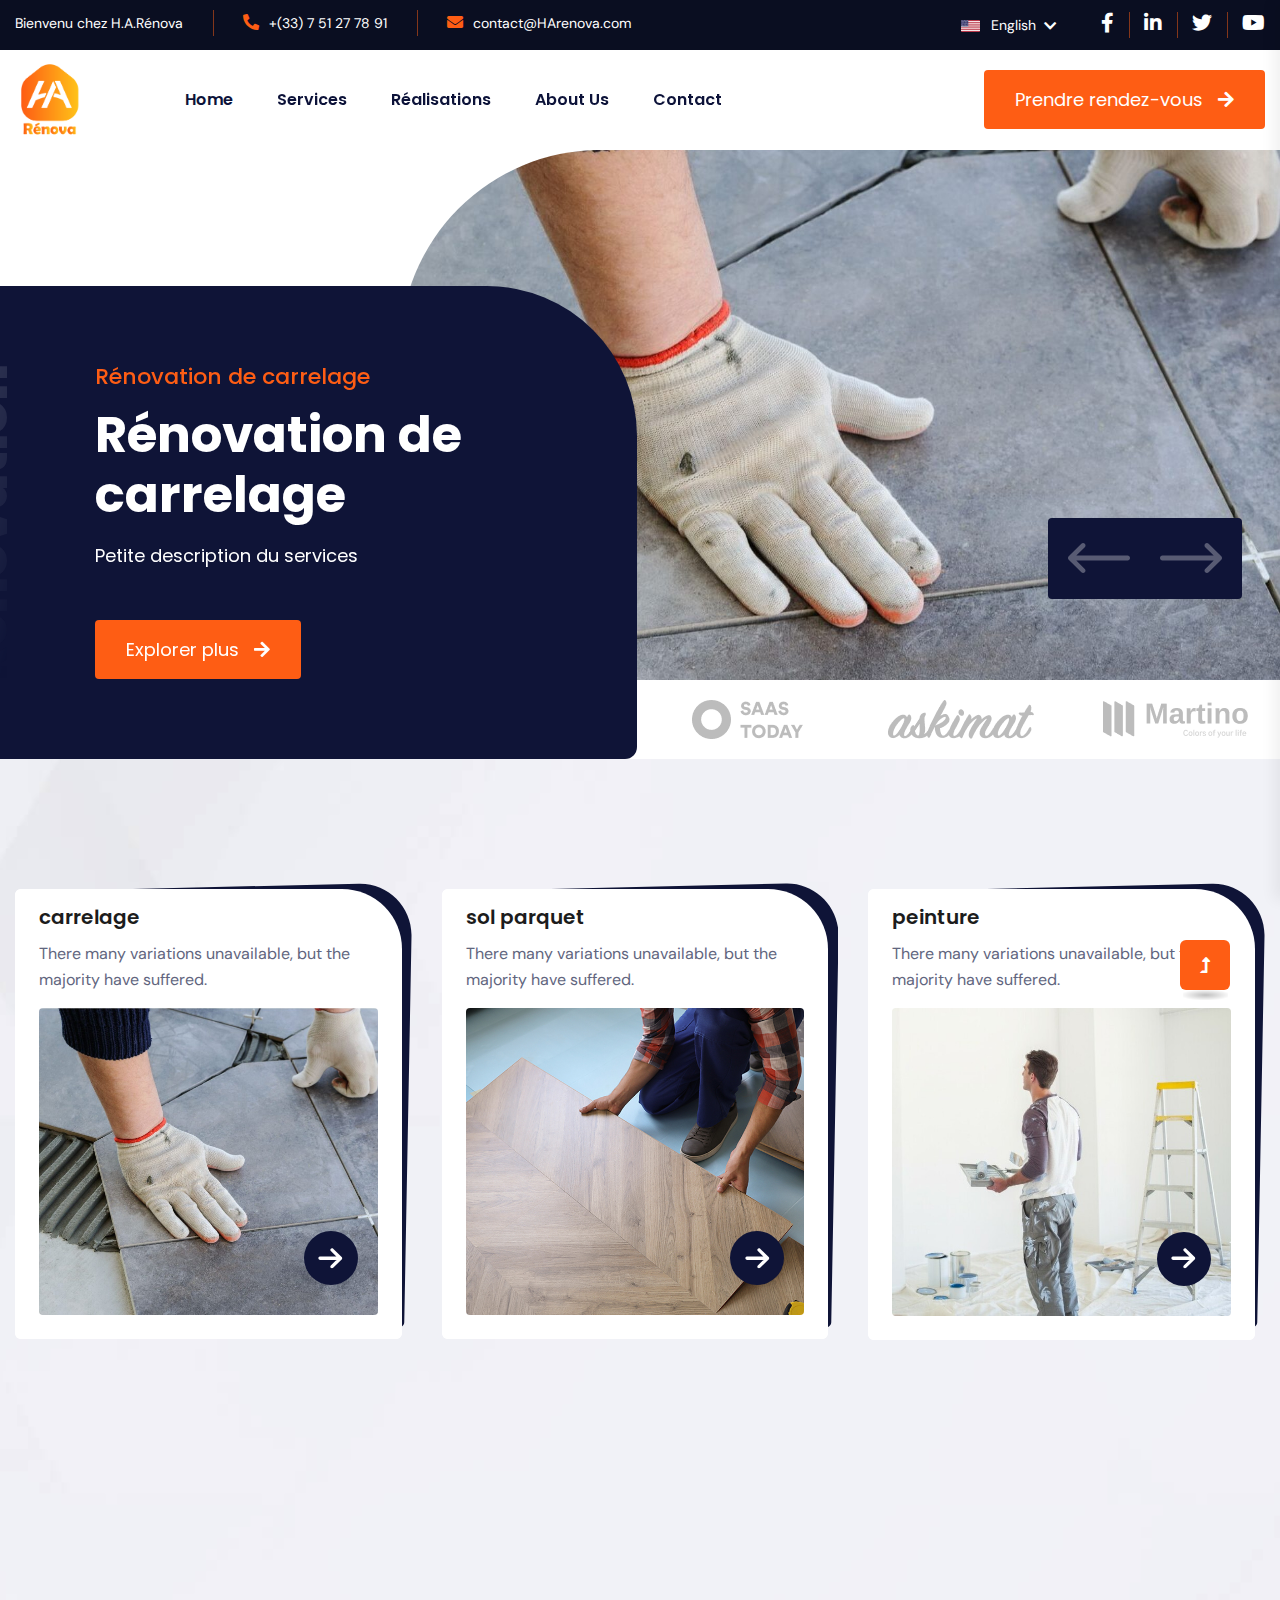
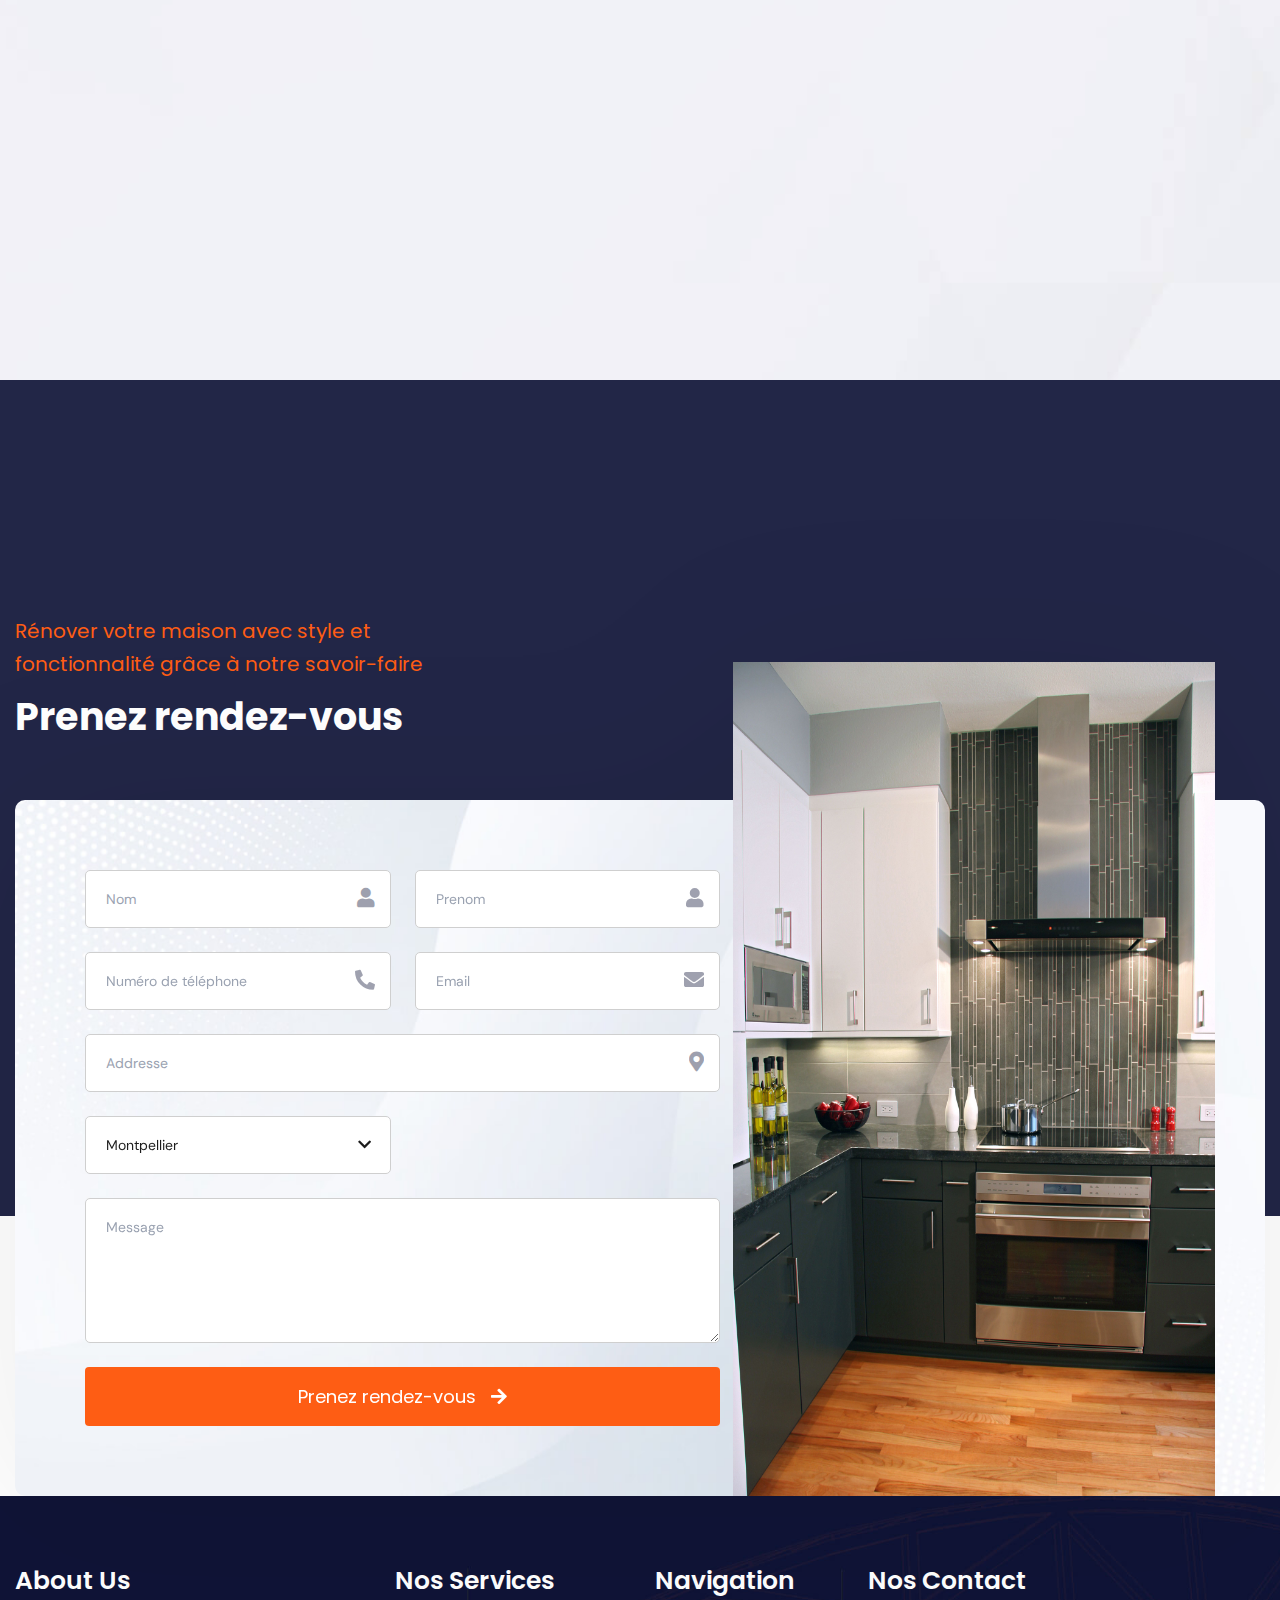
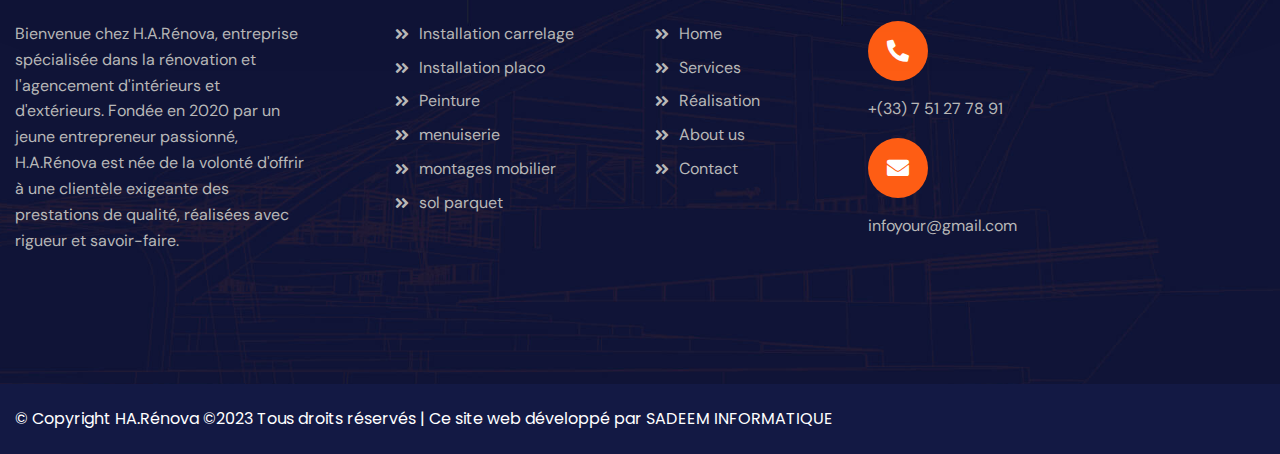
<file: services.html>
<!doctype html>
<html class="no-js" lang="en">
    <head>
        <meta charset="utf-8">
        <meta http-equiv="x-ua-compatible" content="ie=edge">
        <title>Services</title>
        <meta name="description" content="Roofx - Roofing Services HTML Template">
        <meta name="viewport" content="width=device-width, initial-scale=1">

		<link rel="shortcut icon" type="image/x-icon" href="assets/img/favicon.png">
        <!-- Place favicon.ico in the root directory -->

        <!-- CSS here -->
        <link rel="stylesheet" href="assets/css/bootstrap.min.css">
        <link rel="stylesheet" href="assets/css/animate.min.css">
        <link rel="stylesheet" href="assets/css/magnific-popup.css">
        <link rel="stylesheet" href="assets/css/fontawesome-all.min.css">
        <link rel="stylesheet" href="assets/css/odometer.css">
        <link rel="stylesheet" href="assets/css/slick.css">
        <link rel="stylesheet" href="assets/css/tg-cursor.css">
        <link rel="stylesheet" href="assets/css/default.css">
        <link rel="stylesheet" href="assets/css/jarallax.css">
        <link rel="stylesheet" href="assets/css/style.css">
        <link rel="stylesheet" href="assets/css/responsive.css">
    </head>
    <body>

        <!-- Preloader-start -->
        <div id="preloader">
            <div class="ta-preloader-block">
                <div class="ta-spinner-eff">
                    <div class="ta-bar ta-bar-top"></div>
                    <div class="ta-bar ta-bar-right"></div>
                    <div class="ta-bar ta-bar-bottom"></div>
                    <div class="ta-bar ta-bar-left"></div>
                </div>
            </div>
        </div>
        <!-- Preloader-start-end -->

		<!-- Scroll-top -->
        <button class="scroll-top scroll-to-target" data-target="html">
            <i class="fas fa-level-up-alt"></i>
        </button>
        <!-- Scroll-top-end-->

        <!-- header-area -->
        <header>
            <div id="header-fixed-height"></div>
            <div class="header-top-wrap">
                <div class="container">
                    <div class="row">
                        <div class="col-xl-8 col-lg-9">
                            <div class="header-top-left">
                                <ul class="list-wrap">
                                    <li>Bienvenu chez H.A.Rénova</li>
                                    <li><i class="fas fa-phone-alt"></i><a href="tel:0123456789">+(33) 7 51 27 78 91</a></li>
                                    <li><i class="fas fa-envelope"></i><a href="mailto:infoyour@gmail.com">contact@HArenova.com</a></li>
                                </ul>
                            </div>
                        </div>
                        <div class="col-xl-4 col-lg-3">
                            <div class="header-top-right">
                                <div class="header-lang">
                                    <div class="dropdown">
                                        <button class="dropdown-toggle" type="button" id="dropdownMenuButton1" data-bs-toggle="dropdown" aria-haspopup="true" aria-expanded="false">
                                            <img src="assets/img/icon/united-states.jpg" alt=""> English
                                        </button>
                                        <div class="dropdown-menu" aria-labelledby="dropdownMenuButton1">
                                            <a class="dropdown-item" href="index.html"><img src="assets/img/icon/russia.jpg" alt="">Russia</a>
                                            <a class="dropdown-item" href="index.html"><img src="assets/img/icon/india.jpg" alt="">India</a>
                                            <a class="dropdown-item" href="index.html"><img src="assets/img/icon/bangladesh.jpg" alt="">Bangla</a>
                                        </div>
                                    </div>
                                </div>
                                <div class="header-social">
                                    <ul class="list-wrap">
                                        <li><a href="#"><i class="fab fa-facebook-f"></i></a></li>
                                        <li><a href="#"><i class="fab fa-linkedin-in"></i></a></li>
                                        <li><a href="#"><i class="fab fa-twitter"></i></a></li>
                                        <li><a href="#"><i class="fab fa-youtube"></i></a></li>
                                    </ul>
                                </div>
                            </div>
                        </div>
                    </div>
                </div>
            </div>
            <div id="sticky-header" class="menu-area menu-area-three">
                <div class="container">
                    <div class="row">
                        <div class="col-12">
                            <div class="mobile-nav-toggler"><i class="fas fa-bars"></i></div>
                            <div class="menu-wrap">
                                <nav class="menu-nav">
                                    <div class="logo">
                                        <a href="index.html"><img height="75" src="assets/img/logo/logo_ha.png" alt="Logo"></a>
                                    </div>
                                    <div class="navbar-wrap main-menu d-none d-lg-flex">
                                        <ul class="navigation">
                                             <li><a href="index.html">Home</a></li>
                                            <!-- <li class="active menu-item-has-children"><a href="#">Home</a>
                                                <ul class="sub-menu">
                                                    <li><a href="index.html">Home One</a></li>
                                                    <li><a href="index-2.html">Home Two</a></li>
                                                    <li class="active"><a href="index-3.html">Home Three</a></li>
                                                    <li><a href="index-4.html">Home Four</a></li>
                                                </ul>
                                            </li> -->
                                            <li><a href="services.html">Services</a></li>
                                            <li><a href="project.html">Réalisations</a></li>
                                            <li><a href="about.html">About us</a></li>
                                            <!-- <li class="menu-item-has-children"><a href="#">Services</a>
                                                <ul class="sub-menu">
                                                    <li><a href="services.html">Services Page</a></li>
                                                    <li><a href="services-details.html">Services Details</a></li>
                                                </ul>
                                            </li> -->
                                            <!-- <li class="menu-item-has-children"><a href="#">Réalisations</a>
                                                <ul class="sub-menu">
                                                    <li><a href="project.html">Project Page</a></li>
                                                    <li><a href="project-details.html">Project Details</a></li>
                                                    <li><a href="team.html">Our Team</a></li>
                                                    <li><a href="team-details.html">Team Details</a></li>
                                                    <li><a href="error.html">404 Error</a></li>
                                                </ul>
                                            </li> -->
                                            <!-- <li class="menu-item-has-children"><a href="#">Pages</a>
                                                <ul class="sub-menu">
                                                    <li><a href="project.html">Project Page</a></li>
                                                    <li><a href="project-details.html">Project Details</a></li>
                                                    <li><a href="team.html">Our Team</a></li>
                                                    <li><a href="team-details.html">Team Details</a></li>
                                                    <li><a href="error.html">404 Error</a></li>
                                                </ul>
                                            </li> -->
                                            <!-- <li class="menu-item-has-children"><a href="#">Blog</a>
                                                <ul class="sub-menu">
                                                    <li><a href="blog.html">Our Blog</a></li>
                                                    <li><a href="blog-details.html">Blog Details</a></li>
                                                </ul>
                                            </li> -->
                                            <li><a href="contact.html">Contact</a></li>
                                        </ul>
                                    </div>
                                    <div class="header-action d-none d-md-block">
                                        <ul class="list-wrap">
                                            <li class="header-btn"><a href="contact.html" class="btn">Prendre rendez-vous</a></li>
                                        </ul>
                                    </div>
                                </nav>
                            </div>

                            <!-- Mobile Menu  -->
                            <div class="mobile-menu">
                                <nav class="menu-box">
                                    <div class="close-btn"><i class="fas fa-times"></i></div>
                                    <div class="nav-logo">
                                        <a href="index.html"><img src="assets/img/logo/logo_02.png" alt="Logo"></a>
                                    </div>
                                    <div class="menu-outer">
                                        <!--Here Menu Will Come Automatically Via Javascript / Same Menu as in Header-->
                                    </div>
                                    <div class="social-links">
                                        <ul class="clearfix list-wrap">
                                            <li><a href="#"><i class="fab fa-facebook-f"></i></a></li>
                                            <li><a href="#"><i class="fab fa-twitter"></i></a></li>
                                            <li><a href="#"><i class="fab fa-instagram"></i></a></li>
                                            <li><a href="#"><i class="fab fa-linkedin-in"></i></a></li>
                                            <li><a href="#"><i class="fab fa-youtube"></i></a></li>
                                        </ul>
                                    </div>
                                </nav>
                            </div>
                            <div class="menu-backdrop"></div>
                            <!-- End Mobile Menu -->

                        </div>
                    </div>
                </div>
            </div>
        </header>
        <!-- header-area-end -->


        <!-- mian-area -->
        <main>
            <!-- slider-area -->
            <section class="slider-area pt-0">
                <!-- <div class="slider-shape" data-background="assets/img/slider/slider_shape.png"></div> -->
                <div class="slider-img-wrap">
                    <div class="sliderNav-active">
                        <div class="slider-img-item" data-background="./IMG/carrelage.jpg"></div>
                        <div class="slider-img-item" data-background="./IMG/placo.jpeg"></div>
                        <div class="slider-img-item" data-background="./IMG/montage.jpg"></div>

                    </div>
                </div>
                <div class="slider-content-wrap">
                    <div class="sliderContent-active">
                        <div class="slider-content">
                            <h1 class="overly-text">Rénovation</h1>
                            <span class="sub-title" data-animation-in="fadeInUp" data-delay-in=".2" data-duration-in=".6">Rénovation de carrelage</span>
                            <h2 class="title" data-animation-in="fadeInUp" data-delay-in=".4" data-duration-in=".6">Rénovation de carrelage</h2>
                            <p data-animation-in="fadeInUp" data-delay-in=".6" data-duration-in=".6">Petite description du services</p>
                            <a href="project-details.html" class="btn" data-animation-in="fadeInUp" data-delay-in=".8" data-duration-in=".6">Explorer plus</a>
                        </div>
                        <div class="slider-content">
                            <h1 class="overly-text">Installation</h1>
                            <span class="sub-title" data-animation-in="fadeInUp" data-delay-in=".2" data-duration-in=".6">Installation de placo</span>
                            <h2 class="title" data-animation-in="fadeInUp" data-delay-in=".4" data-duration-in=".6">Installation de placo</h2>
                            <p data-animation-in="fadeInUp" data-delay-in=".6" data-duration-in=".6">Petite description du services</p>
                            <a href="project-details.html" class="btn" data-animation-in="fadeInUp" data-delay-in=".8" data-duration-in=".6">Explorer plus</a>
                        </div>

                        <div class="slider-content">
                            <h1 class="overly-text">Montages</h1>
                            <span class="sub-title" data-animation-in="fadeInUp" data-delay-in=".2" data-duration-in=".6">montages mobilier</span>
                            <h2 class="title" data-animation-in="fadeInUp" data-delay-in=".4" data-duration-in=".6">montages mobilier</h2>
                            <p data-animation-in="fadeInUp" data-delay-in=".6" data-duration-in=".6">Petite description du services</p>
                            <a href="project-details.html" class="btn" data-animation-in="fadeInUp" data-delay-in=".8" data-duration-in=".6">Explorer plus</a>
                        </div>


                    </div>
                </div>
                <div class="banner-nav"></div>

                <!-- brand-area -->
                <div class="brand-area-two">
                    <div class="container">
                        <div class="row justify-content-end">
                            <div class="col-lg-6">
                                <!-- <h6 class="brand-title">Trusted by big brands</h6> -->
                                <div class="row brand-active-two">
                                    <div class="col-12">
                                        <div class="brand-item">
                                            <img src="assets/img/brand/h2_brand_img01.png" alt="">
                                        </div>
                                    </div>
                                    <div class="col-12">
                                        <div class="brand-item">
                                            <img src="assets/img/brand/h2_brand_img02.png" alt="">
                                        </div>
                                    </div>
                                    <div class="col-12">
                                        <div class="brand-item">
                                            <img src="assets/img/brand/h2_brand_img03.png" alt="">
                                        </div>
                                    </div>
                                    <div class="col-12">
                                        <div class="brand-item">
                                            <img src="assets/img/brand/h2_brand_img02.png" alt="">
                                        </div>
                                    </div>
                                    <div class="col-12">
                                        <div class="brand-item">
                                            <img src="assets/img/brand/h2_brand_img03.png" alt="">
                                        </div>
                                    </div>
                                </div>
                            </div>
                        </div>
                    </div>
                </div>
                <!-- brand-area-end -->

            </section>
            <!-- slider-area-end -->

            <!-- features-area -->
            <section class="features-area-two features-bg" data-background="assets/img/bg/features_bg.jpg">
                <div class="container">
                    <div class="row justify-content-center">



                        <div class="col-xl-4 col-lg-6 col-md-8">
                            <div class="features-item-two wow fadeInUp" data-wow-delay=".2s">
                                <div class="features-item-shape">
                                    <svg viewBox="0 0 451 518" fill="none" xmlns="http://www.w3.org/2000/svg">
                                        <path d="M0 15.5706C0 12.3122 2.60044 9.64945 5.85786 9.57226L389.414 0.483096C423.541 -0.32561 451.466 27.4618 450.825 61.5922L442.369 512.113C442.308 515.382 439.64 518 436.37 518H6C2.6863 518 0 515.314 0 512V15.5706Z" fill="currentcolor" />
                                    </svg>
                                </div>
                                <div class="features-item-top">
                                    <div class="features-content-two">
                                        <h2 class="title">carrelage</h2>
                                        <p>There many variations unavailable, but the majority have suffered.</p>
                                    </div>
                                </div>
                                <div class="features-thumb">
                                    <a href="services-details.html"><img width="369" src="./IMG/carrelage.jpg" alt=""></a>
                                    <a href="services-details.html" class="link-btn"><img src="assets/img/icon/right_arrow02.svg" alt=""></a>
                                </div>
                            </div>
                        </div>




                        <div class="col-xl-4 col-lg-6 col-md-8">
                            <div class="features-item-two wow fadeInUp" data-wow-delay=".4s">
                                <div class="features-item-shape">
                                    <svg viewBox="0 0 451 518" fill="none" xmlns="http://www.w3.org/2000/svg">
                                        <path d="M0 15.5706C0 12.3122 2.60044 9.64945 5.85786 9.57226L389.414 0.483096C423.541 -0.32561 451.466 27.4618 450.825 61.5922L442.369 512.113C442.308 515.382 439.64 518 436.37 518H6C2.6863 518 0 515.314 0 512V15.5706Z" fill="currentcolor" />
                                    </svg>
                                </div>
                                <div class="features-item-top">
                                    <div class="features-content-two">
                                        <h2 class="title">sol parquet</h2>
                                        <p>There many variations unavailable, but the majority have suffered.</p>
                                    </div>
                                </div>
                                <div class="features-thumb">
                                    <a href="services-details.html"><img  src="./IMG/sol.jpeg" alt=""></a>
                                    <a href="services-details.html" class="link-btn"><img src="assets/img/icon/right_arrow02.svg" alt=""></a>
                                </div>
                            </div>
                        </div>





                        <div class="col-xl-4 col-lg-6 col-md-8">
                            <div class="features-item-two wow fadeInUp" data-wow-delay=".6s">
                                <div class="features-item-shape">
                                    <svg viewBox="0 0 451 518" fill="none" xmlns="http://www.w3.org/2000/svg">
                                        <path d="M0 15.5706C0 12.3122 2.60044 9.64945 5.85786 9.57226L389.414 0.483096C423.541 -0.32561 451.466 27.4618 450.825 61.5922L442.369 512.113C442.308 515.382 439.64 518 436.37 518H6C2.6863 518 0 515.314 0 512V15.5706Z" fill="currentcolor" />
                                    </svg>
                                </div>
                                <div class="features-item-top">
                                    <div class="features-content-two">
                                        <h2 class="title">peinture</h2>
                                        <p>There many variations unavailable, but the majority have suffered.</p>
                                    </div>
                                </div>
                                <div class="features-thumb">
                                    <a href="services-details.html"><img src="./IMG/peinture.jpg" alt=""></a>
                                    <a href="services-details.html" class="link-btn"><img src="assets/img/icon/right_arrow02.svg" alt=""></a>
                                </div>
                            </div>
                        </div>

                        <div class="col-xl-4 col-lg-6 col-md-8">
                            <div class="features-item-two wow fadeInUp" data-wow-delay=".2s">
                                <div class="features-item-shape">
                                    <svg viewBox="0 0 451 518" fill="none" xmlns="http://www.w3.org/2000/svg">
                                        <path d="M0 15.5706C0 12.3122 2.60044 9.64945 5.85786 9.57226L389.414 0.483096C423.541 -0.32561 451.466 27.4618 450.825 61.5922L442.369 512.113C442.308 515.382 439.64 518 436.37 518H6C2.6863 518 0 515.314 0 512V15.5706Z" fill="currentcolor" />
                                    </svg>
                                </div>
                                <div class="features-item-top">
                                    <div class="features-content-two">
                                        <h2 class="title">placo</h2>
                                        <p>There many variations unavailable, but the majority have suffered.</p>
                                    </div>
                                </div>
                                <div class="features-thumb">
                                    <a href="services-details.html"><img   src="./IMG/placo.jpeg" alt=""></a>
                                    <a href="services-details.html" class="link-btn"><img src="assets/img/icon/right_arrow02.svg" alt=""></a>
                                </div>
                            </div>
                        </div>




                        <div class="col-xl-4 col-lg-6 col-md-8">
                            <div class="features-item-two wow fadeInUp" data-wow-delay=".4s">
                                <div class="features-item-shape">
                                    <svg viewBox="0 0 451 518" fill="none" xmlns="http://www.w3.org/2000/svg">
                                        <path d="M0 15.5706C0 12.3122 2.60044 9.64945 5.85786 9.57226L389.414 0.483096C423.541 -0.32561 451.466 27.4618 450.825 61.5922L442.369 512.113C442.308 515.382 439.64 518 436.37 518H6C2.6863 518 0 515.314 0 512V15.5706Z" fill="currentcolor" />
                                    </svg>
                                </div>
                                <div class="features-item-top">
                                    <div class="features-content-two">
                                        <h2 class="title">menuiserie</h2>
                                        <p>There many variations unavailable, but the majority have suffered.</p>
                                    </div>
                                </div>
                                <div class="features-thumb">
                                    <a href="services-details.html"><img src="./IMG/menuisier.jpg" alt=""></a>
                                    <a href="services-details.html" class="link-btn"><img src="assets/img/icon/right_arrow02.svg" alt=""></a>
                                </div>
                            </div>
                        </div>





                        <div class="col-xl-4 col-lg-6 col-md-8">
                            <div class="features-item-two wow fadeInUp" data-wow-delay=".6s">
                                <div class="features-item-shape">
                                    <svg viewBox="0 0 451 518" fill="none" xmlns="http://www.w3.org/2000/svg">
                                        <path d="M0 15.5706C0 12.3122 2.60044 9.64945 5.85786 9.57226L389.414 0.483096C423.541 -0.32561 451.466 27.4618 450.825 61.5922L442.369 512.113C442.308 515.382 439.64 518 436.37 518H6C2.6863 518 0 515.314 0 512V15.5706Z" fill="currentcolor" />
                                    </svg>
                                </div>
                                <div class="features-item-top">
                                    <div class="features-content-two">
                                        <h2 class="title">montages mobilier</h2>
                                        <p>There many variations unavailable, but the majority have suffered.</p>
                                    </div>
                                </div>
                                <div class="features-thumb">
                                    <a href="services-details.html"><img  src="./IMG/montage.jpg" alt=""></a>
                                    <a href="services-details.html" class="link-btn"><img src="assets/img/icon/right_arrow02.svg" alt=""></a>
                                </div>
                            </div>
                        </div>






                    </div>



                    <!-- <div class="more-btn text-center mt-20">
                        <a href="services.html" class="btn">More Services</a>
                    </div> -->
                </div>
            </section>
            <!-- features-area-end -->






            <!-- area-bg -->
            <div class="area-bg">
                <div class="area-background-img jarallax" data-background="./IMG/kit04.jpg"></div>

                <!-- counter-area -->
                <!-- <div class="counter-area-two">
                    <div class="container">
                        <div class="counter-inner wow fadeInUp" data-wow-delay=".2s">
                            <div class="row justify-content-center">
                                <div class="col-xl-3 col-lg-4 col-sm-6">
                                    <div class="counter-item-two">
                                        <div class="counter-icon">
                                            <img src="assets/img/icon/counter_icon01.svg" alt="">
                                        </div>
                                        <div class="counter-content">
                                            <span class="count odometer" data-count="1500"></span>
                                            <p>Project Complete</p>
                                        </div>
                                    </div>
                                </div>
                                <div class="col-xl-3 col-lg-4 col-sm-6">
                                    <div class="counter-item-two">
                                        <div class="counter-icon">
                                            <img src="assets/img/icon/counter_icon02.svg" alt="">
                                        </div>
                                        <div class="counter-content">
                                            <span class="count odometer" data-count="8562"></span>
                                            <p>Satisfied Clients</p>
                                        </div>
                                    </div>
                                </div>
                                <div class="col-xl-3 col-lg-4 col-sm-6">
                                    <div class="counter-item-two">
                                        <div class="counter-icon">
                                            <img src="assets/img/icon/counter_icon03.svg" alt="">
                                        </div>
                                        <div class="counter-content">
                                            <span class="count odometer" data-count="450"></span>
                                            <p>Experienced Staff</p>
                                        </div>
                                    </div>
                                </div>
                                <div class="col-xl-3 col-lg-4 col-sm-6">
                                    <div class="counter-item-two">
                                        <div class="counter-icon">
                                            <img src="assets/img/icon/counter_icon04.svg" alt="">
                                        </div>
                                        <div class="counter-content">
                                            <span class="count odometer" data-count="38"></span>
                                            <p>Awards Win</p>
                                        </div>
                                    </div>
                                </div>
                            </div>
                        </div>
                    </div>
                </div> -->
                <!-- counter-area-end -->

                <!-- appointment-area -->
                <section class="appointment-area pt-115">
                    <div class="container">
                        <div class="row">
                            <div class="col-lg-12">
                                <div class="section-title white-title mb-60">
                                    <span class="sub-title" style="max-width: 40ch;">Rénover votre maison avec style et fonctionnalité grâce à notre savoir-faire</span>
                                    <h2 class="title">Prenez rendez-vous</h2>
                                </div>
                            </div>
                        </div>
                        <div class="appointment-inner" data-background="assets/img/bg/appointment_bg.jpg">
                            <div class="row">
                                <div class="col-xl-7">
                                    <div class="appointment-form">
                                        <form action="#">
                                            <div class="row">
                                                <div class="col-md-6">
                                                    <div class="form-grp">
                                                        <input id="name" type="text" placeholder="Nom">
                                                        <label for="name"><i class="fas fa-user"></i></label>
                                                    </div>
                                                </div>
                                                <div class="col-md-6">
                                                    <div class="form-grp">
                                                        <input id="lastName" type="text" placeholder="Prenom">
                                                        <label for="lastName"><i class="fas fa-user"></i></label>
                                                    </div>
                                                </div>
                                                <div class="col-md-6">
                                                    <div class="form-grp">
                                                        <input id="phone" type="text" placeholder="Numéro de téléphone">
                                                        <label for="phone"><i class="fas fa-phone-alt"></i></label>
                                                    </div>
                                                </div>
                                                <div class="col-md-6">
                                                    <div class="form-grp">
                                                        <input id="email" type="text" placeholder="Email">
                                                        <label for="email"><i class="fas fa-envelope"></i></label>
                                                    </div>
                                                </div>
                                                <div class="col-md-12">
                                                    <div class="form-grp">
                                                        <input id="location" type="text" placeholder="Addresse">
                                                        <label for="location"><i class="fas fa-map-marker-alt"></i></label>
                                                    </div>
                                                </div>
                                                <div class="col-md-6">
                                                    <div class="form-grp select-grp">
                                                        <select name="ville" class="orderby">
                                                            <option value="Montpellier">Montpellier</option>
                                                            <option value="Nice">Nice</option>
                                                            <option value="Cannes">Cannes</option>
                                                            <option value="Marseille">Marseille</option>
                                                        </select>
                                                    </div>
                                                </div>
                                            </div>
                                            <div class="form-grp">
                                                <textarea name="message" placeholder="Message"></textarea>
                                            </div>
                                            <button type="submit" class="btn">Prenez rendez-vous</button>
                                        </form>
                                    </div>
                                </div>
                                <div class="col-xl-5">
                                    <div class="appointment-img">
                                        <img  height="834" src="/IMG/kit03.jpg" alt="">
                                    </div>
                                </div>
                            </div>
                        </div>
                    </div>
                </section>
                <!-- appointment-area-end -->

            </div>
            <!-- area-bg-end -->

            <!-- support-area -->
            <!-- <section class="support-area pt-115 pb-70">
                <div class="container">
                    <div class="row justify-content-center">
                        <div class="col-xl-4 col-md-6">
                            <div class="support-item">
                                <div class="support-icon">
                                    <img src="assets/img/icon/support_icon01.svg" alt="">
                                </div>
                                <div class="support-content">
                                    <h4 class="title">Quick Response</h4>
                                    <p>There are many variations of passages Ipsum available but the</p>
                                </div>
                            </div>
                        </div>
                        <div class="col-xl-4 col-md-6">
                            <div class="support-item">
                                <div class="support-icon">
                                    <img src="assets/img/icon/support_icon02.svg" alt="">
                                </div>
                                <div class="support-content">
                                    <h4 class="title">Quick Response</h4>
                                    <p>There are many variations of passages Ipsum available but the</p>
                                </div>
                            </div>
                        </div>
                        <div class="col-xl-4 col-md-6">
                            <div class="support-item">
                                <div class="support-icon">
                                    <img src="assets/img/icon/support_icon03.svg" alt="">
                                </div>
                                <div class="support-content">
                                    <h4 class="title">Quick Response</h4>
                                    <p>There are many variations of passages Ipsum available but the</p>
                                </div>
                            </div>
                        </div>
                    </div>
                </div>
            </section> -->
            <!-- support-area-end -->

        </main>
        <!-- mian-area-end -->

        <!-- footer-area -->
        <footer>
            <div class="footer-area footer-bg" data-background="assets/img/bg/footer_bg.jpg">
                <div class="footer-top">
                    <div class="container">
                        <div class="row">
                            <div class="col-xl-3 col-lg-4 col-md-7">
                                <div class="footer-widget">
                                    <h2 class="fw-title">About Us</h2>
                                    <div class="footer-content">
                                        <p>Bienvenue chez H.A.Rénova, entreprise spécialisée dans la rénovation et l'agencement d'intérieurs et d'extérieurs. Fondée en 2020 par un jeune entrepreneur passionné, H.A.Rénova est née de la volonté d'offrir à une clientèle exigeante des prestations de qualité, réalisées avec rigueur et savoir-faire.</p>
                                    </div>
                                </div>
                            </div>
                            <div class="col-xl-3 col-lg-4 col-md-6 col-sm-6">
                                <div class="footer-widget">
                                    <h2 class="fw-title">Nos Services</h2>
                                    <div class="footer-link">
                                        <ul class="list-wrap">
                                            <li><a href="index.html"><i class="fas fa-angle-double-right"></i>Installation carrelage</a></li>
                                            <li><a href="services.html"><i class="fas fa-angle-double-right"></i>Installation placo</a></li>
                                            <li><a href="project.html"><i class="fas fa-angle-double-right"></i>Peinture</a></li>
                                            <li><a href="about.html"><i class="fas fa-angle-double-right"></i>menuiserie</a></li>
                                            <li><a href="contact.html"><i class="fas fa-angle-double-right"></i>montages mobilier</a></li>
                                            <li><a href="contact.html"><i class="fas fa-angle-double-right"></i>sol parquet</a></li>

                                        </ul>
                                    </div>
                                </div>
                            </div>

                            <div class="col-xl-2 col-lg-4 col-md-6 col-sm-6">
                                <div class="footer-widget">
                                    <h2 class="fw-title">Navigation</h2>
                                    <div class="footer-link">
                                        <ul class="list-wrap">
                                            <li><a href="index.html"><i class="fas fa-angle-double-right"></i>Home</a></li>
                                            <li><a href="services.html"><i class="fas fa-angle-double-right"></i>Services</a></li>
                                            <li><a href="project.html"><i class="fas fa-angle-double-right"></i>Réalisation</a></li>
                                            <li><a href="about.html"><i class="fas fa-angle-double-right"></i>About us</a></li>
                                            <li><a href="contact.html"><i class="fas fa-angle-double-right"></i>Contact</a></li>
                                        </ul>
                                    </div>
                                </div>
                            </div>

                            <div class="col-xl-4 col-lg-4 col-md-6 col-sm-6">
                                <div class="footer-widget">
                                    <h2 class="fw-title">Nos Contact</h2>
                                    <!-- <h3 class="fw-title">Need Any Help?</h3> -->
                                    <!-- <p>Call us or message and we' ll respond as soon as possible</p> -->
                                    <div class="footer-link">
                                        <ul class="list-wrap">
                                            <li style="margin-bottom: 1rem;">
                                                <div class="contact-info-item">
                                                    <div class="icon">
                                                        <i class="fas fa-phone-alt"></i>
                                                    </div>
                                                    <div class="content">
                                                        <a href="tel:0123456789">+(33) 7 51 27 78 91</a>
                                                    </div>
                                                </div>
                                            </li>
                                            <li>
                                                <div class="contact-info-item">
                                                    <div class="icon">
                                                        <i class="fas fa-envelope"></i>
                                                    </div>
                                                    <div class="content">
                                                        <a href="mailto:infoyour@gmail.com">infoyour@gmail.com</a><br>
                                                    </div>
                                                </div>
                                            </li>
                                        </ul>
                                    </div>
                                </div>
                            </div>
                        </div>
                    </div>
                </div>
                <div class="footer-bottom">
                    <div class="container">
                        <div class="row">
                            <div class="col-md-12">
                                <div class="copyright-text">
                                    <p>© Copyright HA.Rénova ©2023 Tous droits réservés | Ce site web développé par SADEEM INFORMATIQUE</p>
                                </div>
                            </div>
                        </div>
                    </div>
                </div>
            </div>
        </footer>
        <!-- footer-area-end -->


        <!-- JS here -->
        <script src="assets/js/vendor/jquery-3.6.0.min.js"></script>
        <script src="assets/js/bootstrap.min.js"></script>
        <script src="assets/js/imagesloaded.pkgd.min.js"></script>
        <script src="assets/js/jquery.magnific-popup.min.js"></script>
        <script src="assets/js/jquery.odometer.min.js"></script>
        <script src="assets/js/jquery.appear.js"></script>
        <script src="assets/js/slick.min.js"></script>
        <script src="assets/js/slick-animation.min.js"></script>
        <script src="assets/js/ajax-form.js"></script>
        <script src="assets/js/jarallax.min.js"></script>
        <script src="assets/js/parallax.min.js"></script>
        <script src="assets/js/gsap.js"></script>
        <script src="assets/js/ScrollTrigger.js"></script>
        <script src="assets/js/SplitText.js"></script>
        <script src="assets/js/gsap-animation.js"></script>
        <script src="assets/js/tg-cursor.min.js"></script>
        <script src="assets/js/wow.min.js"></script>
        <script src="assets/js/main.js"></script>
    </body>
</html>
</file>
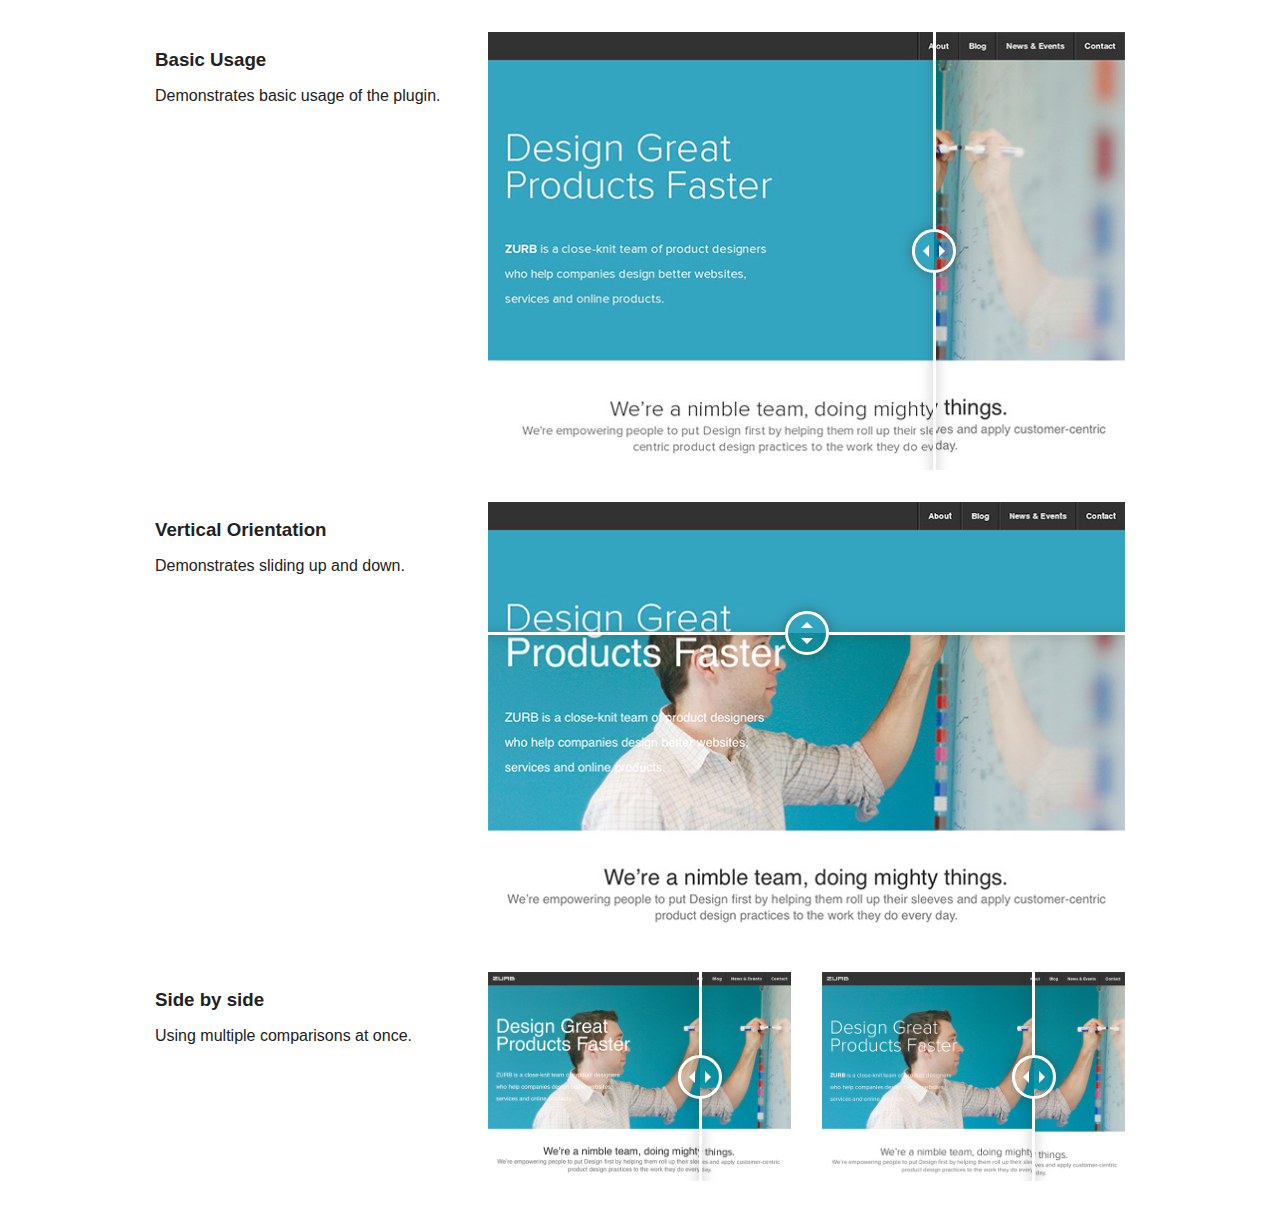
<file: twentytwenty-master/twentytwenty-no-compass.html>
<!DOCTYPE html>
<!-- paulirish.com/2008/conditional-stylesheets-vs-css-hacks-answer-neither/ -->
<!--[if lt IE 7 ]> <html class="ie6" lang="en"> <![endif]-->
<!--[if IE 7 ]>    <html class="ie7" lang="en"> <![endif]-->
<!--[if IE 8 ]>    <html class="lt-ie9" lang="en"> <![endif]-->
<!--[if IE 9 ]>    <html class="lt-ie10" lang="en"> <![endif]-->
<!--[if (gte IE 9)|!(IE)]><!--> <html lang="en"> <!--<![endif]-->
<head>
  <meta charset="utf-8" />
  <meta name="viewport" content="width=device-width, initial-scale=1.0" />
  <title>twentytwenty</title>
  <link href="css/foundation.css" rel="stylesheet" type="text/css" />
  <link href="css/twentytwenty-no-compass.css" rel="stylesheet" type="text/css" />
</head>
  <body>

    <div class="row" style="margin-top: 2em;">
      <div class="large-4 columns">
        <h3>Basic Usage</h3>
        <p>Demonstrates basic usage of the plugin.</p>
      </div>
      <div class="large-8 columns">
        <div class="twentytwenty-container">
          <img src="img/1_1.jpg" />
          <img src="img/1_2.jpg" />
        </div>
      </div>
    </div>
    
    <div class="row" style="margin-top: 2em; margin-bottom: 2em;">
      <div class="large-4 columns">
        <h3>Vertical Orientation</h3>
        <p>Demonstrates sliding up and down.</p>
      </div>
      <div class="large-8 columns">
        <div class="twentytwenty-container" data-orientation="vertical">
          <img src="img/1_1.jpg" />
          <img src="img/1_2.jpg" />
        </div>
      </div>
    </div>

    <div class="row" style="margin-bottom: 2em;">
      <div class="large-4 columns">
        <h3>Side by side</h3>
        <p>Using multiple comparisons at once.</p>
      </div>
      <div class="large-4 columns">
        <div class="twentytwenty-container">
          <img src="img/2_1.jpg" />
          <img src="img/2_2.jpg" />
        </div>
      </div>
      <div class="large-4 columns">
        <div class="twentytwenty-container">
          <img src="img/3_1.jpg" />
          <img src="img/3_2.jpg" />
        </div>
      </div>
    </div>
    
    <script src="http://ajax.googleapis.com/ajax/libs/jquery/1.10.1/jquery.min.js"></script>
    <script src="js/jquery.event.move.js"></script>
    <script src="js/jquery.twentytwenty.js"></script>
    <script>
    $(window).load(function(){
      $(".twentytwenty-container[data-orientation!='vertical']").twentytwenty({default_offset_pct: 0.7});
      $(".twentytwenty-container[data-orientation='vertical']").twentytwenty({default_offset_pct: 0.3, orientation: 'vertical'});
    });
    </script>
  </body>
</html>
</file>
<file: assets/css/odometer.css>
.odometer.odometer-auto-theme, .odometer.odometer-theme-default {
  display: inline-block;
  vertical-align: middle;
  *vertical-align: auto;
  *zoom: 1;
  *display: inline;
  position: relative;
}
.odometer.odometer-auto-theme .odometer-digit, .odometer.odometer-theme-default .odometer-digit {
  display: inline-block;
  vertical-align: middle;
  *vertical-align: auto;
  *zoom: 1;
  *display: inline;
  position: relative;
}
.odometer.odometer-auto-theme .odometer-digit .odometer-digit-spacer, .odometer.odometer-theme-default .odometer-digit .odometer-digit-spacer {
  display: inline-block;
  vertical-align: middle;
  *vertical-align: auto;
  *zoom: 1;
  *display: inline;
  visibility: hidden;
}
.odometer.odometer-auto-theme .odometer-digit .odometer-digit-inner, .odometer.odometer-theme-default .odometer-digit .odometer-digit-inner {
  text-align: left;
  display: block;
  position: absolute;
  top: 0;
  left: 0;
  right: 0;
  bottom: 0;
  overflow: hidden;
}
.odometer.odometer-auto-theme .odometer-digit .odometer-ribbon, .odometer.odometer-theme-default .odometer-digit .odometer-ribbon {
  display: block;
}
.odometer.odometer-auto-theme .odometer-digit .odometer-ribbon-inner, .odometer.odometer-theme-default .odometer-digit .odometer-ribbon-inner {
  display: block;
  -webkit-backface-visibility: hidden;
  backface-visibility: hidden;
}
.odometer.odometer-auto-theme .odometer-digit .odometer-value, .odometer.odometer-theme-default .odometer-digit .odometer-value {
  display: block;
  -webkit-transform: translateZ(0);
  transform: translateZ(0);
}
.odometer.odometer-auto-theme .odometer-digit .odometer-value.odometer-last-value, .odometer.odometer-theme-default .odometer-digit .odometer-value.odometer-last-value {
  position: absolute;
}
.odometer.odometer-auto-theme.odometer-animating-up .odometer-ribbon-inner, .odometer.odometer-theme-default.odometer-animating-up .odometer-ribbon-inner {
  -webkit-transition: -webkit-transform 2s;
  -moz-transition: -moz-transform 2s;
  -ms-transition: -ms-transform 2s;
  -o-transition: -o-transform 2s;
  transition: transform 2s;
}
.odometer.odometer-auto-theme.odometer-animating-up.odometer-animating .odometer-ribbon-inner, .odometer.odometer-theme-default.odometer-animating-up.odometer-animating .odometer-ribbon-inner {
  -webkit-transform: translateY(-100%);
  -moz-transform: translateY(-100%);
  -ms-transform: translateY(-100%);
  -o-transform: translateY(-100%);
  transform: translateY(-100%);
}
.odometer.odometer-auto-theme.odometer-animating-down .odometer-ribbon-inner, .odometer.odometer-theme-default.odometer-animating-down .odometer-ribbon-inner {
  -webkit-transform: translateY(-100%);
  -moz-transform: translateY(-100%);
  -ms-transform: translateY(-100%);
  -o-transform: translateY(-100%);
  transform: translateY(-100%);
}
.odometer.odometer-auto-theme.odometer-animating-down.odometer-animating .odometer-ribbon-inner, .odometer.odometer-theme-default.odometer-animating-down.odometer-animating .odometer-ribbon-inner {
  -webkit-transition: -webkit-transform 2s;
  -moz-transition: -moz-transform 2s;
  -ms-transition: -ms-transform 2s;
  -o-transition: -o-transform 2s;
  transition: transform 2s;
  -webkit-transform: translateY(0);
  -moz-transform: translateY(0);
  -ms-transform: translateY(0);
  -o-transform: translateY(0);
  transform: translateY(0);
}
.odometer.odometer-auto-theme .odometer-value, .odometer.odometer-theme-default .odometer-value {
  text-align: center;
}
.odometer-formatting-mark {
  display: none;
}
</file>
<file: assets/css/tg-cursor.css>
.cb-cursor {
    position: fixed;
    top: 0;
    left: 0;
    z-index: 1100;
    contain: layout style size;
    pointer-events: none;
    will-change: transform;
    -webkit-transition: opacity 3s, color 0.4s;
    -o-transition: opacity 3s, color 0.4s;
    -moz-transition: opacity 3s, color 0.4s;
    transition: opacity 3s, color 0.4s;
    /* mix-blend-mode: exclusion; */
}
.cb-cursor:before {
    content: "";
    position: absolute;
    top: -25px;
    left: -25px;
    width: 50px;
    height: 50px;
    -webkit-transform: scale(0);
    -moz-transform: scale(0);
    -ms-transform: scale(0);
    -o-transform: scale(0);
    transform: scale(0);
    background: var(--tg-primary-color);
    -webkit-border-radius: 50%;
    -moz-border-radius: 50%;
    border-radius: 50%;
    -webkit-transition: opacity 1s, -webkit-transform 0.3s ease-in-out;
    transition: opacity 1s, -webkit-transform 0.3s ease-in-out;
    -o-transition: opacity 1s, -o-transform 0.3s ease-in-out;
    -moz-transition: transform 0.3s ease-in-out, opacity 1s, -moz-transform 0.3s ease-in-out;
    transition: transform 0.3s ease-in-out, opacity 1s;
    transition: transform 0.3s ease-in-out, opacity 1s, -webkit-transform 0.3s ease-in-out, -moz-transform 0.3s ease-in-out, -o-transform 0.3s ease-in-out;
    opacity: 1 !important;
}
.cb-cursor-text {
    position: absolute;
    top: -50px;
    left: -50px;
    width: 100px;
    height: 100px;
    display: -webkit-box;
    display: -webkit-flex;
    display: -moz-box;
    display: -ms-flexbox;
    display: flex;
    -webkit-box-align: center;
    -webkit-align-items: center;
    -moz-box-align: center;
    -ms-flex-align: center;
    align-items: center;
    -webkit-box-pack: center;
    -webkit-justify-content: center;
    -moz-box-pack: center;
    -ms-flex-pack: center;
    justify-content: center;
    -webkit-transform: scale(0) rotate(10deg);
    -moz-transform: scale(0) rotate(10deg);
    -ms-transform: scale(0) rotate(10deg);
    -o-transform: scale(0) rotate(10deg);
    transform: scale(0) rotate(10deg);
    opacity: 0;
    color: white;
    font-weight: 700;
    font-size: 14px;
    line-height: 18px;
    text-align: center;
    text-transform: uppercase;
    letter-spacing: 0;
    -webkit-transition: opacity 0.4s, -webkit-transform 0.3s;
    transition: opacity 0.4s, -webkit-transform 0.3s;
    -o-transition: opacity 0.4s, -o-transform 0.3s;
    -moz-transition: opacity 0.4s, transform 0.3s, -moz-transform 0.3s;
    transition: opacity 0.4s, transform 0.3s;
    transition: opacity 0.4s, transform 0.3s, -webkit-transform 0.3s, -moz-transform 0.3s, -o-transform 0.3s;
}
@supports (mix-blend-mode: exclusion) {
    .cb-cursor.-exclusion,
    .cb-cursor.-opaque {
        mix-blend-mode: exclusion;
    }
}
@supports (mix-blend-mode: exclusion) {
    .cb-cursor.-exclusion:before,
    .cb-cursor.-opaque:before {
        background: white;
    }
}
.cb-cursor.-normal, .cb-cursor.-text {
    mix-blend-mode: normal;
}
.cb-cursor.-black {
    color: #182029;
}
.cb-cursor.-black::before {
    background: currentColor;
    opacity: .95 !important;
}
.cb-cursor.-theme {
    color: var(--tg-theme-primary);
}
.cb-cursor.-theme .cb-cursor-text {
    font-weight: var(--tg-fw-extra-bold);
    color: var(--tg-common-color-black-2);
}
.cb-cursor.-theme::before {
    background: currentColor;
    opacity: .95 !important;
}
.cb-cursor.-inverse {
    color: white;
}
.cb-cursor.-visible:before {
    -webkit-transform: scale(0.2);
    -moz-transform: scale(0.2);
    -ms-transform: scale(0.2);
    -o-transform: scale(0.2);
    transform: scale(0.2);
}
.cb-cursor.-visible.-active:before {
    -webkit-transform: scale(0.23);
    -moz-transform: scale(0.23);
    -ms-transform: scale(0.23);
    -o-transform: scale(0.23);
    transform: scale(0.23);
    -webkit-transition-duration: 0.2s;
    -moz-transition-duration: 0.2s;
    -o-transition-duration: 0.2s;
    transition-duration: 0.2s;
}
.cb-cursor.-pointer:before {
    -webkit-transform: scale(0.15);
    -moz-transform: scale(0.15);
    -ms-transform: scale(0.15);
    -o-transform: scale(0.15);
    transform: scale(0.15);
}
.cb-cursor.-text:before {
    opacity: 0.85;
    -webkit-transform: scale(1.7);
    -moz-transform: scale(1.7);
    -ms-transform: scale(1.7);
    -o-transform: scale(1.7);
    transform: scale(1.7);
}
.cb-cursor.-text .cb-cursor-text {
    opacity: 1;
    -webkit-transform: scale(1);
    -moz-transform: scale(1);
    -ms-transform: scale(1);
    -o-transform: scale(1);
    transform: scale(1);
}
.cb-cursor.-text.-active:before {
    -webkit-transform: scale(1.6);
    -moz-transform: scale(1.6);
    -ms-transform: scale(1.6);
    -o-transform: scale(1.6);
    transform: scale(1.6);
    -webkit-transition-duration: 0.2s;
    -moz-transition-duration: 0.2s;
    -o-transition-duration: 0.2s;
    transition-duration: 0.2s;
}
.cb-cursor.-opaque:before {
    -webkit-transform: scale(1.32);
    -moz-transform: scale(1.32);
    -ms-transform: scale(1.32);
    -o-transform: scale(1.32);
    transform: scale(1.32);
}
.cb-cursor.-opaque.-active:before {
    -webkit-transform: scale(1.2);
    -moz-transform: scale(1.2);
    -ms-transform: scale(1.2);
    -o-transform: scale(1.2);
    transform: scale(1.2);
}
.cb-cursor.-lg:before {
    -webkit-transform: scale(2);
    -moz-transform: scale(2);
    -ms-transform: scale(2);
    -o-transform: scale(2);
    transform: scale(2);
}
.cb-cursor.-hidden:before {
    -webkit-transform: scale(0);
    -moz-transform: scale(0);
    -ms-transform: scale(0);
    -o-transform: scale(0);
    transform: scale(0);
}
@media (max-width: 767.98px) {
    .cb-cursor {
        display: none !important;
    }
}
</file>
<file: assets/css/default.css>
/* Deafult Margin & Padding */
/*-- Margin Top --*/
.mt-5 {
	margin-top: 5px;
}
.mt-10 {
	margin-top: 10px;
}
.mt-15 {
	margin-top: 15px;
}
.mt-20 {
	margin-top: 20px;
}
.mt-25 {
	margin-top: 25px;
}
.mt-30 {
	margin-top: 30px;
}
.mt-35 {
	margin-top: 35px;
}
.mt-40 {
	margin-top: 40px;
}
.mt-45 {
	margin-top: 45px;
}
.mt-50 {
	margin-top: 50px;
}
.mt-55 {
	margin-top: 55px;
}
.mt-60 {
	margin-top: 60px;
}
.mt-65 {
	margin-top: 65px;
}
.mt-70 {
	margin-top: 70px;
}
.mt-75 {
	margin-top: 75px;
}
.mt-80 {
	margin-top: 80px;
}
.mt-85 {
	margin-top: 85px;
}
.mt-90 {
	margin-top: 90px;
}
.mt-95 {
	margin-top: 95px;
}
.mt-100 {
	margin-top: 100px;
}
.mt-105 {
	margin-top: 105px;
}
.mt-110 {
	margin-top: 110px;
}
.mt-115 {
	margin-top: 115px;
}
.mt-120 {
	margin-top: 120px;
}
.mt-125 {
	margin-top: 125px;
}
.mt-130 {
	margin-top: 130px;
}
.mt-135 {
	margin-top: 135px;
}
.mt-140 {
	margin-top: 140px;
}
.mt-145 {
	margin-top: 145px;
}
.mt-150 {
	margin-top: 150px;
}
.mt-155 {
	margin-top: 155px;
}
.mt-160 {
	margin-top: 160px;
}
.mt-165 {
	margin-top: 165px;
}
.mt-170 {
	margin-top: 170px;
}
.mt-175 {
	margin-top: 175px;
}
.mt-180 {
	margin-top: 180px;
}
.mt-185 {
	margin-top: 185px;
}
.mt-190 {
	margin-top: 190px;
}
.mt-195 {
	margin-top: 195px;
}
.mt-200 {
	margin-top: 200px;
}
/*-- Margin Bottom --*/

.mb-5 {
	margin-bottom: 5px;
}
.mb-10 {
	margin-bottom: 10px;
}
.mb-15 {
	margin-bottom: 15px;
}
.mb-20 {
	margin-bottom: 20px;
}
.mb-25 {
	margin-bottom: 25px;
}
.mb-30 {
	margin-bottom: 30px;
}
.mb-35 {
	margin-bottom: 35px;
}
.mb-40 {
	margin-bottom: 40px;
}
.mb-45 {
	margin-bottom: 45px;
}
.mb-50 {
	margin-bottom: 50px;
}
.mb-55 {
	margin-bottom: 55px;
}
.mb-60 {
	margin-bottom: 60px;
}
.mb-65 {
	margin-bottom: 65px;
}
.mb-70 {
	margin-bottom: 70px;
}
.mb-75 {
	margin-bottom: 75px;
}
.mb-80 {
	margin-bottom: 80px;
}
.mb-85 {
	margin-bottom: 85px;
}
.mb-90 {
	margin-bottom: 90px;
}
.mb-95 {
	margin-bottom: 95px;
}
.mb-100 {
	margin-bottom: 100px;
}
.mb-105 {
	margin-bottom: 105px;
}
.mb-110 {
	margin-bottom: 110px;
}
.mb-115 {
	margin-bottom: 115px;
}
.mb-120 {
	margin-bottom: 120px;
}
.mb-125 {
	margin-bottom: 125px;
}
.mb-130 {
	margin-bottom: 130px;
}
.mb-135 {
	margin-bottom: 135px;
}
.mb-140 {
	margin-bottom: 140px;
}
.mb-145 {
	margin-bottom: 145px;
}
.mb-150 {
	margin-bottom: 150px;
}
.mb-155 {
	margin-bottom: 155px;
}
.mb-160 {
	margin-bottom: 160px;
}
.mb-165 {
	margin-bottom: 165px;
}
.mb-170 {
	margin-bottom: 170px;
}
.mb-175 {
	margin-bottom: 175px;
}
.mb-180 {
	margin-bottom: 180px;
}
.mb-185 {
	margin-bottom: 185px;
}
.mb-190 {
	margin-bottom: 190px;
}
.mb-195 {
	margin-bottom: 195px;
}
.mb-200 {
	margin-bottom: 200px;
}
/*-- Padding Top --*/

.pt-5 {
	padding-top: 5px;
}
.pt-10 {
	padding-top: 10px;
}
.pt-15 {
	padding-top: 15px;
}
.pt-20 {
	padding-top: 20px;
}
.pt-25 {
	padding-top: 25px;
}
.pt-30 {
	padding-top: 30px;
}
.pt-35 {
	padding-top: 35px;
}
.pt-40 {
	padding-top: 40px;
}
.pt-45 {
	padding-top: 45px;
}
.pt-50 {
	padding-top: 50px;
}
.pt-55 {
	padding-top: 55px;
}
.pt-60 {
	padding-top: 60px;
}
.pt-65 {
	padding-top: 65px;
}
.pt-70 {
	padding-top: 70px;
}
.pt-75 {
	padding-top: 75px;
}
.pt-80 {
	padding-top: 80px;
}
.pt-85 {
	padding-top: 85px;
}
.pt-90 {
	padding-top: 90px;
}
.pt-95 {
	padding-top: 95px;
}
.pt-100 {
	padding-top: 100px;
}
.pt-105 {
	padding-top: 105px;
}
.pt-110 {
	padding-top: 110px;
}
.pt-115 {
	padding-top: 115px;
}
.pt-120 {
	padding-top: 120px;
}
.pt-125 {
	padding-top: 125px;
}
.pt-130 {
	padding-top: 130px;
}
.pt-135 {
	padding-top: 135px;
}
.pt-140 {
	padding-top: 140px;
}
.pt-145 {
	padding-top: 145px;
}
.pt-150 {
	padding-top: 150px;
}
.pt-155 {
	padding-top: 155px;
}
.pt-160 {
	padding-top: 160px;
}
.pt-165 {
	padding-top: 165px;
}
.pt-170 {
	padding-top: 170px;
}
.pt-175 {
	padding-top: 175px;
}
.pt-180 {
	padding-top: 180px;
}
.pt-185 {
	padding-top: 185px;
}
.pt-190 {
	padding-top: 190px;
}
.pt-195 {
	padding-top: 195px;
}
.pt-200 {
	padding-top: 200px;
}
/*-- Padding Bottom --*/

.pb-5 {
	padding-bottom: 5px;
}
.pb-10 {
	padding-bottom: 10px;
}
.pb-15 {
	padding-bottom: 15px;
}
.pb-20 {
	padding-bottom: 20px;
}
.pb-25 {
	padding-bottom: 25px;
}
.pb-30 {
	padding-bottom: 30px;
}
.pb-35 {
	padding-bottom: 35px;
}
.pb-40 {
	padding-bottom: 40px;
}
.pb-45 {
	padding-bottom: 45px;
}
.pb-50 {
	padding-bottom: 50px;
}
.pb-55 {
	padding-bottom: 55px;
}
.pb-60 {
	padding-bottom: 60px;
}
.pb-65 {
	padding-bottom: 65px;
}
.pb-70 {
	padding-bottom: 70px;
}
.pb-75 {
	padding-bottom: 75px;
}
.pb-80 {
	padding-bottom: 80px;
}
.pb-85 {
	padding-bottom: 85px;
}
.pb-90 {
	padding-bottom: 90px;
}
.pb-95 {
	padding-bottom: 95px;
}
.pb-100 {
	padding-bottom: 100px;
}
.pb-105 {
	padding-bottom: 105px;
}
.pb-110 {
	padding-bottom: 110px;
}
.pb-115 {
	padding-bottom: 115px;
}
.pb-120 {
	padding-bottom: 120px;
}
.pb-125 {
	padding-bottom: 125px;
}
.pb-130 {
	padding-bottom: 130px;
}
.pb-135 {
	padding-bottom: 135px;
}
.pb-140 {
	padding-bottom: 140px;
}
.pb-145 {
	padding-bottom: 145px;
}
.pb-150 {
	padding-bottom: 150px;
}
.pb-155 {
	padding-bottom: 155px;
}
.pb-160 {
	padding-bottom: 160px;
}
.pb-165 {
	padding-bottom: 165px;
}
.pb-170 {
	padding-bottom: 170px;
}
.pb-175 {
	padding-bottom: 175px;
}
.pb-180 {
	padding-bottom: 180px;
}
.pb-185 {
	padding-bottom: 185px;
}
.pb-190 {
	padding-bottom: 190px;
}
.pb-195 {
	padding-bottom: 195px;
}
.pb-200 {
	padding-bottom: 200px;
}



/*-- Padding Left --*/
.pl-0 {
	padding-left: 0px;
}
.pl-5 {
	padding-left: 5px;
}
.pl-10 {
	padding-left: 10px;
}
.pl-15 {
	padding-left: 15px;
}
.pl-20{
	padding-left: 20px;
}
.pl-25 {
	padding-left: 35px;
}
.pl-30 {
	padding-left: 30px;
}
.pl-35 {
	padding-left: 35px;
}

.pl-35 {
	padding-left: 35px;
}

.pl-40 {
	padding-left: 40px;
}

.pl-45 {
	padding-left: 45px;
}

.pl-50 {
	padding-left: 50px;
}

.pl-55 {
	padding-left: 55px;
}

.pl-60 {
	padding-left: 60px;
}
.pl-65 {
	padding-left: 65px;
}
.pl-70 {
	padding-left: 70px;
}
.pl-75 {
	padding-left: 75px;
}
.pl-80 {
	padding-left: 80px;
}
.pl-85 {
	padding-left: 80px;
}
.pl-90 {
	padding-left: 90px;
}
.pl-95 {
	padding-left: 95px;
}
.pl-100 {
	padding-left: 100px;
}


/*-- Padding Right --*/
.pr-0 {
	padding-right: 0px;
}
.pr-5 {
	padding-right: 5px;
}
.pr-10 {
	padding-right: 10px;
}
.pr-15 {
	padding-right: 15px;
}
.pr-20{
	padding-right: 20px;
}
.pr-25 {
	padding-right: 35px;
}
.pr-30 {
	padding-right: 30px;
}
.pr-35 {
	padding-right: 35px;
}

.pr-35 {
	padding-right: 35px;
}

.pr-40 {
	padding-right: 40px;
}

.pr-45 {
	padding-right: 45px;
}

.pr-50 {
	padding-right: 50px;
}

.pr-55 {
	padding-right: 55px;
}

.pr-60 {
	padding-right: 60px;
}
.pr-65 {
	padding-right: 65px;
}
.pr-70 {
	padding-right: 70px;
}
.pr-75 {
	padding-right: 75px;
}
.pr-80 {
	padding-right: 80px;
}
.pr-85 {
	padding-right: 80px;
}
.pr-90 {
	padding-right: 90px;
}
.pr-95 {
	padding-right: 95px;
}
.pr-100 {
	padding-right: 100px;
}

/* font weight */
.f-700{font-weight: 700;}
.f-600{font-weight: 600;}
.f-500{font-weight: 500;}
.f-400{font-weight: 400;}
.f-300{font-weight: 300;}

/* Background Color */

.gray-bg {
	background: #f7f7fd;
}
.white-bg {
	background: #fff;
}
.black-bg {
	background: #222;
}
.theme-bg {
	background: #222;
}
.primary-bg {
	background: #222;
}
/* Color */

.white-color {
	color: #fff;
}
.black-color {
	color: #222;
}
.theme-color {
	color: #222;
}
.primary-color {
	color: #222;
}
/* black overlay */

[data-overlay] {
	position: relative;
}
[data-overlay]::before {
	background: #000 none repeat scroll 0 0;
	content: "";
	height: 100%;
	left: 0;
	position: absolute;
	top: 0;
	width: 100%;
	z-index: 1;
}
[data-overlay="3"]::before {
	opacity: 0.3;
}
[data-overlay="4"]::before {
	opacity: 0.4;
}
[data-overlay="5"]::before {
	opacity: 0.5;
}
[data-overlay="6"]::before {
	opacity: 0.6;
}
[data-overlay="7"]::before {
	opacity: 0.7;
}
[data-overlay="8"]::before {
	opacity: 0.8;
}
[data-overlay="9"]::before {
	opacity: 0.9;
}
</file>
<file: assets/css/jarallax.css>
.jarallax {
    position: relative;
    z-index: 0;
}
.jarallax > .jarallax-img {
    position: absolute;
    object-fit: cover;
    /* support for plugin https://github.com/bfred-it/object-fit-images */
    font-family: 'Poppins', sans-serif;
    top: 0;
    left: 0;
    width: 100%;
    height: 100%;
    z-index: -1;
}
</file>
<file: assets/css/style.css>
/*
  Theme Name: Roofx - Roofing Services HTML Template
  Support: themegenix@gmail.com
  Description: Roofx - Roofing Services HTML Template.
  Version: 1.0
*/

/* CSS Index
============================
01. Variable CSS
02. Button style
03. Header
04. Mobile Menu
05. Banner
06. Breadcrumb
07. Slider
08. Brand
09. Features
10. About
11. Services
12. Support
13. Project
14. Appointment
15. Team
16. Engineer
17. Work
18. History
19. Counter
20. Testimonial
21. Faq
22. Blog
23. Pagination
24. Newsletter
25. Contact
26. Error
27. Footer
28. Preloader
============================
*/



/*=============================
	1. Google Fonts
===============================*/
@import url('https://fonts.googleapis.com/css2?family=DM+Sans:ital,wght@0,400;0,500;0,700;1,400;1,500;1,700&family=Poppins:ital,wght@0,300;0,400;0,500;0,600;0,700;0,800;0,900;1,300;1,400;1,500;1,600;1,700;1,800;1,900&display=swap');

/*=============================
	01. Variable CSS
===============================*/
:root {
    --tg-body-font-family: 'DM Sans', sans-serif;
    --tg-heading-font-family: 'Poppins', sans-serif;
    --tg-primary-color: #FE5D14;
    --tg-secondary-color: #131944;
    --tg-body-font-color: #61657E;
    --tg-heading-font-color: #1C1C1C;
    --tg-paragraph-color: #61657E;
    --tg-menu-color: #0C1239;
    --tg-body-font-size: 16px;
    --tg-body-font-weight: 400;
    --tg-heading-font-weight: 700;
    --tg-body-line-height: 1.62;
    --tg-heading-line-height: 1.2;
    --tg-blue: #161C49;
    --tg-blue-two: #0F1437;
    --tg-blue-three: #0A0E21;
    --tg-border-color: #D8DEFC;
    --tg-input-border-color: #CFCFCF;
    --tg-indigo: #6610f2;
    --tg-purple: #6f42c1;
    --tg-pink: #d63384;
    --tg-red: #dc3545;
    --tg-orange: #fd7e14;
    --tg-seashell: #FFF3ED;
    --tg-unbleached-silk: #FFDAC9;
    --tg-yellow: #ffc107;
    --tg-green: #198754;
    --tg-teal: #20c997;
    --tg-cyan: #0dcaf0;
    --tg-white: #ffffff;
    --tg-gray: #F4F6FF;
    --tg-gray-two: #EDF0FF;
    --tg-gray-three: #B8B8B8;
    --facebook: #3b5998;
    --twitter: #00acee;
    --linkedin: #1976d2;
    --pinterest: #3b5998;
    --youtube: #c4302b;
    --skype: #00aff0;
}
body {
	font-family: var(--tg-body-font-family);
	font-weight: var(--tg-body-font-weight);
	font-size: var(--tg-body-font-size);
	line-height: var(--tg-body-line-height);
	color: var(--tg-body-font-color);
	font-style: normal;
}
img,
.img {
	max-width: 100%;
	transition: all 0.3s ease-out 0s;
}
.f-left {
	float: left
}
.f-right {
	float: right
}
.fix {
	overflow: hidden
}
a,
button {
	-webkit-transition: all 0.3s ease-out 0s;
	-moz-transition: all 0.3s ease-out 0s;
	-ms-transition: all 0.3s ease-out 0s;
	-o-transition: all 0.3s ease-out 0s;
	transition: all 0.3s ease-out 0s;
	text-decoration: none;
}
a:focus,
.btn:focus,
button:focus {
	text-decoration: none;
	outline: none;
	box-shadow: none;
}

a:hover,
.portfolio-cat a:hover,
.footer -menu li a:hover {
	color: var(--tg-primary-color);
	text-decoration: none;
}
a,
button {
	color: var(--tg-primary-color);
	outline: medium none;
	text-decoration: none;
}
.btn:focus,
button:focus,
input:focus,
input:focus,
textarea,
textarea:focus {
	outline: 0
}
.uppercase {
	text-transform: uppercase;
}
.capitalize {
	text-transform: capitalize;
}
h1,
h2,
h3,
h4,
h5,
h6 {
	font-family: var(--tg-heading-font-family);
	color: var(--tg-heading-font-color);
	margin-top: 0px;
	margin-bottom: .7rem;
	font-style: normal;
	line-height: var(--tg-heading-line-height);
	font-weight: var(--tg-heading-font-weight);
	text-transform: inherit;
}
h1 a,
h2 a,
h3 a,
h4 a,
h5 a,
h6 a {
	color: inherit;
}
h1 {
	font-size: 2.5rem;
}
h2 {
	font-size: 2rem;
}
h3 {
	font-size: 1.75rem;
}
h4 {
	font-size: 1.5rem;
}
h5 {
	font-size: 1.25rem;
}
h6 {
	font-size: 1rem;
}
.list-wrap {
	margin: 0px;
	padding: 0px;
}
.list-wrap li {
	list-style: none
}
p {
	font-size: var(--tg-body-font-size);
	font-weight: var(--tg-body-font-weight);
	line-height: var(--tg-body-line-height);
	color: var(--tg-paragraph-color);
	margin-bottom: 15px;
}
hr {
	border-bottom: 1px solid var(--tg-primary-color);
	border-top: 0 none;
	margin: 30px 0;
	padding: 0;
}
label {
	color: var(--tg-body-font-color);
	cursor: pointer;
	font-size: 16px;
	font-weight: 400;
}
*::-moz-selection {
	background: var(--tg-primary-color);
	color: var(--tg-white);
	text-shadow: none;
}
::-moz-selection {
	background: var(--tg-primary-color);
	color: var(--tg-white);
	text-shadow: none;
}
::selection {
	background: var(--tg-primary-color);
	color: var(--tg-white);
	text-shadow: none;
}
*::-moz-placeholder {
	color: var(--tg-body-font-color);
	font-size: var(--tg-body-font-size);
	opacity: 1;
}
*::placeholder {
	color: var(--tg-body-font-color);
	font-size: var(--tg-body-font-size);
	opacity: 1;
}
.theme-overlay {
	position: relative
}
.theme-overlay::before {
	background: var(--tg-primary-color) none repeat scroll 0 0;
	content: "";
	height: 100%;
	left: 0;
	opacity: 0.6;
	position: absolute;
	top: 0;
	width: 100%;
}
.separator {
	border-top: 1px solid var(--tg-primary-color);
}

/* Bootstrap 5 */
.container {
    padding-left: 15px;
    padding-right: 15px;
}
.row {
    --bs-gutter-x: 30px;
}
.row.g-0 {
	--bs-gutter-x: 0;
}
.gutter-y-30 {
  	--bs-gutter-y: 30px;
}

/*=============================
	02. Button style
===============================*/
.btn {
	user-select: none;
	-moz-user-select: none;
	background: var(--tg-primary-color) none repeat scroll 0 0;
	border: medium none;
	color: var(--tg-white);
	cursor: pointer;
	display: inline-block;
	font-size: 18px;
	font-weight: 400;
	letter-spacing: 0;
	line-height: 1;
	margin-bottom: 0;
	padding: 20px 31px;
	text-align: center;
	text-transform: none;
	touch-action: manipulation;
	transition: all 0.3s ease 0s;
	vertical-align: middle;
	white-space: nowrap;
	border-radius: 4px;
	font-family: var(--tg-heading-font-family);
	position: relative;
	overflow: hidden;
	z-index: 1;
}
.btn::after {
	content: "\f061";
	font-family: "Font Awesome 5 Free";
	font-weight: 700;
	margin-left: 15px;
}
.btn::before {
	content: "";
	position: absolute;
	-webkit-transition-duration: 800ms;
	transition-duration: 800ms;
	width: 200%;
	height: 200%;
	top: 110%;
	left: 50%;
	background: var(--tg-secondary-color);
	-webkit-transform: translateX(-50%);
	transform: translateX(-50%);
	border-radius: 50%;
	z-index: -1;
}
.btn:hover:before {
	top: -40%;
}
.btn:hover {
	color: var(--tg-white);
}
.btn.btn-two::after {
	display: none;
}
.breadcrumb > .active {
	color: var(--tg-primary-color);
}

/* scrollUp */
.scroll-top {
	width: 50px;
	height: 50px;
	line-height: 50px;
	position: fixed;
	bottom: -10%;
	right: 50px;
	font-size: var(--tg-body-font-size);
	border-radius: 6px;
	z-index: 99;
	color: var(--tg-white);
	text-align: center;
	cursor: pointer;
	background: var(--tg-primary-color);
	transition: 1s ease;
	border: none;
}
.scroll-top.open {
	bottom: 30px;
}
.scroll-top::after {
	position: absolute;
	z-index: -1;
	content: '';
	top: 100%;
	left: 5%;
	height: 10px;
	width: 90%;
	opacity: 1;
	background: radial-gradient(ellipse at center, rgba(0, 0, 0, 0.25) 0%, rgba(0, 0, 0, 0) 80%);
}
.scroll-top:hover {
	background: var(--tg-secondary-color);
}


/*=============================
	03. Header
===============================*/
.custom-container {
    max-width: 1330px;
}
.transparent-header {
	position: absolute;
	left: 0;
	top: 0px;
	width: 100%;
	z-index: 9;
	height: auto;
}
.logo img {
	max-width: 159px;
}
.sticky-menu .logo.d-none {
	display: block !important;
}
.sticky-menu .logo.different-logo {
	display: none;
}
.menu-nav {
	display: flex;
	align-items: center;
	flex-wrap: wrap;
	justify-content: flex-start;
}
.navbar-wrap {
	display: flex;
	flex-grow: 1;
}
.navbar-wrap ul {
	display: flex;
	flex-direction: row;
	flex-wrap: wrap;
	padding: 0 0;
	margin: 0 auto;
}
.navbar-wrap ul li {
    list-style: none;
	display: block;
	position: relative;
}
.navbar-wrap ul li a {
	font-size: 16px;
	font-weight: 600;
	text-transform: capitalize;
	color: var(--tg-menu-color);
	font-family: var(--tg-heading-font-family);
	padding: 42px 22px;
	display: block;
	line-height: 1;
	position: relative;
	z-index: 1;
}
.navbar-wrap > ul > li.menu-item-has-children > a::after {
	content: "\f078";
	font-weight: 700;
	font-family: "Font Awesome 5 Free";
	font-size: 14px;
	margin-left: 5px;
}
.navbar-wrap > ul > li.active > a,
.navbar-wrap > ul > li:hover > a {
	color: var(--tg-primary-color);
}
.main-menu .navigation li.menu-item-has-children .dropdown-btn {
    display: none;
}
.header-action > ul {
	display: flex;
	align-items: center;
	margin-left: 10px;
}
.header-action > ul li {
	position: relative;
	margin-left: 30px;
}
.header-action ul li:first-child {
	margin-left: 0;
}
.header-action ul li a {
	color: var(--tg-heading-font-color);
	font-size: 14px;
}
.header-action .header-btn .btn {
	color: var(--tg-white);
	font-size: 18px;
}
.navbar-wrap ul li .sub-menu {
	position: absolute;
	left: 0;
	right: 0;
	top: 100%;
	min-width: 230px;
	border: 1px solid #f5f5f5;
	background: var(--tg-white);
	margin: 0 0;
	transform: scale(1, 0);
	transform-origin: 0 0;
	-webkit-transition: all 0.3s ease-in-out;
	-moz-transition: all 0.3s ease-in-out;
	-ms-transition: all 0.3s ease-in-out;
	-o-transition: all 0.3s ease-in-out;
	transition: all 0.3s ease-in-out;
	-webkit-box-shadow: 0px 30px 70px 0px rgba(137, 139, 142, 0.15);
	-moz-box-shadow: 0px 30px 70px 0px rgba(137, 139, 142, 0.15);
	box-shadow: 0px 30px 70px 0px rgba(137, 139, 142, 0.15);
	border-radius: 0 0 8px 8px;
	padding: 18px 0;
	display: block;
	visibility: hidden;
	opacity: 0;
	z-index: 9;
}
.navbar-wrap ul li .sub-menu .sub-menu {
	right: auto;
	left: 100%;
	top: 0;
}
.navbar-wrap ul li .sub-menu li {
	margin-left: 0;
	text-align: left;
	display: block;
}
.navbar-wrap ul li .sub-menu li a {
	padding: 9px 15px 9px 25px;
	line-height: 1.4;
	font-weight: 500;
	color: var(--tg-menu-color);
	text-transform: capitalize;
	-webkit-transition: all 0.3s ease-in-out;
	-moz-transition: all 0.3s ease-in-out;
	-ms-transition: all 0.3s ease-in-out;
	-o-transition: all 0.3s ease-in-out;
	transition: all 0.3s ease-in-out;
}
.navbar-wrap ul li .sub-menu li a:hover,
.navbar-wrap ul li .sub-menu li.active a {
	color: var(--tg-primary-color);
}
.navbar-wrap ul li:hover > .sub-menu {
	opacity: 1;
	visibility: visible;
	transform: scale(1);
}
.sticky-menu {
	position: fixed;
	left: 0;
	margin: auto;
	top: 0;
	width: 100%;
	z-index: 99;
	background: var(--tg-white);
	-webkit-animation: 1000ms ease-in-out 0s normal none 1 running fadeInDown;
	animation: 1000ms ease-in-out 0s normal none 1 running fadeInDown;
	-webkit-box-shadow: 0 10px 15px rgba(25, 25, 25, 0.1);
	box-shadow: 0 10px 15px rgba(25, 25, 25, 0.1);
	border-radius: 0;
}
#header-fixed-height.active-height {
	display: block;
	height: 100px;
}

/* header-two */
.menu-area-two .navbar-wrap ul {
	margin: 0px 0px 0 auto;
}
.menu-area-two .header-action > ul {
    margin-left: 80px;
}

/* header-three */
.header-top-wrap {
	background: var(--tg-blue-three);
	padding: 12px 0;
}
.header-top-left .list-wrap {
	display: flex;
	align-items: center;
	flex-wrap: wrap;
	gap: 10px 60px;
}
.header-top-left .list-wrap li {
	font-size: 14px;
	font-weight: 400;
	color: var(--tg-white);
	position: relative;
}
.header-top-left .list-wrap li::before {
	content: "";
	position: absolute;
	left: -30px;
	top: 50%;
	transform: translateY(-50%);
	width: 1px;
	height: 26px;
	background: var(--tg-primary-color);
	opacity: .5;
}
.header-top-left .list-wrap li:first-child::before {
	display: none;
}
.header-top-left .list-wrap li i {
	color: var(--tg-primary-color);
	font-size: 16px;
	margin-right: 10px;
}
.header-top-left .list-wrap li a {
	color: var(--tg-white);
}
.header-top-left .list-wrap li a:hover {
	color: var(--tg-primary-color);
}
.header-top-right {
	display: flex;
	align-items: center;
	flex-wrap: wrap;
	justify-content: flex-end;
	gap: 10px 45px;
}
.header-lang .dropdown > button {
    border: none;
    background: transparent;
    padding: 0;
    color: var(--tg-white);
	font-weight: 400;
	font-size: 14px;
}
.header-lang img {
	max-width: 19px;
	margin-right: 7px;
	border-radius: 1px;
}
.header-lang .dropdown-toggle::after {
	margin-left: .255em;
	vertical-align: middle;
	content: "\f078";
	border: none !important;
	font-family: "Font Awesome 5 Free";
	font-weight: 700;
}
.header-lang .dropdown-menu {
	font-size: 14px;
	color: var(--tg-white);
}
.header-social .list-wrap {
	display: flex;
	align-items: center;
	justify-content: flex-end;
	gap: 30px;
}
.header-social .list-wrap li {
	position: relative;
}
.header-social .list-wrap li::before {
	content: "";
	position: absolute;
	left: -15px;
	top: 50%;
	transform: translateY(-50%);
	width: 1px;
	height: 26px;
	background: var(--tg-primary-color);
	opacity: .5;
}
.header-social .list-wrap li:first-child::before {
	display: none;
}
.header-social .list-wrap li a {
	font-size: 20px;
	color: var(--tg-white);
	line-height: 1;
}
.header-social .list-wrap li a:hover {
	color: var(--tg-primary-color);
}
.menu-area-three .navbar-wrap ul {
    margin: 0 0 0 80px;
}

/* header-four */
.menu-area-four .menu-wrap {
	background: var(--tg-white);
	padding: 0 30px;
	border-radius: 4px;
}
.menu-area-four .logo img {
	max-width: 120px;
}
.menu-area-four .navbar-wrap ul li a {
	padding: 32px 22px;
}
.menu-area-four .navbar-wrap ul {
	margin: 0 0 0 70px;
}
.menu-area-four.transparent-header {
	top: 30px;
}
.menu-area-four.transparent-header.sticky-menu {
	top: 0;
}

/*=============================
	04. Mobile Menu
===============================*/
.nav-outer .mobile-nav-toggler {
	position: relative;
	float: right;
	font-size: 40px;
	line-height: 50px;
	cursor: pointer;
	display: none;
	color: var(--tg-white);
	margin-right: 30px;
	top: 15px;
}
.nav-logo img {
	width: 150px;
}
.mobile-menu {
	position: fixed;
	right: 0;
	top: 0;
	width: 300px;
	padding-right: 30px;
	max-width: 100%;
	height: 100%;
	z-index: 99;
	border-radius: 0px;
	transition: all 0.3s cubic-bezier(0.785, 0.135, 0.15, 0.86);
	-moz-transition: all 0.3s cubic-bezier(0.785, 0.135, 0.15, 0.86);
	-webkit-transition: all 0.3s cubic-bezier(0.785, 0.135, 0.15, 0.86);
	-ms-transition: all 0.3s cubic-bezier(0.785, 0.135, 0.15, 0.86)e;
	-o-transition: all 0.3s cubic-bezier(0.785, 0.135, 0.15, 0.86);
	-webkit-transform: translateX(101%);
	-ms-transform: translateX(101%);
	transform: translateX(101%);
}
.mobile-menu .navbar-collapse {
	display: block !important;
}
.mobile-menu .nav-logo {
	position: relative;
	padding: 30px 25px;
	text-align: left;
}
.mobile-menu-visible {
	overflow: hidden;
}
.mobile-menu-visible .mobile-menu {
	-webkit-transform: translateX(0%);
    -ms-transform: translateX(0%);
    transform: translateX(0%);
}
.mobile-menu .navigation li.current>a:before {
	height: 100%;
}
.menu-backdrop {
	position: fixed;
	right: 0;
	top: 0;
	width: 100%;
	height: 100%;
	z-index: 2;
	transition: all 700ms ease;
	-moz-transition: all 700ms ease;
	-webkit-transition: all 700ms ease;
	-ms-transition: all 700ms ease;
	-o-transition: all 700ms ease;
	opacity: 0;
	visibility: hidden;
	background: rgba(0, 0, 0, 0.5);
}
.mobile-menu-visible .menu-backdrop {
	opacity: 1;
	visibility: visible;
}
.mobile-menu .menu-box {
	position: absolute;
	left: 0px;
	top: 0px;
	width: 100%;
	height: 100%;
	max-height: 100%;
	overflow-y: auto;
	overflow-x: hidden;
	background: var(--tg-white);
	padding: 0px 0px;
	z-index: 5;
	box-shadow: -9px 0 14px 0px rgb(0 0 0 / 6%);
}
.mobile-menu-visible .mobile-menu .menu-box {
	opacity: 1;
	visibility: visible;
}
.mobile-menu .close-btn {
    position: absolute;
    right: 15px;
    top: 28px;
    line-height: 30px;
    width: 35px;
    text-align: center;
    font-size: 20px;
    color: var(--tg-primary-color);
    cursor: pointer;
    z-index: 10;
    -webkit-transition: all 0.9s ease;
    -o-transition: all 0.9s ease;
    transition: all 0.9s ease;
}
.mobile-menu-visible .mobile-menu .close-btn {
	-webkit-transform: rotate(360deg);
	-ms-transform: rotate(360deg);
	transform: rotate(360deg);
}
.mobile-menu .navigation {
	position: relative;
	display: block;
	width: 100%;
	float: none;
	margin: 0;
	padding: 0;
}
.mobile-menu .navigation ul {
	padding: 0;
	margin: 0;
}
.mobile-menu .navigation li {
	position: relative;
	display: block;
	border-top: 1px solid rgb(0 0 0 / 10%);
}
.mobile-menu .navigation:last-child {
	border-bottom: 1px solid rgb(0 0 0 / 10%);
}
.mobile-menu .navigation li>ul>li:first-child {
	border-top: 1px solid rgb(0 0 0 / 10%);
}
.mobile-menu .navigation li > a {
    position: relative;
    display: block;
    line-height: 24px;
    padding: 10px 60px 10px 25px;
    font-size: 15px;
    font-weight: 600;
    color: var(--tg-menu-color);
	font-family: var(--tg-heading-font-family);
    text-transform: capitalize;
    -webkit-transition: all 500ms ease;
    -o-transition: all 500ms ease;
    transition: all 500ms ease;
    border: none;
}
.mobile-menu .navigation li ul li > a {
	font-size: 15px;
	margin-left: 20px;
	text-transform: capitalize;
}
.mobile-menu .navigation li.menu-item-has-children .dropdown-btn.open span {
	-webkit-transform: rotate(180deg);
	-ms-transform: rotate(180deg);
	transform: rotate(180deg);
}
.mobile-menu .navigation li ul li ul li a {
    margin-left: 40px;
}
.mobile-menu .navigation li ul li ul li ul li a {
    margin-left: 60px;
}
.mobile-menu .navigation li > a:before {
	content: '';
	position: absolute;
	left: 0;
	top: 0;
	height: 0;
	-webkit-transition: all 500ms ease;
	-o-transition: all 500ms ease;
	transition: all 500ms ease;
}
.mobile-menu .navigation li.menu-item-has-children .dropdown-btn {
	position: absolute;
	right: 15px;
	top: 6px;
	width: 32px;
	height: 32px;
	text-align: center;
	font-size: 16px;
	line-height: 32px;
	color: var(--tg-white);
	background: var(--tg-primary-color);
	cursor: pointer;
	border-radius: 2px;
	-webkit-transition: all 500ms ease;
	-o-transition: all 500ms ease;
	transition: all 500ms ease;
	z-index: 5;
}
.mobile-menu .navigation li.menu-item-has-children .dropdown-btn i {
	-webkit-transition: all 500ms ease;
	-o-transition: all 500ms ease;
	transition: all 500ms ease;
}
.mobile-menu .navigation li.menu-item-has-children .dropdown-btn.open i {
	-webkit-transform: rotate(45deg);
	-ms-transform: rotate(45deg);
	transform: rotate(45deg);
	color: var(--tg-primary-color);
}
.mobile-menu .navigation li > ul,
.mobile-menu .navigation li > ul > li > ul {
	display: none;
}
.mobile-menu .social-links ul {
    display: flex;
    position: relative;
    text-align: center;
    padding: 30px 20px 20px;
    align-items: center;
    justify-content: center;
    flex-wrap: wrap;
}
.mobile-menu .social-links li {
    position: relative;
    display: inline-block;
    margin: 0px 6px 10px;
}
.mobile-menu .social-links li a {
	display: flex;
	align-items: center;
	justify-content: center;
	width: 40px;
	height: 40px;
	position: relative;
	line-height: 32px;
	font-size: 16px;
	color: var(--tg-heading-font-color);
	-webkit-transition: all 500ms ease;
	-o-transition: all 500ms ease;
	transition: all 500ms ease;
	border: 1px solid var(--tg-gray);
	border-radius: 3px;
	-webkit-border-radius: 3px;
	-moz-border-radius: 3px;
	-ms-border-radius: 3px;
	-o-border-radius: 3px;
}
.mobile-menu .social-links li a:hover {
	border-color: var(--tg-primary-color);
	background: var(--tg-primary-color);
	color: var(--tg-white);
}
.menu-area .mobile-nav-toggler {
	position: relative;
	float: right;
	font-size: 30px;
	cursor: pointer;
	line-height: 1;
	color: var(--tg-primary-color);
	display: none;
	margin-top: 7px;
}

/*=============================
	05. Banner
===============================*/
.banner-area {
	position: relative;
	padding: 100px 0 0 240px;
}
.banner-shape {
	position: absolute;
	left: 0;
	top: 0;
	width: 22.29%;
	height: 100%;
	background-size: cover;
	background-position: center;
}
.banner-bg {
	padding: 100px 115px;
	position: relative;
	background-size: cover;
	background-position: center;
	border-radius: 10px 0 0 10px;
	z-index: 1;
	min-height: 708px;
	display: flex;
	align-items: center;
}
.banner-bg::before {
	content: "";
	position: absolute;
	left: 0;
	top: 0;
	width: 100%;
	height: 100%;
	background: linear-gradient(90deg, rgba(0, 0, 0, 0.5) 39.52%, rgba(0, 0, 0, 0) 55.54%);
	border-radius: 10px 0px 0px 10px;
	z-index: -1;
}
.banner-content {
	width: 48%;
	flex: 0 0 auto;
}
.banner-content .title {
	font-size: 56px;
	margin-bottom: 30px;
	color: var(--tg-white);
}
.banner-content p {
	font-size: 20px;
	margin-bottom: 45px;
	color: var(--tg-white);
	font-weight: 400;
	font-family: var(--tg-heading-font-family);
}
.tooltip-btn {
	width: 36px;
	height: 36px;
	display: flex;
	align-items: center;
	border-radius: 50%;
	background: var(--tg-primary-color);
	color: var(--tg-white);
	justify-content: center;
	font-size: 14px;
	cursor: pointer;
	position: relative;
}
.tooltip-content {
	width: 315px;
	background: var(--tg-white);
	padding: 20px 25px;
	border-radius: 8px;
	position: absolute;
	left: 50%;
	transform: translateX(-50%);
	bottom: 75px;
	opacity: 0;
	visibility: hidden;
	transition: .3s linear;
}
.tooltip-content::before {
	content: "";
	position: absolute;
	left: 50%;
	transform: translateX(-50%);
	bottom: -18px;
	border-style: solid;
	border-width: 18px 17px 0px 17px;
	border-color: #fff transparent transparent;
}
.tooltip-item.active .tooltip-content {
	opacity: 1;
	visibility: visible;
}
.tooltip-content .title {
	font-size: 22px;
	font-weight: 600;
	margin-bottom: 10px;
}
.tooltip-content p {
	margin-bottom: 0;
}
.pulse::before {
	content: "";
	position: absolute;
	left: 50%;
	top: 50%;
	height: 100%;
	width: 100%;
	background: var(--tg-primary-color);
	z-index: -1;
	border-radius: 50%;
	transform: translate(-50%, -50%);
	animation: pulse-border 1500ms ease-out infinite;
	opacity: .5;
}
@keyframes pulse-border {
	0% {
		transform: translateX(-50%) translateY(-50%) translateZ(0) scale(1);
		opacity: 1;
	}

	100% {
		transform: translateX(-50%) translateY(-50%) translateZ(0) scale(1.5);
		opacity: 0;
	}
}
@-webkit-keyframes pulse-border {
	0% {
		transform: translateX(-50%) translateY(-50%) translateZ(0) scale(1);
		opacity: 1;
	}

	100% {
		transform: translateX(-50%) translateY(-50%) translateZ(0) scale(1.5);
		opacity: 0;
	}
}
.banner-tooltip-wrap {
	position: relative;
	width: 52%;
	flex: 0 0 auto;
	min-height: 440px;
}
.tooltip-item {
	position: absolute;
}
.tooltip-item:nth-child(1) {
	top: 0;
	right: 60%;
}
.tooltip-item:nth-child(2) {
	right: 18%;
	bottom: 40%;
}
.tooltip-item:nth-child(3) {
	left: 15%;
	bottom: 14%;
}
.tooltip-item.top .tooltip-content {
	bottom: auto;
	top: 75px;
}
.tooltip-item.top .tooltip-content::before {
	bottom: auto;
	top: -18px;
	transform: translateX(-50%) rotate(180deg);
}

/* banner-two */
.banner-area-two {
	background: var(--tg-blue-three);
	padding: 110px 0 240px;
	position: relative;
	z-index: 1;
}
.banner-content-two .sub-title {
	font-weight: 500;
	font-size: 25px;
	display: block;
	color: var(--tg-primary-color);
	font-family: var(--tg-heading-font-family);
	margin-bottom: 10px;
}
.banner-content-two .title {
	font-size: 60px;
	margin-bottom: 20px;
	color: var(--tg-white);
}
.banner-content-two p {
	font-size: 18px;
	margin-bottom: 50px;
	color: var(--tg-white);
	font-family: var(--tg-heading-font-family);
}
.banner-img-wrap {
	position: relative;
	margin-left: 100px;
	z-index: 1;
}
.banner-img-wrap img {
	border-radius: 10px;
	position: relative;
}
.banner-img-wrap::before {
	content: "";
	position: absolute;
	left: 15px;
	top: 15px;
	width: 100%;
	height: 100%;
	background: #1B2242;
	border-radius: 10px;
	z-index: -1;
	transition: .3s linear;
}
.banner-img-wrap:hover::before {
	left: 0;
	top: 0;
}
.banner-img-wrap .overly-text {
	position: absolute;
	left: -126px;
	top: 50%;
	transform: translateY(-50%) rotate(180deg);
	z-index: -1;
	writing-mode: vertical-rl;
}
.banner-img-wrap .overly-text .title {
	margin-bottom: 0;
	font-weight: 900;
	font-size: 70px;
	-webkit-text-fill-color: var(--tg-blue-three);
	-webkit-text-stroke-width: 1px;
	-webkit-text-stroke-color: rgb(255 255 255 / 20%);
	line-height: .8;
	white-space: nowrap;
}
.banner-shape-wrap .list-wrap li {
	position: absolute;
	z-index: -1;
}
.banner-shape-wrap .list-wrap li:first-child {
	width: 94px;
	height: 94px;
	left: 3%;
	top: 6%;
}
.banner-shape-wrap .list-wrap li:nth-child(2) {
	width: 121px;
	height: 148px;
	left: 4%;
	bottom: 25%;
}
.banner-shape-wrap .list-wrap li:nth-child(3) {
	width: 113px;
	height: 118px;
	top: 3%;
	right: 4%;
}
.banner-shape-wrap .list-wrap li:nth-child(4) {
	width: 89px;
	height: 89px;
	right: 42%;
	top: 6%;
	z-index: 1;
}
.banner-shape-wrap .list-wrap li:nth-child(5) {
	left: 5%;
	top: 13%;
}
.banner-shape-wrap .list-wrap li:nth-child(6) {
	right: 0;
	bottom: 128px;
}
.banner-shape-wrap .list-wrap li:nth-child(7) {
	left: 36%;
	bottom: 36%;
}
.rotateme {
  -webkit-animation-name: rotateme;
  animation-name: rotateme;
  -webkit-animation-duration: 10s;
  animation-duration: 10s;
  -webkit-animation-iteration-count: infinite;
  animation-iteration-count: infinite;
  -webkit-animation-timing-function: linear;
  animation-timing-function: linear;
}
@keyframes rotateme {
  from {
    -webkit-transform: rotate(0deg);
     transform: rotate(0deg);
  }
  to {
    -webkit-transform: rotate(360deg);
    transform: rotate(360deg);
  }
}
@-webkit-keyframes rotateme {
  from {
    -webkit-transform: rotate(0deg);
  }
  to {
    -webkit-transform: rotate(360deg);
  }
}

/* banner-three */
.banner-area-three.banner-two {
	background-size: cover;
	background-position: center;
	position: relative;
	min-height: 948px;
	display: flex;
	align-items: center;
	padding: 200px 0;
	z-index: 1;
}
.banner-area-three.banner-two::before {
	content: "";
	position: absolute;
	left: 0;
	top: 0;
	width: 100%;
	height: 100%;
	background: linear-gradient(180deg, rgba(12, 18, 57, 0.27) 0%, #0C1239 100%);
	z-index: -1;
}
.banner-content-three {
	text-align: center;
	margin-top: -20px;
}
.banner-content-three .title {
	font-size: 60px;
	margin-bottom: 35px;
	color: var(--tg-white);
	line-height: 1.33;
}
.banner-content-three p {
	font-weight: 500;
	font-size: 20px;
	color: var(--tg-white);
	opacity: .8;
	width: 80%;
	margin: 0 auto 50px;
}

/*=============================
	06. Breadcrumb
===============================*/
.breadcrumb-bg {
	background-size: cover;
	background-position: center;
	padding: 105px 0;
	position: relative;
	z-index: 1;
}
.breadcrumb-shape {
	position: absolute;
	left: 0;
	bottom: 0;
	width: 877px;
	height: 242px;
	z-index: -1;
}
.breadcrumb-content .title {
	margin-bottom: 20px;
	color: var(--tg-white);
	font-weight: 500;
	font-size: 46px;
	line-height: 1;
}
.breadcrumb-content .breadcrumb {
	margin-bottom: 0;
}
.breadcrumb-content .breadcrumb-item {
	font-size: 16px;
	font-weight: 400;
	color: var(--tg-primary-color);
	line-height: 1.2;
}
.breadcrumb-content .breadcrumb-item a {
	color: var(--tg-white);
}
.breadcrumb-content .breadcrumb-item+.breadcrumb-item::before {
	float: left;
	padding-right: 10px;
	color: var(--tg-white);
	content: '-';
	font-size: 16px;
	font-weight: 700;
}
.breadcrumb-content .breadcrumb-item+.breadcrumb-item {
	padding-left: 10px;
}


/*=============================
	07. Slider
===============================*/
.slider-area {
	position: relative;
	padding: 100px 0 0 484px;
	/* margin-bottom: 120px; */
}
.slider-shape {
	position: absolute;
	left: 0;
	top: 0;
	width: 1013px;
	height: 525px;
	z-index: 1;
}
.slider-content-wrap {
	position: absolute;
	left: 0;
	bottom: 0;
	width: 49.8%;
	z-index: 1;
	background: var(--tg-blue-two);
	border-radius: 0px 150px 12px 0px;
}
.slider-content {
	padding: 120px 40px 120px 240px;
}
.slider-content .overly-text {
	background: linear-gradient(197deg, #FFFFFF 11.71%, #0F1437 89.06%);
	-webkit-background-clip: text;
	-webkit-text-fill-color: transparent;
	background-clip: text;
	opacity: 0.14;
	font-weight: 900;
	font-size: 71px;
	margin-bottom: 0;
	position: absolute;
	top: 50%;
	transform: translateY(-50%) rotate(-90deg);
	left: -20px;
	line-height: 1;
}
.slider-content .sub-title {
	font-weight: 500;
	font-size: 25px;
	display: block;
	line-height: 1;
	color: var(--tg-primary-color);
	font-family: var(--tg-heading-font-family);
	margin-bottom: 17px;
}
.slider-content .title {
	color: var(--tg-white);
	margin-bottom: 16px;
	font-size: 60px;
}
.slider-content p {
	margin-bottom: 50px;
	color: var(--tg-white);
	font-family: var(--tg-heading-font-family);
	font-size: 18px;
}
.slider-content .btn::before {
	background: var(--tg-white);
}
.slider-content .btn:hover {
	color: var(--tg-primary-color);
}
.slider-img-item {
	background-size: cover;
	background-position: center;
	width: 100%;
	min-height: 770px;
	border-radius: 200px 0px 0px 12px;
	cursor: grab;
}
.slider-img-wrap {
	overflow: hidden;
}
.banner-nav {
	display: inline-flex;
	align-items: center;
	background: var(--tg-blue-two);
	border-radius: 4px;
	position: absolute;
	bottom: 190px;
	padding: 35px 30px;
	gap: 50px;
	right: 12%;
}
.banner-nav .slick-arrow {
	border: none;
	padding: 0;
	background: transparent;
	font-size: 60px;
	color: var(--tg-white);
	opacity: .3;
	line-height: 0;
}
.banner-nav .slick-arrow:hover {
	opacity: 1;
}


/*=============================
	08. Brand
===============================*/
.brand-area {
	background: var(--tg-gray);
	z-index: -1;
	padding: 46.5px 0;
}
.brand-item {
	display: flex;
	align-items: center;
	height: 47px;
	justify-content: center;
}
.brand-item img {
	cursor: pointer;
	transition: .3s ease-in-out;
	max-height: 47px;
	filter: grayscale(100%);
}
.brand-item img:hover {
	filter: grayscale(0);
}
.brand-inner {
	margin-left: 85px;
}

/* brand-two */
.brand-area-two {
	margin-left: -484px;
	padding: 33px 0;
}
.brand-active-two [class*="col-"] {
	padding: 0 15px;
}
.brand-area-two .brand-item {
	display: flex;
	align-items: center;
	height: 39px;
	justify-content: center;
}
.brand-area-two .brand-title {
	font-weight: 400;
	font-size: 20px;
	margin-bottom: 30px;
	color: #111111;
	opacity: 0.8;
}
.brand-area-two .brand-item img {
	max-height: 39px;
	opacity: 0.5;
}
.brand-area-two .brand-item img:hover {
	opacity: 1;
}

/* inner-brand-area */
.inner-brand-area .brand-item {
	height: 140px;
	background: var(--tg-gray);
	border-radius: 10px;
	cursor: pointer;
	transition: .3s ease-in-out;
}
.inner-brand-area .brand-active-three {
	margin: 0 -10px;
}
.inner-brand-area .brand-active-three [class*="col-"] {
	padding: 0 10px;
}
.inner-brand-area .brand-item:hover {
	background: var(--tg-white);
	box-shadow: 0px 0px 35px rgba(0, 0, 0, 0.06);
}
.inner-brand-area .brand-item:hover img {
	filter: grayscale(0);
}

/*=============================
	09. Features
===============================*/
.features-item {
	padding: 0 50px;
	position: relative;
	margin-bottom: 30px;
}
.features-item::before {
	content: "";
	position: absolute;
	left: 0;
	top: 50%;
	transform: translateY(-50%);
	width: 100%;
	height: 150px;
	background: var(--tg-seashell);
	border-radius: 10px;
	z-index: -1;
}
.features-item-inner {
	border-radius: 10px;
	background: var(--tg-white);
	padding: 45px 48px 50px;
	box-shadow: 0px 0px 36px rgba(0, 0, 0, 0.08);
	position: relative;
	overflow: hidden;
	z-index: 1;
}
.features-content .title {
	font-weight: 600;
	font-size: 20px;
	margin-bottom: 13px;
}
.features-content p {
	margin-bottom: 20px;
}
.features-content .link-btn {
	display: inline-flex;
	align-items: center;
	color: var(--tg-paragraph-color);
	font-size: 18px;
}
.features-content .link-btn i {
	box-shadow: 4px 4px 20px rgba(0, 0, 0, 0.1);
	width: 50px;
	height: 50px;
	display: flex;
	align-items: center;
	justify-content: center;
	border-radius: 50%;
	color: var(--tg-paragraph-color);
	font-size: 20px;
	line-height: 1;
	margin-right: 17px;
	transition: all 0.3s ease-out 0s;
}
.features-item-inner:hover .features-content .link-btn i,
.features-item-inner:hover .features-content .link-btn {
	color: var(--tg-primary-color);
}
.features-icon {
	width: 155px;
	height: 155px;
	border-radius: 50%;
	font-size: 40px;
	background: var(--tg-unbleached-silk);
	color: var(--tg-primary-color);
	position: absolute;
	bottom: -50px;
	right: -38px;
	padding: 40px 40px;
	line-height: 0;
	transition: .3s linear;
}
.features-item-inner:hover .features-icon img {
	transition: .3s;
}
.features-icon::before {
	content: "";
	position: absolute;
	left: 50%;
	top: 50%;
	transform: translate(-50%, -50%);
	width: 190px;
	height: 190px;
	border-radius: 50%;
	background: var(--tg-seashell);
	z-index: -1;
}
.features-item-inner:hover .features-icon {
	background: var(--tg-primary-color);
}
.features-item-inner:hover .features-icon img {
	filter: brightness(0) invert(1);
}

/* features-two */
.features-bg {
	background-size: cover;
	background-position: center;
	padding: 120px 0;
	position: relative;
}
.features-item-two {
	border-radius: 6px 60px 6px 6px;
	padding: 16px 24px 24px;
	margin: 10px 10px 0 0;
	position: relative;
	background: var(--tg-white);
	z-index: 1;
	margin-bottom: 30px;
}
.features-item-shape {
	position: absolute;
	right: -10px;
	top: -9px;
	width: 100%;
	height: 100%;
	z-index: -2;
}
.features-item-shape svg {
	color: var(--tg-blue-two);
	width: 100%;
	height: 100%;
	transition: .3s linear;
}
.features-item-two:hover .features-item-shape svg {
	color: var(--tg-primary-color);
}
.features-item-two::before {
	content: "";
	position: absolute;
	top: 0;
	left: 0;
	width: 100%;
	height: 100%;
	border-radius: 6px 60px 6px 6px;
	background: var(--tg-white);
	z-index: -1;
}
.features-item-top {
	display: flex;
	align-items: center;
	margin-bottom: 15px;
}
.features-icon-two {
	width: 78px;
	height: 78px;
	flex: 0 0 auto;
	display: flex;
	align-items: center;
	justify-content: center;
	border: 1px solid var(--tg-primary-color);
	border-radius: 4px;
	margin-right: 20px;
	font-size: 40px;
	color: var(--tg-primary-color);
}
.features-content-two .title {
	font-weight: 600;
	font-size: 20px;
	margin-bottom: 12px;
}
.features-content-two p {
	margin-bottom: 0;
}
.features-thumb {
	border-radius: 4px;
	overflow: hidden;
	position: relative;
}
.features-thumb img {
	transition: .5s;
	transform: scale(1);
	width: 100%;
}
.features-item-two:hover .features-thumb img {
	transform: scale(1.1);
}
.features-thumb .link-btn {
	width: 54px;
	height: 54px;
	position: absolute;
	right: 20px;
	bottom: 30px;
	display: flex;
	align-items: center;
	justify-content: center;
	background: var(--tg-blue-two);
	border-radius: 50%;
	font-size: 25px;
	color: var(--tg-white);
}
.features-thumb .link-btn img {
	width: 25px;
}
.features-item-two:hover .features-thumb .link-btn {
	background: var(--tg-primary-color);
}
/* fetures-three */
.features-area-three.features-bg-two {
	background-size: cover;
	background-position: center;
	padding: 0 0 90px;
}
.features-item-wrap {
	margin-top: -138px;
	position: relative;
	z-index: 1;
}
.fetures-item-three {
	padding: 16px 16px 24px;
	background: var(--tg-white);
	border-radius: 6px;
	margin-bottom: 30px;
}
.fetures-thumb-three {
	border-radius: 4px;
	overflow: hidden;
}
.fetures-thumb-three img {
	width: 100%;
	transition: .3s linear;
	transform: scale(1);
}
.fetures-item-three:hover .fetures-thumb-three img {
	transform: scale(1.1);
}
.fetures-content-three {
	position: relative;
	padding: 27px 12px 0;
}
.fetures-icon-three {
	width: 76px;
	height: 76px;
	display: flex;
	align-items: center;
	justify-content: center;
	border-radius: 4px;
	font-size: 40px;
	color: var(--tg-white);
	background: var(--tg-primary-color);
	position: absolute;
	right: 15px;
	top: -38px;
}
.fetures-icon-three img {
	filter: brightness(0) invert(1);
}
.fetures-content-three .title {
	font-weight: 600;
	font-size: 20px;
	margin-bottom: 12px;
	width: 75%;
}
.fetures-content-three p {
	margin-bottom: 0;
}

/*=============================
	10. About
===============================*/
.section-title .sub-title {
	font-size: 20px;
	display: block;
	color: var(--tg-primary-color);
	font-family: var(--tg-heading-font-family);
	margin-bottom: 14px;
}
.section-title .title {
	font-size: 40px;
	margin-bottom: 0;
}
.about-content p {
	margin-bottom: 18px;
}
.about-list .list-wrap {
	margin-bottom: 50px;
}
.about-list .list-wrap li {
	display: flex;
	align-items: baseline;
	font-family: var(--tg-heading-font-family);
	color: var(--tg-heading-font-color);
	font-size: 18px;
	margin-bottom: 10px;
}
.about-list .list-wrap li:last-child {
	margin-bottom: 0;
}
.about-list .list-wrap li i {
	width: 24px;
	height: 24px;
	flex: 0 0 auto;
	display: flex;
	align-items: center;
	justify-content: center;
	border-radius: 50%;
	background: var(--tg-primary-color);
	box-shadow: 4px 4px 15px rgba(254, 93, 20, 0.4);
	color: var(--tg-white);
	font-size: 12px;
	margin-right: 15px;
}
.about-img-wrap {
	position: relative;
	display: flex;
	align-items: center;
	justify-content: flex-end;
	margin-bottom: 38px;
}
.about-img-wrap > img {
	border-radius: 10px;
}
.about-img-wrap img:nth-child(2) {
	margin-left: 20px;
}
.experiences-item {
	box-shadow: 6px 6px 50px 5px rgba(0, 0, 0, 0.12);
	border-radius: 10px;
	padding: 20px;
	width: 352px;
	display: flex;
	align-items: center;
	position: absolute;
	background: var(--tg-white);
	left: 70px;
	bottom: 87px;
}
.experiences-item .icon {
	width: 63px;
	height: 63px;
	display: flex;
	align-items: center;
	justify-content: center;
	background: var(--tg-primary-color);
	border-radius: 5px;
	color: var(--tg-white);
	font-size: 30px;
	flex: 0 0 auto;
	margin-right: 20px;
}
.experiences-item .content .title {
	font-weight: 500;
	font-size: 18px;
	margin-bottom: 0;
	line-height: 1.55;
}
.experiences-item:nth-child(2) {
	bottom: -38px;
	left: 145px;
}

/* about-two */
.about-bg {
	background-size: cover;
	background-position: center;
	padding: 120px 0;
	position: relative;
	z-index: 1;
	overflow: hidden;
}
.about-content-two {
	width: 85%;
}
.about-content-two p {
	margin-bottom: 30px;
}
.about-list-two .list-wrap {
	display: flex;
	align-items: center;
	flex-wrap: wrap;
	margin: 0 -15px;
	margin-bottom: 50px;
}
.about-list-two .list-wrap .list-item {
	display: flex;
	align-items: center;
	width: 50%;
	padding: 0 15px;
}
.about-list-two .list-wrap .list-item .icon {
	width: 60px;
	height: 60px;
	flex: 0 0 auto;
	display: flex;
	align-items: center;
	justify-content: center;
	border-radius: 5px;
	background: rgb(254 93 20 / 16%);
	font-size: 30px;
	color: var(--tg-primary-color);
	margin-right: 15px;
}
.about-list-two .list-wrap .list-item .content .title {
	margin-bottom: 0;
	font-size: 18px;
	font-weight: 600;
	line-height: 1.5;
}
.about-img-wrap-two {
	display: flex;
	align-items: center;
	gap: 20px;
}
.about-img-wrap-two .list-wrap {
	display: flex;
	align-items: center;
	flex-wrap: wrap;
	gap: 20px;
	flex-direction: column;
}
.about-img-wrap-two .list-wrap:nth-child(1) li:nth-child(2) > img {
	width: 311px;
	height: 337px;
	border-radius: 5px;
	object-fit: cover;
}
.about-img-wrap-two .list-wrap:nth-child(2) li:nth-child(1) > img {
	width: 373px;
	height: 419px;
	object-fit: cover;
	border-radius: 5px 40px 5px 5px;
}
.about-img-wrap-two .list-wrap:nth-child(2) li:nth-child(2) > img {
	border-radius: 5px;
	width: 373px;
	height: 210px;
	object-fit: cover;
}
.year-experience-wrap {
	background: var(--tg-primary-color);
	border-radius: 5px 40px 5px 5px;
	padding: 43px 38px;
	position: relative;
}
.year-experience-wrap .icon {
	width: 82px;
	height: 80px;
	position: absolute;
	left: 17px;
	top: 17px;
}
.year-experience-wrap .title {
	margin-bottom: 0;
	color: var(--tg-white);
	font-size: 54px;
	line-height: 1;
}
.year-experience-wrap .title span {
	display: block;
	font-weight: 500;
	font-size: 40px;
}
.about-shape-wrap .list-wrap li {
	position: absolute;
	z-index: -1;
}
.about-shape-wrap .list-wrap li:nth-child(1) {
	width: 125px;
	height: 155px;
	left: 18%;
	top: 10%;
}
.about-shape-wrap .list-wrap li:nth-child(2) {
	width: 175px;
	height: 185px;
	left: 5%;
	bottom: 12%;
	opacity: .2;
}
.about-shape-wrap .list-wrap li:nth-child(3) {
	width: 242px;
	height: 294px;
	right: 1%;
	bottom: 7%;
	opacity: .2;
}

/*=============================
	11. Services
===============================*/
.services-area {
	background: var(--tg-gray);
	padding: 115px 0 90px;
}
.services-item {
	padding: 50px 45px 50px;
	background-size: cover;
	background-position: center;
	border-radius: 5px;
	position: relative;
	z-index: 1;
	overflow: hidden;
	margin-bottom: 30px;
	min-height: 286px;
	object-fit: cover;
}
.services-item::before {
	content: "";
	position: absolute;
	left: 0;
	top: 0;
	width: 100%;
	height: 100%;
	background: var(--tg-white);
	border-radius: 5px;
	z-index: -1;
	transition: .3s linear;
}
.services-item:hover::before {
	opacity: 0;
}
.services-item::after {
	content: "";
	position: absolute;
	left: 0;
	top: 0;
	width: 100%;
	height: 100%;
	border-radius: 5px;
	z-index: -1;
	background: linear-gradient(100.16deg, #FE5D14 1.96%, rgba(28, 28, 28, 0) 198.08%);
	opacity: 0;
	transition: .3s linear;
}
.services-item:hover::after {
	opacity: 0.95;
}
.services-icon {
	width: 100px;
	height: 100px;
	display: flex;
	align-items: center;
	justify-content: center;
	background: var(--tg-primary-color);
	color: var(--tg-white);
	font-size: 40px;
	border-radius: 50px;
	box-shadow: 0px 0px 30px rgba(254, 93, 20, 0.4);
	margin-bottom: 55px;
}
.services-content .title {
	font-weight: 600;
	font-size: 26px;
	margin-bottom: 0;
}
.services-content .number {
	margin-bottom: 0;
	position: absolute;
	right: 8px;
	top: 10px;
	background: linear-gradient(180deg, rgba(254, 93, 20, 0.14) 0%, rgba(254, 93, 20, 0) 100%);
	-webkit-background-clip: text;
	-webkit-text-fill-color: transparent;
	background-clip: text;
	font-weight: 400;
	font-size: 100px;
	line-height: .8;
}
.services-overlay-content .title {
	font-weight: 600;
	font-size: 26px;
	margin-bottom: 20px;
	color: var(--tg-white);
}
.services-overlay-content .title a:hover {
	color: var(--tg-white);
}
.services-overlay-content p {
	margin-bottom: 20px;
	color: var(--tg-white);
}
.services-overlay-content .read-more {
	font-weight: 400;
	font-size: 18px;
	font-family: var(--tg-heading-font-family);
	color: var(--tg-white);
	display: inline-flex;
	align-items: center;
	position: relative;
	z-index: 1;
	padding: 0 12px;
}
.services-overlay-content .read-more::before {
	content: "";
	position: absolute;
	left: 0;
	top: 50%;
	transform: translateY(-50%);
	width: 30px;
	height: 30px;
	background: var(--tg-heading-font-color);
	box-shadow: 4px 4px 20px rgba(0, 0, 0, 0.1);
	border-radius: 30px;
	z-index: -1;
	transition: .3s linear;
}
.services-overlay-content .read-more:hover::before {
	width: 100%;
}
.services-overlay-content .read-more i {
	margin-left: 5px;
}
.services-overlay-content {
	display: none;
}

/* services-two */
.services-item-two {
	background: var(--tg-white);
	padding: 24px;
	border-radius: 6px;
	margin-bottom: 30px;
}
.services-thumb-two {
	border-radius: 4px;
	overflow: hidden;
}
.services-thumb-two img {
	width: 100%;
	transition: .3s linear;
	transform: scale(1);
}
.services-item-two:hover .services-thumb-two img {
	transform: scale(1.1);
}
.services-content-two {
	display: flex;
	align-items: flex-start;
	padding: 24px 0 0 24px;
}
.services-content-two .icon {
	width: 88px;
	height: 88px;
	display: flex;
	align-items: center;
	justify-content: center;
	flex: 0 0 auto;
	margin-right: 25px;
	background: var(--tg-primary-color);
	border-radius: 4px;
	color: var(--tg-white);
	font-size: 40px;
	transform: translateY(-64px);
	z-index: 1;
}
.services-content-two .icon img {
	width: 40px;
}
.services-content-two .content .title {
	font-weight: 600;
	font-size: 20px;
	margin-bottom: 12px;
}
.services-content-two .content p {
	margin-bottom: 0;
}

/* services-three */
.services-area-three {
	position: relative;
	padding: 115px 0 120px;
}
.services-area-three .services-bg {
	position: absolute;
	left: 0;
	top: 0;
	width: 100%;
	height: 100%;
	z-index: -1;
	background-size: cover;
	background-position: center;
}
.services-area-three .services-bg::before {
	content: "";
	position: absolute;
	left: 0;
	top: 0;
	width: 100%;
	height: 100%;
	background: rgba(12, 18, 57, 0.92);
}
.services-nav-wrap .nav-tabs {
	border-bottom: none;
	justify-content: center;
	gap: 20px;
}
.services-nav-wrap .nav-tabs .nav-link {
	margin-bottom: 0;
	background: var(--tg-white);
	border: none;
	padding: 20px 42px;
	font-weight: 500;
	font-size: 20px;
	font-family: var(--tg-body-font-family);
	color: var(--tg-heading-font-color);
	box-shadow: 0px 4px 46px rgba(0, 0, 0, 0.14);
	border-radius: 4px;
	line-height: 1;
	z-index: 1;
	position: relative;
}
.services-nav-wrap .nav-tabs .nav-link.active {
	color: var(--tg-white);
	background: var(--tg-primary-color);
}
.services-item-three {
	background: var(--tg-white);
	border-radius: 8px;
	padding: 66px 38px 50px;
	display: flex;
	align-items: center;
	flex-direction: row-reverse;
	margin-top: -30px;
}
.services-content-three {
	width: 56%;
	flex: 0 0 auto;
}
.services-thumb-three {
	width: 44%;
	flex: 0 0 auto;
	padding-left: 46px;
}
.services-thumb-three img {
	border-radius: 10px;
}
.services-content-three p {
	margin-bottom: 30px;
}
.services-list .list-wrap {
	display: flex;
	align-items: center;
	flex-wrap: wrap;
	margin: 0 -10px;
	gap: 15px 0;
	margin-bottom: 50px;
}
.services-list .list-wrap li {
	width: 50%;
	padding: 0 10px;
	font-weight: 500;
	font-size: 16px;
	color: var(--tg-heading-font-color);
	font-family: var(--tg-heading-font-family);
	display: flex;
	align-items: center;
}
.services-list .list-wrap li i {
	font-size: 25px;
	color: var(--tg-primary-color);
	margin-right: 20px;
}

/* inner-services */
.inner-services-area .services-item {
	box-shadow: 0px 0px 30px rgba(0, 0, 0, 0.08);
}

/* services-details */
.services-details-wrap {
	margin-right: 38px;
}
.services-details-thumb {
	margin-bottom: 55px;
}
.services-details-thumb img {
	border-radius: 10px;
}
.services-details-content > .title {
    font-weight: 600;
    font-size: 26px;
    margin: 22px 0px;
}
.services-details-content p {
	margin-bottom: 1rem;
}

.services-details-content h3 {
	margin: 1rem;
	color: rgba(0, 0, 0, 0.578);
	font-size: 18px;
}
.services-process-wrap {
	margin-top: 40px;
	margin-bottom: 45px;
}
.services-process-img {
	position: relative;
	padding-bottom: 85px;
}
.services-process-img img {
	border-radius: 10px;
}
.services-process-img img:nth-child(2) {
	position: absolute;
	right: 0;
	bottom: 0;
}
.services-process-content {
	margin-left: 40px;
}
.services-process-content > .title {
    font-weight: 600;
    font-size: 25px;
    margin-bottom: 20px;
}
.services-process-content .list-wrap li {
	margin-bottom: 20px;
}
.services-process-content .list-wrap li:last-child {
	margin-bottom: 0;
}
.services-process-item {
	display: flex;
	align-items: flex-start;
	background: var(--tg-gray);
	border-radius: 10px;
	padding: 20px;
}
.services-process-item .icon {
	width: 60px;
	height: 60px;
	display: flex;
	align-items: center;
	justify-content: center;
	border-radius: 50%;
	background: var(--tg-white);
	font-size: 25px;
	flex: 0 0 auto;
	margin-right: 20px;
}
.services-process-item .content .title {
	font-weight: 500;
	font-size: 20px;
	margin-bottom: 12px;
}
.services-process-item .content p {
	margin-bottom: 0;
}
.services-details-content .title-two {
	font-weight: 600;
	font-size: 26px;
	margin-bottom: 20px;
}
.service-benefits-wrap {
	margin-top: 35px;
}
.benefits-content .title {
	font-weight: 600;
	font-size: 26px;
	margin-bottom: 15px;
}
.benefits-content p {
	margin-bottom: 20px;
}
.benefits-content .list-wrap li {
	display: flex;
	align-items: center;
	font-weight: 400;
	font-size: 18px;
	color: var(--tg-heading-font-color);
	font-family: var(--tg-heading-font-family);
	margin-bottom: 10px;
}
.benefits-content .list-wrap li:last-child {
	margin-bottom: 0;
}
.benefits-content .list-wrap li i {
	font-size: 24px;
	color: var(--tg-primary-color);
	margin-right: 15px;
}
.service-benefits-wrap .benefits-img {
	display: flex;
	align-items: center;
	justify-content: flex-end;
	gap: 20px;
}
.service-benefits-wrap .benefits-img img {
	border-radius: 10px;
}
.services-widget {
	box-shadow: 0px 0px 45px rgba(0, 0, 0, 0.08);
	border-radius: 10px;
	padding: 35px 40px 40px;
	background: var(--tg-white);
	margin-bottom: 50px;
}
.services-widget:last-child {
	margin-bottom: 0;
}
.our-services-list .list-wrap li {
	margin-bottom: 20px;
}
.our-services-list .list-wrap li:last-child {
	margin-bottom: 0;
}
.our-services-list .list-wrap li a {
	display: flex;
	align-items: center;
	border-radius: 5px;
	font-weight: 500;
	font-size: 20px;
	font-family: var(--tg-heading-font-family);
	color: var(--tg-heading-font-color);
	background: var(--tg-gray);
	padding: 14px 30px;
	justify-content: space-between;
}
.our-services-list .list-wrap li a:hover {
	color: var(--tg-white);
	background: var(--tg-primary-color);
}
.services-widget.widget-bg {
	background-position: center;
	background-size: cover;
	position: relative;
	z-index: 1;
}
.services-widget.widget-bg::before {
	content: "";
	position: absolute;
	left: 0;
	top: 0;
	width: 100%;
	height: 100%;
	background: rgba(0, 0, 0, 0.7);
	border-radius: 10px;
	z-index: -1;
}
.services-widget.widget-bg .widget-title {
	color: var(--tg-white);
}
.sidebar-form .form-grp {
	margin-bottom: 20px;
}
.sidebar-form .form-grp textarea,
.sidebar-form .form-grp input {
	width: 100%;
	border: none;
	display: block;
	font-weight: 400;
	font-size: 16px;
	color: var(--tg-heading-font-color);
	background: #F4F4F4;
	border-radius: 5px;
	padding: 15px 25px;
	height: 56px;
}
.sidebar-form .form-grp input::placeholder,
.sidebar-form .form-grp textarea::placeholder {
	font-weight: 400;
	font-size: 16px;
	color: #9A9A9A;
}
.sidebar-form .form-grp textarea {
	min-height: 175px;
	max-height: 175px;
}
.services-widget .download-wrap {
	display: flex;
	align-items: center;
	gap: 30px;
}
.services-widget .download-wrap a {
	display: flex;
	flex-direction: column;
	align-items: center;
	text-align: center;
	background: var(--tg-primary-color);
	color: var(--tg-white);
	border-radius: 5px;
	padding: 25px 35px 20px;
}
.services-widget .download-wrap a i {
	width: 50px;
	height: 50px;
	display: flex;
	align-items: center;
	justify-content: center;
	background: var(--tg-white);
	color: var(--tg-primary-color);
	border-radius: 50%;
	font-size: 25px;
	margin-bottom: 15px;
}


/*=============================
	12. Support
===============================*/
.support-item {
	display: flex;
	align-items: center;
	margin-bottom: 30px;
}
.support-icon {
	width: 80px;
	height: 80px;
	display: flex;
	align-items: center;
	justify-content: center;
	border-radius: 50%;
	font-size: 35px;
	background: var(--tg-primary-color);
	color: var(--tg-white);
	flex: 0 0 auto;
	margin-right: 30px;
}
.support-content .title {
	font-size: 24px;
	margin-bottom: 8px;
}
.support-content p {
	margin-bottom: 0;
	width: 85%;
}


/*=============================
	13. Project
===============================*/
.project-bg {
	background-size: cover;
	background-position: center;
	padding: 115px 0 95px;
	overflow: hidden;
}
.section-title.white-title .title {
	color: var(--tg-white);
}
.project-item {
	position: relative;
	background: var(--tg-blue);
	border-radius: 10px;
	padding: 10px 50px;
	min-height: 220px;
	transition: .3s linear;
	margin-bottom: 25px;
	display: flex;
	align-items: center;
}
.project-item:hover {
	background: var(--tg-gray);
}
.project-content {
	display: flex;
	align-items: center;
	justify-content: space-between;
	width: 100%;
}
.project-content .left-side-content {
	width: 35%;
	flex: 0 0 auto;
}
.project-content span {
	display: block;
	font-weight: 400;
	font-size: 18px;
	color: var(--tg-primary-color);
	font-family: var(--tg-heading-font-family);
	margin-bottom: 12px;
	transition: .3s linear;
}
.project-content .title {
	color: var(--tg-white);
	font-weight: 600;
	font-size: 26px;
	margin-bottom: 0;
}
.project-item:hover .project-content .title {
	opacity: 0;
	visibility: hidden;
	height: 0;
}
.project-content p {
	display: none;
	margin-bottom: 0;
}
.project-item:hover .project-content p {
	height: auto;
	opacity: 1;
	visibility: visible;
}
.project-link {
	flex-grow: 1;
}
.project-link a {
	box-shadow: 4px 4px 20px rgba(0, 0, 0, 0.1);
	width: 50px;
	height: 50px;
	display: flex;
	align-items: center;
	justify-content: center;
	background: var(--tg-white);
	border-radius: 50%;
	color: var(--tg-primary-color);
	margin-left: auto;
}
.project-thumb {
	position: absolute;
	top: 50%;
	transform: translateY(-50%) rotate(19deg);
	right: 16%;
	z-index: 9;
	display: none;
}
.project-thumb img {
	border-radius: 20px;
}
.project-item {
	min-height: 180px;
}
.section-title .title {
	font-size: 38px;
}

/* project-two */
.project-area-two {
	overflow: hidden;
}
.project-item-two {
	position: relative;
	overflow: hidden;
}
.project-thumb-two img {
	width: 100%;
}
.project-content-two {
	position: absolute;
	left: initial;
	top: 0;
	background: rgb(254 93 20 / 80%);
	padding: 40px 40px 50px 40px;
	border-radius: 8px;
	width: 396px;
	height: 345px;
	display: flex;
	flex-direction: column;
	justify-content: flex-end;
	opacity: 0;
	visibility: hidden;
	transform: translateX(-200px);
	transition: .3s;
}
.project-item-two:hover .project-content-two {
	opacity: 1;
	visibility: visible;
	transform: translateX(0);
}
.project-content-two span {
	display: block;
	color: var(--tg-white);
	margin-bottom: 8px;
}
.project-content-two .title {
	margin-bottom: 30px;
	color: var(--tg-white);
	font-size: 26px;
}
.project-content-two .title a:hover {
	color: var(--tg-white);
}
.project-content-two .link-btn {
	width: 50px;
	height: 50px;
	display: flex;
	align-items: center;
	justify-content: center;
	background: var(--tg-white);
	border-radius: 50%;
	font-size: 25px;
}
.project-active .slick-list {
	overflow: visible;
}
.project-active .slick-dots {
	margin: 0;
	padding: 0;
	display: flex;
	align-items: center;
	justify-content: center;
	gap: 10px;
	margin-top: 40px;
}
.project-active .slick-dots li {
	list-style: none;
	line-height: 0;
}
.project-active .slick-dots li button {
	text-indent: -9999999999px;
	background: #87828F;
	padding: 0;
	border: none;
	width: 20px;
	height: 5px;
	line-height: 1;
	border-radius: 500px;
}
.project-active .slick-dots li.slick-active button {
	width: 40px;
	background: var(--tg-blue-two);
}

/* project-three */
.project-area-three {
	position: relative;
	padding: 115px 0 120px;
	z-index: 1;
}
.project-bg-two {
	position: absolute;
	left: 0;
	top: 0;
	width: 100%;
	height: calc(100% - 60%);
	z-index: -1;
}
.project-area-three .project-thumb-two {
	border-radius: 8px;
	overflow: hidden;
}
.project-area-three .project-item-two {
	margin-bottom: 30px;
}

/* project-four */
.project-item-four {
	margin-bottom: 50px;
}
.project-thumb-four {
	border-radius: 10px;
	overflow: hidden;
}
.project-thumb-four img {
	width: 100%;
	transform: scale(1);
	transition: .3s linear;
}
.project-item-four:hover .project-thumb-four img {
	transform: scale(1.1);
}
.project-content-four {
	box-shadow: 0px 4px 46px rgba(0, 0, 0, 0.18);
	border-radius: 4px;
	display: flex;
	align-items: center;
	padding: 25px 25px;
	background: var(--tg-white);
	margin: 0 45px;
	justify-content: space-between;
	margin-top: -78px;
	position: relative;
	z-index: 1;
}
.project-content-four .title {
	font-weight: 600;
	font-size: 20px;
	margin-bottom: 14px;
}
.project-content-four .list-wrap {
	display: flex;
	align-items: center;
	gap: 16px;
}
.project-content-four .list-wrap li {
	position: relative;
	line-height: 1;
}
.project-content-four .list-wrap li::before {
	content: "/";
	position: absolute;
	left: -11px;
	top: 50%;
	transform: translateY(-50%);
	font-size: 16px;
	color: var(--tg-primary-color);
}
.project-content-four .list-wrap li:first-child::before {
	display: none;
}
.project-content-four .list-wrap li a {
	font-size: 16px;
}
.project-content-four .list-wrap li a:hover {
	color: var(--tg-heading-font-color);
}
.project-content-four .content-right .link-btn {
	width: 48px;
	height: 48px;
	display: flex;
	align-items: center;
	justify-content: center;
	background: #115278;
	border-radius: 5px;
	font-size: 24px;
	color: var(--tg-white);
}
.project-content-four .content-right .link-btn i {
	transform: rotate(-40deg);
	transition: all 0.3s ease-out 0s;
}
.project-content-four .content-right .link-btn:hover {
	background: var(--tg-primary-color);
}
.project-content-four .content-right .link-btn:hover i {
	transform: rotate(0);
}
.project-active-two [class*="col-"] {
	padding: 0 15px;
}
.project-active-two .slick-dots {
	margin: 0;
	padding: 0;
	display: flex;
	align-items: center;
	justify-content: center;
	gap: 10px;
}
.project-active-two .slick-dots li {
	list-style: none;
	line-height: 0;
}
.project-active-two .slick-dots li button {
	text-indent: -9999999999px;
	border: none;
	padding: 0;
	width: 20px;
	height: 5px;
	border-radius: 500px;
	background: var(--tg-primary-color);
	opacity: 0.2;
}
.project-active-two .slick-dots li.slick-active button {
	width: 40px;
	opacity: 1;
}

/* inner-project */
.inner-project-area .project-item-two {
	margin-bottom: 30px;
}
.inner-project-area .project-thumb-two {
	border-radius: 8px;
	overflow: hidden;
}

/* project-details */
.project-details-wrap {
	margin-right: 38px;
}
.project-details-thumb {
	margin-bottom: 55px;
}
.project-details-thumb img {
	border-radius: 10px;
}
.project-details-content > .title {
	font-weight: 600;
	font-size: 26px;
	margin-bottom: 20px;
}
.project-details-content p {
	margin-bottom: 15px;
}
.project-details-content .info-two {
	font-style: italic;
	font-weight: 500;
	font-size: 16px;
	color: var(--tg-heading-font-color);
	font-family: var(--tg-heading-font-family);
	margin-bottom: 25px;
}
.project-details-content .info-two span {
	color: var(--tg-primary-color);
}
.project-challenge-wrap {
	margin-bottom: 60px;
}
.project-challenge-wrap .challenge-content .title {
	font-weight: 600;
	font-size: 26px;
	margin-bottom: 20px;
}
.project-challenge-wrap .challenge-content .info-three {
	margin-bottom: 20px;
}
.project-challenge-wrap .challenge-content .info-four {
	margin-bottom: 0;
}
.project-challenge-wrap .challenge-img {
	display: flex;
	align-items: center;
	gap: 20px;
	justify-content: flex-end;
}
.project-challenge-wrap .challenge-img img {
	border-radius: 5px;
}
.project-details-content .title-two {
	font-weight: 600;
	font-size: 26px;
	margin-bottom: 20px;
}
.project-details-content .list-wrap {
	display: flex;
	flex-direction: column;
	gap: 10px 0;
	width: 90%;
}
.project-details-content .list-wrap li {
	display: flex;
	align-items: center;
	font-style: italic;
	font-weight: 400;
	font-size: 18px;
	font-family: var(--tg-heading-font-family);
	color: var(--tg-heading-font-color);
	width: 50%;
}
.project-details-content .list-wrap li i {
	font-size: 24px;
	color: var(--tg-primary-color);
	margin-right: 15px;
}
.project-widget {
	box-shadow: 0px 0px 45px rgba(0, 0, 0, 0.08);
	border-radius: 5px;
	padding: 35px 40px 40px;
	margin-bottom: 50px;
}
.project-widget:last-child {
	margin-bottom: 0;
}
.project-info-list .list-wrap li {
	display: flex;
	align-items: center;
	margin-bottom: 15px;
}
.project-info-list .list-wrap li:last-child {
	margin-bottom: 0;
}
.project-info-list .list-wrap li span {
	font-weight: 500;
	color: var(--tg-heading-font-color);
	width: 36%;
}
.project-contact .list-wrap li {
	display: flex;
	align-items: baseline;
	font-family: var(--tg-heading-font-family);
	margin-bottom: 15px;
}
.project-contact .list-wrap li:last-child {
	margin-bottom: 0;
}
.project-contact .list-wrap li i {
	font-size: 20px;
	color: var(--tg-primary-color);
	margin-right: 20px;
}


/*=============================
	14. Appointment
===============================*/
.appointment-inner {
	filter: drop-shadow(0px 16px 88px rgba(0, 0, 0, 0.08));
	border-radius: 10px;
	background-size: cover;
	background-position: center;
	padding: 70px 70px;
	position: relative;
}
.appointment-form .form-grp {
	position: relative;
	margin-bottom: 24px;
}
.appointment-form .form-grp textarea,
.appointment-form .form-grp input {
	width: 100%;
	color: var(--tg-heading-font-color);
	font-weight: 400;
	font-size: 14px;
	font-family: var(--tg-body-font-family);
	border: 1px solid var(--tg-input-border-color);
	border-radius: 5px;
	background: var(--tg-white);
	padding: 17px 60px 17px 20px;
	height: 58px;
	transition: .3s linear;
	display: block;
}
.appointment-form .form-grp textarea:focus,
.appointment-form .form-grp input:focus {
	border-color: var(--tg-primary-color);
}
.appointment-form .form-grp textarea::placeholder,
.appointment-form .form-grp input::placeholder {
	color: #9AA2B1;
	font-weight: 400;
	font-size: 14px;
	font-family: var(--tg-body-font-family);
}
.appointment-form .form-grp label {
	position: absolute;
	right: 16px;
	top: 18px;
	font-size: 20px;
	color: var(--tg-blue-two);
	opacity: .4;
	line-height: 1;
}
.appointment-form .form-grp textarea {
	min-height: 145px;
	max-height: 145px;
	padding: 17px 20px 17px 20px;
}
.appointment-form .form-grp.select-grp select {
	background-color: var(--tg-white);
	border: 1px solid var(--tg-input-border-color);
	color: var(--tg-heading-font-color);
	font-weight: 400;
	font-size: 14px;
	text-transform: capitalize;
	border-radius: 5px;
	outline: none;
	padding: 20px 50px 20px 20px;
	-webkit-appearance: none;
	-moz-appearance: none;
	appearance: none;
	width: 100%;
	line-height: 1.2;
	height: 58px;
}
.appointment-form .form-grp.select-grp::after {
	content: "\f078";
	position: absolute;
	top: 50%;
	-webkit-transform: translateY(-50%);
	-moz-transform: translateY(-50%);
	-ms-transform: translateY(-50%);
	-o-transform: translateY(-50%);
	transform: translateY(-50%);
	font-family: "Font Awesome 5 Free";
	font-weight: 700;
	right: 20px;
	font-size: 15px;
	color: var(--tg-heading-font-color);
}
.appointment-form .btn {
	width: 100%;
}
.appointment-form .row {
	margin: 0 -12px;
}
.appointment-form .row [class*="col-"] {
	padding: 0 12px;
}
.appointment-img {
	position: absolute;
	right: 70px;
	bottom: 0;
	width: 482px;
}

/* appointment-two */
.appointment-area-two {
	margin-top: -130px;
	z-index: 1;
	position: relative;
}
.appointment-inner-two {
	background-size: cover;
	background-position: center;
	filter: drop-shadow(0px 16px 88px rgba(0, 0, 0, 0.08));
	border-radius: 8px;
	padding: 30px 40px 30px;
}
.appointment-inner-two .title {
	font-size: 40px;
	margin-bottom: 35px;
}
.appointment-inner-two .form-grp {
	margin-bottom: 25px;
}
.appointment-inner-two .form-grp textarea,
.appointment-inner-two .form-grp input {
	width: 100%;
	border: 1px solid var(--tg-input-border-color);
	border-radius: 5px;
	background: var(--tg-white);
	font-weight: 400;
	font-size: 14px;
	color: #9AA2B1;
	padding: 17px 20px;
	height: 58px;
	display: block;
}
.appointment-inner-two .form-grp textarea::placeholder,
.appointment-inner-two .form-grp input::placeholder {
	font-weight: 400;
	font-size: 14px;
	color: #9AA2B1;
}
.appointment-inner-two .form-grp textarea {
	min-height: 58px;
	max-height: 58px;
}
.appointment-inner-two form .btn {
	width: 100%;
	height: 58px;
}


/*=============================
	15. Team
===============================*/
.team-item {
	margin-bottom: 30px;
	position: relative;
	z-index: 1;
}
.team-thumb {
	border-radius: 10px;
	position: relative;
	margin-left: auto;
	width: 278px;
}
.team-thumb img {
	border-radius: 10px;
	height: 435px;
	object-fit: cover;
	width: 100%;
}
.team-social {
	position: absolute;
	left: 0;
	top: 16px;
	transition: .4s ease-in-out;
	opacity: 0;
	visibility: hidden;
	z-index: -1;
}
.team-item:hover .team-social {
	left: -50px;
	visibility: visible;
	opacity: 1;
}
.team-social .list-wrap {
	display: flex;
	align-items: center;
	flex-direction: column;
	background: var(--tg-gray-two);
	padding: 15px 9px;
	gap: 6px;
	border-radius: 5px 0 0 5px;
}
.team-social .list-wrap li a {
	width: 32px;
	height: 32px;
	display: flex;
	align-items: center;
	justify-content: center;
	background: var(--tg-white);
	font-size: 14px;
	color: var(--tg-paragraph-color);
	border-radius: 50%;
}
.team-social .list-wrap li a:hover {
	color: var(--tg-primary-color);
}
.team-content {
	text-align: center;
	position: absolute;
	left: 0;
	right: 0;
	bottom: 30px;
	background: var(--tg-blue-two);
	border-radius: 10px;
	padding: 32px 20px;
	transition: .3s ease-in-out;
}
.team-item:hover .team-content {
	background: var(--tg-primary-color);
}
.team-content .title {
	font-weight: 600;
	font-size: 20px;
	margin-bottom: 8px;
	color: var(--tg-white);
}
.team-content .title a:hover {
	color: var(--tg-white);
}
.team-content span {
	font-weight: 400;
	font-size: 16px;
	display: block;
	font-family: var(--tg-heading-font-family);
	color: var(--tg-white);
}

/* team-two */
.team-item-two {
	position: relative;
	margin-bottom: 30px;
}
.team-thumb-two {
	position: relative;
	overflow: hidden;
	border-radius: 5px 80px 5px 5px;
}
.team-thumb-two::before {
	content: "";
	position: absolute;
	left: 0;
	top: 0;
	width: 0%;
	height: 100%;
	background: rgba(0, 0, 0, 0.4);
	opacity: 0;
	transition: .3s linear;
	pointer-events: none;
}
.team-item-two:hover .team-thumb-two::before {
	opacity: 1;
	width: 100%;
}
.team-social-two .list-wrap {
	display: flex;
	flex-direction: column;
	position: absolute;
	left: 10px;
	top: 20px;
	gap: 7px;
	opacity: 0;
	visibility: hidden;
	transform: translateX(-100px);
	transition: .3s;
}
.team-item-two:hover .team-social-two .list-wrap {
	opacity: 1;
	visibility: visible;
	transform: translateX(0);
}
.team-social-two .list-wrap a {
	width: 32px;
	height: 32px;
	display: flex;
	align-items: center;
	justify-content: center;
	border-radius: 50%;
	font-size: 14px;
	background: var(--tg-white);
	color: var(--tg-paragraph-color);
}
.team-social-two .list-wrap a:hover {
	color: var(--tg-primary-color);
}
.team-content-two {
	width: 270px;
	box-shadow: 0px 4px 46px rgba(0, 0, 0, 0.18);
	border-radius: 4px;
	text-align: center;
	padding: 26px 20px;
	position: relative;
	z-index: 2;
	margin-top: -52px;
	transition: .3s linear;
	background: var(--tg-white);
}
.team-item-two:hover .team-content-two {
	background: var(--tg-primary-color);
}
.team-content-two .title {
	font-weight: 600;
	font-size: 20px;
	margin-bottom: 12px;
}
.team-content-two .title a:hover {
	color: var(--tg-white);
}
.team-content-two span {
	display: block;
	color: #636363;
	line-height: 1;
	transition: .3s linear;
}
.team-item-two:hover .team-content-two span,
.team-item-two:hover .team-content-two .title {
	color: var(--tg-white);
}

/* team-three */
.team-item-three {
	margin-bottom: 30px;
}
.team-thumb-three {
	position: relative;
	border-radius: 10px;
	overflow: hidden;
}
.team-thumb-three::before {
	content: "";
	position: absolute;
	left: 0;
	top: 0;
	width: 100%;
	height: 100%;
	background: rgba(0, 0, 0, 0.4);
	transition: .3s linear;
	pointer-events: none;
	opacity: 0;
}
.team-item-three:hover .team-thumb-three::before {
	opacity: 1;
}
.team-social-three .list-wrap {
	display: flex;
	flex-direction: column;
	background: var(--tg-primary-color);
	position: absolute;
	top: 0;
	right: 0;
	padding: 18px 8px;
	border-radius: 0 4px 0 4px;
	gap: 6px;
	border: 7px solid var(--tg-white);
	border-top: none;
	border-right: none;
	opacity: 0;
	transform: translateX(100px);
	visibility: hidden;
	transition: .3s linear;
}
.team-item-three:hover .team-social-three .list-wrap {
	opacity: 1;
	transform: translateX(0);
	visibility: visible;
}
.team-social-three .list-wrap li a {
	width: 32px;
	height: 32px;
	display: flex;
	align-items: center;
	justify-content: center;
	background: var(--tg-white);
	font-size: 14px;
	color: var(--tg-paragraph-color);
	border-radius: 50%;
}
.team-social-three .list-wrap li a:hover {
	color: var(--tg-primary-color);
}
.team-content-three {
	box-shadow: 0px 4px 46px rgba(0, 0, 0, 0.18);
	border-radius: 4px;
	padding: 25px 25px;
	text-align: center;
	background: var(--tg-white);
	border: 1px solid var(--tg-white);
	margin: -50px 35px 0;
	position: relative;
	z-index: 1;
	transition: .3s linear;
}
.team-item-three:hover .team-content-three {
	background: var(--tg-primary-color);
}
.team-item-three .team-content-three a:hover {
	color: var(--tg-white);
}
.team-content-three .title {
	font-size: 20px;
	font-weight: 600;
	margin-bottom: 10px;
}
.team-content-three span {
	display: block;
	font-family: var(--tg-heading-font-family);
	line-height: 1;
	transition: .3s linear;
}
.team-item-three:hover .team-content-three span,
.team-item-three:hover .team-content-three .title {
	color: var(--tg-white);
}


/* team-details */
.team-details-thumb img {
	border-radius: 10px;
}
.info-content-top {
	margin-bottom: 55px;
}
.team-details-info .info-content-top .title {
	font-weight: 600;
	font-size: 26px;
	margin-bottom: 15px;
}
.team-details-info .info-content-top span {
	display: block;
	font-size: 20px;
	line-height: 1;
}
.team-details-info .list-wrap.team-info {
	border-top: 1px solid var(--tg-gray);
	border-bottom: 1px solid var(--tg-gray);
	padding-top: 30px;
	padding-bottom: 30px;
	margin-bottom: 35px;
}
.team-details-info .list-wrap.team-info li {
	font-weight: 400;
	font-size: 20px;
	display: flex;
	align-items: baseline;
	margin-bottom: 15px;
}
.team-details-info .list-wrap.team-info li:last-child {
	margin-bottom: 0;
}
.team-details-info .list-wrap.team-info li span {
	font-weight: 500;
	font-size: 20px;
	color: var(--tg-heading-font-color);
	font-family: var(--tg-heading-font-family);
	width: 35%;
}
.team-details-info .list-wrap.team-info li i {
	color: var(--tg-primary-color);
	margin-right: 30px;
}
.team-details-social {
	display: flex;
	align-items: center;
}
.team-details-social .title {
	font-weight: 500;
	font-size: 20px;
	margin-bottom: 0;
	margin-right: 40px;
}
.team-details-social .list-wrap {
	display: flex;
	align-items: center;
	gap: 20px;
}
.team-details-social .list-wrap li a {
	width: 50px;
	height: 50px;
	display: flex;
	align-items: center;
	justify-content: center;
	background: var(--tg-primary-color);
	color: var(--tg-white);
	border-radius: 50%;
	font-size: 20px;
	line-height: 1;
}
.team-details-content {
	margin: 70px 0 0;
}
.team-details-content .title {
	font-weight: 600;
	font-size: 26px;
	margin-bottom: 20px;
}
.team-details-content p {
	margin-bottom: 0;
}
.team-details-content .info-one {
	margin-bottom: 25px;
}
.progress-wrap {
	background: var(--tg-gray);
	padding: 60px;
	border-radius: 5px;
	display: flex;
	align-items: center;
	flex-wrap: wrap;
	overflow: hidden;
	gap: 25px 100px;
	margin-top: 70px;
	margin-bottom: 70px;
}
.progress-wrap .progress-item {
	width: 45%;
}
.progress-item .progress-bar {
	background-color: var(--tg-primary-color);
	overflow: inherit;
	height: 4px;
	border-radius: 2px;
	margin: 3px;
	position: relative;
}
.progress-item .progress-bar::before {
	content: "";
	position: absolute;
	right: -4px;
	bottom: 10px;
	width: 12px;
	height: 10px;
	background: var(--tg-primary-color);
	clip-path: polygon(100% 0, 0 0, 50% 100%);
}
.progress-item .progress {
	height: 10px;
	background-color: rgba(254 93 20 / 15%);
	overflow: inherit;
	border-radius: 10px;
	position: relative;
}
.progress-item .progress span {
	display: block;
	position: absolute;
	right: 0;
	bottom: 22px;
	color: var(--tg-paragraph-color);
	line-height: 1;
	font-weight: 400;
	font-size: 16px;
}
.progress-item .title {
	font-weight: 400;
	font-size: 16px;
	margin-bottom: 13px;
	color: var(--tg-paragraph-color);
	font-family: var(--tg-body-font-family);
}
.guidelines-img img {
	border-radius: 5px;
}
.guidelines-content .title {
	font-weight: 600;
	font-size: 26px;
	margin-bottom: 20px;
}
.guidelines-content p {
	margin-bottom: 28px;
}
.guidelines-content .list-wrap li {
	font-style: italic;
	font-weight: 400;
	font-size: 18px;
	position: relative;
	padding-left: 20px;
	color: var(--tg-heading-font-color);
	font-family: var(--tg-heading-font-family);
	margin-bottom: 6px;
}
.guidelines-content .list-wrap li:last-child {
	margin-bottom: 0;
}
.guidelines-content .list-wrap li::before {
	content: "";
	position: absolute;
	left: 0;
	top: 50%;
	transform: translateY(-50%);
	width: 5px;
	height: 5px;
	border-radius: 50%;
	background: var(--tg-heading-font-color);
}



/* area-bg */
.area-bg {
	position: relative;
	padding: 120px 0 0;
	z-index: 1;
}
.area-bg .area-background-img {
	background-size: cover;
	background-position: center;
	position: absolute;
	left: 0;
	top: 0;
	width: 100%;
	height: calc(100% - 280px);
	z-index: -1;
}
.area-bg .area-background-img::before {
	content: "";
	position: absolute;
	left: 0;
	top: 0;
	width: 100%;
	height: 100%;
	background: rgba(15, 20, 55, 0.92);
}

.area-bg-two {
	background-size: cover;
	background-position: center;
	padding: 115px 0 120px;
}

.area-bg-three {
	background-size: cover;
	background-position: center;
	padding: 115px 0 120px;
}

.area-bg-four {
	background-size: cover;
	background-position: center;
	padding: 115px 0 90px;
}

.area-bg-five {
	background-size: cover;
	background-position: center;
	padding: 115px 0 0;
}


/*=============================
	16. Engineer
===============================*/
.engineer-item {
	box-shadow: 0px 16px 88px rgba(0, 0, 0, 0.08);
	border-radius: 8px;
	background: var(--tg-white);
	padding: 20px 24px 40px;
	margin-bottom: 50px;
}
.engineer-thumb {
	border-radius: 4px;
	overflow: hidden;
	position: relative;
	z-index: 1;
}
.engineer-thumb::before {
	content: "";
	position: absolute;
	left: 0;
	top: 0;
	width: 100%;
	height: 100%;
	background: linear-gradient(297.19deg, #000000 0.95%, rgba(217, 217, 217, 0) 140.77%);
	pointer-events: none;
	opacity: .8;
}
.engineer-thumb .play-btn {
	width: 76px;
	height: 76px;
	display: flex;
	align-items: center;
	justify-content: center;
	background: var(--tg-white);
	color: var(--tg-primary-color);
	z-index: 2;
	font-size: 24px;
	position: absolute;
	right: 30px;
	bottom: 30px;
	border-radius: 50%;
}
.engineer-info-wrap {
	display: flex;
	align-items: center;
	padding: 22px 0 0;
}
.engineer-info-wrap .thumb {
	width: 74px;
	flex: 0 0 74px;
	margin-right: 20px;
}
.engineer-info-wrap .thumb img {
	border-radius: 50%;
}
.engineer-info-wrap .content .title {
	font-weight: 600;
	font-size: 20px;
	margin-bottom: 8px;
}
.engineer-info-wrap .content span {
	display: block;
	color: var(--tg-primary-color);
	line-height: 1;
}
.engineer-active [class*="col-"] {
	padding: 0 15px;
}
.engineer-active .slick-slide {
	transform: scale(0.85);
	transition: .4s linear;
	position: relative;
}
.engineer-active .slick-slide.slick-current.slick-active {
	transform: scale(1);
}
.engineer-active .slick-dots {
	display: flex;
	align-items: center;
	justify-content: center;
	margin: 0;
	padding: 0;
	gap: 10px;
}
.engineer-active .slick-dots li {
	list-style: none;
	line-height: 0;
}
.engineer-active .slick-dots li button {
	text-indent: -999999999px;
	border: none;
	padding: 0;
	opacity: 0.2;
	border-radius: 500px;
	width: 20px;
	height: 5px;
	background: var(--tg-primary-color);
	line-height: 1;
}
.engineer-active .slick-dots li.slick-active button {
	opacity: 1;
	width: 40px;
}

/*=============================
	17. Work
===============================*/
.work-area {
	background: var(--tg-gray);
	padding: 115px 0 90px;
}
.work-item {
	display: flex;
	align-items: center;
	margin-bottom: 30px;
}
.work-thumb {
	width: 94px;
	flex: 0 0 94px;
	position: relative;
	margin-right: 25px;
}
.work-thumb .number {
	position: absolute;
	width: 40px;
	height: 40px;
	display: flex;
	align-items: center;
	justify-content: center;
	background: var(--tg-gray);
	border-radius: 50%;
	font-weight: 600;
	font-size: 16px;
	color: var(--tg-white);
	right: 20px;
	top: 0;
	z-index: 1;
	margin-bottom: 0;
}
.work-thumb .number::before {
	content: "";
	position: absolute;
	left: 50%;
	top: 50%;
	transform: translate(-50%, -50%);
	width: 30px;
	height: 30px;
	background: var(--tg-primary-color);
	border-radius: 50%;
	z-index: -1;
}
.work-content .title {
	font-weight: 600;
	font-size: 20px;
	margin-bottom: 18px;
}
.work-content p {
	margin-bottom: 0;
}

/* work-two */
.work-bg {
	background-size: cover;
	background-position: center;
	padding: 115px 0 120px;
}
.work-inner {
	background-position: center;
	background-size: cover;
	width: 100%;
	min-height: 700px;
	border-radius: 16px;
	border: 8px solid var(--tg-white);
	filter: drop-shadow(0px 16px 88px rgba(0, 0, 0, 0.08));
	position: relative;
}
.work-tooltip-wrap .tooltip-item {
	position: absolute;
}
.work-tooltip-wrap .tooltip-btn {
	width: 54px;
	height: 54px;
	color: var(--tg-primary-color);
	background: var(--tg-white);
	font-size: 22px;
	transition: .3s linear;
}
.work-tooltip-wrap .tooltip-btn.pulse::before {
	background: var(--tg-white);
	transition: .3s linear;
}
.work-tooltip-wrap .tooltip-content {
	bottom: 95px;
}
.work-tooltip-wrap .tooltip-item:nth-child(1) {
	left: 10%;
	top: 13%;
	right: auto;
}
.work-tooltip-wrap .tooltip-item:nth-child(2) {
	right: 31%;
	top: 9%;
	bottom: auto;
}
.work-tooltip-wrap .tooltip-item:nth-child(3) {
	left: 34%;
	top: 43%;
	bottom: auto;
}
.work-tooltip-wrap .tooltip-item:nth-child(4) {
	top: 29%;
	right: 42%;
}
.work-tooltip-wrap .tooltip-item:nth-child(5) {
	top: 35%;
	right: 21%;
}
.work-tooltip-wrap .tooltip-item:nth-child(6) {
	bottom: 15%;
	right: 16%;
}
.work-tooltip-wrap .tooltip-item:nth-child(7) {
	bottom: 12%;
	right: 45%;
}
.work-tooltip-wrap .tooltip-item.top .tooltip-content {
	bottom: auto;
	top: 95px;
}
.work-tooltip-wrap .tooltip-item.active .tooltip-btn {
	background: var(--tg-primary-color);
	color: var(--tg-white);
}
.work-tooltip-wrap .tooltip-item.active .tooltip-btn.pulse::before {
	background: var(--tg-primary-color);
}

/*=============================
	18. History
===============================*/
.history-img-wrap {
	position: relative;
}
.history-img-wrap .list-wrap {
	display: flex;
	gap: 20px;
	flex-wrap: wrap;
	align-items: flex-start;
	padding: 0 67px 48px 0;
}
.history-img-wrap .list-wrap li {
	position: relative;
	z-index: 1;
}
.history-img-wrap .list-wrap li img {
	border-radius: 10px;
}
.history-img-wrap .list-wrap li:nth-child(2)::before {
	content: "";
	position: absolute;
	left: 0;
	top: 0;
	width: 100%;
	height: 100%;
	background: rgba(0, 0, 0, 0.4);
	border-radius: 10px;
}
.history-img-wrap .list-wrap li .play-btn {
	width: 70px;
	height: 70px;
	display: flex;
	align-items: center;
	justify-content: center;
	background: var(--tg-white);
	border-radius: 50%;
	z-index: 1;
	position: absolute;
	left: 50%;
	top: 50%;
	transform: translate(-50%, -50%);
	font-size: 18px;
}
.history-img-wrap .list-wrap li .play-btn.pulse::before {
	background: var(--tg-white);
}
.history-img-wrap .list-wrap li:nth-child(3) {
	position: absolute;
	right: 67px;
	bottom: 0;
}
.history-content p {
	margin-bottom: 20px;
	color: #535353;
}
.history-list .list-wrap li {
	display: flex;
	align-items: center;
	font-size: 18px;
	color: var(--tg-heading-font-color);
	font-family: var(--tg-heading-font-family);
	margin-bottom: 10px;
}
.history-list .list-wrap li:last-child {
	margin-bottom: 0;
}
.history-list .list-wrap li i {
	font-size: 24px;
	color: var(--tg-primary-color);
	margin-right: 15px;
}

/*=============================
	19. Counter
===============================*/
.counter-inner {
	background: var(--tg-gray);
	border-radius: 10px;
	padding: 40px 0 10px;
}
.counter-item {
	margin-bottom: 30px;
	text-align: center;
}
.counter-icon {
	width: 80px;
	height: 80px;
	display: flex;
	align-items: center;
	justify-content: center;
	background: var(--tg-primary-color);
	border-radius: 50%;
	margin: 0 auto 30px;
	font-size: 35px;
	line-height: 1;
	color: var(--tg-white);
	transition: .3s ease-in-out;
	transform: translateY(0px);
}
.counter-item:hover .counter-icon {
	transform: translateY(5px);
}
.counter-content .count {
	display: block;
	font-weight: 700;
	line-height: .8;
	font-size: 40px;
	color: var(--tg-heading-font-color);
	font-family: var(--tg-heading-font-family);
	margin-bottom: 8px;
}
.counter-content p {
	font-weight: 400;
	font-size: 18px;
	margin-bottom: 0;
}

/* counter-two */
.counter-item-two {
	display: flex;
	align-items: center;
	margin-bottom: 30px;
}
.counter-item-two .counter-icon {
	width: 100px;
	height: 100px;
	margin: 0 20px 0 0;
}
.counter-area-two .counter-inner {
	background: var(--tg-white);
	padding: 40px 40px 10px;
}

/* counter-three */
.counter-item-three {
	text-align: center;
	margin-bottom: 30px;
	position: relative;
}
.counter-item-three::before {
	content: "";
	position: absolute;
	left: -15px;
	top: 50%;
	transform: translateY(-50%) rotate(15deg);
	background: var(--tg-white);
	width: 1px;
	height: 142px;
	opacity: 0.28;
}
.counter-area-three .row [class*="col-"]:first-child .counter-item-three::before {
	display: none;
}
.counter-item-three .counter-content span {
	color: var(--tg-primary-color);
}
.counter-item-three .counter-content P {
	font-size: 20px;
	color: var(--tg-white);
}
.counter-content p {
	font-weight: 400;
	font-size: 18px;
	margin-bottom: 0;
}


/*=============================
	20. Testimonial
===============================*/
.testimonial-area {
	background: var(--tg-gray);
}
.testimonial-img {
	margin-right: 71px;
}
.testimonial-img img {
	border-radius: 10px;
}
.testimonial-icon {
	font-size: 60px;
	line-height: 1;
	color: var(--tg-primary-color);
	margin-bottom: 25px;
	margin-left: 2px;
}
.testimonial-content > p {
	font-style: italic;
	font-weight: 400;
	font-size: 20px;
	margin-bottom: 32px;
}
.testimonial-avatar {
	display: flex;
	align-items: center;
}
.testimonial-avatar .avatar-thumb {
	width: 80px;
	flex: 0 0 auto;
	margin-right: 30px;
}
.testimonial-avatar .avatar-thumb img {
	border-radius: 50%;
}
.testimonial-avatar .avatar-content .title {
	margin-bottom: 6px;
	font-weight: 600;
	font-size: 25px;
}
.testimonial-avatar .avatar-content p {
	margin-bottom: 0;
	color: var(--tg-primary-color);
}
.testimonial-active .slick-dots {
	margin: 0;
	padding: 0;
	display: flex;
	align-items: center;
	gap: 10px;
	position: absolute;
	right: 0;
	bottom: 0;
}
.testimonial-active .slick-dots li {
	list-style: none;
	line-height: 0;
}
.testimonial-active .slick-dots li button {
	text-indent: -99999999999px;
	padding: 0;
	border: none;
	background: #FDDDCE;
	width: 20px;
	height: 5px;
	line-height: 1;
	border-radius: 500px;
}
.testimonial-active .slick-dots li.slick-active button {
	width: 40px;
	background: var(--tg-primary-color);
}

/* testimonial-two */
.testimonial-inner {
	padding: 0 98px;
}
.testimonial-item-two {
	background: var(--tg-white);
	border-radius: 4px 50px 4px 4px;
	padding: 40px;
	display: flex !important;
	align-items: flex-start;
}
.testimonial-avatar-two {
	width: 150px;
	flex: 0 0 auto;
	margin-right: 50px;
}
.testimonial-avatar-two img {
	border-radius: 5px;
}
.testimonial-content-two .content-top {
	display: flex;
	align-items: center;
	justify-content: space-between;
	margin-bottom: 25px;
}
.testimonial-content-two .content-top .icon {
	font-size: 40px;
	color: var(--tg-primary-color);
	line-height: 1;
}
.testimonial-content-two .content-top .rating {
	display: flex;
	align-items: center;
	font-size: 20px;
	color: var(--tg-primary-color);
	gap: 5px;
}
.testimonial-content-two p {
	margin-bottom: 23px;
	font-style: italic;
	font-size: 20px;
	position: relative;
	padding-left: 10px;
}
.testimonial-content-two p::before {
	content: '';
	position: absolute;
	left: -10px;
	top: 50%;
	transform: translateY(-50%);
	width: 1px;
	height: 90%;
	background: var(--tg-primary-color);
}
.testimonial-content-two .content-bottom .title {
	font-weight: 600;
	font-size: 25px;
	margin-bottom: 10px;
}
.testimonial-content-two .content-bottom span {
	display: block;
	color: var(--tg-primary-color);
	line-height: 1;
}

/* testimonial-three */
.testimonial-area-three {
	background: var(--tg-gray);
	position: relative;
}
.testimonial-avatar-wrap .list-wrap li {
	position: absolute;
	z-index: -1;
}
.testimonial-avatar-wrap .list-wrap li img {
	border-radius: 50%;
	border: 8px solid var(--tg-white);
	filter: drop-shadow(0px 0px 30px rgba(0, 0, 0, 0.1));
}
.testimonial-avatar-wrap .list-wrap li:nth-child(1) {
	width: 114px;
	height: 114px;
	left: 8%;
	top: 15%;
}
.testimonial-avatar-wrap .list-wrap li:nth-child(2) {
	width: 58px;
	height: 58px;
	left: 15%;
	top: 45%;
}
.testimonial-avatar-wrap .list-wrap li:nth-child(3) {
	width: 68px;
	height: 68px;
	left: 9%;
	bottom: 22%;
}
.testimonial-avatar-wrap .list-wrap li:nth-child(4) {
	width: 68px;
	height: 68px;
	right: 10%;
	top: 12%;
}
.testimonial-avatar-wrap .list-wrap li:nth-child(5) {
	width: 58px;
	height: 58px;
	right: 15%;
	top: 45%;
}
.testimonial-avatar-wrap .list-wrap li:nth-child(6) {
	width: 114px;
	height: 114px;
	right: 10%;
	bottom: 12%;
}
.testimonial-active-two .slick-dots {
	margin: 0;
	padding: 0;
	display: flex;
	align-items: center;
	justify-content: center;
	gap: 10px;
	margin-top: 50px;
}
.testimonial-active-two .slick-dots li {
	list-style: none;
	line-height: 0;
}
.testimonial-active-two .slick-dots li button {
	text-indent: -9999999999px;
	border: none;
	padding: 0;
	width: 20px;
	height: 5px;
	border-radius: 500px;
	background: var(--tg-primary-color);
	opacity: 0.2;
}
.testimonial-active-two .slick-dots li.slick-active button {
	width: 40px;
	opacity: 1;
}



/*=============================
	21. Faq
===============================*/
.faq-bg {
	background-size: cover;
	background-position: center;
	padding: 115px 0 120px;
}
.faq-wrap .accordion-item {
	box-shadow: 0px 10px 10px rgba(198, 198, 198, 0.19);
	border-radius: 4px;
	overflow: hidden;
	border: none;
	margin-bottom: 30px;
	background: var(--tg-white);
}
.faq-wrap .accordion-item:last-child {
	margin-bottom: 0;
}
.faq-wrap .accordion-item:first-of-type {
	border-top-left-radius: 0;
	border-top-right-radius: 0;
}
.faq-wrap .accordion-item:last-of-type .accordion-button.collapsed {
	border-bottom-right-radius: 0;
	border-bottom-left-radius: 0;
}
.faq-wrap .accordion-button {
	font-weight: 500;
	font-size: 18px;
	padding: 22px 25px;
	font-family: var(--tg-heading-font-family);
	color: var(--tg-heading-font-color);
	background: var(--tg-white);
	border-bottom: 1px solid transparent;
	position: relative;
}
.faq-wrap .accordion-button::after {
	flex-shrink: 0;
	width: auto;
	height: auto;
	content: "\f067";
	background-image: none;
	font-size: 20px;
	font-family: "Font Awesome 5 Free";
	font-weight: 700;
	position: absolute;
	right: 20px;
	top: 20px;
	color: var(--tg-heading-font-color);
}
.faq-wrap .accordion-button:not(.collapsed)::after {
	background-image: none;
	content: "\f068";
	transform: rotate(0);
}
.faq-wrap .accordion-button:not(.collapsed) {
	color: var(--tg-primary-color);
	background-color: var(--tg-white);
	box-shadow: none;
	border-bottom: 1px solid #E7E7E7;
}
.faq-wrap .accordion-button:focus {
	border-color: none;
	box-shadow: none;
}
.faq-wrap .accordion-body {
	padding: 22px 25px;
}
.faq-wrap .accordion-body p {
	font-weight: 400;
	font-size: 18px;
	margin-bottom: 0;
	line-height: 1.83;
}
.faq-img-wrap {
	display: flex;
	align-items: center;
	gap: 25px;
	justify-content: flex-end;
	position: relative;
}
.faq-img-wrap img:nth-child(1) {
	border-radius: 12px;
	width: 332px;
	height: 628px;
	object-fit: cover;
}
.faq-img-wrap img:nth-child(2) {
	border-radius: 12px 80px 12px 12px;
	width: 332px;
	height: 628px;
	object-fit: cover;
}
.faq-img-wrap .overlay-text {
	background: linear-gradient(180deg, #FFFFFF 0%, #FFFFFF 100%, rgba(255, 255, 255, 0) 100%);
	border-radius: 12px;
	position: absolute;
	left: 0;
	right: 0;
	bottom: 65px;
	padding: 28px 25px;
	width: 460px;
	text-align: center;
	margin: 0 auto;
}
.faq-img-wrap .overlay-text .title {
	-webkit-text-fill-color: var(--tg-white);
	-webkit-text-stroke-width: 2px;
	-webkit-text-stroke-color: var(--tg-blue-two);
	margin-bottom: 0;
	font-size: 90px;
	text-transform: uppercase;
	line-height: .8;
}


/*=============================
	22. Blog
===============================*/
.blog-post-item {
	box-shadow: 0px 16px 88px rgba(0, 0, 0, 0.08);
	border-radius: 5px;
	overflow: hidden;
	margin-bottom: 30px;
}
.blog-post-thumb {
	border-radius: 5px;
	overflow: hidden;
}
.blog-post-thumb img {
	transform: scale(1);
	transition: .3s ease-in-out;
}
.blog-post-item:hover .blog-post-thumb img {
	transform: scale(1.1);
}
.blog-post-content {
	padding: 50px 35px 30px;
	position: relative;
}
.blog-post-content .tag {
	font-weight: 400;
	font-size: 16px;
	border-radius: 5px;
	position: absolute;
	left: 30px;
	top: -25px;
	background: #FFEFE7;
	display: block;
	padding: 12px 20px;
}
.blog-post-content .tag:hover {
	background: var(--tg-primary-color);
	color: var(--tg-white);
}
.blog-meta .list-wrap {
	display: flex;
	align-items: center;
	flex-wrap: wrap;
	gap: 10px 30px;
	margin-bottom: 15px;
}
.blog-meta .list-wrap li {
	display: flex;
	align-items: center;
	font-size: 16px;
}
.blog-meta .list-wrap li i {
	font-size: 15px;
	margin-right: 8px;
	color: var(--tg-primary-color);
}
.blog-meta .list-wrap li a {
	color: var(--tg-paragraph-color);
	margin-left: 5px;
}
.blog-meta .list-wrap li a:hover {
	color: var(--tg-primary-color);
}
.blog-post-content .title {
	font-weight: 600;
	font-size: 20px;
	margin-bottom: 0;
	border-bottom: 1px solid var(--tg-border-color);
	line-height: 1.5;
	padding-bottom: 15px;
	margin-bottom: 17px;
}
.blog-post-content .title a {
	color: inherit;
	display: inline;
	padding-bottom: 0;
	-webkit-transition: background-size 0.8s cubic-bezier(0.25, 0.8, 0.25, 1);
	transition: background-size 0.8s cubic-bezier(0.25, 0.8, 0.25, 1);
	background-image: -webkit-gradient(linear, left top, left bottom, from(currentColor), color-stop(98%, currentColor));
	background-image: linear-gradient(to bottom, currentColor 0%, currentColor 98%);
	background-size: 0 1px;
	background-repeat: no-repeat;
	background-position: left 100%;
}
.blog-post-content .title a:hover {
	background-size: 100% 1px;
}
.blog-post-content .link-btn {
	font-weight: 400;
	font-size: 18px;
	display: inline-flex;
	align-items: center;
	color: var(--tg-paragraph-color);
}
.blog-post-content .link-btn i {
	margin-left: 7px;
}
.blog-post-content .link-btn:hover {
	color: var(--tg-primary-color);
}

/* blog-two */
.blog-area-two .blog-post-item {
	border-radius: 5px 60px 5px 5px;
}
.blog-area-two .blog-post-thumb {
	border-radius: 5px 60px 5px 5px;
}

/* blog-sidebar */
.blog-widget {
	box-shadow: 0px 0px 45px rgba(0, 0, 0, 0.08);
	border-radius: 5px;
	padding: 35px 40px 40px;
	background: var(--tg-white);
	margin-bottom: 50px;
}
.blog-widget:last-child {
	margin-bottom: 0;
}
.widget-title {
	font-weight: 600;
	font-size: 26px;
	margin-bottom: 25px;
	position: relative;
	padding-bottom: 10px;
}
.widget-title::before {
	content: "";
	position: absolute;
	left: 0;
	bottom: 0;
	width: 100%;
	height: 1px;
	background: linear-gradient(74.56deg, rgba(165, 26, 244, 0.1) 8.85%, rgba(240, 167, 14, 0.1) 57.29%, rgba(245, 110, 22, 0.1) 100%);
}
.widget-title::after {
	content: "";
	position: absolute;
	left: 0;
	bottom: 0;
	width: 60px;
	height: 1px;
	background: var(--tg-primary-color);
}
.sidebar-search form {
	position: relative;
}
.sidebar-search form input {
	width: 100%;
	border: none;
	background: rgb(254 93 20 / 15%);
	font-weight: 400;
	font-size: 14px;
	color: var(--tg-heading-font-color);
	border-radius: 5px;
	padding: 19px 70px 19px 30px;
	height: 60px;
}
.sidebar-search form input::placeholder {
	font-weight: 400;
	font-size: 14px;
	color: #636363;
}
.sidebar-search form button {
	border: none;
	background: transparent;
	font-size: 26px;
	padding: 0;
	color: var(--tg-primary-color);
	line-height: 1;
	position: absolute;
	right: 30px;
	top: 50%;
	transform: translateY(-50%);
}
.categories-list .list-wrap li {
	border-bottom: 1px solid rgb(254 93 20 / 15%);
	padding-bottom: 10px;
	margin-bottom: 10px;
}
.categories-list .list-wrap li:last-child {
	margin-bottom: 0;
	border-bottom: none;
	padding: 0;
}
.categories-list .list-wrap li a {
	font-size: 16px;
	color: var(--tg-paragraph-color);
	display: flex;
	align-items: center;
}
.categories-list .list-wrap li a span {
	margin-left: auto;
}
.categories-list .list-wrap li a:hover {
	color: var(--tg-primary-color);
}
.rc-post-item {
	display: flex;
	align-items: center;
	border-bottom: 1px solid rgba(254 93 20 / 15%);
	padding-bottom: 20px;
	margin-bottom: 20px;
}
.rc-post-item:last-child {
	margin-bottom: 0;
	padding: 0;
	border-bottom: none;
}
.rc-post-item .rc-post-thumb {
	width: 92px;
	flex: 0 0 auto;
	margin-right: 20px;
}
.rc-post-item .rc-post-thumb img {
	border-radius: 5px;
}
.rc-post-content .title {
	font-weight: 600;
	font-size: 18px;
	margin-bottom: 10px;
	line-height: 1.55;
}
.rc-post-content span {
	display: block;
	font-size: 14px;
	color: #636363;
}
.rc-post-content span i {
	color: var(--tg-primary-color);
	margin-right: 15px;
}
.tag-list-wrap .list-wrap {
	display: flex;
	align-items: center;
	flex-wrap: wrap;
	gap: 15px;
}
.tag-list-wrap .list-wrap li a {
	font-weight: 400;
	font-size: 16px;
	color: var(--tg-heading-font-color);
	background: var(--tg-gray);
	display: block;
	border-radius: 5px;
	padding: 7px 20px;
}
.tag-list-wrap .list-wrap li a:hover {
	background: var(--tg-primary-color);
	color: var(--tg-white);
}
.blog-widget.widget-bg {
	background-size: cover;
	background-position: center;
	min-height: 552px;
	display: flex;
	flex-direction: column;
	justify-content: space-between;
	position: relative;
	z-index: 1;
}
.blog-widget.widget-bg::before {
	content: "";
	position: absolute;
	left: 0;
	top: 0;
	width: 100%;
	height: 100%;
	background: rgba(0, 0, 0, 0.6);
	box-shadow: 0px 0px 45px rgba(0, 0, 0, 0.08);
	border-radius: 5px;
	z-index: -1;
}
.widget-bg .widget-title {
	color: var(--tg-white);
}
.widget-bg .widget-title::after {
	background: var(--tg-white);
}
.sidebar-content {
	margin-top: 30px;
}
.sidebar-content .title {
	font-weight: 600;
	font-size: 25px;
	margin-bottom: 18px;
	color: var(--tg-white);
}
.sidebar-content p {
	color: var(--tg-white);
	margin-bottom: 25px;
	font-family: var(--tg-heading-font-family);
}

/* blog-details */
.blog-details-wrap {
	margin-right: 58px;
}
.blog-details-thumb img {
	border-radius: 5px;
}
.blog-details-thumb {
	margin-bottom: 40px;
}
.blog-details-content > .title {
    font-weight: 600;
    font-size: 25px;
    margin-bottom: 20px;
}
.blog-details-content p {
	margin-bottom: 20px;
}
.blog-details-content blockquote {
	text-align: center;
	background: var(--tg-gray);
	border-radius: 5px;
	padding: 30px 60px;
	margin: 35px 0;
}
.blog-details-content blockquote p {
	font-weight: 500;
	font-size: 16px;
	color: var(--tg-heading-font-color);
	font-family: var(--tg-heading-font-family);
	margin-bottom: 25px;
}
.blog-details-content blockquote cite {
	font-style: italic;
	font-weight: 600;
	font-size: 21px;
	line-height: 1;
	position: relative;
	color: var(--tg-primary-color);
	font-family: var(--tg-heading-font-family);
}
.blog-details-content blockquote cite::before {
	content: "";
	position: absolute;
	left: -75px;
	top: 50%;
	transform: translateY(-50%);
	width: 60px;
	height: 2px;
	background: var(--tg-primary-color);
}
.blog-details-content blockquote cite::after {
	content: "";
	position: absolute;
	right: -75px;
	top: 50%;
	transform: translateY(-50%);
	width: 60px;
	height: 2px;
	background: var(--tg-primary-color);
}
.blog-details-content .bd-inner-img-wrap {
	margin: 35px 0 35px;
}
.blog-details-content .bd-inner-img-wrap img {
	border-radius: 5px;
}
.bd-inner-content .list-wrap li {
	display: flex;
	align-items: baseline;
	color: var(--tg-heading-font-color);
	margin-bottom: 3px;
}
.bd-inner-content .list-wrap li:last-child {
	margin-bottom: 0;
}
.bd-inner-content .list-wrap li i {
	color: var(--tg-primary-color);
	font-size: 14px;
	margin-right: 15px;
}
.blog-details-bottom .post-tags {
	display: flex;
	align-items: center;
	flex-wrap: wrap;
	gap: 10px 12px;
}
.blog-details-bottom .post-tags .title {
	margin-bottom: 0;
	font-weight: 400;
	font-size: 20px;
}
.blog-details-bottom .post-tags .list-wrap {
	display: flex;
	align-items: center;
	gap: 10px 20px;
}
.blog-details-bottom .post-tags .list-wrap li a {
	line-height: 1;
	color: var(--tg-paragraph-color);
}
.blog-details-bottom .post-tags .list-wrap li a:hover {
	color: var(--tg-primary-color);
}
.blog-details-bottom .blog-post-share {
	display: flex;
	align-items: center;
	flex-wrap: wrap;
	gap: 10px 12px;
	justify-content: flex-end;
}
.blog-details-bottom .blog-post-share .title {
	margin-bottom: 0;
	font-weight: 400;
	font-size: 20px;
}
.blog-details-bottom .blog-post-share .list-wrap {
	display: flex;
	align-items: center;
	gap: 10px;
}
.blog-details-bottom .blog-post-share .list-wrap li a {
	width: 35px;
	height: 35px;
	display: flex;
	align-items: center;
	justify-content: center;
	color: var(--tg-white);
	background: var(--tg-primary-color);
	border-radius: 50%;
}
.blog-details-bottom .blog-post-share .list-wrap li a:hover {
	background: var(--tg-white);
	box-shadow: 0px 4px 8px rgba(0, 0, 0, 0.16);
	color: var(--tg-primary-color);
}
.pev-next-post-wrap {
	border-top: 1px solid var(--tg-gray-three);
	padding-top: 70px;
	margin-top: 40px;
	margin-bottom: 40px;
}
.pev-next-post-wrap .post-item {
	margin-bottom: 30px;
}
.pev-next-post-wrap .post-inner {
	display: flex;
	align-items: center;
	margin-bottom: 30px;
}
.pev-next-post-wrap .post-inner .thumb {
	width: 92px;
	flex: 0 0 auto;
	margin-right: 20px;
}
.pev-next-post-wrap .post-inner .thumb img {
	border-radius: 5px;
}
.pev-next-post-wrap .post-inner .content .title {
	font-weight: 600;
	font-size: 18px;
	margin-bottom: 15px;
}
.pev-next-post-wrap .post-inner .content span {
	font-size: 14px;
	display: block;
}
.pev-next-post-wrap .post-inner .content span i {
	color: var(--tg-primary-color);
	margin-right: 15px;
}
.pev-next-post-wrap .post-item.next-post-item {
	text-align: right;
}
.pev-next-post-wrap .post-item.next-post-item .post-inner {
	flex-direction: row-reverse;
}
.pev-next-post-wrap .post-item.next-post-item .post-inner .thumb {
	margin-right: 0;
	margin-left: 20px;
}
.pev-next-post-wrap .post-btn a {
	background: #F4F4F4;
	border-radius: 3px;
	font-weight: 400;
	font-size: 18px;
	display: inline-flex;
	align-items: center;
	line-height: 1;
	padding: 11px 20px;
	font-family: var(--tg-heading-font-family);
}
.pev-next-post-wrap .post-btn a:hover {
	color: var(--tg-white);
	background: var(--tg-primary-color);
}
.pev-next-post-wrap .post-btn a i {
	margin-right: 7px;
}
.pev-next-post-wrap .post-btn.next-btn a {
	flex-direction: row-reverse;
}
.pev-next-post-wrap .post-btn.next-btn a i {
	margin-right: 0;
	margin-left: 7px;
}
.comments-wrap {
	border-top: 1px solid var(--tg-gray-three);
	padding-top: 70px;
	padding-bottom: 40px;
}
.comments-wrap-title {
	font-weight: 600;
	font-size: 26px;
	margin-bottom: 35px;
}
.comments-box {
	background: var(--tg-gray);
	border-radius: 5px;
	display: flex;
	align-items: flex-start;
	padding: 35px 35px;
	margin-bottom: 30px;
}
.comments-avatar {
	width: 68px;
	flex: 0 0 auto;
	margin-right: 25px;
}
.comments-avatar img {
	border-radius: 50%;
}
.comments-text .avatar-name {
	margin-bottom: 20px;
}
.comments-text .avatar-name .name {
	font-weight: 600;
	font-size: 18px;
	display: flex;
	align-items: center;
	margin-bottom: 5px;
	justify-content: space-between;
}
.comments-text .comment-reply-link {
	font-size: 15px;
	color: var(--tg-primary-color);
	font-family: var(--tg-heading-font-family);
}
.comments-text .comment-reply-link i {
	margin-right: 7px;
}
.comments-text .comment-reply-link:hover {
	color: var(--tg-blue-three);
}
.comments-text .avatar-name .date {
	font-size: 16px;
	display: block;
	line-height: 1;
	color: #4A4949;
}
.comments-text p {
	margin-bottom: 0;
	font-family: var(--tg-heading-font-family);
	color: #636363;
}
.latest-comments .children .comments-box {
	margin-left: 90px;
}
.comment-respond {
	border-top: 1px solid var(--tg-gray-three);
	padding-top: 70px;
}
.comment-reply-title {
	font-weight: 600;
	font-size: 26px;
	margin-bottom: 40px;
}
.comment-form .form-grp {
	margin-bottom: 24px;
}
.comment-form .form-grp textarea,
.comment-form .form-grp input {
	width: 100%;
	font-weight: 400;
	font-size: 14px;
	border: none;
	border-radius: 5px;
	padding: 15px 25px;
	color: var(--tg-heading-font-color);
	height: 60px;
	display: block;
	background: var(--tg-gray);
}
.comment-form .form-grp textarea::placeholder,
.comment-form .form-grp input::placeholder {
	color: #9A9A9A;
	font-weight: 400;
	font-size: 14px;
}
.comment-form .row {
	margin: 0 -7.5px;
}
.comment-form .row [class*="col-"] {
	padding: 0 7.5px;
}
.comment-form .form-grp textarea {
	min-height: 170px;
	max-height: 170px;
}


/*=============================
	23. Pagination
===============================*/
.pagination-wrap .pagination.list-wrap {
	gap: 10px 14px;
}
.pagination-wrap .pagination .page-link {
	margin-left: 0;
	padding: 0 0;
	color: #636363;
	border: none;
	font-size: 16px;
	line-height: 1;
	font-weight: 400;
	width: 56px;
	height: 56px;
	display: flex;
	align-items: center;
	justify-content: center;
	border-radius: 50%;
	border: 1.5px solid var(--tg-gray-two);
	background: transparent;
	font-family: var(--tg-heading-font-family);
}
.pagination-wrap .pagination .page-item.active .page-link,
.pagination-wrap .pagination .page-link:hover {
	background: #F4F4F4;
	border-color: #F4F4F4;
	color: #252424;
}
.pagination-wrap .pagination .page-link:focus {
	color: #252424;
	background-color: #F4F4F4;
	outline: 0;
	box-shadow: none;
}
.pagination-wrap .pagination .page-item.next-page .page-link {
	background: var(--tg-primary-color);
	color: var(--tg-white);
	border-color: var(--tg-primary-color);
}


/*=============================
	24. Newsletter
===============================*/
.section-title.white-title-two .sub-title {
	color: var(--tg-white);
}
.section-title.white-title-two .title {
	color: var(--tg-white);
}
.newsletter-bg {
	background-size: cover;
	background-position: center;
	position: relative;
	z-index: 1;
	padding: 87px 0;
}
.newsletter-bg::before {
	content: "";
	position: absolute;
	left: 0;
	top: 0;
	width: 100%;
	height: 100%;
	background: #0F1437;
	opacity: 0.92;
	z-index: -1;
}
.newsletter-form form {
	display: flex;
	align-items: center;
	gap: 20px;
	flex-wrap: wrap;
	justify-content: flex-end;
}
.newsletter-form .form-grp {
	width: 260px;
}
.newsletter-form .form-grp input {
	width: 100%;
	font-weight: 400;
	font-size: 14px;
	color: var(--tg-heading-font-color);
	border: none;
	background: var(--tg-white);
	border-radius: 5px;
	padding: 18px 20px;
	height: 58px;
}
.newsletter-form .form-grp input::placeholder {
	color: #9AA2B1;
	font-weight: 400;
	font-size: 14px;
}

/*=============================
	25. Contact
===============================*/
.contact-form-wrap {
	background-size: cover;
	background-position: center;
	padding: 65px 65px;
	border-radius: 5px;
}
.contact-form-wrap .title {
	font-size: 40px;
	margin-bottom: 10px;
}
.contact-form-wrap p {
	margin-bottom: 45px;
}
.contact-form-wrap .row {
	margin: 0 -10px;
}
.contact-form-wrap .row [class*="col-"] {
	padding: 0 10px;
}
.contact-form-wrap .form-grp {
	margin-bottom: 20px;
}
.contact-form-wrap .form-grp textarea,
.contact-form-wrap .form-grp input {
	width: 100%;
	border: 1px solid var(--tg-input-border-color);
	border-radius: 5px;
	background: var(--tg-white);
	font-size: 14px;
	font-family: var(--tg-heading-font-family);
	color: var(--tg-heading-font-color);
	padding: 16px 15px;
	display: block;
	height: 56px;
}
.contact-form-wrap .form-grp textarea::placeholder,
.contact-form-wrap .form-grp input::placeholder {
	font-size: 14px;
	font-family: var(--tg-heading-font-family);
	color: #A4A4A4;
}
.contact-form-wrap .form-grp textarea {
	min-height: 180px;
	max-height: 180px;
}
.contact-form-wrap .contact-form .btn {
	width: 100%;
}
.contact-info-wrap {
	background: var(--tg-gray);
	padding: 60px 65px;
	border-radius: 5px;
	margin-bottom: 25px;
}
.contact-info-wrap .title {
	font-size: 40px;
	margin-bottom: 10px;
}
.contact-info-wrap p {
	margin-bottom: 45px;
}
.contact-info-wrap .list-wrap {
	display: flex;
	align-items: center;
	gap: 25px;
}
.contact-info-item .icon {
	width: 60px;
	height: 60px;
	display: flex;
	align-items: center;
	justify-content: center;
	background: var(--tg-primary-color);
	color: var(--tg-white);
	border-radius: 50%;
	font-size: 22px;
	margin-bottom: 15px;
}
.contact-info-item .content a {
	display: block;
	color: var(--tg-heading-font-color);
}
.contact-info-item .content a:hover {
	color: var(--tg-primary-color);
}
.contact-info-item .content p {
	margin-bottom: 0;
	color: var(--tg-heading-font-color);
}
#contact-map {
	height: 343px;
	width: 100%;
}
#contact-map iframe {
	width: 100%;
	height: 100%;
	border-radius: 5px;
}

/*=============================
	26. Error
===============================*/
.error-img {
	text-align: center;
	margin-bottom: 40px;
}
.error-content {
	text-align: center;
}
.error-content .title {
	font-size: 40px;
	margin-bottom: 40px;
}

/*=============================
	27. Footer
===============================*/
.footer-bg {
	background-size: cover;
	background-position: center;
}
.footer-top {
	padding: 70px 0 90px;
}
.footer-widget {
	margin-bottom: 40px;
}
.fw-title {
	margin-bottom: 25px;
	font-weight: 600;
	font-size: 25px;
	color: var(--tg-white);
}
.footer-content p {
	margin-bottom: 30px;
	color: var(--tg-gray-three);
}
.footer-newsletter .title {
	font-weight: 400;
	font-size: 18px;
	margin-bottom: 15px;
	color: var(--tg-white);
}
.footer-newsletter form {
	position: relative;
}
.footer-newsletter input {
	width: 100%;
	border: none;
	background: var(--tg-white);
	border-radius: 5px;
	font-weight: 400;
	font-size: 14px;
	color: var(--tg-heading-font-color);
	padding: 14px 145px 14px 20px;
	height: 50px;
}
.footer-newsletter input::placeholder {
	font-weight: 400;
	font-size: 14px;
	color: #9A9A9A;
}
.footer-newsletter button {
	position: absolute;
	right: 0;
	top: 0;
	padding: 16px 20px;
	border-radius: 0 4px 4px 0;
}
.footer-link .list-wrap li {
	margin-bottom: 7px;
}
.footer-link .list-wrap li:last-child {
	margin-bottom: 0;
}
.footer-link .list-wrap li a {
	font-weight: 400;
	font-size: 16px;
	color: var(--tg-gray-three);
	display: inline-flex;
	align-items: center;
}
.footer-link .list-wrap li a i {
	margin-right: 10px;
}
.footer-link .list-wrap li a:hover {
	color: var(--tg-primary-color);
}
.footer-top .row [class*="col-"]:nth-child(2) .footer-widget {
	margin-left: 85px;
}
.footer-top .row [class*="col-"]:nth-child(3) .footer-widget {
	margin-left: 20px;
}
.footer-instagram .list-wrap {
	display: flex;
	align-items: center;
	flex-wrap: wrap;
	gap: 15px;
}
.footer-instagram .list-wrap li a img {
	border-radius: 5px;
}
.footer-top .row [class*="col-"]:nth-child(4) .footer-widget {
	margin-left: 70px;
}
.footer-logo-area {
	background: var(--tg-secondary-color);
	border-radius: 5px;
	padding: 24px 50px;
	margin-top: 20px;
}
.footer-contact {
	display: flex;
	align-items: center;
	background: var(--tg-primary-color);
	border-radius: 5px;
	padding: 18px;
	margin: 0 15px;
}
.footer-contact .icon {
	width: 70px;
	height: 70px;
	display: flex;
	align-items: center;
	justify-content: center;
	flex: 0 0 auto;
	color: #0F1437;
	background: var(--tg-white);
	border-radius: 5px;
	font-size: 40px;
	margin-right: 40px;
}
.footer-contact .content span {
	display: block;
	font-weight: 400;
	font-size: 18px;
	color: var(--tg-white);
	font-family: var(--tg-heading-font-family);
	line-height: 1;
	margin-bottom: 3px;
}
.footer-contact .content a {
	font-weight: 600;
	font-size: 26px;
	color: var(--tg-white);
	font-family: var(--tg-heading-font-family);
	display: block;
}
.footer-contact .content a:hover {
	color: var(--tg-secondary-color);
}
.footer-social {
	display: flex;
	align-items: center;
	justify-content: flex-end;
	flex-wrap: wrap;
}
.footer-social .title {
	margin-bottom: 0;
	color: var(--tg-white);
	font-weight: 600;
	font-size: 25px;
	margin-right: 35px;
}
.footer-social .list-wrap {
	display: flex;
	align-items: center;
	gap: 12px;
}
.footer-social .list-wrap li a {
	width: 42px;
	height: 42px;
	display: flex;
	align-items: center;
	justify-content: center;
	border-radius: 50%;
	background: var(--tg-white);
	color: var(--tg-primary-color);
	font-size: 20px;
}
.footer-social .list-wrap li a:hover {
	color: var(--tg-secondary-color);
}
.footer-bottom {
	background: var(--tg-secondary-color);
	padding: 22px 0;
}
.footer-bottom .copyright-text p {
	margin-bottom: 0;
	font-weight: 400;
	font-size: 16px;
	color: var(--tg-white);
	font-family: var(--tg-heading-font-family);
}
.footer-bootom-menu .list-wrap {
	display: flex;
	align-items: center;
	justify-content: flex-end;
}
.footer-bootom-menu .list-wrap li {
	position: relative;
	margin-right: 30px;
	padding-right: 30px;
}
.footer-bootom-menu .list-wrap li:last-child {
	margin-right: 0;
	padding-right: 0;
}
.footer-bootom-menu .list-wrap li::before {
	content: "";
	position: absolute;
	right: 0;
	top: 50%;
	transform: translateY(-50%);
	width: 1px;
	height: 34px;
	background: #2E2E2E;
}
.footer-bootom-menu .list-wrap li:last-child::before {
	display: none;
}
.footer-bootom-menu .list-wrap li a {
	font-weight: 400;
	font-size: 16px;
	color: var(--tg-white);
	font-family: var(--tg-heading-font-family);
}
.footer-bootom-menu .list-wrap li a:hover {
	color: var(--tg-primary-color);
}

/*=============================
	28. Preloader
===============================*/
#preloader {
    background: var(--tg-white);
    height: 100%;
    width: 100%;
    position: fixed;
    margin-top: 0px;
    top: 0px;
    z-index: 999;
}
.ta-preloader-block {
    width: 100%;
    height: 100%;
    position: relative;
    display: flex;
    align-items: center;
    justify-content: center;
    flex: 0 0 auto;
    text-align: center;
}
.ta-spinner-eff {
    position: relative;
    width: 50px;
    height: 50px;
    -webkit-animation: taRotation 12.8s steps(1) 0s infinite;
    animation: taRotation 12.8s steps(1) 0s infinite;
}
.ta-spinner-eff .ta-bar {
    position: absolute;
    background-color: var(--tg-primary-color);
}
.ta-spinner-eff .ta-bar-top {
    width: 100%;
    height: 7px;
    position: absolute;
    top: 0;
    left: 0;
    transform-origin: left top;
    transform: scale(0, 1);
    -webkit-animation: bar-top 3.2s linear 0s infinite;
    animation: bar-top 3.2s linear 0s infinite;
}
.ta-spinner-eff .ta-bar-right {
    width: 7px;
    height: 100%;
    position: absolute;
    top: 0;
    right: 0;
    transform-origin: left top;
    transform: scale(1, 0);
    -webkit-animation: bar-right 3.2s linear 0s infinite;
    animation: bar-right 3.2s linear 0s infinite;
}
.ta-spinner-eff .ta-bar-bottom {
    width: 100%;
    height: 7px;
    position: absolute;
    right: 0;
    bottom: 0;
    transform-origin: right top;
    transform: scale(0, 1);
    -webkit-animation: bar-bottom 3.2s linear 0s infinite;
    animation: bar-bottom 3.2s linear 0s infinite;
}
.ta-spinner-eff .ta-bar-left {
    width: 7px;
    height: 100%;
    position: absolute;
    left: 0;
    bottom: 0;
    transform-origin: left bottom;
    transform: scale(1, 0);
    -webkit-animation: bar-left 3.2s linear 0s infinite;
    animation: bar-left 3.2s linear 0s infinite;
}
@keyframes taRotation {
    0% {
      transform: rotate(0deg);
    }
    25% {
      transform: rotate(90deg);
    }
    50% {
      transform: rotate(180deg);
    }
    75% {
      transform: rotate(270deg);
    }
    100% {
      transform: rotate(360deg);
    }
}
@keyframes bar-top {
    0% {
        transform: scale(0,1);
    }
    12.5% {
        transform: scale(1,1);
    }
    87.5% {
        transform: scale(1,1);
    }
    100% {
        transform: scale(0,1);
    }
}
@keyframes bar-right {
    0% {
        transform: scale(1,0);
    }
    12.5% {
        transform: scale(1,0);
    }
    25% {
        transform: scale(1,1);
    }
    75% {
        transform: scale(1,1);
    }
    87.5% {
        transform: scale(1,0);
    }
    100% {
        transform: scale(1,0);
    }
}
@keyframes bar-bottom {
    0% {
        transform: scale(0,1);
    }
    25% {
        transform: scale(0,1);
    }
    37.5% {
        transform: scale(1,1);
    }
    62.5% {
        transform: scale(1,1);
    }
    75% {
        transform: scale(0,1);
    }
    100% {
        transform: scale(0,1);
    }
}
@keyframes bar-left {
    0% {
        transform: scale(1,0);
    }
    37.5% {
        transform: scale(1,0);
    }
    50% {
        transform: scale(1,1);
    }
    62.5% {
        transform: scale(1,0);
    }
    100% {
        transform: scale(1,0);
    }
}
</file>
<file: assets/css/responsive.css>
/* Extra large devices (large desktops, 1800px and up) */
@media (max-width: 1800px) {
.banner-area {
    padding: 100px 0 0 85px;
}
.brand-inner {
	margin-left: 240px;
}
.slider-content .overly-text {
	font-size: 62px;
}
.slider-content {
	padding: 100px 40px 100px 200px;
}
.slider-area {
	padding: 100px 0 0 440px;
}
.slider-img-item {
	min-height: 690px;
}
.brand-area-two {
	margin-left: -440px;
}
.banner-nav {
	right: 5%;
}


}


/* Extra large devices (large desktops, 1800px and up) */
@media (max-width: 1500px) {
.container {
	max-width: 1320px;
}
.banner-area {
	padding: 100px 0 0 40px;
}
.banner-shape {
	width: 17.29%;
	height: 100%;
}
.banner-bg {
	padding: 80px 80px;
	min-height: 510px;
}
.banner-content .title {
	font-size: 50px;
	margin-bottom: 30px;
	color: var(--tg-white);
}
.banner-tooltip-wrap {
	min-height: 350px;
}
.tooltip-item:nth-child(3) {
	left: 28%;
	bottom: 2%;
}
.tooltip-item:nth-child(2) {
	right: 16%;
	bottom: 34%;
}
.tooltip-item:nth-child(1) {
	top: 0;
	right: 53%;
}
.features-item-inner {
	padding: 35px 25px 30px;
}
.features-icon {
	width: 130px;
	height: 130px;
	font-size: 30px;
	padding: 25px 30px;
}
.features-icon::before {
	width: 150px;
	height: 150px;
}
.experiences-item {
	left: 30px;
}
.experiences-item:nth-child(2) {
	left: 140px;
}
.services-item {
	padding: 40px 35px 40px;
	min-height: 268px;
}
.project-thumb img {
	width: 470px;
}
.team-thumb {
	width: 240px;
}
.team-thumb img {
	height: 370px;
}
.team-content {
	padding: 18px 20px;
}
.testimonial-img {
	margin-right: 30px;
}
.footer-top .row [class*="col-"]:nth-child(3) .footer-widget {
	margin-left: 0;
}
.footer-top .row [class*="col-"]:nth-child(4) .footer-widget {
	margin-left: 0;
}
.footer-top .row [class*="col-"]:nth-child(2) .footer-widget {
	margin-left: 60px;
}
.footer-contact {
	margin: 0;
}
.footer-contact .icon {
	margin-right: 20px;
}
.footer-contact .content a {
	font-size: 24px;
}
.footer-instagram .list-wrap li a img {
	width: 100px;
}
.project-content .left-side-content {
	width: 40%;
	flex: 0 0 auto;
}
.slider-content .overly-text {
	font-size: 52px;
	left: -170px;
}
.slider-content .overly-text br {
	display: none;
}
.slider-content {
	padding: 80px 35px 80px 95px;
}
.slider-content .title {
	font-size: 50px;
}
.slider-content .sub-title {
	font-size: 22px;
}
.slider-img-item {
	min-height: 530px;
}
.slider-area {
	padding: 100px 0 0 400px;
}
.brand-area-two {
	margin-left: -400px;
	padding: 20px 0;
}
.banner-nav {
	bottom: 160px;
	padding: 25px 20px;
	gap: 30px;
	right: 3%;
}
.about-content-two {
	width: 95%;
}
.about-img-wrap-two>img:nth-child(1) {
	width: 280px;
	height: 320px;
}
.about-img-wrap-two > img:nth-child(2) {
    width: 328px;
    height: 400px;
}
.about-img-wrap-two > img:nth-child(3) {
    width: 330px;
}
.year-experience-wrap .title {
	font-size: 45px;
}
.year-experience-wrap {
	padding: 32px 30px;
}
.year-experience-wrap .title span {
	font-size: 32px;
}
.appointment-img {
	right: 50px;
}
.support-content p {
	width: 100%;
}
.testimonial-inner {
	padding: 0 40px;
}
.faq-img-wrap img:nth-child(2),
.faq-img-wrap img:nth-child(1) {
	width: 300px;
}
.banner-content-two .title {
	font-size: 56px;
}
.banner-img-wrap .overly-text .title {
	font-size: 60px;
}
.banner-img-wrap {
	margin-left: 75px;
}
.banner-area-two {
	padding: 100px 0 230px;
}
.appointment-inner-two .title {
	font-size: 38px;
}
.work-thumb {
	margin-right: 15px;
}
.work-content .title {
	margin-bottom: 8px;
}
.work-tooltip-wrap .tooltip-item:nth-child(1) {
	left: 12%;
}
.banner-area-three.banner-two {
	min-height: 800px;
}
.banner-content-three .title {
	font-size: 55px;
	margin-bottom: 25px;
}
.banner-content-three p {
	width: 87%;
	margin: 0 auto 35px;
}
.services-thumb-three {
	padding-left: 15px;
}
.project-content-four {
	margin: -78px 25px 0;
}
.team-content-three {
	padding: 25px 20px;
	margin: -50px 20px 0;
}
.testimonial-avatar-wrap .list-wrap li:nth-child(1) {
	left: 4%;
	top: 8%;
}
.testimonial-avatar-wrap .list-wrap li:nth-child(2) {
	left: 7%;
}
.testimonial-avatar-wrap .list-wrap li:nth-child(3) {
	left: 3%;
	bottom: 14%;
}
.testimonial-avatar-wrap .list-wrap li:nth-child(4) {
	right: 5%;
	top: 9%;
}
.testimonial-avatar-wrap .list-wrap li:nth-child(5) {
	right: 7%;
	top: 49%;
}
.testimonial-avatar-wrap .list-wrap li:nth-child(6) {
	right: 4%;
	bottom: 6%;
}
.history-img-wrap .list-wrap {
	padding: 0 0 48px 0;
}
.history-img-wrap .list-wrap li:nth-child(1) img {
	width: 380px;
	height: 440px;
	object-fit: cover;
}
.history-img-wrap .list-wrap li:nth-child(3) {
	right: 0;
}
.project-content-two {
	padding: 35px 35px 35px 30px;
	width: 340px;
	height: 300px;
}
.contact-info-wrap {
	padding: 40px 25px;
}
.contact-info-wrap .title {
	font-size: 35px;
}
.contact-form-wrap {
	padding: 40px 40px;
}
.contact-form-wrap .title {
	font-size: 35px;
}
#contact-map {
	height: 334px;
}
.blog-widget {
	padding: 35px 35px 40px;
}
.rc-post-content .title {
	font-size: 16px;
}
.project-details-wrap {
	margin-right: 20px;
}
.services-details-wrap {
	margin-right: 20px;
}
.services-process-content {
	margin-left: 0;
}
.blog-details-wrap {
	margin-right: 20px;
}


}


/* Extra large devices (large desktops, 1200px and up) */
@media (max-width: 1199.98px) {
.container,
.custom-container {
    max-width: 960px;
}
.header-action > ul li.header-btn {
	display: none;
}
.banner-area {
	padding: 100px 0 0 40px;
}
.brand-inner {
	margin-left: 194px;
}
.banner-shape {
	width: 20.29%;
	height: 100%;
}
.navbar-wrap ul {
	margin: 0 0 0 auto;
}
.banner-bg {
	padding: 80px 50px;
	min-height: 510px;
}
.tooltip-content {
	width: 260px;
	padding: 20px 15px;
}
.tooltip-content .title {
	font-size: 20px;
	margin-bottom: 5px;
}
.banner-content .title {
	font-size: 45px;
	margin-bottom: 25px;
}
.brand-area {
	padding: 36.5px 0;
}
.features-item {
	padding: 0 20px;
}
.features-content .link-btn i {
	width: 40px;
	height: 40px;
	font-size: 16px;
	margin-right: 12px;
}
.features-icon {
	width: 120px;
	height: 120px;
	font-size: 25px;
	padding: 24px 26px;
}
.features-icon img {
	max-width: 35px;
}
.features-icon::before {
	width: 140px;
	height: 140px;
}
.about-img-wrap > img:nth-child(1) {
    width: 245px;
    height: 440px;
    object-fit: cover;
}
.about-img-wrap > img:nth-child(2) {
	width: 170px;
	object-fit: cover;
}
.experiences-item:nth-child(2) {
	display: none;
}
.experiences-item {
	left: 0;
}
.experiences-item {
	width: 310px;
	left: 0;
	bottom: 30px;
}
.experiences-item .content .title {
	font-size: 16px;
}
.section-title .title {
	font-size: 36px;
}
.services-content .title {
	font-size: 24px;
}
.services-content .number {
	font-size: 80px;
}
.services-icon {
	width: 80px;
	height: 80px;
	font-size: 30px;
	margin-bottom: 70px;
}
.services-icon img {
	max-width: 30px;
}
.services-overlay-content .title {
	font-size: 24px;
	margin-bottom: 15px;
}
.services-item {
	padding: 30px 20px 30px;
	min-height: 258px;
}
.project-content .title {
	font-size: 22px;
}
.project-item {
	padding: 10px 35px;
}
.project-thumb {
	right: 14%;
}
.project-thumb img {
	width: 385px;
}
.team-thumb img {
	height: 400px;
}
.team-thumb {
	width: 250px;
}
.counter-content .count {
	font-size: 35px;
}
.testimonial-icon {
	font-size: 40px;
	margin-bottom: 15px;
}
.testimonial-img {
	margin-right: 0;
}
.testimonial-avatar .avatar-content .title {
	font-size: 20px;
}
.testimonial-avatar .avatar-thumb {
	width: 70px;
	margin-right: 20px;
}
.testimonial-content > p {
    margin-bottom: 20px;
}
.blog-post-thumb img {
	width: 100%;
}
.newsletter-content {
	text-align: center;
	margin-bottom: 40px;
}
.newsletter-form form {
	justify-content: center;
}
.footer-logo-area {
	padding: 24px 30px;
}
.footer-contact .icon {
	width: 50px;
	height: 50px;
	font-size: 25px;
	margin-right: 15px;
}
.footer-contact .content a {
	font-size: 20px;
}
.footer-social .title {
	font-size: 22px;
	margin-right: 20px;
}
.newsletter-bg {
	padding: 60px 0;
}
.banner-content p {
	margin-bottom: 30px;
}
.about-img-wrap {
	margin-bottom: 0;
}
.footer-contact {
	padding: 18px 10px;
}
.slider-shape {
	display: none;
}
.slider-content .overly-text {
	display: none;
}
.slider-content {
	padding: 70px 35px 70px 35px;
}
.slider-content .title {
	font-size: 45px;
}
.slider-content p {
	margin-bottom: 30px;
}
.slider-area {
	padding: 100px 0 0 200px;
}
.brand-area-two {
	margin-left: -200px;
}
.brand-area-two .brand-title {
	margin-bottom: 20px;
}
.about-content-two {
	width: 100%;
}
.about-img-wrap-two > img:nth-child(2) {
    width: 373px;
    height: 419px;
}
.about-img-wrap-two > img:nth-child(1) {
	display: none;
}
.about-img-wrap-two > img:nth-child(3) {
    width: 373px;
}
.appointment-img {
	right: 50px;
	display: none;
}
.testimonial-inner {
	padding: 0 0;
}
.faq-img-wrap {
	justify-content: center;
	margin-bottom: 50px;
}
.faq-img-wrap img:nth-child(2),
.faq-img-wrap img:nth-child(1) {
	width: 332px;
}
.menu-area-three .navbar-wrap ul {
	margin: 0 0 0 auto;
}
.header-social .list-wrap {
	display: none;
}
.header-top-right {
	gap: 0;
}
.banner-content-two .sub-title {
	font-size: 22px;
}
.banner-content-two .title {
	font-size: 45px;
}
.banner-content-two p {
	margin-bottom: 30px;
}
.banner-img-wrap {
	margin-left: 0;
}
.banner-img-wrap .overly-text .title {
	font-size: 50px;
}
.banner-shape-wrap .list-wrap li:nth-child(4) {
	width: 60px;
	height: 60px;
	right: 46%;
}
.banner-shape-wrap .list-wrap li:nth-child(3) {
	width: 63px;
	height: 66px;
}
.appointment-inner-two .title {
	font-size: 35px;
	margin-bottom: 25px;
}
.services-content-two {
	padding: 20px 0 0 8px;
}
.services-content-two .icon {
	width: 80px;
	height: 80px;
	transform: translateY(-60px);
}
.services-item-two {
	padding: 24px 18px;
}
.engineer-item {
	padding: 20px 15px 30px;
}
.engineer-thumb img {
	min-height: 240px;
	object-fit: cover;
}
.engineer-thumb .play-btn {
	width: 60px;
	height: 60px;
	font-size: 18px;
	right: 20px;
	bottom: 20px;
}
.engineer-info-wrap .thumb {
	width: 60px;
	flex: 0 0 60px;
	margin-right: 15px;
}
.project-area-three .project-thumb-two img {
	min-height: 300px;
	object-fit: cover;
}
.project-area-three .project-content-two {
	padding: 20px 20px 20px 20px;
	width: 90%;
	height: 85%;
}
.project-area-three .project-content-two .title {
	margin-bottom: 18px;
	font-size: 24px;
}
.project-area-three .project-content-two .link-btn {
	width: 40px;
	height: 40px;
	font-size: 20px;
}
.year-experience-wrap .title {
	font-size: 38px;
}
.year-experience-wrap {
	padding: 28px 20px;
}
.services-item-three {
	padding: 66px 25px 40px;
}
.services-content-three p {
	margin-bottom: 20px;
}
.services-list .list-wrap {
	margin-bottom: 30px;
}
.testimonial-avatar-wrap .list-wrap li:nth-child(2) {
	left: 4%;
}
.testimonial-avatar-wrap .list-wrap li:nth-child(5) {
	right: 4%;
}
.menu-area-four .navbar-wrap ul {
	margin: 0 0 0 auto;
}
.menu-area-four .menu-wrap {
	padding: 0 20px;
}
.banner-content-three .title {
	font-size: 50px;
}
.history-img-wrap .list-wrap li:nth-child(1) img {
	width: 280px;
	height: 375px;
	object-fit: cover;
}
.history-img-wrap .list-wrap li:nth-child(2) img {
	width: 160px;
}
.history-img-wrap .list-wrap {
	gap: 10px;
}
.inner-project-area .project-content-two {
	padding: 25px 25px 25px 25px;
	width: 260px;
	height: 230px;
}
.inner-project-area .project-content-two .title {
	margin-bottom: 15px;
	font-size: 24px;
}
.inner-project-area .project-content-two .link-btn {
	width: 40px;
	height: 40px;
	font-size: 18px;
}
.contact-form-wrap {
	margin-bottom: 50px;
}
.contact-info-wrap {
	padding: 40px 40px;
}
.contact-form-wrap .title {
	font-size: 32px;
}
.contact-info-wrap .title {
	font-size: 32px;
}
.blog-sidebar {
	margin-top: 120px;
}
.pagination-wrap .pagination.list-wrap {
	justify-content: center;
}
.rc-post-content .title {
	font-size: 18px;
}
.project-details-wrap {
	margin-right: 0;
}
.project-details-thumb img {
	min-height: 350px;
	object-fit: cover;
}
.project-details-thumb {
	margin-bottom: 30px;
}
.project-details-content > .title {
    font-size: 24px;
    margin-bottom: 15px;
}
.project-challenge-wrap .challenge-content .title {
	font-size: 24px;
	margin-bottom: 15px;
}
.project-challenge-wrap .challenge-img {
	justify-content: flex-start;
	margin-top: 30px;
}
.project-details-content .list-wrap {
	width: 100%;
}
.project-details-content .list-wrap li {
	width: 100%;
}
.widget-title {
	font-size: 24px;
}
.project-widget {
	padding: 35px 20px 35px;
}
.project-info-list .list-wrap li span {
	width: 44%;
}
.project-contact .list-wrap li br {
	display: none;
}
.services-details-wrap {
	margin-right: 0;
}
.services-sidebar {
	margin-top: 120px;
}
.services-details-thumb {
	margin-bottom: 45px;
}
.info-content-top {
	margin-bottom: 25px;
}
.team-details-info .info-content-top .title {
	font-size: 24px;
	margin-bottom: 10px;
}
.team-details-info .list-wrap.team-info li span {
	font-size: 18px;
	width: 40%;
}
.team-details-info .list-wrap.team-info li i {
	margin-right: 15px;
}
.team-details-info .list-wrap.team-info li {
	font-size: 18px;
}
.team-details-info .list-wrap.team-info {
	padding-bottom: 20px;
	margin-bottom: 20px;
}
.team-details-content {
	margin: 60px 0 0;
}
.progress-wrap {
	padding: 35px;
	gap: 25px 50px;
	margin-top: 50px;
	margin-bottom: 50px;
}
.progress-wrap .progress-item {
	width: 47%;
}
.blog-details-wrap {
	margin-right: 0;
}
.banner-img-wrap .overly-text {
	left: -90px;
}



}



/* Large devices (desktops, 992px and up) */
@media (max-width: 991.98px) {
.container,
.custom-container {
    max-width: 720px;
}
.menu-area {
	padding: 22px 0;
}
.menu-nav {
	justify-content: space-between;
}
.header-action {
	margin-right: 40px;
}
.menu-outer .navbar-wrap {
	display: block !important;
}
.menu-area .mobile-nav-toggler {
	display: block;
}
.banner-shape {
	width: 30%;
}
.banner-tooltip-wrap {
	display: none;
}
.banner-area {
	padding: 85px 0 0 50px;
}
.banner-content {
	width: 100%;
	text-align: center;
}
.banner-content .title {
	font-size: 42px;
}
.banner-bg {
	min-height: 440px;
}
.about-img-wrap > img:nth-child(1) {
	width: auto;
	height: auto;
}
.about-img-wrap > img:nth-child(2) {
    width: auto;
}
.about-img-wrap {
	margin-bottom: 60px;
}
.project-area .section-title.white-title {
	text-align: center;
}
.project-area .view-all-btn.text-end {
	text-align: center !important;
}
.project-thumb {
	position: unset;
	transform: translateY(0) rotate(0);
	display: block;
	margin-bottom: 30px;
}
.project-item {
	padding: 25px 35px;
	display: block;
	height: auto;
}
.project-thumb img {
	width: 100%;
}
.project-content .left-side-content {
	width: 80%;
	flex: 0 0 auto;
}
.project-content p {
	display: block;
	color: var(--tg-white);
}
.project-content .title {
	font-size: 22px;
	margin-bottom: 10px;
}
.project-item:hover .project-thumb {
	display: block !important;
}
.project-item:hover .project-content .title {
	display: block !important;
	color: var(--tg-heading-font-color);
	opacity: 1;
	visibility: visible;
	height: auto;
}
.project-item:hover .project-content p {
	color: var(--tg-heading-font-color);
	display: block !important;
}
.team-thumb {
	width: 270px;
}
.testimonial-img {
	text-align: center;
	margin-bottom: 50px;
}
.blog-post-content {
	padding: 50px 25px 30px;
}
.blog-post-content .title {
	font-size: 18px;
}
.blog-meta .list-wrap {
	gap: 10px 20px;
}
.blog-post-content .tag {
	left: 25px;
}
.footer-social .title {
	font-size: 22px;
	margin-right: 15px;
}
.footer-social .list-wrap li a {
	width: 38px;
	height: 38px;
	font-size: 18px;
}
.footer-social .list-wrap {
	gap: 6px;
}
.footer-logo-area .logo {
	text-align: center;
	margin-bottom: 30px;
}
.footer-bootom-menu .list-wrap li {
	margin-right: 20px;
	padding-right: 20px;
}
.scroll-top {
	width: 35px;
	height: 35px;
	line-height: 35px;
	right: 20px;
	font-size: 15px;
}
.slider-img-wrap {
	display: none;
}
.slider-area {
	padding: 100px 0 0 0;
	margin-bottom: 0;
}
.slider-content-wrap {
	position: unset;
	width: 100%;
	border-radius: 0px;
	text-align: center;
}
.banner-nav {
	display: none;
}
.brand-area-two {
	margin-left: 0;
	padding: 30px 0;
}
.slider-content {
	padding: 70px 50px;
}
.about-img-wrap-two {
	margin-bottom: 50px;
}
.about-img-wrap-two > img:nth-child(1) {
    width: 300px;
    height: 337px;
	display: block;
}
.about-shape-wrap .list-wrap li:nth-child(1) {
	left: 11%;
	top: 5%;
}
.about-shape-wrap .list-wrap li:nth-child(2) {
	bottom: 2%;
}
.about-shape-wrap .list-wrap li:nth-child(3) {
	bottom: 2%;
}
.appointment-inner {
	padding: 50px 50px;
}
.support-item {
	display: block;
	text-align: center;
}
.support-icon {
	margin: 0 auto 15px;
}
.project-content-two {
	padding: 40px 40px 40px 30px;
	width: 350px;
	height: 260px;
}
.testimonial-avatar-two {
	margin-right: 40px;
}
.testimonial-item-two {
	border-radius: 4px 20px 4px 4px;
	padding: 30px;
}
.team-thumb-two {
	border-radius: 5px 50px 5px 5px;
}
.blog-area-two .blog-post-thumb {
	border-radius: 5px 30px 5px 5px;
}
.blog-area-two .blog-post-item {
	border-radius: 5px 30px 5px 5px;
}
.header-top-right {
	display: none;
}
.header-top-left .list-wrap {
	justify-content: center;
}
.banner-shape-wrap .list-wrap li:nth-child(4) {
	display: none;
}
.banner-img-wrap .overly-text {
	left: -41%;
}
.banner-img-wrap {
	margin-bottom: 55px;
}
.banner-content-two {
	text-align: center;
}
.banner-shape-wrap .list-wrap li:nth-child(5) {
	display: none;
}
.banner-shape-wrap .list-wrap li:nth-child(7) {
	left: auto;
	bottom: 42%;
	right: 9%;
}
.appointment-inner-two .title {
	font-size: 32px;
	text-align: center;
}
.services-item-two {
	padding: 24px 24px;
}
.counter-item-three::before {
	display: none;
}
.area-bg-three {
	padding: 115px 0 90px;
}
.engineer-item {
	padding: 20px 24px 40px;
}
.engineer-thumb img {
	width: 100%;
	height: 420px;
}
.engineer-thumb .play-btn {
	width: 70px;
	height: 70px;
	font-size: 22px;
	right: 30px;
	bottom: 30px;
}
.engineer-info-wrap .thumb {
	width: 74px;
	flex: 0 0 74px;
}
.work-tooltip-wrap .tooltip-item:nth-child(1) {
	left: 16%;
}
.work-tooltip-wrap .tooltip-item:nth-child(3) {
	left: 27%;
	top: 50%;
}
.work-tooltip-wrap .tooltip-item:nth-child(5) {
	top: 43%;
	right: 18%;
}
.menu-area-four.transparent-header {
	top: 0;
}
.menu-area-four {
	background: var(--tg-white);
}
.menu-area-four .menu-wrap {
	padding: 0 0;
}
.menu-area.menu-area-four .mobile-nav-toggler {
	margin-top: 2px;
}
.banner-area-three.banner-two {
	min-height: 730px;
}
.features-item-wrap {
	margin-top: -90px;
}
.banner-content-three .title {
	font-size: 45px;
}
.banner-content-three p {
	width: 100%;
}
.fetures-icon-three {
	width: 70px;
	height: 70px;
	right: 5px;
	top: -38px;
}
.fetures-content-three {
	padding: 27px 0px 0;
}
.services-thumb-three {
	padding-left: 0;
	width: 100%;
	margin-bottom: 40px;
}
.services-content-three {
	width: 100%;
	flex: 0 0 auto;
}
.services-item-three {
	padding: 66px 30px 40px;
	display: block;
	text-align: center;
}
.services-list .list-wrap li {
	padding: 0;
	width: auto;
}
.services-list .list-wrap {
	justify-content: center;
	margin: 0 0 30px;
	gap: 15px 20px;
}
.project-content-four {
	padding: 25px 20px;
	margin: -78px 20px 0;
}
.breadcrumb-shape {
	display: none;
}
.breadcrumb-bg {
	padding: 90px 0;
}
.breadcrumb-content .title {
	font-size: 42px;
}
.history-img-wrap .list-wrap li:nth-child(1) img {
	width: 401px;
	height: 440px;
}
.history-img-wrap .list-wrap li:nth-child(2) img {
	width: 217px;
}
.history-img-wrap .list-wrap {
	gap: 20px;
	justify-content: center;
	padding: 0 0 40px 0;
}
.history-content {
	margin-top: 50px;
}
.inner-project-area .project-content-two {
	width: 90%;
	height: 80%;
}
.error-content .title {
	font-size: 36px;
	margin-bottom: 36px;
}
.project-details-thumb img {
	min-height: 370px;
	object-fit: cover;
}
.project-sidebar {
	margin-top: 120px;
}
.project-widget {
	padding: 35px 40px 40px;
}
.services-details-thumb img {
	min-height: 400px;
	object-fit: cover;
}
.services-details-thumb {
	margin-bottom: 35px;
}
.services-process-img {
	margin-bottom: 30px;
}
.service-benefits-wrap .benefits-img {
	justify-content: flex-start;
	margin-bottom: 30px;
}
.team-details-thumb {
	text-align: center;
	margin-bottom: 50px;
}
.progress-wrap .progress-item {
	width: 100%;
}
.guidelines-img {
	text-align: center;
	margin-bottom: 50px;
}
.blog-details-content blockquote {
	padding: 30px 30px;
}
.blog-details-bottom .blog-post-share {
	justify-content: flex-start;
	margin-top: 15px;
}
.pev-next-post-wrap {
	padding-top: 50px;
	margin-top: 30px;
	margin-bottom: 20px;
}
.comments-wrap {
	padding-top: 50px;
	padding-bottom: 20px;
}
.comments-box {
	padding: 35px 25px;
}
.comments-avatar {
	margin-right: 15px;
}
.comment-respond {
	padding-top: 50px;
}




}



/* Medium devices (tablets, 768px and up) */
@media (max-width: 767.98px) {
.custom-container {
    max-width: 100%;
}
.transparent-header {
	top: 0;
}
.banner-area {
	padding: 85px 0 0 15px;
}
.banner-shape {
	width: 45%;
}
.banner-bg {
	padding: 60px 20px;
}
.banner-content .title {
	font-size: 38px;
}
.brand-inner {
	margin-left: 134px;
}
.brand-area {
	padding: 22px 0;
}
.experiences-item {
	display: none;
}
.about-img-wrap > img:nth-child(2) {
    display: none;
}
.about-img-wrap > img:nth-child(1) {
    height: auto;
}
.about-img-wrap {
	margin-bottom: 45px;
}
.section-title .title {
	font-size: 32px;
}
.about-list .list-wrap li i {
	width: 20px;
	height: 20px;
	margin-right: 10px;
}
.features-area {
	padding: 100px 0 70px;
}
.services-item {
	padding: 30px 20px 30px;
}
.about-area {
	padding: 0 0 100px;
}
.services-area {
	padding: 95px 0 70px;
}
.project-bg {
	padding: 95px 0 75px;
}
.project-area .section-title.white-title {
	margin-bottom: 40px;
}
.project-area .view-all-btn.text-end {
	margin-bottom: 40px;
}
.project-item {
	padding: 25px 25px;
}
.project-thumb img {
	min-height: 200px;
	object-fit: cover;
	border-radius: 10px;
}
.project-content {
	display: block;
}
.project-content .left-side-content {
	width: 100%;
}
.project-link a {
	margin-left: 0;
	margin-top: 15px;
}
.team-thumb {
	width: 80%;
}
.team-area {
	padding: 95px 0 70px;
}
.counter-area {
	padding: 0 0 100px;
}
.testimonial-img img {
	width: 100%;
}
.testimonial-active .slick-dots {
	left: 0;
	bottom: -30px;
}
.testimonial-area {
	padding: 95px 0 100px;
}
.blog-area {
	padding: 95px 0 70px;
}
.footer-top {
	padding: 95px 0 100px;
}
.footer-top .row [class*="col-"]:nth-child(2) .footer-widget {
	margin-left: 0;
}
.footer-instagram .list-wrap li a img {
	width: 85px;
}
.fw-title {
	margin-bottom: 20px;
	font-size: 24px;
}
.footer-contact {
	display: block;
	text-align: center;
	margin-bottom: 30px;
}
.footer-contact .icon {
	margin: 0 auto 15px;
}
.footer-social {
    justify-content: center;
}
.footer-social .title {
	margin-right: 0;
	margin-bottom: 10px;
}
.copyright-text {
	text-align: center;
	margin-bottom: 10px;
}
.footer-bottom {
	padding: 15px 0;
}
.footer-bootom-menu .list-wrap {
	justify-content: center;
	flex-wrap: wrap;
	gap: 10px 15px;
}
.footer-bootom-menu .list-wrap li {
	margin-right: 0;
	padding-right: 0;
}
.footer-bootom-menu .list-wrap li::before {
	display: none;
}
.about-img-wrap > img:nth-child(1) {
    width: 100%;
}
.faq-img-wrap .overlay-text {
	width: 90%;
}
.faq-img-wrap .overlay-text .title {
	font-size: 60px;
}
.faq-img-wrap img:nth-child(2) {
	display: none;
}
.faq-img-wrap img:nth-child(1) {
	width: 100%;
	height: 550px;
}
.faq-wrap .accordion-button {
	padding: 22px 40px 22px 20px;
}
.faq-wrap .accordion-body {
	padding: 22px 20px;
}
.slider-content .title {
	font-size: 40px;
}
.slider-content {
	padding: 70px 30px;
}
.features-item-top {
	display: block;
}
.features-icon-two {
	width: 70px;
	height: 70px;
	margin: 0 0 15px;
}
.features-content-two .title {
	margin-bottom: 7px;
}
.features-item-shape {
	display: none;
}
.features-item-two {
	border-radius: 6px 25px 6px 6px;
	padding: 16px 20px 24px;
	margin: 0 0 30px;
}
.features-thumb .link-btn {
	width: 40px;
	height: 40px;
}
.features-thumb .link-btn img {
	width: 20px;
}
.features-bg {
	padding: 100px 0;
}
.about-img-wrap-two > img:nth-child(1) {
	display: none;
}
.about-img-wrap-two > img:nth-child(2) {
	width: 100%;
	border-radius: 5px 20px 5px 5px;
}
.about-img-wrap-two > img:nth-child(3) {
	width: 100%;
}
.section-title .sub-title {
	font-size: 18px;
}
.about-list-two .list-wrap .list-item {
	width: 100%;
}
.about-list-two .list-wrap {
	gap: 20px 0;
}
.about-shape-wrap .list-wrap li:nth-child(1) {
	top: 0;
}
.about-shape-wrap .list-wrap li:nth-child(2) {
	display: none;
}
.about-shape-wrap .list-wrap li:nth-child(3) {
	bottom: 1%;
}
.about-bg {
	padding: 100px 0;
}
.counter-area-two .counter-inner {
	padding: 40px 25px 10px;
}
.counter-item-two {
	display: block;
	text-align: center;
}
.counter-item-two .counter-icon {
	width: 80px;
	height: 80px;
	margin: 0 auto 20px;
}
.area-bg {
	padding: 100px 0 0;
}
.appointment-area {
	padding: 95px 0 0;
}
.appointment-area .section-title {
	margin-bottom: 40px;
}
.appointment-inner {
	padding: 40px 25px;
}
.support-area {
	padding: 100px 0 70px;
}
.project-content-two {
	padding: 25px 25px 25px 25px;
	width: 250px;
	height: 240px;
}
.project-content-two .title {
	margin-bottom: 20px;
	font-size: 22px;
}
.project-content-two .link-btn {
	width: 40px;
	height: 40px;
	font-size: 18px;
}
.area-bg-two {
	padding: 95px 0 100px;
}
.testimonial-area-two {
	padding: 90px 0 0;
}
.testimonial-item-two {
	border-radius: 4px 20px 4px 4px;
	padding: 30px 20px;
	display: block !important;
}
.testimonial-avatar-two {
	margin: 0 0 25px;
}
.testimonial-content-two .content-top .rating {
	font-size: 16px;
}
.testimonial-content-two .content-top .icon {
	font-size: 35px;
}
.testimonial-content-two p {
	margin-bottom: 18px;
}
.testimonial-content-two .content-bottom .title {
	font-size: 22px;
}
.team-thumb-two {
	border-radius: 5px 20px 5px 5px;
}
.team-thumb-two img {
	width: 100%;
}
.team-area-two {
	padding: 95px 0 70px;
}
.faq-bg {
	padding: 95px 0 100px;
}
.blog-area-two .blog-post-item {
	border-radius: 5px 20px 5px 5px;
}
.blog-area-two .blog-post-thumb {
	border-radius: 5px 20px 5px 5px;
}
.header-top-left .list-wrap li::before {
	display: none;
}
.header-top-wrap {
	padding: 8px 0;
}
.header-top-left .list-wrap {
	gap: 8px 15px;
}
.banner-img-wrap .overly-text .title {
	display: none;
}
.banner-img-wrap img {
	width: 100%;
}
.banner-area-two {
	padding: 80px 0 210px;
}
.banner-content-two .title {
	font-size: 38px;
}
.appointment-inner-two .title {
	font-size: 30px;
}
.appointment-inner-two {
	padding: 25px 20px 25px;
}
.banner-img-wrap::before {
	left: 10px;
	top: 10px;
}
.appointment-area-two {
	padding: 0 0 100px;
}
.work-thumb {
	width: 80px;
	flex: 0 0 80px;
}
.work-area {
	padding: 95px 0 70px;
}
.services-item-two {
	padding: 18px;
}
.services-content-two {
	padding: 20px 0 0 0;
	display: block;
}
.services-content-two .icon {
	transform: translateY(0);
	margin-bottom: 20px;
}
.services-thumb-two img {
	min-height: 250px;
	object-fit: cover;
}
.area-bg-three {
	padding: 95px 0 70px;
}
.area-bg-three .section-title {
	margin-bottom: 40px;
}
.services-area-two {
	padding-bottom: 70px;
}
.engineer-thumb img {
	height: auto;
	min-height: 280px;
}
.engineer-info-wrap .thumb {
	width: 65px;
	flex: 0 0 65px;
}
.engineer-thumb .play-btn {
	right: 20px;
	bottom: 20px;
}
.work-inner {
	min-height: 400px;
}
.work-tooltip-wrap .tooltip-item:nth-child(2) {
	display: none;
}
.work-tooltip-wrap .tooltip-item:nth-child(4) {
	display: none;
}
.work-tooltip-wrap .tooltip-item:nth-child(5) {
	display: none;
}
.work-tooltip-wrap .tooltip-item:nth-child(7) {
	display: none;
}
.work-tooltip-wrap .tooltip-item:nth-child(1) {
	left: 42%;
}
.work-tooltip-wrap .tooltip-item.top .tooltip-content {
	z-index: 2;
	top: 88px;
}
.work-tooltip-wrap .tooltip-item:nth-child(3) {
	left: 33%;
	top: 59%;
}
.work-tooltip-wrap .tooltip-item:nth-child(6) {
	display: none;
}
.footer-social {
	display: block;
	text-align: center;
}
.footer-social .list-wrap {
	justify-content: center;
}
.engineer-area {
	padding: 95px 0 100px;
}
.engineer-area .section-title {
	margin-bottom: 40px;
}
.work-bg {
	padding: 95px 0 100px;
}
.work-bg .section-title {
	margin-bottom: 40px;
}
.project-area-three {
	padding: 95px 0 100px;
}
.project-area-three .section-title {
	margin-bottom: 40px;
}
.banner-content-three .title {
	font-size: 40px;
}
.banner-area-three.banner-two {
	padding: 150px 0;
}
.features-area-three.features-bg-two {
	padding: 0 0 70px;
}
.about-img-wrap-two .list-wrap:nth-child(1) {
	display: none;
}
.services-item-three {
	padding: 66px 20px 40px;
}
.services-thumb-three img {
	min-height: 300px;
	object-fit: cover;
}
.services-list .list-wrap li i {
	font-size: 20px;
	margin-right: 10px;
}
.services-area-three {
	padding: 95px 0 100px;
}
.area-bg-four {
	padding: 95px 0 70px;
}
.project-content-four {
	padding: 25px 15px;
	margin: -78px 10px 0;
}
.section-title.mb-60 {
	margin-bottom: 40px;
}
.team-area-three {
	padding: 95px 0 0;
}
.team-thumb-three img {
	width: 100%;
}
.testimonial-area-three {
	padding: 95px 0 100px;
}
.testimonial-avatar-wrap {
	display: none;
}
.about-img-wrap-two .list-wrap:nth-child(2) li:nth-child(1) > img {
	width: 100%;
	height: 360px;
}
.about-img-wrap-two .list-wrap:nth-child(2) li:nth-child(2) > img {
	width: 100%;
	height: 210px;
}
.about-img-wrap-two {
	justify-content: center;
}
.about-area.inner-about-area {
	padding: 100px 0;
}
.breadcrumb-content .title {
	font-size: 36px;
	margin-bottom: 15px;
}
.history-img-wrap .list-wrap li:nth-child(3) {
	display: none;
}
.history-img-wrap .list-wrap li:nth-child(1) img {
	width: 100%;
	height: auto;
}
.history-img-wrap .list-wrap {
	padding: 0;
}
.history-area {
	padding: 100px 0;
}
.area-bg-five {
	padding: 95px 0 0;
}
.inner-team-area {
	padding: 0 0 70px;
}
.inner-testimonial-area {
	padding: 0 0 100px;
}
.inner-brand-area {
	padding: 100px 0;
}
.inner-services-area {
	padding: 95px 0 70px;
}
.inner-project-area {
	padding: 95px 0 70px;
}
.contact-info-wrap .list-wrap {
	flex-wrap: wrap;
}
.contact-form-wrap {
	padding: 35px 25px;
	text-align: center;
}
.contact-form-wrap .title {
	font-size: 28px;
}
.contact-form-wrap p {
	margin-bottom: 25px;
}
.contact-info-wrap .title {
	font-size: 28px;
}
.contact-info-wrap {
	padding: 35px 25px;
	text-align: center;
}
.contact-info-wrap .list-wrap {
	justify-content: center;
}
.contact-info-item .icon {
	margin: 0 auto 15px;
}
.contact-info-wrap p {
	margin-bottom: 25px;
}
.contact-area {
	padding: 100px 0;
}
.error-content .title {
	font-size: 30px;
	margin-bottom: 30px;
}
.error-area {
	padding: 100px 0;
}
.pagination-wrap .pagination .page-link {
	width: 50px;
	height: 50px;
}
.pagination-wrap .pagination.list-wrap {
	flex-wrap: wrap;
}
.blog-widget {
	padding: 30px 20px 35px;
}
.rc-post-content .title {
	font-size: 15px;
}
.rc-post-item .rc-post-thumb {
	margin-right: 12px;
}
.tag-list-wrap .list-wrap {
	gap: 10px;
}
.sidebar-content .title {
	font-size: 22px;
}
.blog-sidebar {
	margin-top: 100px;
}
.inner-blog-area {
	padding: 100px 0;
}
.project-challenge-wrap .challenge-img {
	flex-wrap: wrap;
}
.project-details-thumb img {
	min-height: 330px;
}
.project-details-content > .title {
    font-size: 22px;
}
.project-challenge-wrap .challenge-content .title {
	font-size: 22px;
}
.project-challenge-wrap .challenge-img img {
	width: 100%;
}
.project-challenge-wrap {
	margin-bottom: 35px;
}
.project-details-content .list-wrap li i {
	font-size: 20px;
	margin-right: 10px;
}
.project-widget {
	padding: 30px 20px 35px;
}
.project-sidebar {
	margin-top: 100px;
}
.project-details-area {
	padding: 100px 0;
}
.inner-brand-area.inner-brand-two {
	padding: 0 0 100px;
}
.project-details-content .title-two {
	font-size: 22px;
}
.service-benefits-wrap .benefits-img {
	flex-wrap: wrap;
}
.services-widget .download-wrap {
	gap: 20px;
	flex-wrap: wrap;
	justify-content: center;
}
.services-details-thumb img {
	min-height: 350px;
	width: 100%;
}
.services-details-content > .title {
    font-size: 22px;
}
.services-process-img img:nth-child(2) {
	display: none;
}
.services-process-img {
	padding: 0;
}
.services-process-img img {
	width: 100%;
}
.services-process-item .icon {
	margin-right: 15px;
}
.services-process-item {
	padding: 15px;
}
.services-process-item .content .title {
	font-size: 18px;
	margin-bottom: 8px;
}
.services-process-content > .title {
	font-size: 22px;
	margin-bottom: 18px;
}
.services-details-content .title-two {
	font-size: 22px;
}
.service-benefits-wrap .benefits-img img {
	width: 100%;
}
.benefits-content .title {
	font-size: 22px;
}
.services-widget {
	padding: 30px 20px 35px;
}
.services-sidebar {
	margin-top: 100px;
}
.services-details-area {
	padding: 100px 0;
}
.team-details-social {
	flex-wrap: wrap;
	gap: 10px 0;
}
.team-details-thumb {
	margin-bottom: 30px;
}
.team-details-info .list-wrap.team-info li {
	flex-wrap: wrap;
}
.team-details-info .list-wrap.team-info li span {
	width: 55%;
}
.team-details-social .list-wrap {
	gap: 15px;
}
.team-details-content {
	margin: 50px 0 0;
}
.team-details-content > .title {
	font-size: 22px;
	margin-bottom: 15px;
}
.progress-wrap {
	padding: 30px 20px;
	margin-top: 40px;
	margin-bottom: 40px;
}
.guidelines-img img {
	min-height: 220px;
	width: 100%;
	object-fit: cover;
}
.guidelines-img {
	margin-bottom: 30px;
}
.guidelines-content .title {
	font-size: 22px;
	margin-bottom: 15px;
}
.team-details-area {
	padding: 100px 0;
}
.blog-details-thumb img {
	min-height: 250px;
	object-fit: cover;
}
.blog-details-thumb {
	margin-bottom: 25px;
}
.blog-details-content > .title {
    font-size: 22px;
    margin-bottom: 15px;
}
.blog-details-content blockquote {
	padding: 30px 25px;
	margin: 25px 0;
}
.blog-details-content blockquote cite {
	font-size: 16px;
}
.blog-details-content blockquote cite::after,
.blog-details-content blockquote cite::before {
	left: -50px;
	width: 40px;
}
.blog-details-content blockquote cite::after {
	left: auto;
	right: -50px;
}
.blog-details-content .bd-inner-img-wrap img {
	margin-bottom: 30px;
	width: 100%;
}
.blog-details-bottom .post-tags .list-wrap {
	gap: 10px 10px;
	flex-wrap: wrap;
}
.blog-details-bottom .post-tags .title {
	font-size: 18px;
}
.blog-details-bottom .blog-post-share .title {
	font-size: 18px;
}
.pev-next-post-wrap .post-inner .content .title {
	font-size: 16px;
	margin-bottom: 15px;
}
.comments-wrap-title {
	font-size: 22px;
	margin-bottom: 25px;
}
.comments-box {
	padding: 30px 20px;
	display: block;
}
.comments-avatar {
	margin-right: 0;
	margin-bottom: 15px;
}
.latest-comments .children .comments-box {
	margin-left: 0;
}
.comment-reply-title {
	font-size: 22px;
	margin-bottom: 30px;
}
.sidebar-search form button {
	font-size: 18px;
	right: 18px;
}
.sidebar-search form input {
	padding: 19px 50px 19px 20px;
}
.blog-details-area {
	padding: 100px 0;
}



}


/* Small devices (landscape phones, 576px and up) */
@media only screen and (min-width: 576px) and (max-width: 767px) {
.container,
.custom-container {
    max-width: 540px;
}
.banner-shape {
	width: 37%;
}
.brand-inner {
	margin-left: 180px;
}
.banner-content .title {
	font-size: 40px;
}
.features-item {
	padding: 0 40px;
}
.about-img-wrap > img:nth-child(1) {
    height: 500px;
}
.section-title .title {
	font-size: 34px;
}
.blog-post-thumb img {
	height: 400px;
	object-fit: cover;
}
.footer-instagram .list-wrap li a img {
	width: 120px;
}
.footer-contact {
	display: flex;
	align-items: center;
	text-align: left;
	padding: 18px;
}
.footer-contact .icon {
	margin: 0 15px 0 0;
}
.footer-social .title {
	margin-right: 15px;
	margin-bottom: 0;
}
.slider-content .title {
	font-size: 44px;
}
.features-item-top {
	display: flex;
}
.features-icon-two {
	margin: 0 15px 0 0;
}
.features-item-two {
	padding: 16px 24px 24px;
}
.appointment-inner {
	padding: 40px 40px;
}
.banner-content-two .title {
	font-size: 40px;
}
.appointment-inner-two .title {
	font-size: 32px;
}
.appointment-inner-two {
	padding: 35px 30px 35px;
}
.work-thumb {
	width: 90px;
	flex: 0 0 90px;
}
.footer-social {
	display: flex;
}
.banner-content-three .title {
	font-size: 44px;
}
.about-img-wrap-two .list-wrap:nth-child(1) {
	display: flex;
}
.project-content-four {
	padding: 25px 25px;
	margin: -78px 25px 0;
}
.history-img-wrap .list-wrap li:nth-child(1) img {
	width: 300px;
	height: auto;
}
.history-img-wrap .list-wrap li:nth-child(2) img {
	width: 190px;
}
.history-img-wrap .list-wrap {
	align-items: center;
}
.rc-post-content .title {
	font-size: 16px;
}
.blog-widget {
	padding: 30px 30px 35px;
}
.project-challenge-wrap .challenge-img img {
	width: auto;
}
.project-details-content > .title {
    font-size: 24px;
}
.project-challenge-wrap .challenge-content .title {
	font-size: 24px;
}
.project-details-content .title-two {
	font-size: 24px;
}
.project-widget {
	padding: 30px 30px 35px;
}
.services-process-img img {
	width: auto;
}
.services-process-img img:nth-child(2) {
	display: block;
}
.services-process-img {
	padding-bottom: 80px;
}
.service-benefits-wrap .benefits-img img {
	width: auto;
}
.services-details-content > .title {
    font-size: 24px;
}
.services-process-content > .title {
    font-size: 24px;
}
.benefits-content .title {
	font-size: 24px;
}
.services-widget {
	padding: 30px 30px 35px;
}
.services-widget .download-wrap {
	flex-wrap: nowrap;
}
.services-process-item {
	padding: 20px;
}
.services-process-item .content .title {
	font-size: 20px;
}
.team-details-info .list-wrap.team-info li span {
	width: 40%;
}
.progress-wrap {
	padding: 30px 30px;
}
.pev-next-post-wrap .post-inner .content .title {
	font-size: 18px;
}
.comments-box {
	padding: 30px 25px;
}

}
</file>
<file: twentytwenty-master/css/twentytwenty.css>
.twentytwenty-horizontal .twentytwenty-handle:before, .twentytwenty-horizontal .twentytwenty-handle:after, .twentytwenty-vertical .twentytwenty-handle:before, .twentytwenty-vertical .twentytwenty-handle:after {
  content: " ";
  display: block;
  background: white;
  position: absolute;
  z-index: 30;
  -webkit-box-shadow: 0px 0px 12px rgba(51, 51, 51, 0.5);
  -moz-box-shadow: 0px 0px 12px rgba(51, 51, 51, 0.5);
  box-shadow: 0px 0px 12px rgba(51, 51, 51, 0.5); }

.twentytwenty-horizontal .twentytwenty-handle:before, .twentytwenty-horizontal .twentytwenty-handle:after {
  width: 3px;
  height: 9999px;
  left: 50%;
  margin-left: -1.5px; }

.twentytwenty-vertical .twentytwenty-handle:before, .twentytwenty-vertical .twentytwenty-handle:after {
  width: 9999px;
  height: 3px;
  top: 50%;
  margin-top: -1.5px; }

.twentytwenty-before-label, .twentytwenty-after-label, .twentytwenty-overlay {
  position: absolute;
  top: 0;
  width: 100%;
  height: 100%; }

.twentytwenty-before-label, .twentytwenty-after-label, .twentytwenty-overlay {
  -webkit-transition-duration: 0.5s;
  -moz-transition-duration: 0.5s;
  transition-duration: 0.5s; }

.twentytwenty-before-label, .twentytwenty-after-label {
  -webkit-transition-property: opacity;
  -moz-transition-property: opacity;
  transition-property: opacity; }

.twentytwenty-before-label:before, .twentytwenty-after-label:before {
  color: white;
  font-size: 13px;
  letter-spacing: 0.1em; }

.twentytwenty-before-label:before, .twentytwenty-after-label:before {
  position: absolute;
  background: rgba(255, 255, 255, 0.2);
  line-height: 38px;
  padding: 0 20px;
  -webkit-border-radius: 2px;
  -moz-border-radius: 2px;
  border-radius: 2px; }

.twentytwenty-horizontal .twentytwenty-before-label:before, .twentytwenty-horizontal .twentytwenty-after-label:before {
  top: 50%;
  margin-top: -19px; }

.twentytwenty-vertical .twentytwenty-before-label:before, .twentytwenty-vertical .twentytwenty-after-label:before {
  left: 50%;
  margin-left: -45px;
  text-align: center;
  width: 90px; }

.twentytwenty-left-arrow, .twentytwenty-right-arrow, .twentytwenty-up-arrow, .twentytwenty-down-arrow {
  width: 0;
  height: 0;
  border: 6px inset transparent;
  position: absolute; }

.twentytwenty-left-arrow, .twentytwenty-right-arrow {
  top: 50%;
  margin-top: -6px; }

.twentytwenty-up-arrow, .twentytwenty-down-arrow {
  left: 50%;
  margin-left: -6px; }

.twentytwenty-container {
  -webkit-box-sizing: content-box;
  -moz-box-sizing: content-box;
  box-sizing: content-box;
  z-index: 0;
  overflow: hidden;
  position: relative;
  -webkit-user-select: none;
  -moz-user-select: none;
  -ms-user-select: none; }
  .twentytwenty-container img {
    max-width: 100%;
    position: absolute;
    top: 0;
    display: block; }
  .twentytwenty-container.active .twentytwenty-overlay, .twentytwenty-container.active :hover.twentytwenty-overlay {
    background: rgba(0, 0, 0, 0); }
    .twentytwenty-container.active .twentytwenty-overlay .twentytwenty-before-label,
    .twentytwenty-container.active .twentytwenty-overlay .twentytwenty-after-label, .twentytwenty-container.active :hover.twentytwenty-overlay .twentytwenty-before-label,
    .twentytwenty-container.active :hover.twentytwenty-overlay .twentytwenty-after-label {
      opacity: 0; }
  .twentytwenty-container * {
    -webkit-box-sizing: content-box;
    -moz-box-sizing: content-box;
    box-sizing: content-box; }

.twentytwenty-before-label {
  opacity: 0; }
  .twentytwenty-before-label:before {
    content: attr(data-content); }

.twentytwenty-after-label {
  opacity: 0; }
  .twentytwenty-after-label:before {
    content: attr(data-content); }

.twentytwenty-horizontal .twentytwenty-before-label:before {
  left: 10px; }

.twentytwenty-horizontal .twentytwenty-after-label:before {
  right: 10px; }

.twentytwenty-vertical .twentytwenty-before-label:before {
  top: 10px; }

.twentytwenty-vertical .twentytwenty-after-label:before {
  bottom: 10px; }

.twentytwenty-overlay {
  -webkit-transition-property: background;
  -moz-transition-property: background;
  transition-property: background;
  background: rgba(0, 0, 0, 0);
  z-index: 25; }
  .twentytwenty-overlay:hover {
    background: rgba(0, 0, 0, 0.5); }
    .twentytwenty-overlay:hover .twentytwenty-after-label {
      opacity: 1; }
    .twentytwenty-overlay:hover .twentytwenty-before-label {
      opacity: 1; }

.twentytwenty-before {
  z-index: 20; }

.twentytwenty-after {
  z-index: 10; }

.twentytwenty-handle {
  height: 38px;
  width: 38px;
  position: absolute;
  left: 50%;
  top: 50%;
  margin-left: -22px;
  margin-top: -22px;
  border: 3px solid white;
  -webkit-border-radius: 1000px;
  -moz-border-radius: 1000px;
  border-radius: 1000px;
  -webkit-box-shadow: 0px 0px 12px rgba(51, 51, 51, 0.5);
  -moz-box-shadow: 0px 0px 12px rgba(51, 51, 51, 0.5);
  box-shadow: 0px 0px 12px rgba(51, 51, 51, 0.5);
  z-index: 40;
  cursor: pointer; }

.twentytwenty-horizontal .twentytwenty-handle:before {
  bottom: 50%;
  margin-bottom: 22px;
  -webkit-box-shadow: 0 3px 0 white, 0px 0px 12px rgba(51, 51, 51, 0.5);
  -moz-box-shadow: 0 3px 0 white, 0px 0px 12px rgba(51, 51, 51, 0.5);
  box-shadow: 0 3px 0 white, 0px 0px 12px rgba(51, 51, 51, 0.5); }
.twentytwenty-horizontal .twentytwenty-handle:after {
  top: 50%;
  margin-top: 22px;
  -webkit-box-shadow: 0 -3px 0 white, 0px 0px 12px rgba(51, 51, 51, 0.5);
  -moz-box-shadow: 0 -3px 0 white, 0px 0px 12px rgba(51, 51, 51, 0.5);
  box-shadow: 0 -3px 0 white, 0px 0px 12px rgba(51, 51, 51, 0.5); }

.twentytwenty-vertical .twentytwenty-handle:before {
  left: 50%;
  margin-left: 22px;
  -webkit-box-shadow: 3px 0 0 white, 0px 0px 12px rgba(51, 51, 51, 0.5);
  -moz-box-shadow: 3px 0 0 white, 0px 0px 12px rgba(51, 51, 51, 0.5);
  box-shadow: 3px 0 0 white, 0px 0px 12px rgba(51, 51, 51, 0.5); }
.twentytwenty-vertical .twentytwenty-handle:after {
  right: 50%;
  margin-right: 22px;
  -webkit-box-shadow: -3px 0 0 white, 0px 0px 12px rgba(51, 51, 51, 0.5);
  -moz-box-shadow: -3px 0 0 white, 0px 0px 12px rgba(51, 51, 51, 0.5);
  box-shadow: -3px 0 0 white, 0px 0px 12px rgba(51, 51, 51, 0.5); }

.twentytwenty-left-arrow {
  border-right: 6px solid white;
  left: 50%;
  margin-left: -17px; }

.twentytwenty-right-arrow {
  border-left: 6px solid white;
  right: 50%;
  margin-right: -17px; }

.twentytwenty-up-arrow {
  border-bottom: 6px solid white;
  top: 50%;
  margin-top: -17px; }

.twentytwenty-down-arrow {
  border-top: 6px solid white;
  bottom: 50%;
  margin-bottom: -17px; }
</file>
<file: twentytwenty-master/css/twentytwenty-no-compass.css>
.twentytwenty-horizontal .twentytwenty-handle:before, .twentytwenty-horizontal .twentytwenty-handle:after, .twentytwenty-vertical .twentytwenty-handle:before, .twentytwenty-vertical .twentytwenty-handle:after {
  content: " ";
  display: block;
  background: #fff;
  position: absolute;
  z-index: 30; }

.twentytwenty-horizontal .twentytwenty-handle:before, .twentytwenty-horizontal .twentytwenty-handle:after {
  width: 3px;
  height: 9999px;
  left: 50%;
  margin-left: -1.5px; }

.twentytwenty-vertical .twentytwenty-handle:before, .twentytwenty-vertical .twentytwenty-handle:after {
  width: 9999px;
  height: 3px;
  top: 50%;
  margin-top: -1.5px; }

.twentytwenty-before-label, .twentytwenty-after-label, .twentytwenty-overlay {
  position: absolute;
  top: 0;
  width: 100%;
  height: 100%; }

.twentytwenty-before-label, .twentytwenty-after-label, .twentytwenty-overlay {
  transition-duration: 0.5s; }

.twentytwenty-before-label, .twentytwenty-after-label {
  transition-property: opacity; }

.twentytwenty-before-label:before, .twentytwenty-after-label:before {
  color: #fff;
  font-size: 13px;
  letter-spacing: 0.1em; }

.twentytwenty-before-label:before, .twentytwenty-after-label:before {
  position: absolute;
  background: rgba(255, 255, 255, 0.2);
  line-height: 38px;
  padding: 0 20px;
  border-radius: 2px; }

.twentytwenty-horizontal .twentytwenty-before-label:before, .twentytwenty-horizontal .twentytwenty-after-label:before {
  top: 50%;
  margin-top: -19px; }

.twentytwenty-vertical .twentytwenty-before-label:before, .twentytwenty-vertical .twentytwenty-after-label:before {
  left: 50%;
  margin-left: -45px;
  text-align: center;
  width: 90px; }

.twentytwenty-left-arrow, .twentytwenty-right-arrow, .twentytwenty-up-arrow, .twentytwenty-down-arrow {
  width: 0;
  height: 0;
  border: 6px inset transparent;
  position: absolute; }

.twentytwenty-left-arrow, .twentytwenty-right-arrow {
  top: 50%;
  margin-top: -6px; }

.twentytwenty-up-arrow, .twentytwenty-down-arrow {
  left: 50%;
  margin-left: -6px; }

.twentytwenty-container {
  box-sizing: content-box;
  z-index: 0;
  overflow: hidden;
  position: relative;
  -webkit-user-select: none;
  -moz-user-select: none; }
  .twentytwenty-container img {
    max-width: 100%;
    position: absolute;
    top: 0;
    display: block; }
  .twentytwenty-container.active .twentytwenty-overlay,
  .twentytwenty-container.active :hover.twentytwenty-overlay {
    background: transparent; }
    .twentytwenty-container.active .twentytwenty-overlay .twentytwenty-before-label,
    .twentytwenty-container.active .twentytwenty-overlay .twentytwenty-after-label,
    .twentytwenty-container.active :hover.twentytwenty-overlay .twentytwenty-before-label,
    .twentytwenty-container.active :hover.twentytwenty-overlay .twentytwenty-after-label {
      opacity: 0; }
  .twentytwenty-container * {
    box-sizing: content-box; }

.twentytwenty-before-label {
  opacity: 0; }
  .twentytwenty-before-label:before {
    content: attr(data-content); }

.twentytwenty-after-label {
  opacity: 0; }
  .twentytwenty-after-label:before {
    content: attr(data-content); }

.twentytwenty-horizontal .twentytwenty-before-label:before {
  left: 10px; }

.twentytwenty-horizontal .twentytwenty-after-label:before {
  right: 10px; }

.twentytwenty-vertical .twentytwenty-before-label:before {
  top: 10px; }

.twentytwenty-vertical .twentytwenty-after-label:before {
  bottom: 10px; }

.twentytwenty-overlay {
  transition-property: background;
  background: transparent;
  z-index: 25; }
  .twentytwenty-overlay:hover {
    background: rgba(0, 0, 0, 0.5); }
    .twentytwenty-overlay:hover .twentytwenty-after-label {
      opacity: 1; }
    .twentytwenty-overlay:hover .twentytwenty-before-label {
      opacity: 1; }

.twentytwenty-before {
  z-index: 20; }

.twentytwenty-after {
  z-index: 10; }

.twentytwenty-handle {
  height: 38px;
  width: 38px;
  position: absolute;
  left: 50%;
  top: 50%;
  margin-left: -22px;
  margin-top: -22px;
  border: 3px solid #fff;
  border-radius: 1000px;
  box-shadow: 0px 0px 12px rgba(51, 51, 51, 0.5);
  z-index: 40;
  cursor: pointer; }

.twentytwenty-horizontal .twentytwenty-handle:before {
  bottom: 50%;
  margin-bottom: 22px;
  box-shadow: 0 3px 0 #fff, 0px 0px 12px rgba(51, 51, 51, 0.5); }

.twentytwenty-horizontal .twentytwenty-handle:after {
  top: 50%;
  margin-top: 22px;
  box-shadow: 0 -3px 0 #fff, 0px 0px 12px rgba(51, 51, 51, 0.5); }

.twentytwenty-vertical .twentytwenty-handle:before {
  left: 50%;
  margin-left: 22px;
  box-shadow: 3px 0 0 #fff, 0px 0px 12px rgba(51, 51, 51, 0.5); }

.twentytwenty-vertical .twentytwenty-handle:after {
  right: 50%;
  margin-right: 22px;
  box-shadow: -3px 0 0 #fff, 0px 0px 12px rgba(51, 51, 51, 0.5); }

.twentytwenty-left-arrow {
  border-right: 6px solid #fff;
  left: 50%;
  margin-left: -17px; }

.twentytwenty-right-arrow {
  border-left: 6px solid #fff;
  right: 50%;
  margin-right: -17px; }

.twentytwenty-up-arrow {
  border-bottom: 6px solid #fff;
  top: 50%;
  margin-top: -17px; }

.twentytwenty-down-arrow {
  border-top: 6px solid #fff;
  bottom: 50%;
  margin-bottom: -17px; }
</file>
